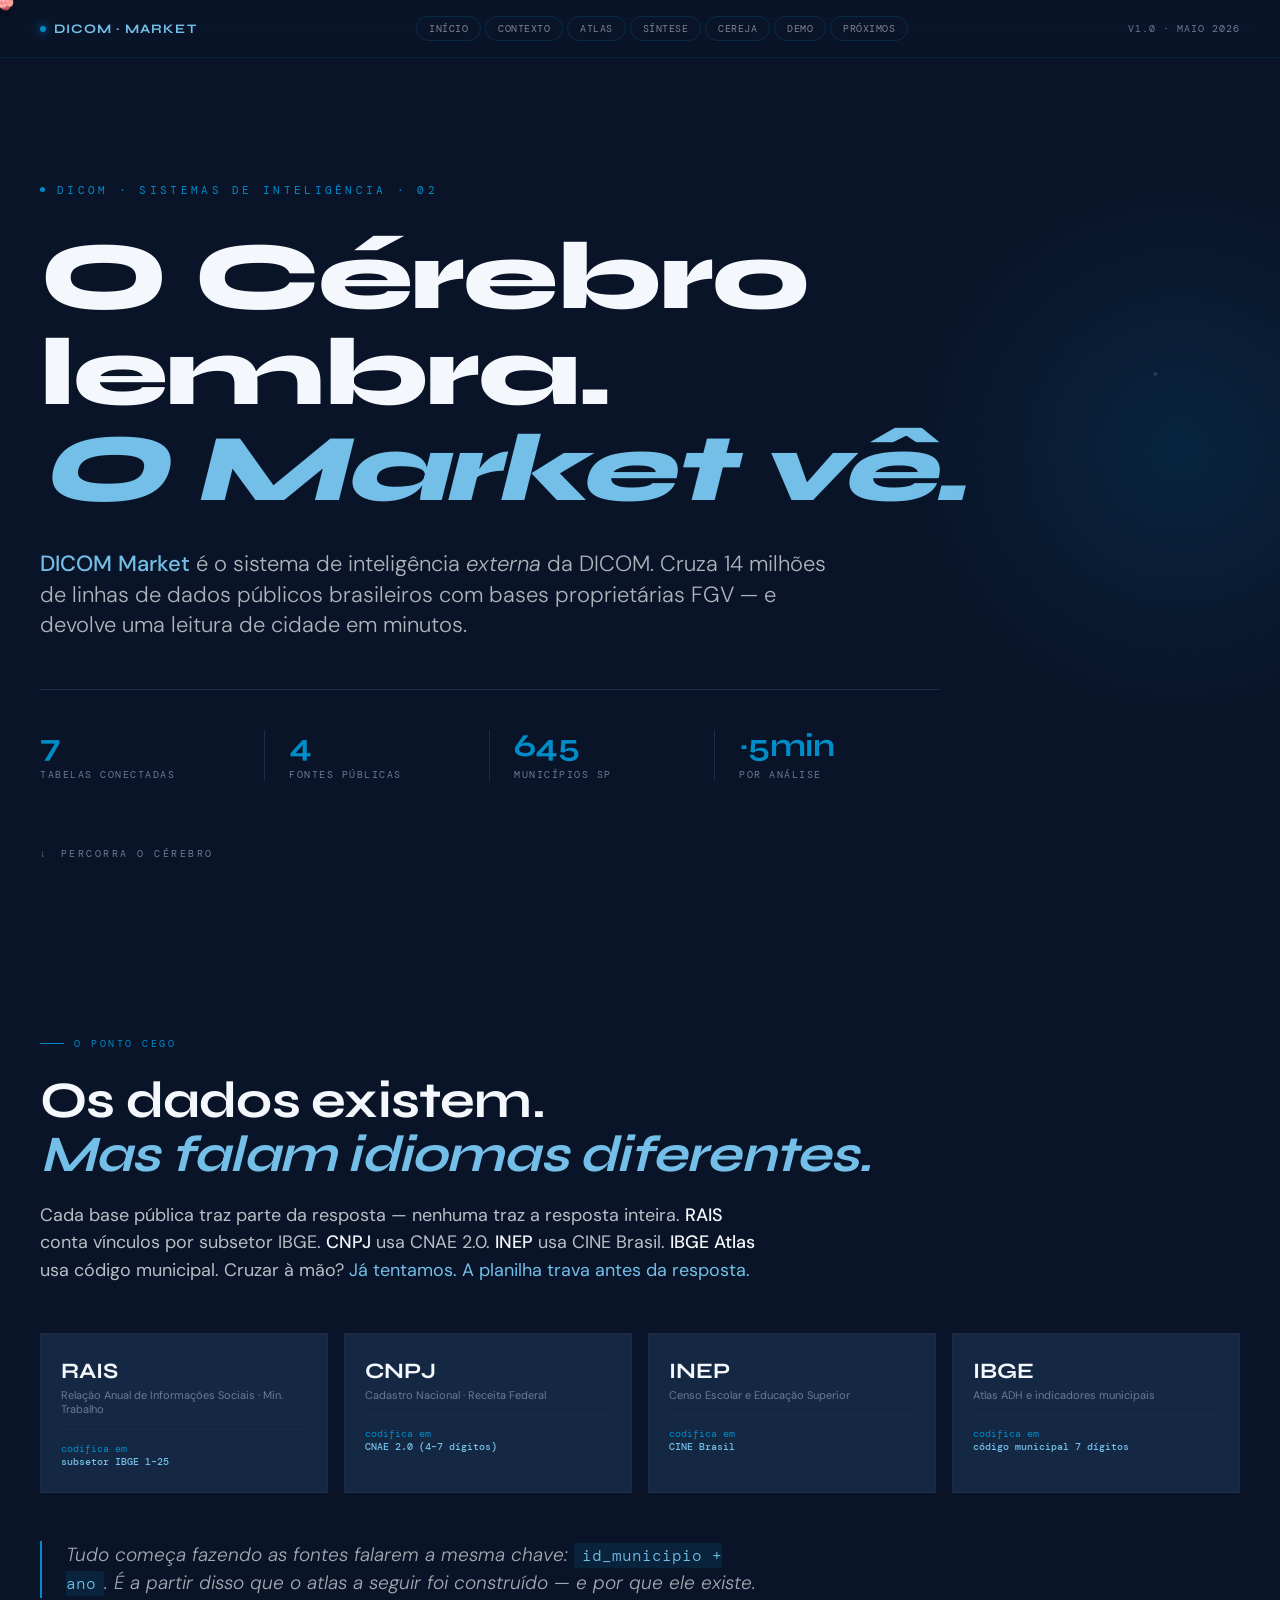
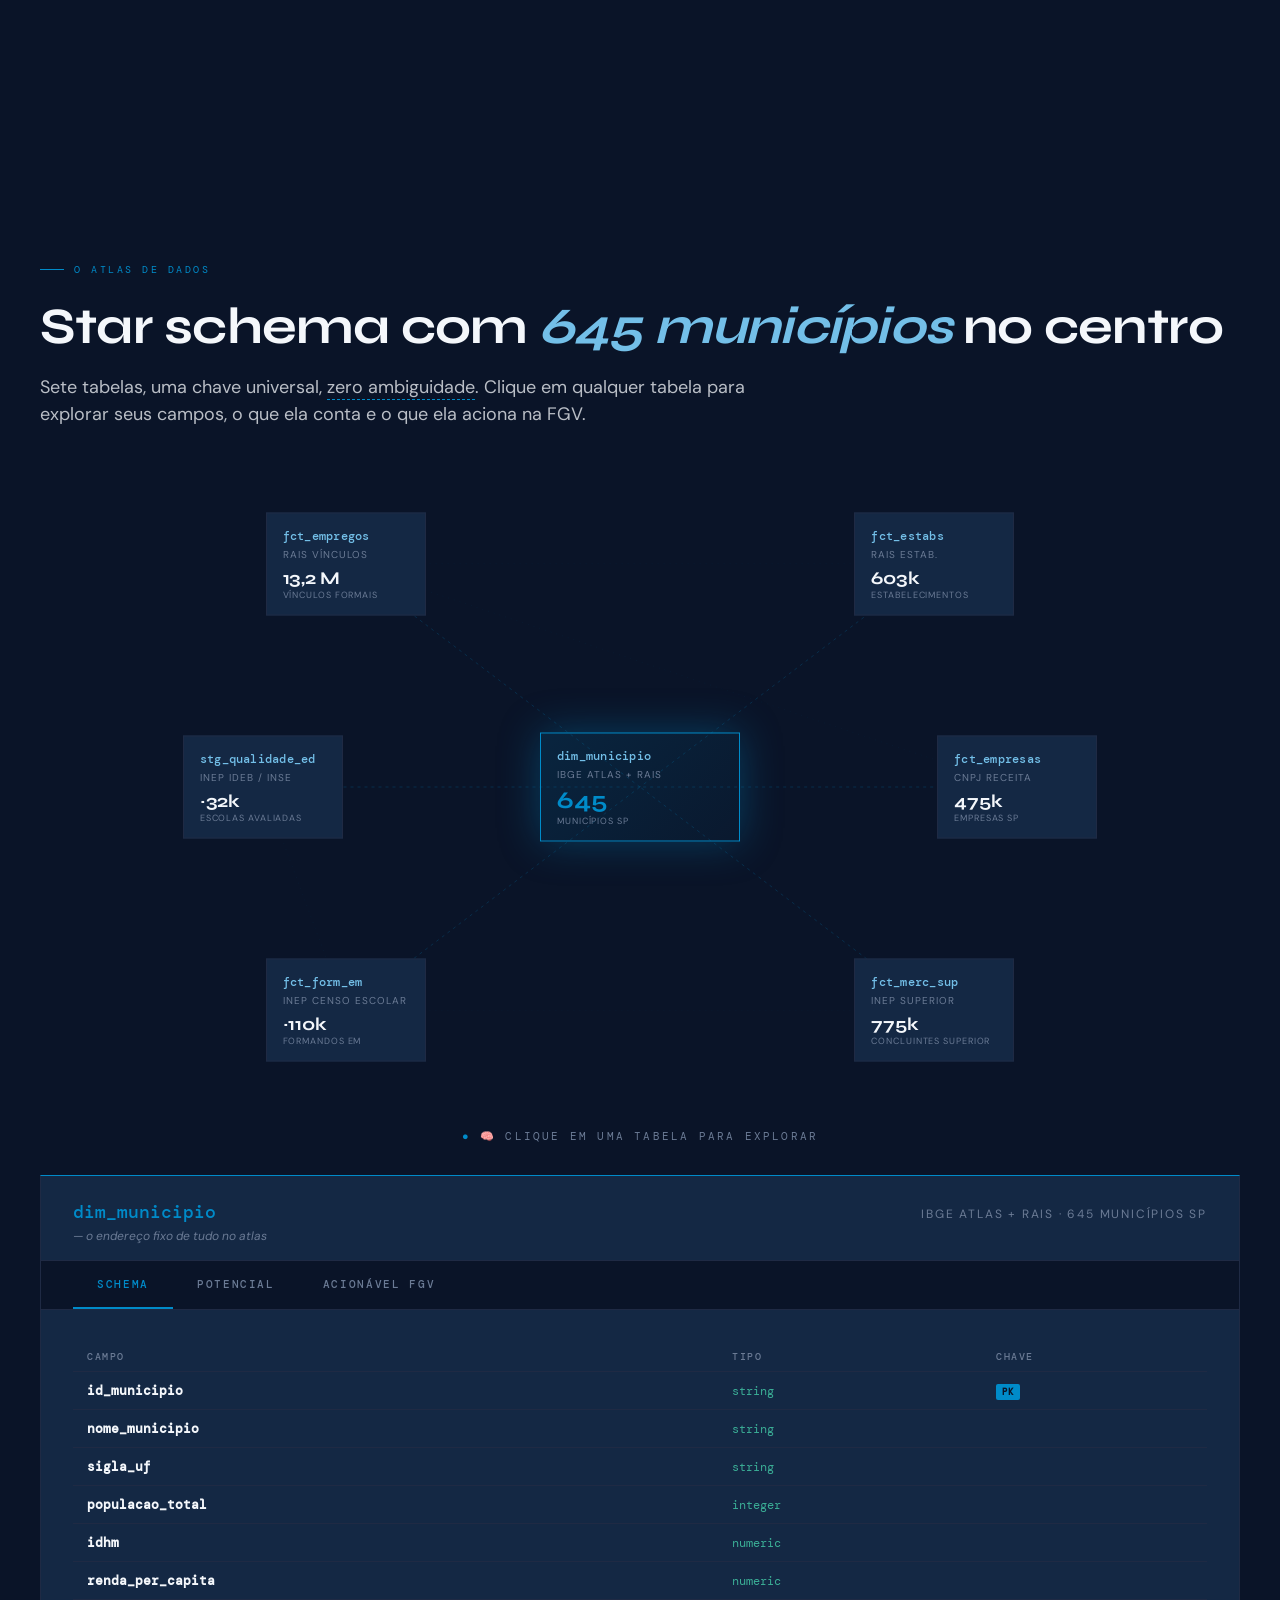
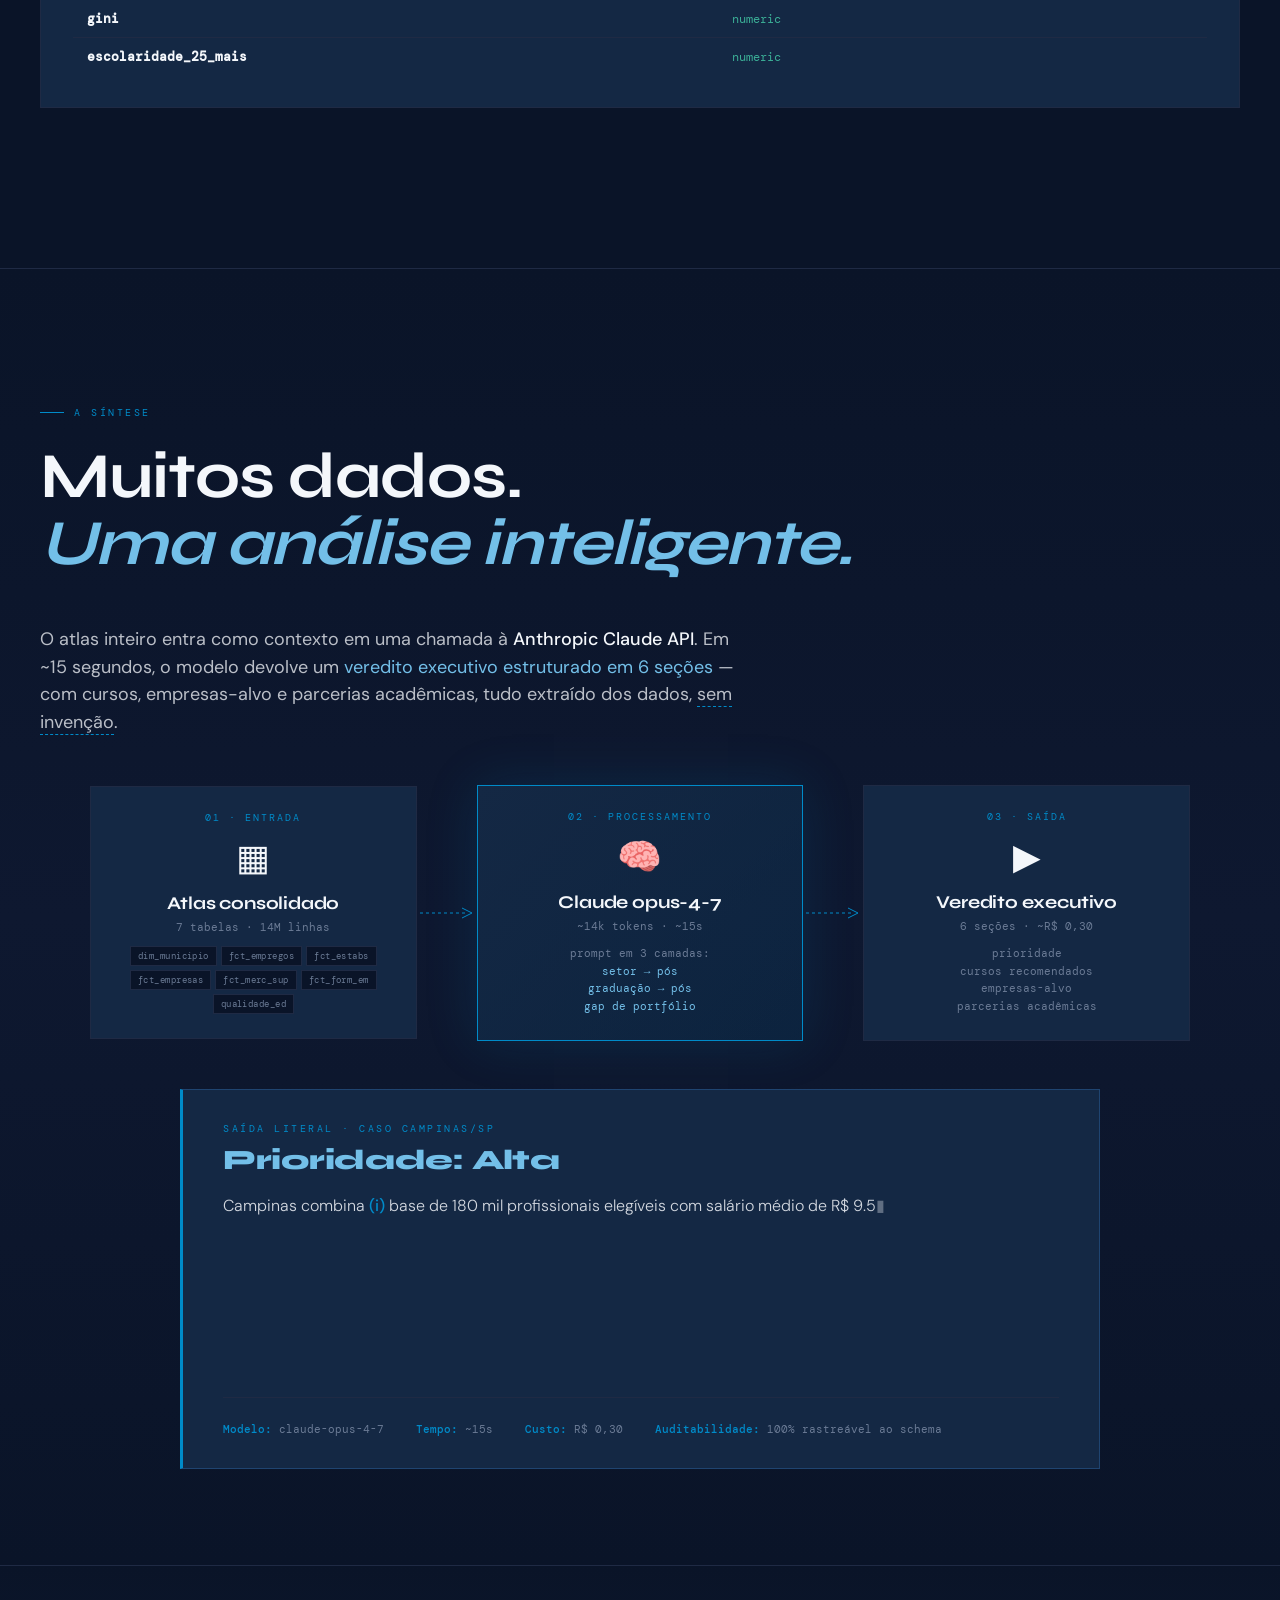
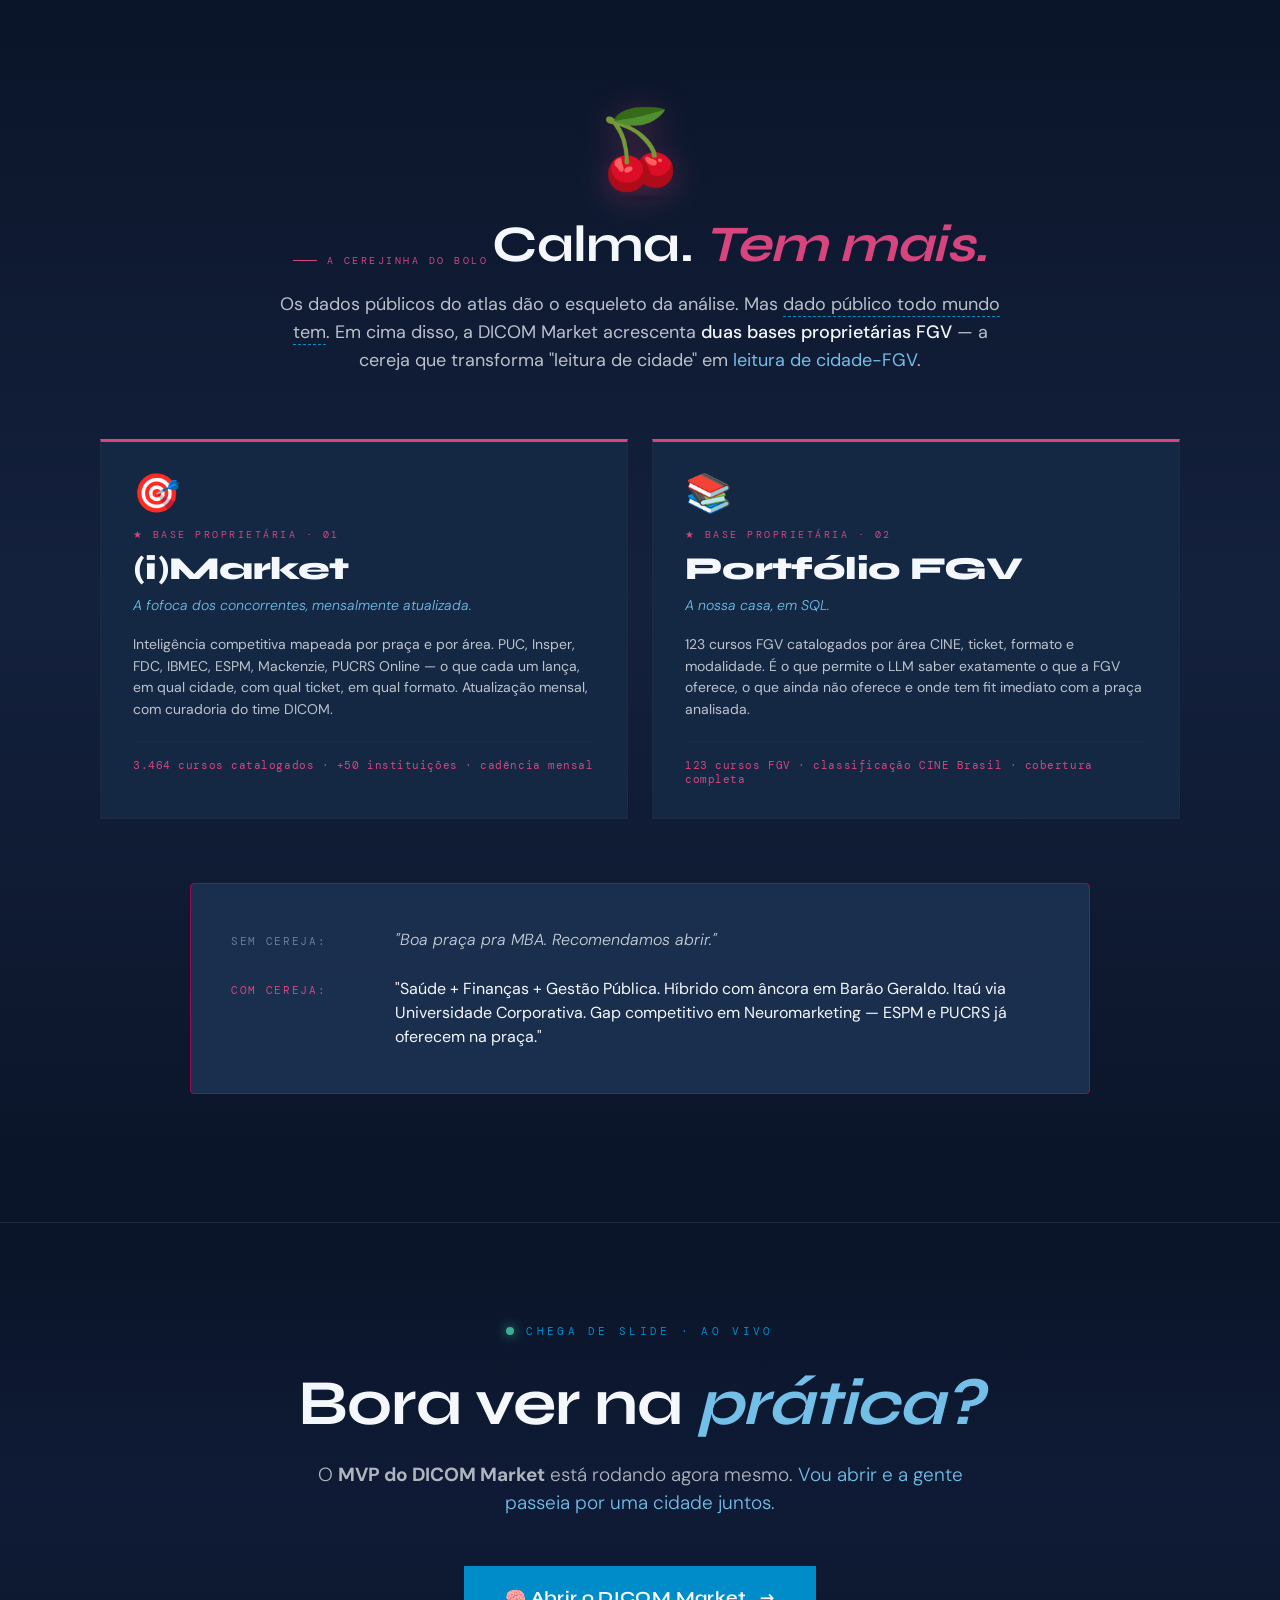
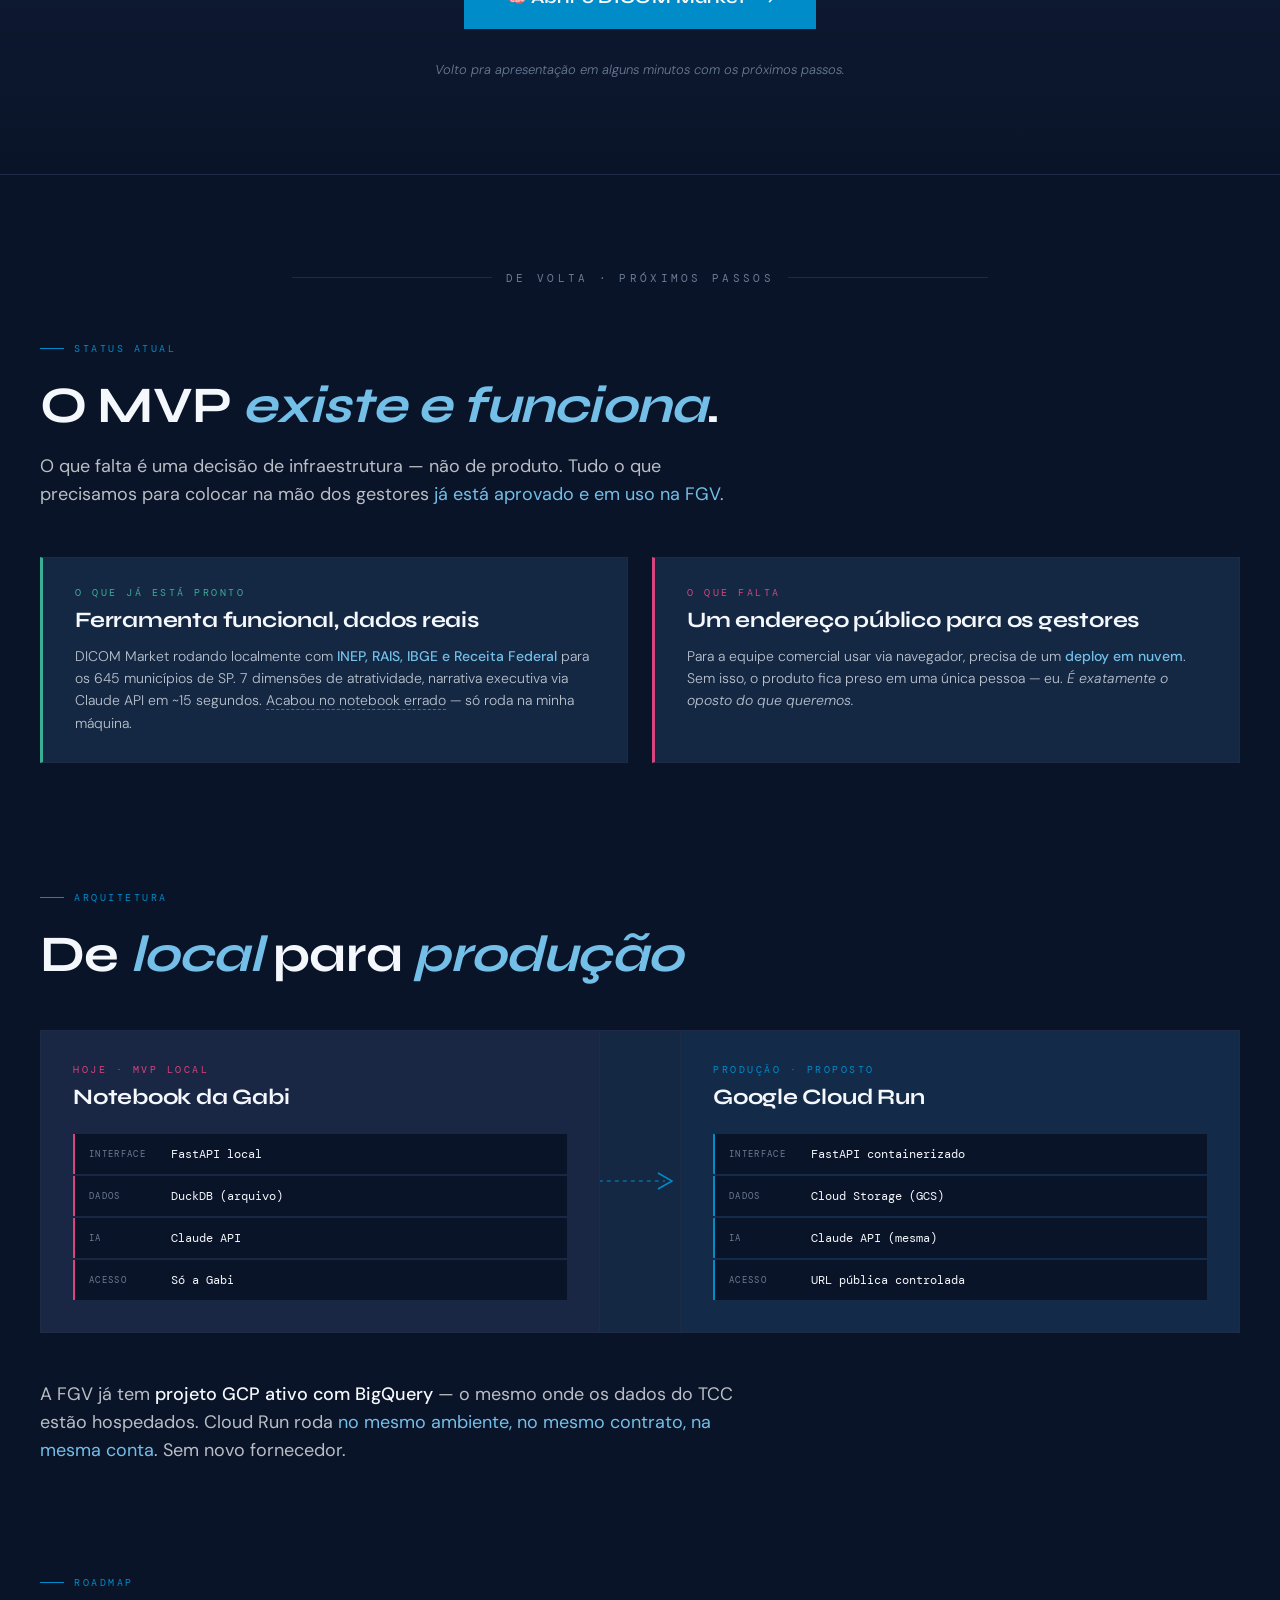
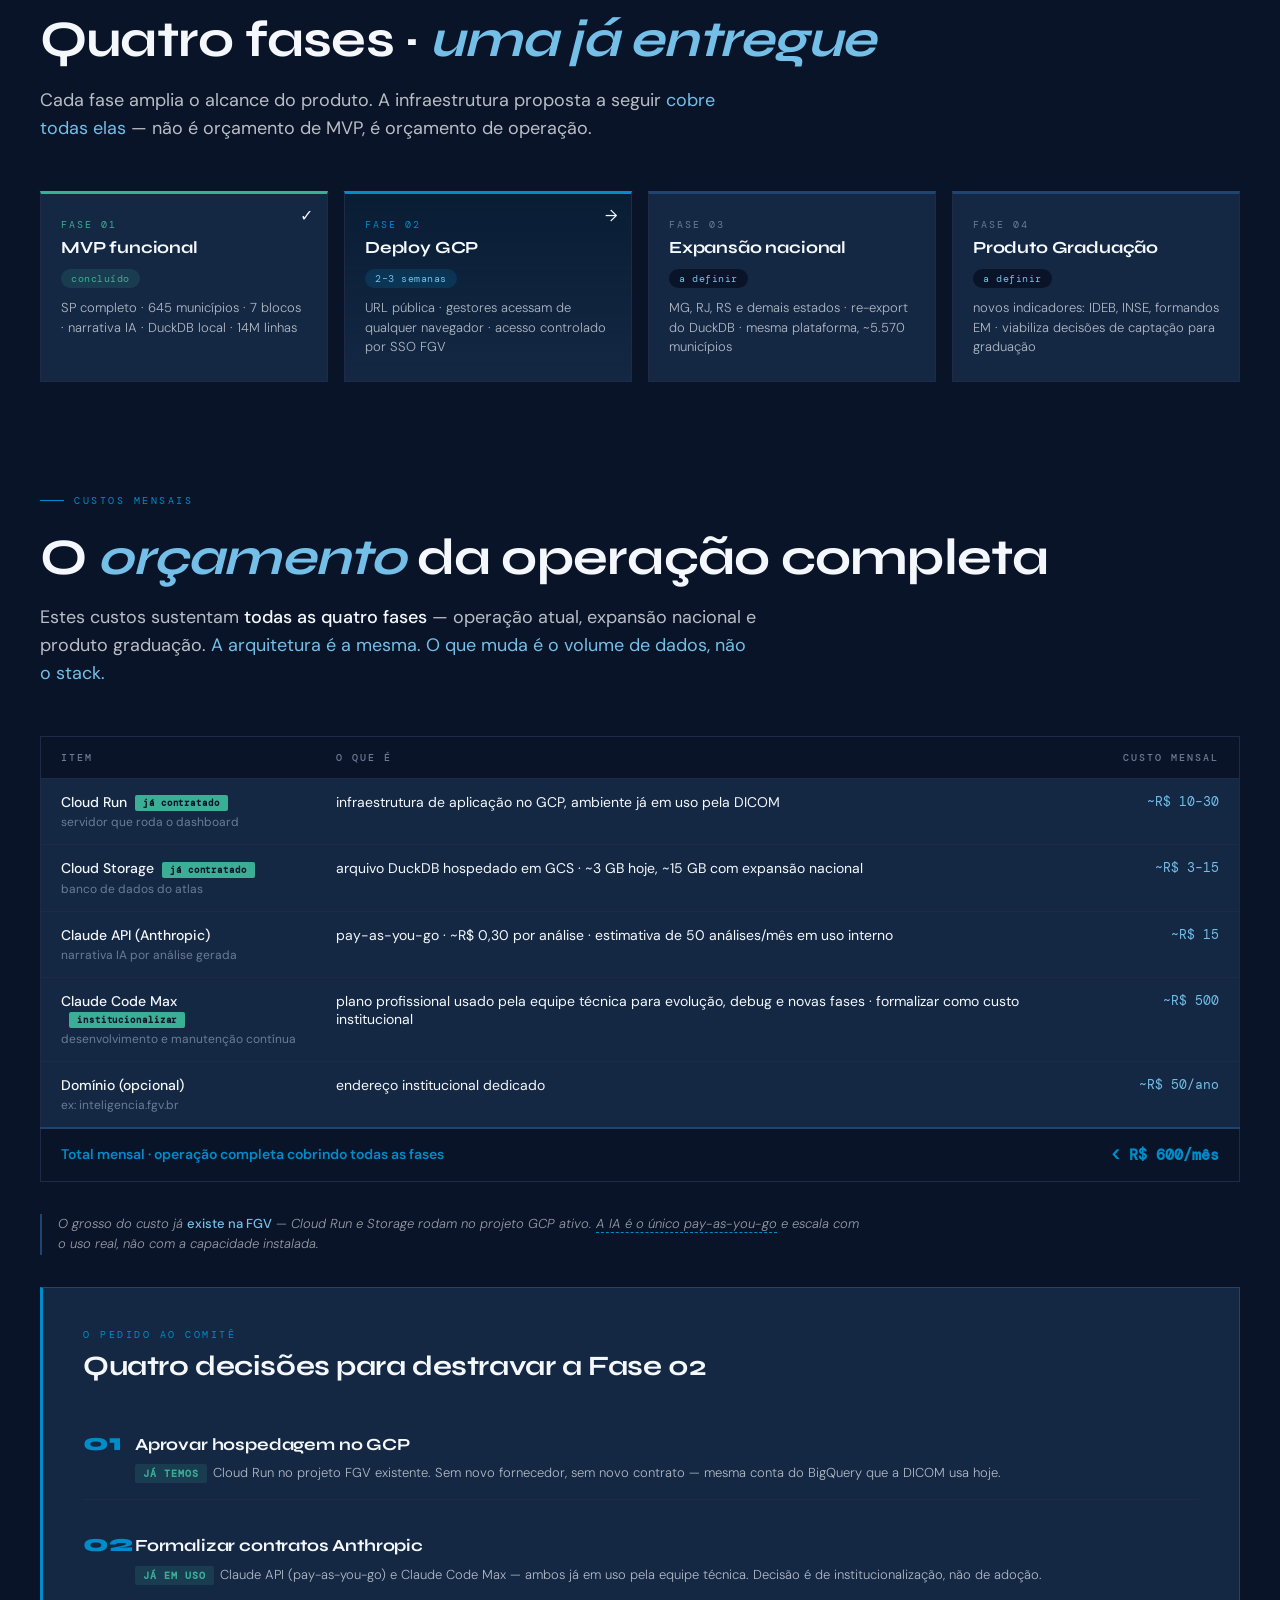
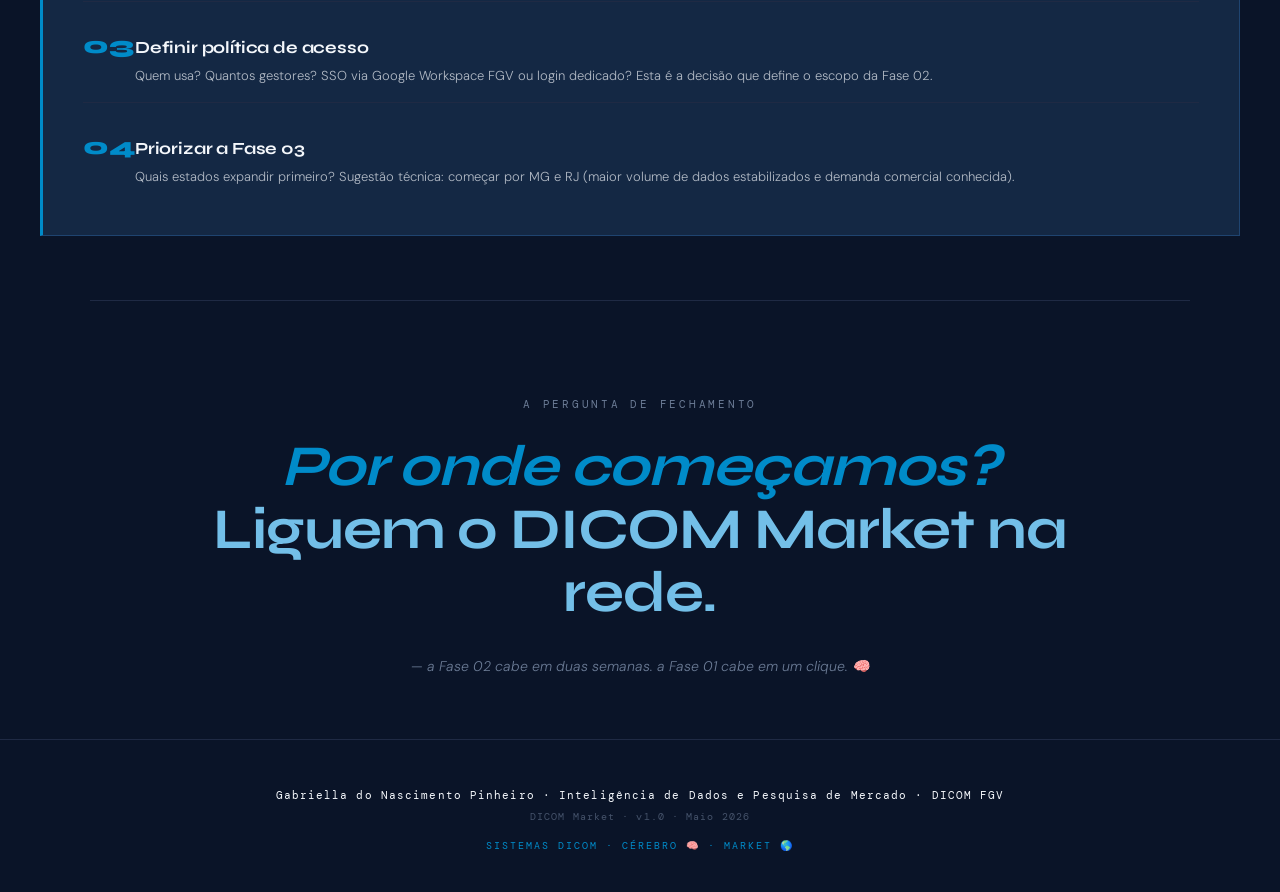
<file: dicom_market.html>
<!DOCTYPE html>
<html lang="pt-BR">
<head>
<meta charset="UTF-8">
<meta name="viewport" content="width=device-width, initial-scale=1.0">
<title>DICOM Market · Inteligência de Mercado FGV</title>
<link href="https://fonts.googleapis.com/css2?family=Syne:wght@400;600;700;800&family=DM+Sans:wght@300;400;500;600&family=DM+Mono:wght@400;500&display=swap" rel="stylesheet">
<style>
:root {
  --ink:          #0A1428;
  --ink-soft:     #142844;
  --ink-card:     #1A2F4D;
  --paper:        #F4F7FB;
  --azul-escuro:  #003A79;
  --azul-claro:   #008BC9;
  --azul-celeste: #73BFE8;
  --azul-dim:     #1F4470;
  --vinho:        #9B0A51;
  --vinho-light:  #D6457E;
  --turquesa:     #3BAE96;
  --gray:         #6B7B95;
  --gray-line:    #1F2A44;
}

* { box-sizing: border-box; margin: 0; padding: 0; }

html { scroll-behavior: smooth; }

body {
  font-family: 'DM Sans', sans-serif;
  background: var(--ink);
  color: var(--paper);
  overflow-x: hidden;
  font-weight: 400;
  cursor: none;
}

a { color: inherit; text-decoration: none; cursor: none; }
button { cursor: none; font-family: inherit; }

/* ============================================================
   CURSOR — CÉREBRO 🧠
   ============================================================ */
.cursor-brain {
  position: fixed;
  pointer-events: none;
  z-index: 9999;
  font-size: 24px;
  transform: translate(-50%, -50%);
  transition: transform .18s cubic-bezier(.4, 1.4, .5, 1), filter .25s;
  filter: drop-shadow(0 3px 5px rgba(0,0,0,.55));
  user-select: none;
  will-change: transform, left, top;
}
.cursor-brain.active {
  transform: translate(-50%, -50%) scale(1.4) rotate(-8deg);
}
.cursor-trail {
  position: fixed;
  pointer-events: none;
  z-index: 9998;
  width: 38px; height: 38px;
  border: 1px solid var(--azul-claro);
  border-radius: 50%;
  transform: translate(-50%, -50%);
  transition: transform .35s ease, width .25s, height .25s, opacity .25s;
  opacity: .25;
}
.cursor-trail.active {
  width: 60px; height: 60px;
  border-color: var(--azul-celeste);
  opacity: .55;
}

/* ============================================================
   PROGRESS BAR
   ============================================================ */
.progress-bar {
  position: fixed;
  top: 0; left: 0;
  height: 2px;
  background: var(--azul-claro);
  z-index: 1000;
  transition: width .1s;
  width: 0;
}

/* ============================================================
   NAV
   ============================================================ */
nav {
  position: fixed;
  top: 0; left: 0; right: 0;
  z-index: 500;
  display: flex;
  align-items: center;
  justify-content: space-between;
  padding: 1rem 2.5rem;
  background: rgba(10, 20, 40, .85);
  backdrop-filter: blur(12px);
  border-bottom: 1px solid rgba(0, 139, 201, .12);
}
.nav-brand {
  font-family: 'Syne', sans-serif;
  font-weight: 700;
  font-size: 13px;
  letter-spacing: .08em;
  color: var(--azul-celeste);
  text-transform: uppercase;
  display: flex;
  align-items: center;
  gap: 8px;
}
.nav-brand .brand-mark {
  display: inline-block;
  width: 6px; height: 6px;
  background: var(--azul-claro);
  border-radius: 50%;
  box-shadow: 0 0 8px var(--azul-claro);
}
.nav-meta {
  font-family: 'DM Mono', monospace;
  font-size: 10px;
  color: var(--gray);
  letter-spacing: .1em;
  text-transform: uppercase;
}
.nav-pills { display: flex; gap: 4px; }
.nav-pill {
  font-family: 'DM Mono', monospace;
  font-size: 10px;
  padding: 5px 12px;
  border-radius: 16px;
  border: 1px solid rgba(0, 139, 201, .2);
  color: rgba(244, 247, 251, .5);
  text-transform: uppercase;
  letter-spacing: .05em;
  transition: all .2s;
}
.nav-pill:hover {
  color: var(--azul-celeste);
  border-color: var(--azul-claro);
}

/* ============================================================
   ESTRUTURA GLOBAL
   ============================================================ */
section {
  padding: 7rem 2.5rem 5rem;
  max-width: 1280px;
  margin: 0 auto;
  position: relative;
}

.section-tag {
  font-family: 'DM Mono', monospace;
  font-size: 10px;
  letter-spacing: .25em;
  color: var(--azul-claro);
  text-transform: uppercase;
  margin-bottom: 1.5rem;
  display: inline-flex;
  align-items: center;
  gap: 10px;
}
.section-tag::before {
  content: "";
  width: 24px;
  height: 1px;
  background: var(--azul-claro);
  display: inline-block;
}

h1 {
  font-family: 'Syne', sans-serif;
  font-weight: 800;
  font-size: clamp(2.5rem, 6vw, 5rem);
  line-height: 1;
  letter-spacing: -0.02em;
  margin-bottom: 1.5rem;
}
h1 em {
  color: var(--azul-celeste);
  font-style: italic;
}
h2 {
  font-family: 'Syne', sans-serif;
  font-weight: 700;
  font-size: clamp(2rem, 4vw, 3.5rem);
  line-height: 1.05;
  letter-spacing: -0.015em;
  margin-bottom: 1.25rem;
}
h2 em {
  color: var(--azul-celeste);
  font-style: italic;
}
.lede {
  font-size: 18px;
  line-height: 1.55;
  color: rgba(244, 247, 251, .75);
  max-width: 720px;
  margin-bottom: 3rem;
}
.lede strong { color: var(--paper); font-weight: 500; }
.lede em { color: var(--azul-celeste); font-style: normal; }

.mono { font-family: 'DM Mono', monospace; font-size: .92em; color: var(--azul-celeste); }

/* Tooltip de piada estilo Cérebro DICOM */
.piada {
  position: relative;
  border-bottom: 1px dashed var(--azul-claro);
  cursor: help;
}
.piada::after {
  content: attr(data-piada);
  position: absolute;
  bottom: calc(100% + 12px);
  left: 50%;
  transform: translateX(-50%) translateY(6px);
  background: var(--ink-card);
  color: var(--azul-celeste);
  padding: 8px 14px;
  border-radius: 4px;
  font-family: 'DM Sans', sans-serif;
  font-size: 12px;
  font-weight: 400;
  font-style: normal;
  white-space: nowrap;
  border: 1px solid var(--azul-dim);
  pointer-events: none;
  opacity: 0;
  transition: opacity .25s, transform .25s;
  box-shadow: 0 4px 12px rgba(0,0,0,.4);
  z-index: 50;
}
.piada:hover::after {
  opacity: 1;
  transform: translateX(-50%) translateY(0);
}

/* ============================================================
   HERO
   ============================================================ */
.hero {
  min-height: 100vh;
  display: flex;
  flex-direction: column;
  justify-content: center;
  position: relative;
  padding-top: 9rem;
}

.hero-eyebrow {
  font-family: 'DM Mono', monospace;
  font-size: 11px;
  letter-spacing: .3em;
  color: var(--azul-claro);
  text-transform: uppercase;
  margin-bottom: 2rem;
  display: flex;
  align-items: center;
  gap: 12px;
}
.hero-eyebrow .dot {
  width: 5px; height: 5px;
  background: var(--azul-claro);
  border-radius: 50%;
  animation: pulse-dot 2s ease-in-out infinite;
}
@keyframes pulse-dot {
  0%, 100% { opacity: .3; transform: scale(.8); }
  50% { opacity: 1; transform: scale(1.2); box-shadow: 0 0 12px var(--azul-claro); }
}

.hero h1 {
  font-size: clamp(3rem, 7.5vw, 6.5rem);
  margin-bottom: 2rem;
}

.hero-sub {
  font-size: 22px;
  line-height: 1.4;
  color: rgba(244, 247, 251, .7);
  max-width: 800px;
  margin-bottom: 3rem;
  font-weight: 300;
}
.hero-sub strong { color: var(--azul-celeste); font-weight: 500; }

.hero-stats {
  display: grid;
  grid-template-columns: repeat(4, 1fr);
  gap: 0;
  border-top: 1px solid var(--gray-line);
  padding-top: 2.5rem;
  max-width: 900px;
}
.hero-stat {
  border-right: 1px solid var(--gray-line);
  padding: 0 1.5rem;
}
.hero-stat:last-child { border-right: none; }
.hero-stat:first-child { padding-left: 0; }

.hero-stat-num {
  font-family: 'Syne', sans-serif;
  font-size: 32px;
  font-weight: 700;
  color: var(--azul-claro);
  letter-spacing: -0.02em;
  line-height: 1;
  margin-bottom: 6px;
}
.hero-stat-label {
  font-family: 'DM Mono', monospace;
  font-size: 10px;
  text-transform: uppercase;
  letter-spacing: .15em;
  color: var(--gray);
}

.scroll-hint {
  position: absolute;
  bottom: 2.5rem;
  left: 2.5rem;
  font-family: 'DM Mono', monospace;
  font-size: 10px;
  text-transform: uppercase;
  letter-spacing: .25em;
  color: var(--gray);
  display: flex;
  align-items: center;
  gap: 12px;
  animation: pulse-scroll 2.5s ease-in-out infinite;
}
@keyframes pulse-scroll {
  0%, 100% { opacity: .4; transform: translateY(0); }
  50% { opacity: 1; transform: translateY(4px); }
}

/* Background accent for hero */
.hero-bg {
  position: absolute;
  top: 50%; right: -200px;
  transform: translateY(-50%);
  width: 600px; height: 600px;
  pointer-events: none;
  opacity: .35;
}

/* ============================================================
   PROBLEM SECTION
   ============================================================ */
.problem {
  padding-top: 8rem;
  padding-bottom: 8rem;
}

.sources-flow {
  display: grid;
  grid-template-columns: repeat(4, 1fr);
  gap: 1rem;
  margin: 3rem 0;
}
.source-card {
  border: 1px solid var(--gray-line);
  padding: 1.5rem 1.25rem;
  background: var(--ink-soft);
  position: relative;
  transition: all .3s;
}
.source-card:hover {
  border-color: var(--azul-claro);
  transform: translateY(-3px);
  box-shadow: 0 8px 24px rgba(0, 139, 201, .12);
}
.source-card .src-name {
  font-family: 'Syne', sans-serif;
  font-size: 22px;
  font-weight: 700;
  color: var(--paper);
  margin-bottom: 4px;
}
.source-card .src-full {
  font-size: 11px;
  color: var(--gray);
  margin-bottom: 12px;
  line-height: 1.3;
}
.source-card .src-coding {
  font-family: 'DM Mono', monospace;
  font-size: 10px;
  color: var(--azul-claro);
  padding-top: 12px;
  border-top: 1px solid var(--gray-line);
}
.source-card .src-coding strong { color: var(--azul-celeste); font-weight: 500; }

.bridge-text {
  font-size: 19px;
  line-height: 1.5;
  color: rgba(244, 247, 251, .65);
  max-width: 720px;
  border-left: 2px solid var(--azul-claro);
  padding-left: 1.5rem;
  margin-top: 2rem;
  font-style: italic;
  font-weight: 300;
}
.bridge-text .mono {
  background: rgba(0, 139, 201, .12);
  padding: 2px 8px;
  border-radius: 3px;
  font-style: normal;
  font-size: 16px;
}

/* ============================================================
   EXPLORER SECTION (CENTERPIECE)
   ============================================================ */
.explorer {
  padding-top: 8rem;
  padding-bottom: 6rem;
}

.schema-stage {
  position: relative;
  width: 100%;
  height: 620px;
  margin: 3rem auto 2rem;
  max-width: 920px;
}

.connections {
  position: absolute;
  inset: 0;
  width: 100%;
  height: 100%;
  pointer-events: none;
}

.table-card {
  position: absolute;
  background: var(--ink-soft);
  border: 1px solid var(--gray-line);
  padding: 14px 16px;
  transition: all .3s ease;
  z-index: 2;
  min-width: 160px;
}
.table-card.center {
  border: 1px solid var(--azul-claro);
  background: linear-gradient(135deg, var(--ink-soft), rgba(0, 139, 201, .08));
  min-width: 200px;
  box-shadow: 0 0 40px rgba(0, 139, 201, .18);
}
.table-card:hover {
  border-color: var(--azul-celeste);
  transform: translate(-50%, -50%) scale(1.05) !important;
  z-index: 5;
}
.table-card.selected {
  border-color: var(--azul-claro);
  background: linear-gradient(135deg, rgba(0, 139, 201, .14), rgba(0, 139, 201, .04));
  box-shadow: 0 0 40px rgba(0, 139, 201, .35);
  z-index: 4;
}
.table-card.dimmed { opacity: .35; }

.table-name {
  font-family: 'DM Mono', monospace;
  font-size: 12px;
  font-weight: 500;
  color: var(--azul-celeste);
  margin-bottom: 4px;
  letter-spacing: .02em;
}
.table-source {
  font-size: 10px;
  color: var(--gray);
  text-transform: uppercase;
  letter-spacing: .1em;
  margin-bottom: 8px;
}
.table-rows {
  font-family: 'Syne', sans-serif;
  font-size: 18px;
  font-weight: 700;
  color: var(--paper);
  letter-spacing: -0.01em;
  line-height: 1;
  margin-bottom: 2px;
}
.table-card.center .table-rows {
  font-size: 24px;
  color: var(--azul-claro);
}
.table-rows-label {
  font-size: 9px;
  color: var(--gray);
  text-transform: uppercase;
  letter-spacing: .1em;
}

.click-hint {
  text-align: center;
  font-family: 'DM Mono', monospace;
  font-size: 11px;
  color: var(--gray);
  text-transform: uppercase;
  letter-spacing: .2em;
  margin-bottom: 2rem;
}
.click-hint .blink {
  color: var(--azul-claro);
  animation: blink 1.4s ease-in-out infinite;
}
@keyframes blink {
  0%, 100% { opacity: 1; }
  50% { opacity: .3; }
}

/* Detail panel */
.detail-panel {
  background: var(--ink-soft);
  border: 1px solid var(--gray-line);
  border-top: 1px solid var(--azul-claro);
  margin-top: 2rem;
  overflow: hidden;
}

.detail-header {
  display: flex;
  align-items: baseline;
  justify-content: space-between;
  padding: 1.5rem 2rem 1rem;
  border-bottom: 1px solid var(--gray-line);
  flex-wrap: wrap;
  gap: 1rem;
}
.detail-name {
  font-family: 'DM Mono', monospace;
  font-size: 18px;
  font-weight: 500;
  color: var(--azul-claro);
}
.detail-tagline {
  font-size: 12px;
  color: var(--gray);
  font-style: italic;
  margin-top: 4px;
}
.detail-source {
  font-size: 12px;
  color: var(--gray);
  text-transform: uppercase;
  letter-spacing: .15em;
}

.detail-tabs {
  display: flex;
  border-bottom: 1px solid var(--gray-line);
  padding: 0 2rem;
  gap: 0;
  background: var(--ink);
}
.detail-tab {
  font-family: 'DM Mono', monospace;
  font-size: 11px;
  letter-spacing: .15em;
  text-transform: uppercase;
  padding: 1rem 1.5rem;
  color: var(--gray);
  border-bottom: 2px solid transparent;
  transition: all .2s;
  background: transparent;
  border-top: none;
  border-left: none;
  border-right: none;
  font-weight: 500;
}
.detail-tab:hover { color: var(--paper); }
.detail-tab.active {
  color: var(--azul-claro);
  border-bottom-color: var(--azul-claro);
}

.detail-body {
  padding: 2rem;
  min-height: 280px;
}

.schema-table {
  width: 100%;
  border-collapse: collapse;
  font-family: 'DM Mono', monospace;
  font-size: 13px;
}
.schema-table th {
  text-align: left;
  font-size: 10px;
  text-transform: uppercase;
  letter-spacing: .15em;
  color: var(--gray);
  padding: 8px 14px;
  border-bottom: 1px solid var(--gray-line);
  font-weight: 500;
}
.schema-table td {
  padding: 10px 14px;
  border-bottom: 1px solid var(--gray-line);
  color: var(--paper);
}
.schema-table tr:last-child td { border-bottom: none; }
.schema-table .col-type { color: var(--turquesa); font-size: 12px; }
.schema-table .col-flag {
  font-size: 9px;
  background: var(--azul-claro);
  color: var(--ink);
  padding: 2px 6px;
  border-radius: 2px;
  letter-spacing: .1em;
  font-weight: 600;
}

.potential-content {
  font-size: 18px;
  line-height: 1.55;
  color: var(--paper);
  font-weight: 300;
  max-width: 720px;
}
.potential-content .accent {
  color: var(--azul-celeste);
  font-style: italic;
  font-weight: 400;
}

.actionable-list {
  list-style: none;
  display: grid;
  gap: 1rem;
}
.actionable-list li {
  display: grid;
  grid-template-columns: 32px 1fr;
  gap: 16px;
  padding: 1rem 1.25rem;
  background: var(--ink);
  border-left: 2px solid var(--azul-dim);
  font-size: 14px;
  line-height: 1.5;
  color: rgba(244, 247, 251, .85);
  transition: all .2s;
}
.actionable-list li:hover {
  border-left-color: var(--azul-claro);
  background: rgba(0, 139, 201, .04);
}
.actionable-num {
  font-family: 'DM Mono', monospace;
  color: var(--azul-claro);
  font-size: 12px;
  letter-spacing: .1em;
}

/* ============================================================
   SYNTHESIS SECTION
   ============================================================ */
.synthesis {
  background: linear-gradient(180deg, var(--ink) 0%, #0E1830 50%, var(--ink) 100%);
  padding-top: 8rem;
  padding-bottom: 6rem;
  margin-top: 4rem;
  border-top: 1px solid var(--gray-line);
  border-bottom: 1px solid var(--gray-line);
}

.synthesis h2 {
  font-size: clamp(2.5rem, 5vw, 4.5rem);
  margin-bottom: 3rem;
}

.flow-diagram {
  display: grid;
  grid-template-columns: 1fr 60px 1fr 60px 1fr;
  gap: 0;
  align-items: center;
  margin: 3rem auto;
  max-width: 1100px;
}

.flow-stage {
  background: var(--ink-soft);
  border: 1px solid var(--gray-line);
  padding: 1.5rem;
  text-align: center;
  min-height: 220px;
  display: flex;
  flex-direction: column;
  justify-content: center;
  position: relative;
}
.flow-stage.llm {
  border-color: var(--azul-claro);
  background: linear-gradient(135deg, var(--ink-soft), rgba(0, 139, 201, .1));
  box-shadow: 0 0 50px rgba(0, 139, 201, .15);
}

.flow-stage-tag {
  font-family: 'DM Mono', monospace;
  font-size: 10px;
  letter-spacing: .2em;
  color: var(--azul-claro);
  text-transform: uppercase;
  margin-bottom: 1rem;
}

.flow-stage-icon {
  font-size: 36px;
  line-height: 1;
  margin-bottom: 1rem;
}

.flow-stage-title {
  font-family: 'Syne', sans-serif;
  font-size: 18px;
  font-weight: 700;
  color: var(--paper);
  margin-bottom: 6px;
  letter-spacing: -0.01em;
}
.flow-stage-meta {
  font-family: 'DM Mono', monospace;
  font-size: 11px;
  color: var(--gray);
}

.flow-arrow {
  display: flex;
  align-items: center;
  justify-content: center;
  position: relative;
  height: 60px;
}
.flow-arrow svg { width: 100%; height: 100%; }

.tables-mini {
  display: flex;
  flex-wrap: wrap;
  gap: 4px;
  justify-content: center;
}
.tables-mini .tm {
  font-family: 'DM Mono', monospace;
  font-size: 9px;
  background: var(--ink);
  padding: 3px 7px;
  border: 1px solid var(--gray-line);
  color: var(--gray);
  letter-spacing: .05em;
}

.verdict-card {
  background: var(--ink-soft);
  border: 1px solid var(--azul-dim);
  border-left: 3px solid var(--azul-claro);
  padding: 2rem 2.5rem;
  margin-top: 3rem;
  max-width: 920px;
  margin-left: auto;
  margin-right: auto;
}
.verdict-eyebrow {
  font-family: 'DM Mono', monospace;
  font-size: 10px;
  letter-spacing: .25em;
  color: var(--azul-claro);
  text-transform: uppercase;
  margin-bottom: 8px;
}
.verdict-priority {
  font-family: 'Syne', sans-serif;
  font-size: 28px;
  font-weight: 800;
  color: var(--azul-celeste);
  margin-bottom: 1rem;
  letter-spacing: -0.01em;
}
.verdict-body {
  font-size: 16px;
  line-height: 1.65;
  color: rgba(244, 247, 251, .85);
  font-weight: 300;
  min-height: 180px;
}
.verdict-body strong { color: var(--azul-claro); font-weight: 500; }

.verdict-meta {
  display: flex;
  gap: 2rem;
  margin-top: 1.5rem;
  padding-top: 1.5rem;
  border-top: 1px solid var(--gray-line);
  font-family: 'DM Mono', monospace;
  font-size: 11px;
  color: var(--gray);
  flex-wrap: wrap;
}
.verdict-meta span strong { color: var(--azul-claro); font-weight: 500; }

/* ============================================================
   CEREJA DO BOLO 🍒
   ============================================================ */
.cereja {
  background: linear-gradient(180deg, var(--ink) 0%, #14213D 50%, var(--ink) 100%);
  padding-top: 6rem;
  padding-bottom: 8rem;
  position: relative;
  overflow: hidden;
}

.cereja::before {
  content: "";
  position: absolute;
  top: 0; left: 50%;
  transform: translateX(-50%);
  width: 1px; height: 80px;
  background: linear-gradient(to bottom, transparent, var(--vinho-light));
  opacity: 0;
  transition: opacity .8s;
}
.cereja.cherry-active::before {
  opacity: .4;
  animation: trail-fade 1.2s ease-out forwards;
}
@keyframes trail-fade {
  0%   { opacity: 0; height: 0; }
  60%  { opacity: .6; height: 200px; }
  100% { opacity: 0; height: 200px; }
}

.cherry-stage {
  position: relative;
  height: 140px;
  display: flex;
  flex-direction: column;
  align-items: center;
  justify-content: flex-end;
  margin-bottom: 1rem;
}

.cherry-emoji {
  font-size: 76px;
  line-height: 1;
  filter: drop-shadow(0 6px 16px rgba(214, 69, 126, .35));
  user-select: none;
  opacity: 0;
  position: relative;
}
.cereja.cherry-active .cherry-emoji {
  animation: cherryDrop 1.4s cubic-bezier(.34, 1.6, .54, 1) forwards;
}
@keyframes cherryDrop {
  0%   { transform: translateY(-280px) rotate(-30deg) scale(.5); opacity: 0; }
  35%  { opacity: 1; }
  70%  { transform: translateY(18px) rotate(12deg) scale(1.08); opacity: 1; }
  85%  { transform: translateY(-8px) rotate(-3deg) scale(1); }
  100% { transform: translateY(0) rotate(0) scale(1); opacity: 1; }
}

.cherry-shadow {
  width: 60px;
  height: 8px;
  background: radial-gradient(ellipse, rgba(0,0,0,.5), transparent 70%);
  margin-top: 6px;
  opacity: 0;
  transform-origin: center;
}
.cereja.cherry-active .cherry-shadow {
  animation: shadowPulse 1.4s ease-out forwards;
}
@keyframes shadowPulse {
  0%, 50% { opacity: 0; transform: scaleX(.3); }
  72%     { opacity: .6; transform: scaleX(1.4); }
  88%     { opacity: .3; transform: scaleX(.85); }
  100%    { opacity: .45; transform: scaleX(1); }
}

.cereja .section-tag { color: var(--vinho-light); }
.cereja .section-tag::before { background: var(--vinho-light); }
.cereja h2 em { color: var(--vinho-light); }

.cereja-intro {
  text-align: center;
  margin-bottom: 4rem;
}
.cereja-intro h2 { display: inline-block; }
.cereja-intro .lede { margin-left: auto; margin-right: auto; }

.cherry-cards {
  display: grid;
  grid-template-columns: 1fr 1fr;
  gap: 1.5rem;
  margin-bottom: 4rem;
  max-width: 1080px;
  margin-left: auto;
  margin-right: auto;
}

.proprietary-card {
  background: var(--ink-soft);
  border: 1px solid var(--gray-line);
  border-top: 3px solid var(--vinho-light);
  padding: 2rem;
  position: relative;
  transition: all .3s;
}
.proprietary-card:hover {
  transform: translateY(-4px);
  box-shadow: 0 12px 32px rgba(155, 10, 81, .15);
  border-color: var(--vinho-light);
}

.proprietary-card .card-icon {
  font-size: 38px;
  margin-bottom: 1rem;
  line-height: 1;
}
.proprietary-card .card-tag {
  font-family: 'DM Mono', monospace;
  font-size: 10px;
  letter-spacing: .25em;
  color: var(--vinho-light);
  text-transform: uppercase;
  margin-bottom: 8px;
  display: flex;
  align-items: center;
  gap: 8px;
}
.proprietary-card .card-tag::before {
  content: "★";
  color: var(--vinho-light);
}
.proprietary-card .card-name {
  font-family: 'Syne', sans-serif;
  font-size: 32px;
  font-weight: 800;
  color: var(--paper);
  letter-spacing: -0.02em;
  margin-bottom: 8px;
}
.proprietary-card .card-tagline {
  font-style: italic;
  color: var(--azul-celeste);
  font-size: 14px;
  margin-bottom: 1.25rem;
  font-weight: 300;
}
.proprietary-card .card-detail {
  font-size: 14px;
  color: rgba(244, 247, 251, .75);
  line-height: 1.55;
  margin-bottom: 1.25rem;
}
.proprietary-card .card-stat {
  font-family: 'DM Mono', monospace;
  font-size: 11px;
  color: var(--vinho-light);
  padding-top: 1rem;
  border-top: 1px solid var(--gray-line);
  letter-spacing: .05em;
}

.cereja-conclusion {
  background: var(--ink-card);
  border: 1px solid var(--vinho);
  border-radius: 4px;
  padding: 2rem 2.5rem;
  max-width: 900px;
  margin: 0 auto;
}
.cereja-conclusion .row {
  display: grid;
  grid-template-columns: 140px 1fr;
  gap: 1.5rem;
  align-items: baseline;
  padding: 0.75rem 0;
}
.cereja-conclusion .row + .row {
  border-top: 1px solid var(--gray-line);
}
.cereja-conclusion .row .label {
  font-family: 'DM Mono', monospace;
  font-size: 11px;
  text-transform: uppercase;
  letter-spacing: .15em;
  color: var(--gray);
}
.cereja-conclusion .row .label.highlight { color: var(--vinho-light); }
.cereja-conclusion .row .value {
  font-size: 16px;
  color: rgba(244, 247, 251, .8);
  line-height: 1.5;
  font-style: italic;
  font-weight: 300;
}
.cereja-conclusion .row .value.highlight {
  color: var(--paper);
  font-style: normal;
  font-weight: 400;
}

/* ============================================================
   DEMO CTA — VAMOS VER NA PRÁTICA
   ============================================================ */
.demo-cta {
  padding: 6rem 2.5rem;
  text-align: center;
  background: linear-gradient(180deg, var(--ink) 0%, #0F1B36 50%, var(--ink) 100%);
  border-top: 1px solid var(--gray-line);
  border-bottom: 1px solid var(--gray-line);
}

.demo-cta .demo-eyebrow {
  font-family: 'DM Mono', monospace;
  font-size: 11px;
  letter-spacing: .3em;
  color: var(--azul-claro);
  text-transform: uppercase;
  margin-bottom: 2rem;
  display: inline-flex;
  align-items: center;
  gap: 12px;
}
.demo-cta .demo-eyebrow .live-dot {
  width: 8px; height: 8px;
  background: var(--turquesa);
  border-radius: 50%;
  animation: live-pulse 1.6s ease-in-out infinite;
  box-shadow: 0 0 12px var(--turquesa);
}
@keyframes live-pulse {
  0%, 100% { opacity: .5; transform: scale(.85); }
  50%      { opacity: 1; transform: scale(1.15); }
}

.demo-cta h2 {
  font-size: clamp(2.5rem, 5vw, 4.5rem);
  margin-bottom: 1.5rem;
  text-align: center;
}
.demo-cta .demo-sub {
  font-size: 19px;
  color: rgba(244, 247, 251, .7);
  max-width: 680px;
  margin: 0 auto 3rem;
  line-height: 1.5;
  font-weight: 300;
}
.demo-cta .demo-sub em { color: var(--azul-celeste); font-style: normal; }

.demo-cta .demo-btn {
  display: inline-flex;
  align-items: center;
  gap: 14px;
  padding: 1.25rem 2.5rem;
  background: var(--azul-claro);
  color: var(--paper);
  border: 1px solid var(--azul-claro);
  font-family: 'Syne', sans-serif;
  font-size: 17px;
  font-weight: 700;
  letter-spacing: .02em;
  text-decoration: none;
  text-transform: none;
  transition: all .25s;
  position: relative;
  overflow: hidden;
}
.demo-cta .demo-btn:hover {
  background: var(--azul-celeste);
  border-color: var(--azul-celeste);
  color: var(--ink);
  transform: translateY(-2px);
  box-shadow: 0 12px 28px rgba(0, 139, 201, .35);
}
.demo-cta .demo-btn .arrow {
  display: inline-block;
  transition: transform .25s;
}
.demo-cta .demo-btn:hover .arrow {
  transform: translateX(6px);
}

.demo-cta .demo-aside {
  margin-top: 2rem;
  font-family: 'DM Sans', sans-serif;
  font-size: 13px;
  color: var(--gray);
  font-style: italic;
  font-weight: 300;
}

/* ============================================================
   PRÓXIMOS PASSOS
   ============================================================ */
.next-steps {
  padding-top: 6rem;
  padding-bottom: 4rem;
}

.welcome-back {
  text-align: center;
  font-family: 'DM Mono', monospace;
  font-size: 11px;
  letter-spacing: .3em;
  color: var(--gray);
  text-transform: uppercase;
  margin-bottom: 3rem;
  display: flex;
  align-items: center;
  justify-content: center;
  gap: 14px;
}
.welcome-back::before, .welcome-back::after {
  content: "";
  flex: 1;
  height: 1px;
  background: var(--gray-line);
  max-width: 200px;
}

/* Status atual */
.status-block {
  display: grid;
  grid-template-columns: 1fr 1fr;
  gap: 1.5rem;
  margin-bottom: 4rem;
}
.status-card {
  background: var(--ink-soft);
  border: 1px solid var(--gray-line);
  padding: 1.75rem 2rem;
  border-left: 3px solid var(--turquesa);
}
.status-card.limit {
  border-left-color: var(--vinho-light);
}
.status-card .sc-tag {
  font-family: 'DM Mono', monospace;
  font-size: 10px;
  letter-spacing: .25em;
  text-transform: uppercase;
  color: var(--turquesa);
  margin-bottom: 8px;
}
.status-card.limit .sc-tag { color: var(--vinho-light); }

.status-card .sc-title {
  font-family: 'Syne', sans-serif;
  font-size: 22px;
  font-weight: 700;
  color: var(--paper);
  margin-bottom: 12px;
  letter-spacing: -0.01em;
}
.status-card .sc-body {
  font-size: 14px;
  line-height: 1.6;
  color: rgba(244, 247, 251, .75);
  font-weight: 300;
}
.status-card .sc-body strong { color: var(--azul-celeste); font-weight: 500; }

/* Arquitetura: hoje vs produção */
.arch-comparison {
  display: grid;
  grid-template-columns: 1fr 80px 1fr;
  gap: 0;
  align-items: stretch;
  margin: 3rem 0;
  background: var(--ink-soft);
  border: 1px solid var(--gray-line);
}
.arch-col {
  padding: 2rem;
}
.arch-col.now {
  background: rgba(155, 10, 81, .04);
  border-right: 1px solid var(--gray-line);
}
.arch-col.future {
  background: rgba(0, 139, 201, .04);
  border-left: 1px solid var(--gray-line);
}

.arch-col .arch-tag {
  font-family: 'DM Mono', monospace;
  font-size: 10px;
  letter-spacing: .25em;
  text-transform: uppercase;
  margin-bottom: 8px;
}
.arch-col.now .arch-tag { color: var(--vinho-light); }
.arch-col.future .arch-tag { color: var(--azul-claro); }

.arch-col .arch-heading {
  font-family: 'Syne', sans-serif;
  font-size: 22px;
  font-weight: 700;
  color: var(--paper);
  margin-bottom: 1.5rem;
  letter-spacing: -0.01em;
}

.arch-stack {
  display: flex;
  flex-direction: column;
  gap: 2px;
}
.arch-stack-row {
  display: flex;
  align-items: center;
  gap: 12px;
  padding: 12px 14px;
  background: var(--ink);
  border-left: 2px solid var(--gray-line);
  font-family: 'DM Mono', monospace;
  font-size: 12px;
  color: var(--paper);
  position: relative;
}
.arch-col.future .arch-stack-row {
  border-left-color: var(--azul-claro);
}
.arch-col.now .arch-stack-row {
  border-left-color: var(--vinho-light);
}
.arch-stack-row .layer {
  font-size: 9px;
  text-transform: uppercase;
  letter-spacing: .15em;
  color: var(--gray);
  width: 70px;
  flex-shrink: 0;
}
.arch-stack-row .tech {
  flex: 1;
}

.arch-bridge {
  display: flex;
  align-items: center;
  justify-content: center;
  position: relative;
}
.arch-bridge svg { width: 100%; height: 80px; }

/* Custos */
.cost-table {
  width: 100%;
  border-collapse: collapse;
  margin-bottom: 2rem;
  background: var(--ink-soft);
  border: 1px solid var(--gray-line);
}
.cost-table th {
  text-align: left;
  font-family: 'DM Mono', monospace;
  font-size: 10px;
  letter-spacing: .2em;
  text-transform: uppercase;
  color: var(--gray);
  padding: 14px 20px;
  border-bottom: 1px solid var(--gray-line);
  font-weight: 500;
  background: var(--ink);
}
.cost-table th:last-child { text-align: right; }
.cost-table td {
  padding: 14px 20px;
  border-bottom: 1px solid var(--gray-line);
  color: var(--paper);
  font-size: 14px;
  vertical-align: top;
}
.cost-table tr:last-child td { border-bottom: none; }
.cost-table td:last-child {
  text-align: right;
  font-family: 'DM Mono', monospace;
  font-size: 13px;
  color: var(--azul-celeste);
  white-space: nowrap;
}
.cost-table .item-name { font-weight: 500; }
.cost-table .item-desc {
  display: block;
  font-size: 12px;
  color: var(--gray);
  margin-top: 3px;
  font-weight: 400;
}
.cost-table .already-tag {
  display: inline-block;
  font-family: 'DM Mono', monospace;
  font-size: 9px;
  background: var(--turquesa);
  color: var(--ink);
  padding: 2px 8px;
  border-radius: 2px;
  letter-spacing: .1em;
  font-weight: 600;
  margin-left: 8px;
  vertical-align: middle;
}
.cost-table tr.total-row td {
  background: var(--ink);
  font-weight: 600;
  border-top: 2px solid var(--azul-dim);
  padding-top: 16px;
  padding-bottom: 16px;
}
.cost-table tr.total-row td:first-child { color: var(--azul-claro); }
.cost-table tr.total-row td:last-child {
  color: var(--azul-claro);
  font-size: 15px;
  font-weight: 700;
}

.cost-note {
  font-size: 13px;
  color: rgba(244, 247, 251, .6);
  font-style: italic;
  font-weight: 300;
  margin-top: 1rem;
  padding-left: 1rem;
  border-left: 2px solid var(--azul-dim);
  line-height: 1.55;
  max-width: 820px;
}
.cost-note strong { color: var(--azul-celeste); font-weight: 500; font-style: normal; }

/* Roadmap */
.roadmap-grid {
  display: grid;
  grid-template-columns: repeat(4, 1fr);
  gap: 1rem;
  margin: 2rem 0 3rem;
}
.phase-card {
  background: var(--ink-soft);
  border: 1px solid var(--gray-line);
  padding: 1.5rem 1.25rem;
  position: relative;
  transition: all .3s;
}
.phase-card:hover {
  transform: translateY(-3px);
  border-color: var(--azul-claro);
}
.phase-card.done { border-top: 3px solid var(--turquesa); }
.phase-card.next { border-top: 3px solid var(--azul-claro); background: linear-gradient(180deg, rgba(0,139,201,0.08), var(--ink-soft)); }
.phase-card.future { border-top: 3px solid var(--azul-dim); opacity: .85; }

.phase-card .phase-num {
  font-family: 'DM Mono', monospace;
  font-size: 10px;
  letter-spacing: .2em;
  text-transform: uppercase;
  color: var(--gray);
  margin-bottom: 6px;
}
.phase-card.done .phase-num { color: var(--turquesa); }
.phase-card.next .phase-num { color: var(--azul-claro); }

.phase-card .phase-title {
  font-family: 'Syne', sans-serif;
  font-size: 17px;
  font-weight: 700;
  color: var(--paper);
  margin-bottom: 8px;
  letter-spacing: -0.01em;
}
.phase-card .phase-when {
  display: inline-block;
  font-family: 'DM Mono', monospace;
  font-size: 10px;
  padding: 3px 10px;
  border-radius: 12px;
  background: var(--ink);
  color: var(--azul-celeste);
  margin-bottom: 10px;
  letter-spacing: .05em;
}
.phase-card.done .phase-when { background: rgba(59, 174, 150, .15); color: var(--turquesa); }
.phase-card.next .phase-when { background: rgba(0, 139, 201, .18); color: var(--azul-celeste); }

.phase-card .phase-body {
  font-size: 13px;
  color: rgba(244, 247, 251, .7);
  line-height: 1.5;
  font-weight: 300;
}
.phase-card .phase-status {
  position: absolute;
  top: 14px;
  right: 14px;
  font-size: 16px;
  line-height: 1;
}

/* Decisões */
.decisions-block {
  background: var(--ink-soft);
  border: 1px solid var(--azul-dim);
  border-left: 3px solid var(--azul-claro);
  padding: 2.5rem 2.5rem 2rem;
  margin-top: 2rem;
}
.decisions-block .dec-eyebrow {
  font-family: 'DM Mono', monospace;
  font-size: 10px;
  letter-spacing: .25em;
  color: var(--azul-claro);
  text-transform: uppercase;
  margin-bottom: 8px;
}
.decisions-block h3 {
  font-family: 'Syne', sans-serif;
  font-size: 28px;
  font-weight: 700;
  color: var(--paper);
  margin-bottom: 2rem;
  letter-spacing: -0.015em;
}
.decisions-list {
  list-style: none;
  display: grid;
  gap: 1rem;
}
.decisions-list li {
  display: grid;
  grid-template-columns: 36px 1fr;
  gap: 16px;
  align-items: baseline;
  padding: 1rem 0;
  border-bottom: 1px solid var(--gray-line);
}
.decisions-list li:last-child { border-bottom: none; }
.decisions-list .dec-num {
  font-family: 'Syne', sans-serif;
  font-size: 24px;
  font-weight: 800;
  color: var(--azul-claro);
  letter-spacing: -0.02em;
  line-height: 1;
}
.decisions-list .dec-content { line-height: 1.5; }
.decisions-list .dec-q {
  font-family: 'Syne', sans-serif;
  font-size: 17px;
  font-weight: 700;
  color: var(--paper);
  margin-bottom: 6px;
  letter-spacing: -0.01em;
}
.decisions-list .dec-detail {
  font-size: 13px;
  color: rgba(244, 247, 251, .7);
  font-weight: 300;
}
.decisions-list .dec-detail .ack {
  display: inline-block;
  font-family: 'DM Mono', monospace;
  font-size: 10px;
  background: rgba(59, 174, 150, .15);
  color: var(--turquesa);
  padding: 2px 8px;
  border-radius: 2px;
  letter-spacing: .1em;
  font-weight: 600;
  margin-right: 6px;
  text-transform: uppercase;
}

/* ============================================================
   CLOSING + FOOTER
   ============================================================ */
.closing {
  text-align: center;
  padding: 6rem 2.5rem 4rem;
  border-top: 1px solid var(--gray-line);
  max-width: 1100px;
  margin: 0 auto;
}
.closing .small {
  font-family: 'DM Mono', monospace;
  font-size: 11px;
  letter-spacing: .25em;
  color: var(--gray);
  text-transform: uppercase;
  margin-bottom: 1.5rem;
}
.closing .big {
  font-family: 'Syne', sans-serif;
  font-size: clamp(2rem, 4.5vw, 3.8rem);
  font-weight: 700;
  line-height: 1.1;
  color: var(--paper);
  letter-spacing: -0.02em;
  max-width: 900px;
  margin: 0 auto 1.5rem;
}
.closing .big em { color: var(--azul-claro); font-style: italic; }
.closing .big strong { color: var(--azul-celeste); font-weight: 700; }

.closing .joke {
  margin-top: 2rem;
  font-family: 'DM Sans', sans-serif;
  font-size: 14px;
  color: var(--gray);
  font-style: italic;
  font-weight: 300;
}

footer {
  text-align: center;
  padding: 3rem 2.5rem 2.5rem;
  font-family: 'DM Mono', monospace;
  font-size: 11px;
  color: var(--gray);
  letter-spacing: .1em;
  border-top: 1px solid var(--gray-line);
}
footer .credit { color: var(--paper); margin-bottom: 8px; }
footer .date { font-size: 10px; opacity: .6; }
footer .family {
  margin-top: 1rem;
  font-size: 10px;
  color: var(--azul-claro);
  letter-spacing: .2em;
  text-transform: uppercase;
}

/* ============================================================
   ANIMAÇÕES DE REVEAL
   ============================================================ */
.reveal {
  opacity: 0;
  transform: translateY(20px);
  transition: opacity .8s ease, transform .8s ease;
}
.reveal.visible {
  opacity: 1;
  transform: translateY(0);
}
.reveal-d1 { transition-delay: .1s; }
.reveal-d2 { transition-delay: .2s; }
.reveal-d3 { transition-delay: .3s; }
.reveal-d4 { transition-delay: .4s; }

/* ============================================================
   RESPONSIVE
   ============================================================ */
@media (max-width: 900px) {
  body { cursor: auto; }
  .cursor-brain, .cursor-trail { display: none; }
  a, button, .table-card { cursor: pointer; }
  nav { padding: 1rem 1.25rem; }
  .nav-pills { display: none; }
  section { padding: 5rem 1.25rem 3rem; }
  .hero-stats { grid-template-columns: repeat(2, 1fr); gap: 1.5rem; }
  .hero-stat { border: none; padding: 0; }
  .sources-flow { grid-template-columns: repeat(2, 1fr); }
  .schema-stage { height: auto; min-height: 1100px; }
  .table-card { position: relative !important; left: auto !important; top: auto !important; transform: none !important; margin: 0 auto 1rem; }
  .table-card:hover { transform: scale(1.02) !important; }
  .connections { display: none; }
  .flow-diagram { grid-template-columns: 1fr; gap: 1rem; }
  .flow-arrow { transform: rotate(90deg); height: 40px; }
  .cherry-cards { grid-template-columns: 1fr; }
  .cereja-conclusion .row { grid-template-columns: 1fr; gap: .25rem; }
}
</style>
</head>
<body>

<!-- Cursor Cérebro 🧠 -->
<div class="cursor-brain" id="cursorBrain">🧠</div>
<div class="cursor-trail" id="cursorTrail"></div>
<div class="progress-bar" id="progressBar"></div>

<nav>
  <div class="nav-brand">
    <span class="brand-mark"></span>
    DICOM · Market
  </div>
  <div class="nav-pills">
    <a href="#hero" class="nav-pill">Início</a>
    <a href="#problema" class="nav-pill">Contexto</a>
    <a href="#atlas" class="nav-pill">Atlas</a>
    <a href="#sintese" class="nav-pill">Síntese</a>
    <a href="#cereja" class="nav-pill">Cereja</a>
    <a href="#demo" class="nav-pill">Demo</a>
    <a href="#proximos" class="nav-pill">Próximos</a>
  </div>
  <div class="nav-meta">v1.0 · Maio 2026</div>
</nav>

<!-- ============================================================
     HERO
     ============================================================ -->
<section class="hero" id="hero">
  <svg class="hero-bg" viewBox="0 0 600 600">
    <defs>
      <radialGradient id="hg1">
        <stop offset="0%" stop-color="#008BC9" stop-opacity="0.4"/>
        <stop offset="100%" stop-color="#008BC9" stop-opacity="0"/>
      </radialGradient>
    </defs>
    <circle cx="300" cy="300" r="280" fill="url(#hg1)"/>
    <circle cx="300" cy="300" r="200" fill="none" stroke="#008BC9" stroke-width="0.5" opacity="0.3" stroke-dasharray="2 4"/>
    <circle cx="300" cy="300" r="140" fill="none" stroke="#008BC9" stroke-width="0.5" opacity="0.2" stroke-dasharray="2 4"/>
    <circle cx="300" cy="300" r="80" fill="none" stroke="#008BC9" stroke-width="0.5" opacity="0.15"/>
    <circle cx="500" cy="300" r="3" fill="#008BC9" opacity="0.7">
      <animateTransform attributeName="transform" type="rotate" from="0 300 300" to="360 300 300" dur="20s" repeatCount="indefinite"/>
    </circle>
    <circle cx="300" cy="160" r="2" fill="#73BFE8" opacity="0.5">
      <animateTransform attributeName="transform" type="rotate" from="0 300 300" to="360 300 300" dur="14s" repeatCount="indefinite"/>
    </circle>
    <circle cx="380" cy="300" r="2" fill="#73BFE8" opacity="0.6">
      <animateTransform attributeName="transform" type="rotate" from="0 300 300" to="-360 300 300" dur="9s" repeatCount="indefinite"/>
    </circle>
  </svg>

  <div class="hero-eyebrow">
    <span class="dot"></span>
    DICOM · Sistemas de Inteligência · 02
  </div>

  <h1>O Cérebro lembra.<br><em>O Market vê.</em></h1>

  <p class="hero-sub">
    <strong>DICOM Market</strong> é o sistema de inteligência <em>externa</em> da DICOM. Cruza 14 milhões de linhas de dados públicos brasileiros com bases proprietárias FGV — e devolve uma leitura de cidade em minutos.
  </p>

  <div class="hero-stats">
    <div class="hero-stat">
      <div class="hero-stat-num">7</div>
      <div class="hero-stat-label">Tabelas conectadas</div>
    </div>
    <div class="hero-stat">
      <div class="hero-stat-num">4</div>
      <div class="hero-stat-label">Fontes públicas</div>
    </div>
    <div class="hero-stat">
      <div class="hero-stat-num">645</div>
      <div class="hero-stat-label">Municípios SP</div>
    </div>
    <div class="hero-stat">
      <div class="hero-stat-num">~5min</div>
      <div class="hero-stat-label">Por análise</div>
    </div>
  </div>

  <div class="scroll-hint">
    <span>↓</span> percorra o cérebro
  </div>
</section>

<!-- ============================================================
     CONTEXTO — O PROBLEMA
     ============================================================ -->
<section class="problem" id="problema">
  <div class="section-tag reveal">o ponto cego</div>
  <h2 class="reveal reveal-d1">Os dados existem.<br><em>Mas falam idiomas diferentes.</em></h2>
  <p class="lede reveal reveal-d2">
    Cada base pública traz parte da resposta — nenhuma traz a resposta inteira. <strong>RAIS</strong> conta vínculos por subsetor IBGE. <strong>CNPJ</strong> usa CNAE 2.0. <strong>INEP</strong> usa CINE Brasil. <strong>IBGE Atlas</strong> usa código municipal. Cruzar à mão? <em>Já tentamos. A planilha trava antes da resposta.</em>
  </p>

  <div class="sources-flow">
    <div class="source-card reveal reveal-d1">
      <div class="src-name">RAIS</div>
      <div class="src-full">Relação Anual de Informações Sociais · Min. Trabalho</div>
      <div class="src-coding">codifica em<br><strong>subsetor IBGE 1–25</strong></div>
    </div>
    <div class="source-card reveal reveal-d2">
      <div class="src-name">CNPJ</div>
      <div class="src-full">Cadastro Nacional · Receita Federal</div>
      <div class="src-coding">codifica em<br><strong>CNAE 2.0 (4–7 dígitos)</strong></div>
    </div>
    <div class="source-card reveal reveal-d2">
      <div class="src-name">INEP</div>
      <div class="src-full">Censo Escolar e Educação Superior</div>
      <div class="src-coding">codifica em<br><strong>CINE Brasil</strong></div>
    </div>
    <div class="source-card reveal reveal-d3">
      <div class="src-name">IBGE</div>
      <div class="src-full">Atlas ADH e indicadores municipais</div>
      <div class="src-coding">codifica em<br><strong>código municipal 7 dígitos</strong></div>
    </div>
  </div>

  <div class="bridge-text reveal reveal-d3">
    Tudo começa fazendo as fontes falarem a mesma chave: <span class="mono">id_municipio + ano</span>. É a partir disso que o atlas a seguir foi construído — e por que ele existe.
  </div>
</section>

<!-- ============================================================
     ATLAS — INTERATIVO
     ============================================================ -->
<section class="explorer" id="atlas">
  <div class="section-tag reveal">o atlas de dados</div>
  <h2 class="reveal reveal-d1">Star schema com <em>645 municípios</em> no centro</h2>
  <p class="lede reveal reveal-d2">
    Sete tabelas, uma chave universal, <span class="piada" data-piada="é o que diz pra IA: 'todo mundo se conhece nesta sala'">zero ambiguidade</span>. Clique em qualquer tabela para explorar seus campos, o que ela conta e o que ela aciona na FGV.
  </p>

  <div class="schema-stage" id="schemaStage">
    <svg class="connections" id="connections" viewBox="0 0 920 620" preserveAspectRatio="xMidYMid meet">
      <defs>
        <linearGradient id="lineGrad" x1="0%" y1="0%" x2="100%" y2="0%">
          <stop offset="0%" stop-color="#008BC9" stop-opacity="0.6"/>
          <stop offset="100%" stop-color="#008BC9" stop-opacity="0.15"/>
        </linearGradient>
      </defs>
    </svg>

    <div class="table-card center" data-table="dim_municipio" style="left:50%; top:50%; transform: translate(-50%,-50%);">
      <div class="table-name">dim_municipio</div>
      <div class="table-source">IBGE Atlas + RAIS</div>
      <div class="table-rows">645</div>
      <div class="table-rows-label">municípios SP</div>
    </div>

    <div class="table-card" data-table="fct_empregos" style="left:18%; top:14%; transform: translate(-50%,-50%);">
      <div class="table-name">fct_empregos</div>
      <div class="table-source">RAIS Vínculos</div>
      <div class="table-rows">13,2 M</div>
      <div class="table-rows-label">vínculos formais</div>
    </div>

    <div class="table-card" data-table="fct_estabs" style="left:82%; top:14%; transform: translate(-50%,-50%);">
      <div class="table-name">fct_estabs</div>
      <div class="table-source">RAIS Estab.</div>
      <div class="table-rows">603k</div>
      <div class="table-rows-label">estabelecimentos</div>
    </div>

    <div class="table-card" data-table="fct_empresas" style="left:91%; top:50%; transform: translate(-50%,-50%);">
      <div class="table-name">fct_empresas</div>
      <div class="table-source">CNPJ Receita</div>
      <div class="table-rows">475k</div>
      <div class="table-rows-label">empresas SP</div>
    </div>

    <div class="table-card" data-table="fct_merc_sup" style="left:82%; top:86%; transform: translate(-50%,-50%);">
      <div class="table-name">fct_merc_sup</div>
      <div class="table-source">INEP Superior</div>
      <div class="table-rows">775k</div>
      <div class="table-rows-label">concluintes superior</div>
    </div>

    <div class="table-card" data-table="fct_form_em" style="left:18%; top:86%; transform: translate(-50%,-50%);">
      <div class="table-name">fct_form_em</div>
      <div class="table-source">INEP Censo Escolar</div>
      <div class="table-rows">~110k</div>
      <div class="table-rows-label">formandos EM</div>
    </div>

    <div class="table-card" data-table="stg_qualidade_ed" style="left:9%; top:50%; transform: translate(-50%,-50%);">
      <div class="table-name">stg_qualidade_ed</div>
      <div class="table-source">INEP IDEB / INSE</div>
      <div class="table-rows">~32k</div>
      <div class="table-rows-label">escolas avaliadas</div>
    </div>
  </div>

  <div class="click-hint">
    <span class="blink">●</span> 🧠 clique em uma tabela para explorar
  </div>

  <div class="detail-panel" id="detailPanel">
    <div class="detail-header">
      <div>
        <div class="detail-name" id="detailName">dim_municipio</div>
        <div class="detail-tagline" id="detailTagline"></div>
      </div>
      <div class="detail-source" id="detailSource">IBGE Atlas + RAIS</div>
    </div>
    <div class="detail-tabs">
      <button class="detail-tab active" data-tab="schema">Schema</button>
      <button class="detail-tab" data-tab="potencial">Potencial</button>
      <button class="detail-tab" data-tab="acionavel">Acionável FGV</button>
    </div>
    <div class="detail-body" id="detailBody"></div>
  </div>
</section>

<!-- ============================================================
     SÍNTESE
     ============================================================ -->
<section class="synthesis" id="sintese">
  <div class="section-tag reveal">a síntese</div>
  <h2 class="reveal reveal-d1">Muitos dados.<br><em>Uma análise inteligente.</em></h2>
  <p class="lede reveal reveal-d2">
    O atlas inteiro entra como contexto em uma chamada à <strong>Anthropic Claude API</strong>. Em ~15 segundos, o modelo devolve um <em>veredito executivo estruturado em 6 seções</em> — com cursos, empresas-alvo e parcerias acadêmicas, tudo extraído dos dados, <span class="piada" data-piada="o LLM cita a fonte. se não tem nos dados, ele não inventa">sem invenção</span>.
  </p>

  <div class="flow-diagram reveal reveal-d2">
    <div class="flow-stage">
      <div class="flow-stage-tag">01 · entrada</div>
      <div class="flow-stage-icon">▦</div>
      <div class="flow-stage-title">Atlas consolidado</div>
      <div class="flow-stage-meta">7 tabelas · 14M linhas</div>
      <div class="tables-mini" style="margin-top: 12px;">
        <span class="tm">dim_municipio</span>
        <span class="tm">fct_empregos</span>
        <span class="tm">fct_estabs</span>
        <span class="tm">fct_empresas</span>
        <span class="tm">fct_merc_sup</span>
        <span class="tm">fct_form_em</span>
        <span class="tm">qualidade_ed</span>
      </div>
    </div>

    <div class="flow-arrow">
      <svg viewBox="0 0 60 20" fill="none">
        <line x1="0" y1="10" x2="50" y2="10" stroke="#008BC9" stroke-width="1" stroke-dasharray="3 3">
          <animate attributeName="stroke-dashoffset" from="0" to="-12" dur="1.2s" repeatCount="indefinite"/>
        </line>
        <polyline points="45,5 55,10 45,15" stroke="#008BC9" stroke-width="1" fill="none"/>
      </svg>
    </div>

    <div class="flow-stage llm">
      <div class="flow-stage-tag">02 · processamento</div>
      <div class="flow-stage-icon">🧠</div>
      <div class="flow-stage-title">Claude opus-4-7</div>
      <div class="flow-stage-meta">~14k tokens · ~15s</div>
      <div style="margin-top: 12px; font-size: 11px; color: var(--gray); font-family: 'DM Mono', monospace; line-height: 1.6;">
        prompt em 3 camadas:<br>
        <span style="color: var(--azul-celeste);">setor → pós</span><br>
        <span style="color: var(--azul-celeste);">graduação → pós</span><br>
        <span style="color: var(--azul-celeste);">gap de portfólio</span>
      </div>
    </div>

    <div class="flow-arrow">
      <svg viewBox="0 0 60 20" fill="none">
        <line x1="0" y1="10" x2="50" y2="10" stroke="#008BC9" stroke-width="1" stroke-dasharray="3 3">
          <animate attributeName="stroke-dashoffset" from="0" to="-12" dur="1.2s" repeatCount="indefinite"/>
        </line>
        <polyline points="45,5 55,10 45,15" stroke="#008BC9" stroke-width="1" fill="none"/>
      </svg>
    </div>

    <div class="flow-stage">
      <div class="flow-stage-tag">03 · saída</div>
      <div class="flow-stage-icon">▶</div>
      <div class="flow-stage-title">Veredito executivo</div>
      <div class="flow-stage-meta">6 seções · ~R$ 0,30</div>
      <div style="margin-top: 12px; font-size: 11px; color: var(--gray); font-family: 'DM Mono', monospace; line-height: 1.6;">
        prioridade<br>
        cursos recomendados<br>
        empresas-alvo<br>
        parcerias acadêmicas
      </div>
    </div>
  </div>

  <div class="verdict-card reveal reveal-d3">
    <div class="verdict-eyebrow">Saída literal · caso Campinas/SP</div>
    <div class="verdict-priority">Prioridade: Alta</div>
    <div class="verdict-body" id="verdictText"></div>
    <div class="verdict-meta">
      <span><strong>Modelo:</strong> claude-opus-4-7</span>
      <span><strong>Tempo:</strong> ~15s</span>
      <span><strong>Custo:</strong> R$ 0,30</span>
      <span><strong>Auditabilidade:</strong> 100% rastreável ao schema</span>
    </div>
  </div>
</section>

<!-- ============================================================
     CEREJA DO BOLO 🍒
     ============================================================ -->
<section class="cereja" id="cereja">
  <div class="cherry-stage" id="cherryStage">
    <div class="cherry-emoji">🍒</div>
    <div class="cherry-shadow"></div>
  </div>

  <div class="cereja-intro">
    <div class="section-tag reveal">a cerejinha do bolo</div>
    <h2 class="reveal reveal-d1">Calma. <em>Tem mais.</em></h2>
    <p class="lede reveal reveal-d2">
      Os dados públicos do atlas dão o esqueleto da análise. Mas <span class="piada" data-piada="dado público todo mundo tem. usar é outra história.">dado público todo mundo tem</span>. Em cima disso, a DICOM Market acrescenta <strong>duas bases proprietárias FGV</strong> — a cereja que transforma "leitura de cidade" em <em>leitura de cidade-FGV</em>.
    </p>
  </div>

  <div class="cherry-cards">
    <div class="proprietary-card reveal reveal-d1">
      <div class="card-icon">🎯</div>
      <div class="card-tag">base proprietária · 01</div>
      <div class="card-name">(i)Market</div>
      <div class="card-tagline">A fofoca dos concorrentes, mensalmente atualizada.</div>
      <div class="card-detail">
        Inteligência competitiva mapeada por praça e por área. PUC, Insper, FDC, IBMEC, ESPM, Mackenzie, PUCRS Online — o que cada um lança, em qual cidade, com qual ticket, em qual formato. Atualização mensal, com curadoria do time DICOM.
      </div>
      <div class="card-stat">3.464 cursos catalogados · +50 instituições · cadência mensal</div>
    </div>

    <div class="proprietary-card reveal reveal-d2">
      <div class="card-icon">📚</div>
      <div class="card-tag">base proprietária · 02</div>
      <div class="card-name">Portfólio FGV</div>
      <div class="card-tagline">A nossa casa, em SQL.</div>
      <div class="card-detail">
        123 cursos FGV catalogados por área CINE, ticket, formato e modalidade. É o que permite o LLM saber exatamente o que a FGV oferece, o que ainda não oferece e onde tem fit imediato com a praça analisada.
      </div>
      <div class="card-stat">123 cursos FGV · classificação CINE Brasil · cobertura completa</div>
    </div>
  </div>

  <div class="cereja-conclusion reveal reveal-d3">
    <div class="row">
      <div class="label">Sem cereja:</div>
      <div class="value">"Boa praça pra MBA. Recomendamos abrir."</div>
    </div>
    <div class="row">
      <div class="label highlight">Com cereja:</div>
      <div class="value highlight">"Saúde + Finanças + Gestão Pública. Híbrido com âncora em Barão Geraldo. Itaú via Universidade Corporativa. Gap competitivo em Neuromarketing — ESPM e PUCRS já oferecem na praça."</div>
    </div>
  </div>
</section>

<!-- ============================================================
     DEMO CTA — CHEGA DE FALAR, BORA VER
     ============================================================ -->
<section class="demo-cta" id="demo">
  <div class="demo-eyebrow">
    <span class="live-dot"></span>
    chega de slide · ao vivo
  </div>
  <h2 class="reveal">Bora ver na <em>prática?</em></h2>
  <p class="demo-sub reveal reveal-d1">
    O <strong>MVP do DICOM Market</strong> está rodando agora mesmo. <em>Vou abrir e a gente passeia por uma cidade juntos.</em>
  </p>

  <a href="#" class="demo-btn reveal reveal-d2" id="openDemoBtn" target="_blank" rel="noopener">
    🧠 Abrir o DICOM Market
    <span class="arrow">→</span>
  </a>

  <div class="demo-aside reveal reveal-d3">
    Volto pra apresentação em alguns minutos com os próximos passos.
  </div>
</section>

<!-- ============================================================
     PRÓXIMOS PASSOS — DEPOIS DA DEMO
     ============================================================ -->
<section class="next-steps" id="proximos">
  <div class="welcome-back reveal">de volta · próximos passos</div>

  <div class="section-tag reveal">status atual</div>
  <h2 class="reveal reveal-d1">O MVP <em>existe e funciona</em>.</h2>
  <p class="lede reveal reveal-d2">
    O que falta é uma decisão de infraestrutura — não de produto. Tudo o que precisamos para colocar na mão dos gestores <em>já está aprovado e em uso na FGV</em>.
  </p>

  <div class="status-block">
    <div class="status-card reveal reveal-d1">
      <div class="sc-tag">o que já está pronto</div>
      <div class="sc-title">Ferramenta funcional, dados reais</div>
      <div class="sc-body">
        DICOM Market rodando localmente com <strong>INEP, RAIS, IBGE e Receita Federal</strong> para os 645 municípios de SP. 7 dimensões de atratividade, narrativa executiva via Claude API em ~15 segundos. <span class="piada" data-piada="essa parte é a parte chata: produto bom no notebook errado">Acabou no notebook errado</span> — só roda na minha máquina.
      </div>
    </div>
    <div class="status-card limit reveal reveal-d2">
      <div class="sc-tag">o que falta</div>
      <div class="sc-title">Um endereço público para os gestores</div>
      <div class="sc-body">
        Para a equipe comercial usar via navegador, precisa de um <strong>deploy em nuvem</strong>. Sem isso, o produto fica preso em uma única pessoa — eu. <em>É exatamente o oposto do que queremos.</em>
      </div>
    </div>
  </div>

  <div class="section-tag reveal" style="margin-top: 4rem;">arquitetura</div>
  <h2 class="reveal reveal-d1">De <em>local</em> para <em>produção</em></h2>

  <div class="arch-comparison reveal reveal-d2">
    <div class="arch-col now">
      <div class="arch-tag">hoje · MVP local</div>
      <div class="arch-heading">Notebook da Gabi</div>
      <div class="arch-stack">
        <div class="arch-stack-row"><span class="layer">Interface</span><span class="tech">FastAPI local</span></div>
        <div class="arch-stack-row"><span class="layer">Dados</span><span class="tech">DuckDB (arquivo)</span></div>
        <div class="arch-stack-row"><span class="layer">IA</span><span class="tech">Claude API</span></div>
        <div class="arch-stack-row"><span class="layer">Acesso</span><span class="tech">Só a Gabi</span></div>
      </div>
    </div>

    <div class="arch-bridge">
      <svg viewBox="0 0 80 80" fill="none">
        <line x1="0" y1="40" x2="65" y2="40" stroke="#008BC9" stroke-width="1" stroke-dasharray="4 4">
          <animate attributeName="stroke-dashoffset" from="0" to="-16" dur="1.4s" repeatCount="indefinite"/>
        </line>
        <polyline points="58,32 72,40 58,48" stroke="#008BC9" stroke-width="1.5" fill="none"/>
      </svg>
    </div>

    <div class="arch-col future">
      <div class="arch-tag">produção · proposto</div>
      <div class="arch-heading">Google Cloud Run</div>
      <div class="arch-stack">
        <div class="arch-stack-row"><span class="layer">Interface</span><span class="tech">FastAPI containerizado</span></div>
        <div class="arch-stack-row"><span class="layer">Dados</span><span class="tech">Cloud Storage (GCS)</span></div>
        <div class="arch-stack-row"><span class="layer">IA</span><span class="tech">Claude API (mesma)</span></div>
        <div class="arch-stack-row"><span class="layer">Acesso</span><span class="tech">URL pública controlada</span></div>
      </div>
    </div>
  </div>

  <p class="lede reveal reveal-d3" style="margin-top: 1rem;">
    A FGV já tem <strong>projeto GCP ativo com BigQuery</strong> — o mesmo onde os dados do TCC estão hospedados. Cloud Run roda <em>no mesmo ambiente, no mesmo contrato, na mesma conta</em>. Sem novo fornecedor.
  </p>

  <div class="section-tag reveal" style="margin-top: 4rem;">roadmap</div>
  <h2 class="reveal reveal-d1">Quatro fases · <em>uma já entregue</em></h2>
  <p class="lede reveal reveal-d2">
    Cada fase amplia o alcance do produto. A infraestrutura proposta a seguir <em>cobre todas elas</em> — não é orçamento de MVP, é orçamento de operação.
  </p>

  <div class="roadmap-grid">
    <div class="phase-card done reveal reveal-d1">
      <div class="phase-status">✓</div>
      <div class="phase-num">Fase 01</div>
      <div class="phase-title">MVP funcional</div>
      <div class="phase-when">concluído</div>
      <div class="phase-body">SP completo · 645 municípios · 7 blocos · narrativa IA · DuckDB local · 14M linhas</div>
    </div>
    <div class="phase-card next reveal reveal-d2">
      <div class="phase-status">→</div>
      <div class="phase-num">Fase 02</div>
      <div class="phase-title">Deploy GCP</div>
      <div class="phase-when">2–3 semanas</div>
      <div class="phase-body">URL pública · gestores acessam de qualquer navegador · acesso controlado por SSO FGV</div>
    </div>
    <div class="phase-card future reveal reveal-d3">
      <div class="phase-num">Fase 03</div>
      <div class="phase-title">Expansão nacional</div>
      <div class="phase-when">a definir</div>
      <div class="phase-body">MG, RJ, RS e demais estados · re-export do DuckDB · mesma plataforma, ~5.570 municípios</div>
    </div>
    <div class="phase-card future reveal reveal-d4">
      <div class="phase-num">Fase 04</div>
      <div class="phase-title">Produto Graduação</div>
      <div class="phase-when">a definir</div>
      <div class="phase-body">novos indicadores: IDEB, INSE, formandos EM · viabiliza decisões de captação para graduação</div>
    </div>
  </div>

  <div class="section-tag reveal" style="margin-top: 4rem;">custos mensais</div>
  <h2 class="reveal reveal-d1">O <em>orçamento</em> da operação completa</h2>
  <p class="lede reveal reveal-d2">
    Estes custos sustentam <strong>todas as quatro fases</strong> — operação atual, expansão nacional e produto graduação. <em>A arquitetura é a mesma. O que muda é o volume de dados, não o stack.</em>
  </p>

  <table class="cost-table reveal reveal-d2">
    <thead>
      <tr>
        <th>Item</th>
        <th>O que é</th>
        <th>Custo mensal</th>
      </tr>
    </thead>
    <tbody>
      <tr>
        <td><span class="item-name">Cloud Run</span><span class="already-tag">já contratado</span><span class="item-desc">servidor que roda o dashboard</span></td>
        <td>infraestrutura de aplicação no GCP, ambiente já em uso pela DICOM</td>
        <td>~R$ 10–30</td>
      </tr>
      <tr>
        <td><span class="item-name">Cloud Storage</span><span class="already-tag">já contratado</span><span class="item-desc">banco de dados do atlas</span></td>
        <td>arquivo DuckDB hospedado em GCS · ~3 GB hoje, ~15 GB com expansão nacional</td>
        <td>~R$ 3–15</td>
      </tr>
      <tr>
        <td><span class="item-name">Claude API (Anthropic)</span><span class="item-desc">narrativa IA por análise gerada</span></td>
        <td>pay-as-you-go · ~R$ 0,30 por análise · estimativa de 50 análises/mês em uso interno</td>
        <td>~R$ 15</td>
      </tr>
      <tr>
        <td><span class="item-name">Claude Code Max</span><span class="already-tag">institucionalizar</span><span class="item-desc">desenvolvimento e manutenção contínua</span></td>
        <td>plano profissional usado pela equipe técnica para evolução, debug e novas fases · formalizar como custo institucional</td>
        <td>~R$ 500</td>
      </tr>
      <tr>
        <td><span class="item-name">Domínio (opcional)</span><span class="item-desc">ex: inteligencia.fgv.br</span></td>
        <td>endereço institucional dedicado</td>
        <td>~R$ 50/ano</td>
      </tr>
      <tr class="total-row">
        <td colspan="2">Total mensal · operação completa cobrindo todas as fases</td>
        <td>&lt; R$ 600/mês</td>
      </tr>
    </tbody>
  </table>

  <div class="cost-note reveal reveal-d3">
    O grosso do custo já <strong>existe na FGV</strong> — Cloud Run e Storage rodam no projeto GCP ativo. <span class="piada" data-piada="o pulo do gato: o que custa caro no mercado, a FGV já paga.">A IA é o único pay-as-you-go</span> e escala com o uso real, não com a capacidade instalada.
  </div>

  <div class="decisions-block reveal">
    <div class="dec-eyebrow">o pedido ao comitê</div>
    <h3>Quatro decisões para destravar a Fase 02</h3>
    <ul class="decisions-list">
      <li>
        <span class="dec-num">01</span>
        <div class="dec-content">
          <div class="dec-q">Aprovar hospedagem no GCP</div>
          <div class="dec-detail"><span class="ack">já temos</span>Cloud Run no projeto FGV existente. Sem novo fornecedor, sem novo contrato — mesma conta do BigQuery que a DICOM usa hoje.</div>
        </div>
      </li>
      <li>
        <span class="dec-num">02</span>
        <div class="dec-content">
          <div class="dec-q">Formalizar contratos Anthropic</div>
          <div class="dec-detail"><span class="ack">já em uso</span>Claude API (pay-as-you-go) e Claude Code Max — ambos já em uso pela equipe técnica. Decisão é de institucionalização, não de adoção.</div>
        </div>
      </li>
      <li>
        <span class="dec-num">03</span>
        <div class="dec-content">
          <div class="dec-q">Definir política de acesso</div>
          <div class="dec-detail">Quem usa? Quantos gestores? SSO via Google Workspace FGV ou login dedicado? Esta é a decisão que define o escopo da Fase 02.</div>
        </div>
      </li>
      <li>
        <span class="dec-num">04</span>
        <div class="dec-content">
          <div class="dec-q">Priorizar a Fase 03</div>
          <div class="dec-detail">Quais estados expandir primeiro? Sugestão técnica: começar por MG e RJ (maior volume de dados estabilizados e demanda comercial conhecida).</div>
        </div>
      </li>
    </ul>
  </div>
</section>

<!-- ============================================================
     CLOSING
     ============================================================ -->
<div class="closing">
  <div class="small">a pergunta de fechamento</div>
  <div class="big"><em>Por onde começamos?</em><br><strong>Liguem o DICOM Market na rede.</strong></div>
  <div class="joke">— a Fase 02 cabe em duas semanas. a Fase 01 cabe em um clique. 🧠</div>
</div>

<footer>
  <div class="credit">Gabriella do Nascimento Pinheiro · Inteligência de Dados e Pesquisa de Mercado · DICOM FGV</div>
  <div class="date">DICOM Market · v1.0 · Maio 2026</div>
  <div class="family">sistemas dicom · cérebro 🧠 · market 🌎</div>
</footer>

<script>
// ============================================================
// CURSOR — CÉREBRO 🧠
// ============================================================
const brain = document.getElementById('cursorBrain');
const trail = document.getElementById('cursorTrail');
let mx = -50, my = -50, rx = -50, ry = -50;

document.addEventListener('mousemove', e => {
  mx = e.clientX; my = e.clientY;
  brain.style.left = mx + 'px';
  brain.style.top = my + 'px';
});

function tickCursor() {
  rx += (mx - rx) * 0.18;
  ry += (my - ry) * 0.18;
  trail.style.left = rx + 'px';
  trail.style.top = ry + 'px';
  requestAnimationFrame(tickCursor);
}
tickCursor();

document.querySelectorAll('a, button, .table-card, .source-card, .nav-pill, .detail-tab, .proprietary-card, .piada').forEach(el => {
  el.addEventListener('mouseenter', () => {
    brain.classList.add('active');
    trail.classList.add('active');
  });
  el.addEventListener('mouseleave', () => {
    brain.classList.remove('active');
    trail.classList.remove('active');
  });
});

// ============================================================
// PROGRESS BAR
// ============================================================
const progressBar = document.getElementById('progressBar');
window.addEventListener('scroll', () => {
  const h = document.documentElement;
  const scrolled = h.scrollTop / (h.scrollHeight - h.clientHeight);
  progressBar.style.width = (scrolled * 100) + '%';
});

// ============================================================
// REVEAL ON SCROLL
// ============================================================
const observer = new IntersectionObserver((entries) => {
  entries.forEach(entry => {
    if (entry.isIntersecting) entry.target.classList.add('visible');
  });
}, { threshold: 0.12, rootMargin: '0px 0px -60px 0px' });

document.querySelectorAll('.reveal').forEach(el => observer.observe(el));

// ============================================================
// CHERRY ARRIVAL 🍒
// ============================================================
const cerejaSection = document.getElementById('cereja');
const cherryObserver = new IntersectionObserver((entries) => {
  entries.forEach(entry => {
    if (entry.isIntersecting) {
      cerejaSection.classList.add('cherry-active');
      cherryObserver.unobserve(entry.target);
    }
  });
}, { threshold: 0.25 });
cherryObserver.observe(cerejaSection);

// ============================================================
// DADOS DAS TABELAS
// ============================================================
const tables = {
  dim_municipio: {
    name: 'dim_municipio',
    tagline: 'o endereço fixo de tudo no atlas',
    source: 'IBGE Atlas + RAIS',
    rows: '645 municípios SP',
    fields: [
      { name: 'id_municipio', type: 'string', flag: 'PK' },
      { name: 'nome_municipio', type: 'string' },
      { name: 'sigla_uf', type: 'string' },
      { name: 'populacao_total', type: 'integer' },
      { name: 'idhm', type: 'numeric' },
      { name: 'renda_per_capita', type: 'numeric' },
      { name: 'gini', type: 'numeric' },
      { name: 'escolaridade_25_mais', type: 'numeric' }
    ],
    potential: 'Define <span class="accent">quem mora onde, com que perfil socioeconômico</span>. É a chave universal — toda outra tabela do atlas se conecta aqui via <span class="accent">id_municipio</span>. É a primeira leitura para entender se uma praça tem maturidade educacional e capacidade de pagamento antes mesmo de olhar mercado de trabalho.',
    actions: [
      'Pré-filtro de praças: corta cidades sem maturidade educacional antes de qualquer análise mais profunda.',
      'Benchmark estadual ponderado por população — comparação justa entre municípios de tamanhos diferentes.',
      'Indicador prévio de capacidade de pagamento via renda per capita deflacionada para o ano corrente (BCB série 433).'
    ]
  },

  fct_empregos: {
    name: 'fct_empregos',
    tagline: '13 milhões de brasileiros, com salário e setor',
    source: 'RAIS Vínculos · Min. Trabalho',
    rows: '13.216.062 vínculos formais SP',
    fields: [
      { name: 'id_municipio', type: 'string', flag: 'FK' },
      { name: 'ano', type: 'integer', flag: 'FK' },
      { name: 'descricao_subsetor', type: 'string' },
      { name: 'cbo_2002_grupo', type: 'string' },
      { name: 'salario_medio_reais', type: 'numeric' },
      { name: 'qtd_vinculos', type: 'integer' },
      { name: 'qtd_elegiveis', type: 'integer' }
    ],
    potential: 'Quem trabalha onde, em que setor, ganhando quanto. Cruzamento de <span class="accent">subsetor + faixa salarial</span> revela mercado pagante por vertical e por município. É a única fonte que permite calcular <span class="accent">% elegíveis ao ticket</span> com precisão setorial.',
    actions: [
      'Dimensionamento de elegíveis ao ticket — base direta para definir mensalidade da oferta na praça.',
      'Identificação de setores com maior fit para o portfólio (ex: Adm. Pública: 88,6% elegíveis em Campinas).',
      'Insumo principal para a recomendação de cursos por setor dominante feita pelo LLM no Bloco 7.'
    ]
  },

  fct_estabs: {
    name: 'fct_estabs',
    tagline: 'onde o empresário acordou ano passado',
    source: 'RAIS Estabelecimentos',
    rows: '603.000 estabelecimentos SP',
    fields: [
      { name: 'id_municipio', type: 'string', flag: 'FK' },
      { name: 'ano', type: 'integer', flag: 'FK' },
      { name: 'descricao_subsetor', type: 'string' },
      { name: 'qtd_estabs', type: 'integer' },
      { name: 'porte_estabelecimento', type: 'string' }
    ],
    potential: 'Densidade empresarial por setor e porte. Cruzada com <span class="accent">fct_empregos</span> revela a concentração real do tecido econômico. Setores com muitos vínculos mas poucos estabelecimentos sinalizam grandes empregadores; muitos estabelecimentos com poucos vínculos sinalizam mercado pulverizado.',
    actions: [
      'Identifica setores com massa crítica para programas in-company versus presenciais abertos.',
      'Apoio na decisão entre formato presencial (alta densidade) ou híbrido (média ou baixa).',
      'Insumo para o mapa de empresas-alvo do Bloco 4 (densidade aponta onde concentrar prospecção).'
    ]
  },

  fct_empresas: {
    name: 'fct_empresas',
    tagline: 'todo CNPJ médio e grande de SP, com telefone',
    source: 'CNPJ Receita Federal',
    rows: '475.000 empresas SP médias e grandes',
    fields: [
      { name: 'cnpj', type: 'string', flag: 'PK' },
      { name: 'razao_social', type: 'string' },
      { name: 'id_municipio', type: 'string', flag: 'FK' },
      { name: 'cnae_classe', type: 'string' },
      { name: 'capital_social', type: 'numeric' },
      { name: 'porte_receita', type: 'string' },
      { name: 'telefone', type: 'string' },
      { name: 'email', type: 'string' },
      { name: 'cep', type: 'string' }
    ],
    potential: 'A única tabela com <span class="accent">dado individual e nominal</span> — empresa por empresa, com canal de contato. Filtrada por capital social mínimo, separa SPEs e holdings vazias de operações reais. É o que permite passar de "setor" para "empresa-alvo".',
    actions: [
      'Lista de leads B2B pronta para o time comercial — CNPJ + razão social + telefone + email.',
      'Distância de carro real até a unidade FGV mais próxima via geocoding (BrasilAPI + OSRM).',
      'Modelo de abordagem por empresa via Bloco 7 — Claude propõe ângulo comercial pelo nome real.'
    ]
  },

  fct_merc_sup: {
    name: 'fct_merc_sup',
    tagline: 'nosso aluno de pós em ~2 anos',
    source: 'INEP Censo Educação Superior',
    rows: '775.000 concluintes SP',
    fields: [
      { name: 'id_municipio', type: 'string', flag: 'FK' },
      { name: 'ano', type: 'integer', flag: 'FK' },
      { name: 'area_detalhada_cine', type: 'string' },
      { name: 'qtd_concluintes', type: 'integer' },
      { name: 'nome_ies', type: 'string' },
      { name: 'modalidade_ensino', type: 'string' }
    ],
    potential: 'Quem se forma onde, em que área, em qual instituição. Antecipa demanda de pós em horizonte de <span class="accent">2 a 3 anos</span> pós-formatura. É a fonte que permite identificar IES locais para parcerias acadêmicas e tendências de área para planejamento de portfólio.',
    actions: [
      'Vetor primário de captação de pós — ex: 3.000+ formandos/ano em saúde em Campinas indicam fit para Gestão de Saúde.',
      'Identificação de IES locais para parcerias acadêmicas (Bloco 7 sugere convênios automaticamente).',
      'Detecção de áreas em crescimento como insumo para roadmap de novos produtos.'
    ]
  },

  fct_form_em: {
    name: 'fct_form_em',
    tagline: 'nosso aluno de pós em ~6 anos',
    source: 'INEP Censo Escolar · Ensino Médio',
    rows: '~110.000 cohortes municipais SP',
    fields: [
      { name: 'id_municipio', type: 'string', flag: 'FK' },
      { name: 'ano', type: 'integer', flag: 'FK' },
      { name: 'qtd_formandos_em', type: 'integer' },
      { name: 'dependencia_administrativa', type: 'string' }
    ],
    potential: 'Pipeline de jovens prestes a entrar no ensino superior. Indicador antecipado da próxima onda de concluintes em <span class="accent">4 a 5 anos</span>. Combinado com fct_merc_sup, dá visibilidade de longo prazo para a praça.',
    actions: [
      'Previsão de pipeline universitário em horizonte de 4 a 5 anos para a praça candidata.',
      'Mapeamento de cidades com fluxo previsível de demanda futura por graduação e, depois, pós.',
      'Apoio à estratégia de longo prazo (graduação + pós) em praças de menor maturidade atual.'
    ]
  },

  stg_qualidade_ed: {
    name: 'stg_qualidade_ed',
    tagline: 'a qualidade do que está vindo',
    source: 'INEP IDEB · INSE',
    rows: '~32.000 escolas avaliadas',
    fields: [
      { name: 'id_municipio', type: 'string', flag: 'FK' },
      { name: 'ano', type: 'integer', flag: 'FK' },
      { name: 'inse_classificacao', type: 'string' },
      { name: 'ideb_anos_finais', type: 'numeric' },
      { name: 'idhm_educacao', type: 'numeric' }
    ],
    potential: 'Qualidade da educação básica local. Funciona como <span class="accent">predictor do nível médio</span> dos profissionais que entrarão no mercado nos próximos 10 a 15 anos — sinal estrutural de maturidade da praça.',
    actions: [
      'Sinaliza maturidade educacional como indicador de demanda madura por pós-graduação.',
      'Insumo para a dimensão D3 (Pipeline Acadêmico) do score de atratividade do Bloco 6.',
      'Diferenciador entre praças com perfil socioeconômico parecido na hora de priorizar.'
    ]
  }
};

// ============================================================
// CONEXÕES SVG
// ============================================================
function drawConnections() {
  const svg = document.getElementById('connections');
  const pct = (xp, yp) => ({ x: xp * 920, y: yp * 620 });

  const center = pct(0.50, 0.50);
  const positions = {
    fct_empregos:    pct(0.18, 0.14),
    fct_estabs:      pct(0.82, 0.14),
    fct_empresas:    pct(0.91, 0.50),
    fct_merc_sup:    pct(0.82, 0.86),
    fct_form_em:     pct(0.18, 0.86),
    stg_qualidade_ed: pct(0.09, 0.50),
  };

  while (svg.children.length > 1) svg.removeChild(svg.lastChild);

  Object.entries(positions).forEach(([name, p], i) => {
    const line = document.createElementNS('http://www.w3.org/2000/svg', 'line');
    line.setAttribute('x1', center.x);
    line.setAttribute('y1', center.y);
    line.setAttribute('x2', p.x);
    line.setAttribute('y2', p.y);
    line.setAttribute('stroke', '#008BC9');
    line.setAttribute('stroke-width', '0.6');
    line.setAttribute('opacity', '0.35');
    line.setAttribute('stroke-dasharray', '3 4');
    line.setAttribute('data-target', name);
    line.classList.add('conn-line');

    const anim = document.createElementNS('http://www.w3.org/2000/svg', 'animate');
    anim.setAttribute('attributeName', 'stroke-dashoffset');
    anim.setAttribute('from', '0');
    anim.setAttribute('to', '-14');
    anim.setAttribute('dur', (1.8 + i * 0.2) + 's');
    anim.setAttribute('repeatCount', 'indefinite');
    line.appendChild(anim);

    svg.appendChild(line);
  });

  const cross = [
    ['fct_empregos', 'fct_estabs'],
    ['fct_empregos', 'fct_empresas'],
    ['fct_merc_sup', 'fct_form_em'],
    ['stg_qualidade_ed', 'fct_form_em'],
  ];
  cross.forEach(([a, b]) => {
    const pa = positions[a], pb = positions[b];
    const line = document.createElementNS('http://www.w3.org/2000/svg', 'line');
    line.setAttribute('x1', pa.x);
    line.setAttribute('y1', pa.y);
    line.setAttribute('x2', pb.x);
    line.setAttribute('y2', pb.y);
    line.setAttribute('stroke', '#008BC9');
    line.setAttribute('stroke-width', '0.4');
    line.setAttribute('opacity', '0.12');
    line.setAttribute('stroke-dasharray', '1 5');
    svg.appendChild(line);
  });
}

drawConnections();
window.addEventListener('resize', drawConnections);

// ============================================================
// INTERAÇÃO DAS TABELAS
// ============================================================
let currentTable = 'dim_municipio';
let currentTab = 'schema';

function renderDetail() {
  const t = tables[currentTable];
  if (!t) return;

  document.getElementById('detailName').textContent = t.name;
  document.getElementById('detailTagline').textContent = '— ' + t.tagline;
  document.getElementById('detailSource').textContent = t.source + ' · ' + t.rows;

  const body = document.getElementById('detailBody');

  if (currentTab === 'schema') {
    body.innerHTML = `
      <table class="schema-table">
        <thead>
          <tr>
            <th>Campo</th>
            <th>Tipo</th>
            <th>Chave</th>
          </tr>
        </thead>
        <tbody>
          ${t.fields.map(f => `
            <tr>
              <td><strong>${f.name}</strong></td>
              <td class="col-type">${f.type}</td>
              <td>${f.flag ? `<span class="col-flag">${f.flag}</span>` : ''}</td>
            </tr>
          `).join('')}
        </tbody>
      </table>
    `;
  } else if (currentTab === 'potencial') {
    body.innerHTML = `<div class="potential-content">${t.potential}</div>`;
  } else if (currentTab === 'acionavel') {
    body.innerHTML = `
      <ul class="actionable-list">
        ${t.actions.map((a, i) => `
          <li>
            <span class="actionable-num">${String(i + 1).padStart(2, '0')}</span>
            <span>${a}</span>
          </li>
        `).join('')}
      </ul>
    `;
  }

  // Re-bind brain cursor for new actionable items
  document.querySelectorAll('.actionable-list li').forEach(el => {
    el.addEventListener('mouseenter', () => {
      brain.classList.add('active');
      trail.classList.add('active');
    });
    el.addEventListener('mouseleave', () => {
      brain.classList.remove('active');
      trail.classList.remove('active');
    });
  });
}

document.querySelectorAll('.table-card').forEach(card => {
  card.addEventListener('click', () => {
    const tableName = card.dataset.table;
    if (!tableName) return;

    currentTable = tableName;

    document.querySelectorAll('.table-card').forEach(c => {
      c.classList.remove('selected', 'dimmed');
      if (c === card) c.classList.add('selected');
      else c.classList.add('dimmed');
    });

    document.querySelectorAll('.conn-line').forEach(l => {
      if (l.getAttribute('data-target') === tableName) {
        l.setAttribute('opacity', '0.85');
        l.setAttribute('stroke-width', '1.2');
      } else {
        l.setAttribute('opacity', '0.15');
        l.setAttribute('stroke-width', '0.4');
      }
    });

    renderDetail();

    setTimeout(() => {
      document.getElementById('detailPanel').scrollIntoView({ behavior: 'smooth', block: 'nearest' });
    }, 200);
  });
});

document.querySelectorAll('.detail-tab').forEach(tab => {
  tab.addEventListener('click', () => {
    document.querySelectorAll('.detail-tab').forEach(t => t.classList.remove('active'));
    tab.classList.add('active');
    currentTab = tab.dataset.tab;
    renderDetail();
  });
});

document.querySelector('.table-card.center').classList.add('selected');
renderDetail();

// ============================================================
// DEMO BUTTON — abre o MVP do DICOM Market
// ============================================================
// EDITE AQUI a URL do MVP quando estiver no GCP.
// Por enquanto, na hora da apresentação:
//  - se MVP_URL estiver vazio, o botão abre um prompt pedindo a URL
//  - se preenchido, abre direto em nova aba
const MVP_URL = ""; // ex: "http://localhost:8000" ou "https://dicom-market.fgv.br"

document.getElementById('openDemoBtn').addEventListener('click', (e) => {
  e.preventDefault();
  const url = MVP_URL || prompt('URL do MVP DICOM Market (ex: http://localhost:8000):', 'http://localhost:8000');
  if (url) {
    window.open(url, '_blank', 'noopener,noreferrer');
  }
});

// ============================================================
// VERDICT TYPEWRITER
// ============================================================
const verdictText = `Campinas combina <strong>(i)</strong> base de 180 mil profissionais elegíveis com salário médio de R$ 9.512 — o ticket de R$ 1.200/mês representa apenas 12,6% da renda; <strong>(ii)</strong> pipeline acadêmico de 16.867 concluintes/ano com forte crescimento em saúde; <strong>(iii)</strong> presença ancorada de Itaú e Bradesco viabilizando estratégia B2B de turmas fechadas. <strong>Recomendação:</strong> entrada com portfólio enxuto e curado (Saúde + Finanças + Gestão Pública + Transformação Digital), modelo híbrido com âncora presencial em Barão Geraldo.`;

let typed = false;
const verdictEl = document.getElementById('verdictText');

const verdictObserver = new IntersectionObserver(entries => {
  entries.forEach(entry => {
    if (entry.isIntersecting && !typed) {
      typed = true;
      typeText(verdictEl, verdictText, 12);
    }
  });
}, { threshold: 0.3 });

verdictObserver.observe(document.querySelector('.verdict-card'));

function typeText(el, html, speed) {
  el.innerHTML = '';
  let i = 0, buf = '', inTag = false;
  function step() {
    if (i >= html.length) return;
    const ch = html[i];
    if (ch === '<') inTag = true;
    buf += ch;
    if (ch === '>') inTag = false;
    i++;
    el.innerHTML = buf + (inTag ? '' : '<span style="opacity:.4">▮</span>');
    if (inTag || ch === '<') step();
    else setTimeout(step, speed);
  }
  step();
}
</script>
</body>
</html>
</file>
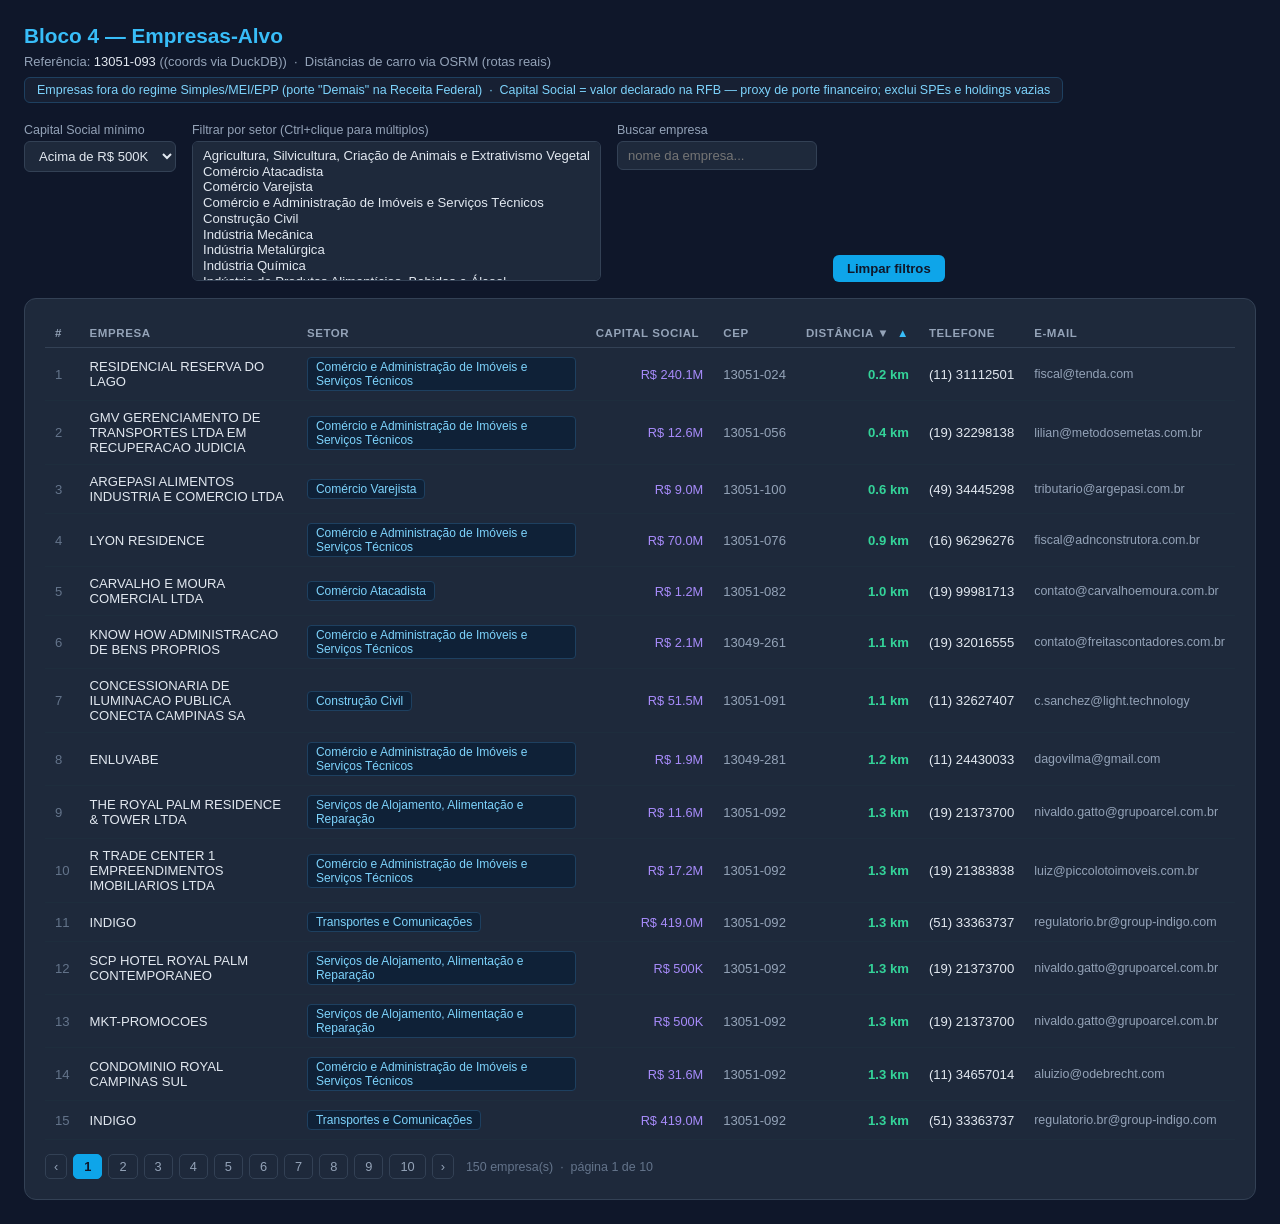
<file: data/preview_b4.html>
<!DOCTYPE html>
<html lang="pt-BR">
<head>
<meta charset="UTF-8">
<title>Bloco 4 — Empresas-Alvo</title>
<style>
  * { box-sizing: border-box; margin: 0; padding: 0; }
  body { background: #0f172a; color: #e2e8f0; font-family: 'Segoe UI', sans-serif; padding: 24px; }
  h2 { color: #38bdf8; margin-bottom: 6px; font-size: 1.3rem; }
  .meta { color: #94a3b8; font-size: 0.81rem; margin-bottom: 8px; }
  .meta span { color: #e2e8f0; }
  .aviso {
    display: inline-block; background: #172033; border: 1px solid #1e4060;
    color: #7dd3fc; border-radius: 6px; padding: 5px 12px;
    font-size: 0.78rem; margin-bottom: 20px;
  }
  .controls { display: flex; gap: 16px; align-items: flex-start; margin-bottom: 16px; flex-wrap: wrap; }
  .controls label { color: #94a3b8; font-size: 0.78rem; display: block; margin-bottom: 4px; }
  select, input[type=text] {
    background: #1e293b; border: 1px solid #334155; color: #e2e8f0;
    border-radius: 6px; padding: 6px 10px; font-size: 0.82rem; outline: none;
  }
  select:focus, input:focus { border-color: #38bdf8; }
  select[multiple] { height: 140px; min-width: 260px; }
  .btn {
    background: #0ea5e9; color: #0f172a; border: none;
    border-radius: 6px; padding: 6px 14px; font-size: 0.82rem;
    cursor: pointer; font-weight: 600; align-self: flex-end;
  }
  .btn:hover { background: #38bdf8; }

  .card { background: #1e293b; border-radius: 12px; padding: 20px; border: 1px solid #334155; }
  table { width: 100%; border-collapse: collapse; font-size: 0.82rem; }
  thead th {
    color: #94a3b8; text-transform: uppercase; letter-spacing: .05em;
    font-size: 0.72rem; padding: 8px 10px; text-align: left;
    border-bottom: 1px solid #334155; white-space: nowrap;
    cursor: pointer; user-select: none;
  }
  thead th:hover { color: #e2e8f0; }
  thead th.active { color: #38bdf8; }
  thead th.right { text-align: right; }
  .sort-arrow { margin-left: 4px; opacity: .5; }
  .sort-arrow.on { opacity: 1; color: #38bdf8; }
  tbody tr { border-bottom: 1px solid #1e2d3d; transition: background .15s; }
  tbody tr:hover { background: #243044; }
  td { padding: 9px 10px; vertical-align: middle; }
  td.right { text-align: right; }
  .dist-verde   { color: #34d399; font-weight: 600; }
  .dist-amarelo { color: #fbbf24; font-weight: 600; }
  .dist-vermelho{ color: #f87171; font-weight: 600; }
  .setor-badge {
    display: inline-block; background: #0f2137; color: #7dd3fc;
    border-radius: 4px; padding: 2px 8px; font-size: 0.75rem;
    border: 1px solid #1e4060;
  }
  .capital { color: #a78bfa; font-weight: 500; font-size: 0.8rem; }
  .email { color: #94a3b8; font-size: 0.78rem; }

  /* Paginação */
  .pag { display: flex; gap: 6px; align-items: center; margin-top: 14px; flex-wrap: wrap; }
  .pag-btn {
    background: #1e293b; border: 1px solid #334155; color: #94a3b8;
    border-radius: 5px; padding: 4px 10px; font-size: 0.8rem; cursor: pointer;
  }
  .pag-btn:hover { border-color: #38bdf8; color: #e2e8f0; }
  .pag-btn.active { background: #0ea5e9; border-color: #0ea5e9; color: #0f172a; font-weight: 700; cursor: default; }
  .pag-btn.nav { padding: 4px 8px; }
  .pag-info { color: #64748b; font-size: 0.78rem; margin-left: 6px; }
</style>
</head>
<body>

<h2>Bloco 4 — Empresas-Alvo</h2>
<p class="meta">
  Referência: <span>13051-093</span> ((coords via DuckDB)) &nbsp;·&nbsp;
  Distâncias de carro via OSRM (rotas reais)
</p>
<div class="aviso">
  Empresas fora do regime Simples/MEI/EPP (porte "Demais" na Receita Federal) &nbsp;·&nbsp;
  Capital Social = valor declarado na RFB — proxy de porte financeiro; exclui SPEs e holdings vazias
</div>

<div class="controls">
  <div>
    <label>Capital Social mínimo</label>
    <select id="cap-min">
      <option value="0">Qualquer valor</option>
      <option value="100000">Acima de R$ 100K</option>
      <option value="500000" selected>Acima de R$ 500K</option>
      <option value="1000000">Acima de R$ 1M</option>
      <option value="2000000">Acima de R$ 2M</option>
      <option value="5000000">Acima de R$ 5M</option>
      <option value="10000000">Acima de R$ 10M</option>
    </select>
  </div>
  <div>
    <label>Filtrar por setor (Ctrl+clique para múltiplos)</label>
    <select id="setor-filter" multiple><option value="Agricultura, Silvicultura, Criação de Animais e Extrativismo Vegetal">Agricultura, Silvicultura, Criação de Animais e Extrativismo Vegetal</option><option value="Comércio Atacadista">Comércio Atacadista</option><option value="Comércio Varejista">Comércio Varejista</option><option value="Comércio e Administração de Imóveis e Serviços Técnicos">Comércio e Administração de Imóveis e Serviços Técnicos</option><option value="Construção Civil">Construção Civil</option><option value="Indústria Mecânica">Indústria Mecânica</option><option value="Indústria Metalúrgica">Indústria Metalúrgica</option><option value="Indústria Química">Indústria Química</option><option value="Indústria de Produtos Alimentícios, Bebidas e Álcool">Indústria de Produtos Alimentícios, Bebidas e Álcool</option><option value="Indústria de Produtos Minerais Não Metálicos">Indústria de Produtos Minerais Não Metálicos</option><option value="Indústria do Material Elétrico e de Comunicações">Indústria do Material Elétrico e de Comunicações</option><option value="Instituições de Crédito, Seguros e Capitalização">Instituições de Crédito, Seguros e Capitalização</option><option value="Serviços Industriais de Utilidade Pública">Serviços Industriais de Utilidade Pública</option><option value="Serviços de Alojamento, Alimentação e Reparação">Serviços de Alojamento, Alimentação e Reparação</option><option value="Transportes e Comunicações">Transportes e Comunicações</option></select>
  </div>
  <div>
    <label>Buscar empresa</label>
    <input type="text" id="search" placeholder="nome da empresa..." style="width:200px">
  </div>
  <button class="btn" onclick="clearFilters()">Limpar filtros</button>
</div>

<div class="card">
  <table>
    <thead id="thead">
      <tr>
        <th style="width:30px">#</th>
        <th onclick="sortBy('nome')"  data-col="nome">Empresa <span class="sort-arrow" id="arr-nome"></span></th>
        <th onclick="sortBy('setor')" data-col="setor">Setor <span class="sort-arrow" id="arr-setor"></span></th>
        <th onclick="sortBy('cap_val')" data-col="cap_val" class="right">Capital Social <span class="sort-arrow" id="arr-cap_val"></span></th>
        <th>CEP</th>
        <th onclick="sortBy('dist')" data-col="dist" class="right">Distância ▼ <span class="sort-arrow on" id="arr-dist">▲</span></th>
        <th>Telefone</th>
        <th>E-mail</th>
      </tr>
    </thead>
    <tbody id="tbody"></tbody>
  </table>
  <div class="pag" id="pagination"></div>
</div>

<script>
const ALL = [{"nome": "RESIDENCIAL RESERVA DO LAGO", "setor": "Comércio e Administração de Imóveis e Serviços Técnicos", "cep": "13051024", "capital": "R$ 240.1M", "cap_val": 240102400.0, "fone": "(11) 31112501", "email": "fiscal@tenda.com", "dist": 0.2}, {"nome": "GMV GERENCIAMENTO DE TRANSPORTES LTDA EM RECUPERACAO JUDICIA", "setor": "Comércio e Administração de Imóveis e Serviços Técnicos", "cep": "13051056", "capital": "R$ 12.6M", "cap_val": 12634392.0, "fone": "(19) 32298138", "email": "lilian@metodosemetas.com.br", "dist": 0.4}, {"nome": "ARGEPASI ALIMENTOS INDUSTRIA E COMERCIO LTDA", "setor": "Comércio Varejista", "cep": "13051100", "capital": "R$ 9.0M", "cap_val": 9000000.0, "fone": "(49) 34445298", "email": "tributario@argepasi.com.br", "dist": 0.6}, {"nome": "LYON RESIDENCE", "setor": "Comércio e Administração de Imóveis e Serviços Técnicos", "cep": "13051076", "capital": "R$ 70.0M", "cap_val": 70000000.0, "fone": "(16) 96296276", "email": "fiscal@adnconstrutora.com.br", "dist": 0.9}, {"nome": "CARVALHO E MOURA COMERCIAL LTDA", "setor": "Comércio Atacadista", "cep": "13051082", "capital": "R$ 1.2M", "cap_val": 1240000.0, "fone": "(19) 99981713", "email": "contato@carvalhoemoura.com.br", "dist": 1.0}, {"nome": "KNOW HOW ADMINISTRACAO DE BENS PROPRIOS", "setor": "Comércio e Administração de Imóveis e Serviços Técnicos", "cep": "13049261", "capital": "R$ 2.1M", "cap_val": 2080000.0, "fone": "(19) 32016555", "email": "contato@freitascontadores.com.br", "dist": 1.1}, {"nome": "CONCESSIONARIA DE ILUMINACAO PUBLICA CONECTA CAMPINAS SA", "setor": "Construção Civil", "cep": "13051091", "capital": "R$ 51.5M", "cap_val": 51480000.0, "fone": "(11) 32627407", "email": "c.sanchez@light.technology", "dist": 1.1}, {"nome": "ENLUVABE", "setor": "Comércio e Administração de Imóveis e Serviços Técnicos", "cep": "13049281", "capital": "R$ 1.9M", "cap_val": 1945000.0, "fone": "(11) 24430033", "email": "dagovilma@gmail.com", "dist": 1.2}, {"nome": "THE ROYAL PALM RESIDENCE & TOWER LTDA", "setor": "Serviços de Alojamento, Alimentação e Reparação", "cep": "13051092", "capital": "R$ 11.6M", "cap_val": 11600000.0, "fone": "(19) 21373700", "email": "nivaldo.gatto@grupoarcel.com.br", "dist": 1.3}, {"nome": "R TRADE CENTER 1 EMPREENDIMENTOS IMOBILIARIOS LTDA", "setor": "Comércio e Administração de Imóveis e Serviços Técnicos", "cep": "13051092", "capital": "R$ 17.2M", "cap_val": 17250000.0, "fone": "(19) 21383838", "email": "luiz@piccolotoimoveis.com.br", "dist": 1.3}, {"nome": "INDIGO", "setor": "Transportes e Comunicações", "cep": "13051092", "capital": "R$ 419.0M", "cap_val": 419039118.0, "fone": "(51) 33363737", "email": "regulatorio.br@group-indigo.com", "dist": 1.3}, {"nome": "SCP HOTEL ROYAL PALM CONTEMPORANEO", "setor": "Serviços de Alojamento, Alimentação e Reparação", "cep": "13051092", "capital": "R$ 500K", "cap_val": 500000.0, "fone": "(19) 21373700", "email": "nivaldo.gatto@grupoarcel.com.br", "dist": 1.3}, {"nome": "MKT-PROMOCOES", "setor": "Serviços de Alojamento, Alimentação e Reparação", "cep": "13051092", "capital": "R$ 500K", "cap_val": 500000.0, "fone": "(19) 21373700", "email": "nivaldo.gatto@grupoarcel.com.br", "dist": 1.3}, {"nome": "CONDOMINIO ROYAL CAMPINAS SUL", "setor": "Comércio e Administração de Imóveis e Serviços Técnicos", "cep": "13051092", "capital": "R$ 31.6M", "cap_val": 31625474.0, "fone": "(11) 34657014", "email": "aluizio@odebrecht.com", "dist": 1.3}, {"nome": "INDIGO", "setor": "Transportes e Comunicações", "cep": "13051092", "capital": "R$ 419.0M", "cap_val": 419039118.0, "fone": "(51) 33363737", "email": "regulatorio.br@group-indigo.com", "dist": 1.3}, {"nome": "SCP HOTEL ROYAL PALM TOWER", "setor": "Serviços de Alojamento, Alimentação e Reparação", "cep": "13051092", "capital": "R$ 500K", "cap_val": 500000.0, "fone": "(19) 21373700", "email": "nivaldo.gatto@grupoarcel.com.br", "dist": 1.3}, {"nome": "MAER GESTAO EMPRESARIAL LTDA", "setor": "Comércio e Administração de Imóveis e Serviços Técnicos", "cep": "13051039", "capital": "R$ 5.0M", "cap_val": 5000000.0, "fone": "(19) 33081473", "email": "contabil@mgfcontabilidade.com.br", "dist": 1.3}, {"nome": "INDIGO", "setor": "Transportes e Comunicações", "cep": "13051092", "capital": "R$ 419.0M", "cap_val": 419039118.0, "fone": "(51) 33363737", "email": "regulatorio.br@group-indigo.com", "dist": 1.3}, {"nome": "CONDOMINIO ROYAL CAMPINAS NORTE", "setor": "Comércio e Administração de Imóveis e Serviços Técnicos", "cep": "13051092", "capital": "R$ 19.3M", "cap_val": 19293387.0, "fone": "(11) 34657014", "email": "aluizio@odebrecht.com", "dist": 1.3}, {"nome": "ROYAL PALM HALL", "setor": "Comércio e Administração de Imóveis e Serviços Técnicos", "cep": "13051092", "capital": "R$ 36.6M", "cap_val": 36591333.0, "fone": "(19) 21178000", "email": "nivaldo.gatto@grupoarcel.com.br", "dist": 1.3}, {"nome": "INDIGO", "setor": "Transportes e Comunicações", "cep": "13051039", "capital": "R$ 419.0M", "cap_val": 419039118.0, "fone": "(51) 33363737", "email": "regulatorio.br@group-indigo.com", "dist": 1.3}, {"nome": "ILUFA GOLD DO BRASIL ADMINISTRACAO DE BENS LTDA.", "setor": "Comércio e Administração de Imóveis e Serviços Técnicos", "cep": "13049294", "capital": "R$ 5.3M", "cap_val": 5285112.86, "fone": "(11) 11929168", "email": "adriburkert@gmail.com", "dist": 1.4}, {"nome": "AEDIFICA OESTE SP SPE S.A.", "setor": "Construção Civil", "cep": "13051079", "capital": "R$ 139.4M", "cap_val": 139411912.0, "fone": "(11) 30307200", "email": "notafiscal.campinas@aedificainfra.com.br", "dist": 1.4}, {"nome": "LEAL ASSESSORIA E SERVICOS COMPLEMENTARES LTDA", "setor": "Comércio e Administração de Imóveis e Serviços Técnicos", "cep": "13051094", "capital": "R$ 6.0M", "cap_val": 6004935.66, "fone": "(19) 33843907", "email": "eduardo@apoioassessoria.com.br", "dist": 1.8}, {"nome": "ROYAL PALM PLAZA", "setor": "Comércio e Administração de Imóveis e Serviços Técnicos", "cep": "13051094", "capital": "R$ 36.6M", "cap_val": 36591333.0, "fone": "(19) 21178000", "email": "nivaldo.gatto@grupoarcel.com.br", "dist": 1.8}, {"nome": "ESTEVAO STOBIENIA PARTICIPACOES LTDA", "setor": "Comércio e Administração de Imóveis e Serviços Técnicos", "cep": "13051094", "capital": "R$ 1.0M", "cap_val": 1000000.0, "fone": "(19) 34664465", "email": "financeiro@enac.com.br", "dist": 1.8}, {"nome": "ENAC EMPREENDIMENTOS CONSTRUCAO E COMERCIO LTDA", "setor": "Construção Civil", "cep": "13051094", "capital": "R$ 6.0M", "cap_val": 6000000.0, "fone": "(19) 32387185", "email": "contabilidade@enac.com.br", "dist": 1.8}, {"nome": "PROTEGE  PROTECAO E TRANSPORTE DE VALORES LTDA", "setor": "Comércio e Administração de Imóveis e Serviços Técnicos", "cep": "13051103", "capital": "R$ 265.0M", "cap_val": 265013286.0, "fone": "(11) 31560800", "email": "fiscal.corp@protege.com.br", "dist": 2.0}, {"nome": "GRANT & GAOTU EIRELI", "setor": "Comércio e Administração de Imóveis e Serviços Técnicos", "cep": "13040009", "capital": "R$ 1.6M", "cap_val": 1560000.0, "fone": "(19) 92197185", "email": "ricardo.schmidt@engetax.com.br", "dist": 2.0}, {"nome": "ENGETAX EQUIPAMENTOS LTDA", "setor": "Construção Civil", "cep": "13040009", "capital": "R$ 1.0M", "cap_val": 1000000.0, "fone": "(19) 37781368", "email": "elevadores@engetax.com.br", "dist": 2.0}, {"nome": "RESIDENCIAL TORRES DA ESPANHA", "setor": "Comércio e Administração de Imóveis e Serviços Técnicos", "cep": "13050020", "capital": "R$ 2.0M", "cap_val": 2000000.0, "fone": "(19) 32375724", "email": "carlos@contabnew.com.br", "dist": 2.2}, {"nome": "FOGAGNOLI", "setor": "Transportes e Comunicações", "cep": "13051116", "capital": "R$ 4.8M", "cap_val": 4803220.0, "fone": "(19) 32255538", "email": "financeiro.fogagnol@terra.com.br", "dist": 2.2}, {"nome": "LW - COMERCIO DE PRODUTOS QUIMICOS LTDA", "setor": "Comércio Atacadista", "cep": "13051030", "capital": "R$ 2.5M", "cap_val": 2500000.0, "fone": "(19) 37278600", "email": "takel@takel.com.br", "dist": 2.4}, {"nome": "CONVERD", "setor": "Construção Civil", "cep": "13061155", "capital": "R$ 30.0M", "cap_val": 30000000.0, "fone": "(19) 37273727", "email": "converd@converd.com.br", "dist": 2.4}, {"nome": "SODEXO DO BRASIL COMERCIAL S.A.", "setor": "Indústria de Produtos Alimentícios, Bebidas e Álcool", "cep": "13061155", "capital": "R$ 547.7M", "cap_val": 547714187.0, "fone": "(51) 35379200", "email": "legalizacoes.fms.br@sodexo.com", "dist": 2.4}, {"nome": "AFRAR PARTICIPACOES", "setor": "Comércio e Administração de Imóveis e Serviços Técnicos", "cep": "13051101", "capital": "R$ 8.7M", "cap_val": 8695454.0, "fone": "(19) 32360674", "email": "cristine20011@live.com", "dist": 2.4}, {"nome": "MEDITERRANEA", "setor": "Indústria de Produtos Minerais Não Metálicos", "cep": "13061155", "capital": "R$ 2.8M", "cap_val": 2784345.0, "fone": "(19) 37053800", "email": "palermo@palermocontabilidade.com.br", "dist": 2.4}, {"nome": "POLIMIX CONCRETO LTDA", "setor": "Construção Civil", "cep": "13061155", "capital": "R$ 1135.6M", "cap_val": 1135600000.0, "fone": "(11) 41680300", "email": "fiscalcdc@polimix.com.br", "dist": 2.4}, {"nome": "LEROY MERLIN", "setor": "Comércio Varejista", "cep": "13061155", "capital": "R$ 1663.8M", "cap_val": 1663819671.71, "fone": "(11) 56708600", "email": "fiscal@leroymerlin.com.br", "dist": 2.4}, {"nome": "VOTORAN", "setor": "Construção Civil", "cep": "13061155", "capital": "R$ 7708.4M", "cap_val": 7708353218.99, "fone": "(41) 33885660", "email": "cadastrodeempresas@votorantim.com", "dist": 2.4}, {"nome": "C. CARVALHO GENEROSO MERCADO LTDA", "setor": "Comércio Varejista", "cep": "13049117", "capital": "R$ 500K", "cap_val": 500000.0, "fone": "(19) 25174001", "email": "mgcontecnica@mgcontecnica.com.br", "dist": 2.4}, {"nome": "ADPART M2 ADMINISTRACAO E PARTICIPACAO LTDA", "setor": "Instituições de Crédito, Seguros e Capitalização", "cep": "13049253", "capital": "R$ 9.7M", "cap_val": 9685000.0, "fone": "(19) 31142402", "email": "gustavopolliantonio@gmail.com", "dist": 2.5}, {"nome": "COVABRA SUPERMERCADOS", "setor": "Comércio Varejista", "cep": "13049253", "capital": "R$ 1.2M", "cap_val": 1209592.0, "fone": "(19) 38030000", "email": "juridico@covabra.com.br", "dist": 2.5}, {"nome": "BRANCO BRANCO SERVICOS PERSONALIZADOS LTDA", "setor": "Comércio e Administração de Imóveis e Serviços Técnicos", "cep": "13049253", "capital": "R$ 5.2M", "cap_val": 5243484.0, "fone": "(19) 37384129", "email": "fiscal@sapore.com.br", "dist": 2.5}, {"nome": "WH ENGENHARIA LTDA", "setor": "Construção Civil", "cep": "13049253", "capital": "R$ 1.3M", "cap_val": 1286878.0, "fone": "(11) 59040522", "email": "campana@whegenharia.com.br", "dist": 2.5}, {"nome": "CONCRETA PARTICIPACOES S.A.", "setor": "Comércio e Administração de Imóveis e Serviços Técnicos", "cep": "13049253", "capital": "R$ 6.4M", "cap_val": 6421751.0, "fone": "(19) 37384000", "email": "fiscal@sapore.com.br", "dist": 2.5}, {"nome": "OCA GLOBAL", "setor": "Comércio e Administração de Imóveis e Serviços Técnicos", "cep": "13049253", "capital": "R$ 1.0M", "cap_val": 1000000.0, "fone": "(19) 38710009", "email": "contador@santoantoniocontabilidade.com.br", "dist": 2.5}, {"nome": "AVANTI QUIMICA", "setor": "Comércio Atacadista", "cep": "13049253", "capital": "R$ 501K", "cap_val": 501000.0, "fone": "(19) 32782458", "email": "contato@avantiquimica.net", "dist": 2.5}, {"nome": "DIMENSIONAL", "setor": "Comércio Varejista", "cep": "13049253", "capital": "R$ 511.6M", "cap_val": 511634752.0, "fone": "(19) 34467548", "email": "juridico.tributario@sonepar.com.br", "dist": 2.5}, {"nome": "SUVIFER INDUSTRIA E COMERCIO DE FERRO E ACO LTDA.", "setor": "Indústria Metalúrgica", "cep": "13040008", "capital": "R$ 1.4M", "cap_val": 1436456.0, "fone": "-", "email": "-", "dist": 2.5}, {"nome": "COBRA ROLAMENTOS E AUTOPECAS S.A.", "setor": "Comércio Varejista", "cep": "13040019", "capital": "R$ 31.2M", "cap_val": 31182605.0, "fone": "(11) 50336513", "email": "fiscal@cobrarolamentos.com.br", "dist": 2.5}, {"nome": "JAS DO BRASIL", "setor": "Transportes e Comunicações", "cep": "13049253", "capital": "R$ 51.9M", "cap_val": 51888612.0, "fone": "(11) 30497630", "email": "thiago.ambrico@jas.com", "dist": 2.5}, {"nome": "SAPORE S.A.", "setor": "Indústria de Produtos Alimentícios, Bebidas e Álcool", "cep": "13049253", "capital": "R$ 274.2M", "cap_val": 274208336.2, "fone": "(19) 37384000", "email": "fiscal@sapore.com.br", "dist": 2.5}, {"nome": "ULTRA HOSPITALAR LTDA", "setor": "Comércio Atacadista", "cep": "13049253", "capital": "R$ 1.0M", "cap_val": 1000000.0, "fone": "(34) 32354763", "email": "financeiromg1@ultrahospitalar.com.br", "dist": 2.5}, {"nome": "SABOR RAIZ ALIMENTACAO S.A.", "setor": "Serviços de Alojamento, Alimentação e Reparação", "cep": "13049253", "capital": "R$ 12.6M", "cap_val": 12590500.0, "fone": "(19) 37384000", "email": "fiscal@sapore.com.br", "dist": 2.5}, {"nome": "SAPORE FACILITIES", "setor": "Serviços de Alojamento, Alimentação e Reparação", "cep": "13049253", "capital": "R$ 29.6M", "cap_val": 29647023.0, "fone": "(19) 37384000", "email": "fiscal@sapore.com.br", "dist": 2.5}, {"nome": "PALMA ASSESSORIA IMPORTACAO E EXPORTACAO LTDA", "setor": "Transportes e Comunicações", "cep": "13049253", "capital": "R$ 2.1M", "cap_val": 2065000.0, "fone": "(19) 37285400", "email": "financeiro@palmassessoria.com.br", "dist": 2.5}, {"nome": "EVO LASER", "setor": "Serviços de Alojamento, Alimentação e Reparação", "cep": "13049253", "capital": "R$ 545K", "cap_val": 545433.0, "fone": "(19) 32090244", "email": "andrepanobianco@gmail.com", "dist": 2.5}, {"nome": "PARTSFY", "setor": "Comércio e Administração de Imóveis e Serviços Técnicos", "cep": "13049253", "capital": "R$ 601K", "cap_val": 601000.0, "fone": "(11) 30902904", "email": "financeiro@partsfy.com.br", "dist": 2.5}, {"nome": "MECTROL", "setor": "Comércio e Administração de Imóveis e Serviços Técnicos", "cep": "13049253", "capital": "R$ 5.8M", "cap_val": 5763000.0, "fone": "(19) 37789616", "email": "vendascampinas@mectrol.com.br", "dist": 2.5}, {"nome": "MD SYSTEMS COMERCIO E INFORMATICA LTDA", "setor": "Comércio Varejista", "cep": "13049253", "capital": "R$ 600K", "cap_val": 600000.0, "fone": "(11) 31299444", "email": "mds_adm@mdsystems.com.br", "dist": 2.5}, {"nome": "TARANIS DO BRASIL TECNOLOGIA LTDA", "setor": "Comércio e Administração de Imóveis e Serviços Técnicos", "cep": "13049253", "capital": "R$ 39.9M", "cap_val": 39906915.0, "fone": "(11) 55041100", "email": "fabio.franco@taranis.com", "dist": 2.5}, {"nome": "MD SYSTEMS", "setor": "Comércio Varejista", "cep": "13049253", "capital": "R$ 1.6M", "cap_val": 1550000.0, "fone": "(11) 31299444", "email": "mds_adm@mdsystems.com.br", "dist": 2.5}, {"nome": "MGS INFORMATICA", "setor": "Comércio Varejista", "cep": "13049253", "capital": "R$ 1.0M", "cap_val": 1000000.0, "fone": "(19) 88377207", "email": "empresas@martagrace.com.br", "dist": 2.5}, {"nome": "DYNAMIC COMERCIO DE HIDRAULICA E PNEUMATICA LTDA", "setor": "Comércio Atacadista", "cep": "13040019", "capital": "R$ 946K", "cap_val": 946403.0, "fone": "(19) 93416662", "email": "contato@dynamichp.com.br", "dist": 2.5}, {"nome": "CONCON SANTANA PARTICIPACOES", "setor": "Comércio e Administração de Imóveis e Serviços Técnicos", "cep": "13040109", "capital": "R$ 1.4M", "cap_val": 1360000.0, "fone": "(19) 32899587", "email": "carlos@wtgrupo.com.br", "dist": 2.5}, {"nome": "COMPANHIA PAULISTA DE FORCA E LUZ", "setor": "Serviços Industriais de Utilidade Pública", "cep": "13040008", "capital": "R$ 1413.2M", "cap_val": 1413222022.99, "fone": "(19) 37566000", "email": "lamartine@cpfl.com.br", "dist": 2.5}, {"nome": "BMB MATERIAL DE CONSTRUCAO S.A.", "setor": "Comércio Varejista", "cep": "13051034", "capital": "R$ 372.3M", "cap_val": 372300000.0, "fone": "(11) 22190619", "email": "conformidadefiscal@obramax.com.br", "dist": 2.6}, {"nome": "USIDUR INDUSTRIA E COMERCIO LTDA", "setor": "Indústria do Material Elétrico e de Comunicações", "cep": "13040065", "capital": "R$ 1.0M", "cap_val": 1000000.0, "fone": "(11) 44256951", "email": "vanessa.frediani@usidur.com.br", "dist": 2.6}, {"nome": "AUTOMOB PARTICIPACOES S.A.", "setor": "Comércio Atacadista", "cep": "13051034", "capital": "R$ 2513.8M", "cap_val": 2513816994.58, "fone": "(11) 23778220", "email": "roberta.tartaglia@automob.com.br", "dist": 2.6}, {"nome": "YESSINERGY DO BRASIL AGROINDUSTRIAL LTDA", "setor": "Comércio e Administração de Imóveis e Serviços Técnicos", "cep": "13049254", "capital": "R$ 118.2M", "cap_val": 118211494.0, "fone": "(18) 35519950", "email": "fiscal@yes.ind.br", "dist": 2.6}, {"nome": "TIETE CAMINHOES E ONIBUS - VW", "setor": "Comércio Varejista", "cep": "13051034", "capital": "R$ 181.6M", "cap_val": 181620177.0, "fone": "(11) 23777000", "email": "societario@grupovamos.com.br", "dist": 2.6}, {"nome": "YESSINERGY HOLDING S.A.", "setor": "Comércio e Administração de Imóveis e Serviços Técnicos", "cep": "13049254", "capital": "R$ 80.1M", "cap_val": 80135636.47, "fone": "(18) 35519950", "email": "fiscal@yes.ind.br", "dist": 2.6}, {"nome": "LAUSANNE SWISS PARK EMPREENDIMENTO IMOBILIARIO SPE LTDA", "setor": "Comércio e Administração de Imóveis e Serviços Técnicos", "cep": "13049254", "capital": "R$ 1.3M", "cap_val": 1329716.25, "fone": "(19) 37789488", "email": "adriana@santoandreempreendimentos.com.br", "dist": 2.6}, {"nome": "SOLARE HOLDING PATRIMONIAL LTDA", "setor": "Comércio e Administração de Imóveis e Serviços Técnicos", "cep": "13049254", "capital": "R$ 1.0M", "cap_val": 1000000.0, "fone": "(19) 89310180", "email": "diegoaguiarpsiquiatra@gmail.com", "dist": 2.6}, {"nome": "AGRO EFFICIENCY", "setor": "Comércio e Administração de Imóveis e Serviços Técnicos", "cep": "13049254", "capital": "R$ 107.0M", "cap_val": 107025476.0, "fone": "(11) 20391600", "email": "mk@aquacapital.com", "dist": 2.6}, {"nome": "YESSINERGY DO BRASIL AGROINDUSTRIAL LTDA", "setor": "Comércio Atacadista", "cep": "13049254", "capital": "R$ 118.2M", "cap_val": 118211494.0, "fone": "(18) 35519950", "email": "fiscal@yes.ind.br", "dist": 2.6}, {"nome": "ZEEKR PATRIMONIAL LTDA", "setor": "Comércio e Administração de Imóveis e Serviços Técnicos", "cep": "13049254", "capital": "R$ 1.4M", "cap_val": 1400000.0, "fone": "(19) 37548010", "email": "katia.ribeiro@damhafilho.adv.br", "dist": 2.6}, {"nome": "LA VIE SWISS PARK", "setor": "Comércio e Administração de Imóveis e Serviços Técnicos", "cep": "13049254", "capital": "R$ 736K", "cap_val": 735807.0, "fone": "(11) 31279200", "email": "area.fiscal@tegraincorporadora.com.br", "dist": 2.6}, {"nome": "SIMCO COMERCIO IMPORTACAO EXPORTACAO DE MAQUINAS LTDA", "setor": "Comércio Atacadista", "cep": "13051145", "capital": "R$ 5.0M", "cap_val": 4960000.0, "fone": "(19) 37272800", "email": "nfe@simcomaq.com.br", "dist": 2.6}, {"nome": "MOVIDA RENT A CAR", "setor": "Comércio e Administração de Imóveis e Serviços Técnicos", "cep": "13051145", "capital": "R$ 20.0M", "cap_val": 19984000.0, "fone": "(11) 41761144", "email": "grupoitavema@itavema.com.br", "dist": 2.6}, {"nome": "STAMPLAS", "setor": "Indústria Química", "cep": "13051145", "capital": "R$ 5.0M", "cap_val": 5000000.0, "fone": "(19) 37277700", "email": "contabilidade@stamplas.com.br", "dist": 2.6}, {"nome": "LACTICINIOS TIROL LTDA", "setor": "Comércio e Administração de Imóveis e Serviços Técnicos", "cep": "13049255", "capital": "R$ 652.5M", "cap_val": 652471514.0, "fone": "(49) 35137000", "email": "contabilidade.tirol@tirol.com.br", "dist": 2.7}, {"nome": "COMPANHIA BRASILEIRA DE DISTRIBUICAO", "setor": "Comércio Varejista", "cep": "13049255", "capital": "R$ 2511.2M", "cap_val": 2511169985.5, "fone": "(11) 30509000", "email": "paralegal@grupopaodeacucar.com.br", "dist": 2.7}, {"nome": "DROGAL CAMPINAS XVIII", "setor": "Comércio Varejista", "cep": "13049255", "capital": "R$ 5.0M", "cap_val": 5000000.0, "fone": "(19) 34291200", "email": "fiscal@drogal.com.br", "dist": 2.7}, {"nome": "RAIA DROGASIL S/A", "setor": "Comércio Varejista", "cep": "13049255", "capital": "R$ 4000.0M", "cap_val": 4000000000.0, "fone": "(11) 37695678", "email": "fiscallegalizacao@rd.com.br", "dist": 2.7}, {"nome": "DIA BRASIL SOCIEDADE LIMITADA EM RECUPERACAO JUDICIAL", "setor": "Comércio Varejista", "cep": "13049255", "capital": "R$ 3958.2M", "cap_val": 3958226493.31, "fone": "(11) 38868706", "email": "diabrasil.fiscal@diagroup.com", "dist": 2.7}, {"nome": "ALMAVITA PHARMA", "setor": "Comércio Varejista", "cep": "13049255", "capital": "R$ 600K", "cap_val": 600000.0, "fone": "(19) 38366040", "email": "atendimento@contabilidademodelo.com.br", "dist": 2.7}, {"nome": "MATRIX HOLDING PARTICIPACOES LTDA", "setor": "Comércio e Administração de Imóveis e Serviços Técnicos", "cep": "13049315", "capital": "R$ 90.1M", "cap_val": 90107429.0, "fone": "(63) 34113528", "email": "traudipatzlaff.74@gmail.com", "dist": 2.7}, {"nome": "BPK PARTICIPACOES LTDA", "setor": "Comércio e Administração de Imóveis e Serviços Técnicos", "cep": "13049315", "capital": "R$ 73.5M", "cap_val": 73549587.0, "fone": "(63) 34113528", "email": "contabilidade@kothe.com.br", "dist": 2.7}, {"nome": "BK INVESTIMENTOS LTDA", "setor": "Comércio e Administração de Imóveis e Serviços Técnicos", "cep": "13049315", "capital": "R$ 3.8M", "cap_val": 3753500.0, "fone": "(15) 97976220", "email": "kothebruna9@gmail.com", "dist": 2.7}, {"nome": "KOPAX INVESTIMENTOS LTDA", "setor": "Comércio e Administração de Imóveis e Serviços Técnicos", "cep": "13049315", "capital": "R$ 82.7M", "cap_val": 82731229.0, "fone": "(11) 81513948", "email": "traudipatzlaff.74@gmail.com", "dist": 2.7}, {"nome": "G&S SIGMA PARTNERS S/A", "setor": "Comércio e Administração de Imóveis e Serviços Técnicos", "cep": "13049334", "capital": "R$ 1.7M", "cap_val": 1692888.0, "fone": "(31) 32222868", "email": "felipe.pereira@w1consultoriapatrimonia.com.br", "dist": 2.8}, {"nome": "ES - URBANISMO", "setor": "Comércio e Administração de Imóveis e Serviços Técnicos", "cep": "13040117", "capital": "R$ 500K", "cap_val": 500000.0, "fone": "(11) 69049697", "email": "contato@contabilidade.ind.br", "dist": 2.8}, {"nome": "LIMA & LIMA HOLDING FAMILIAR LTDA", "setor": "Comércio e Administração de Imóveis e Serviços Técnicos", "cep": "13049319", "capital": "R$ 627K", "cap_val": 626712.0, "fone": "(19) 98381113", "email": "ritamlima@gmail.com", "dist": 2.8}, {"nome": "HEAN PARTICIPACOES LTDA", "setor": "Comércio e Administração de Imóveis e Serviços Técnicos", "cep": "13049334", "capital": "R$ 1.5M", "cap_val": 1510000.0, "fone": "(19) 33957112", "email": "mredelcio@gmail.com", "dist": 2.8}, {"nome": "DYNAMIC", "setor": "Indústria Mecânica", "cep": "13040012", "capital": "R$ 946K", "cap_val": 946403.0, "fone": "(19) 32730007", "email": "contato@dynamichp.com.br", "dist": 2.8}, {"nome": "ANHANGUERA FERRAMENTAS", "setor": "Comércio Atacadista", "cep": "13040020", "capital": "R$ 4.1M", "cap_val": 4072100.0, "fone": "(19) 35163000", "email": "fiscal@anhangueraferramentas.com.br", "dist": 2.9}, {"nome": "MAPEL MANUTENCAO PECAS EMPILHADEIRAS LTDA", "setor": "Comércio Varejista", "cep": "13040020", "capital": "R$ 2.0M", "cap_val": 2010000.0, "fone": "(19) 32781822", "email": "nfe@mapelnet.com.br", "dist": 2.9}, {"nome": "VOLGA", "setor": "Indústria Mecânica", "cep": "13040020", "capital": "R$ 20.0M", "cap_val": 20000000.0, "fone": "(62) 30893576", "email": "contabilidade@volga.com.br", "dist": 2.9}, {"nome": "ELEVADORES VILLARTA LTDA", "setor": "Construção Civil", "cep": "13040020", "capital": "R$ 9.0M", "cap_val": 9000000.0, "fone": "(11) 33468811", "email": "jomar.villarta@villarta.com.br", "dist": 2.9}, {"nome": "BAIKAL", "setor": "Construção Civil", "cep": "13040020", "capital": "R$ 2.2M", "cap_val": 2200000.0, "fone": "(62) 32076161", "email": "controladoria@baikalconstrucoes.com.br", "dist": 2.9}, {"nome": "ACS HOLDING LTDA", "setor": "Comércio e Administração de Imóveis e Serviços Técnicos", "cep": "13049324", "capital": "R$ 700K", "cap_val": 700000.0, "fone": "(19) 37789583", "email": "aleswiss115@gmail.com", "dist": 2.9}, {"nome": "LIFE INDUSTRIA E COMERCIO DE SUCOS LTDA", "setor": "Comércio Varejista", "cep": "13040330", "capital": "R$ 10.0M", "cap_val": 10000000.0, "fone": "(16) 33217602", "email": "atendimento@lifesucos.com.br", "dist": 2.9}, {"nome": "G.A.H. PARTICIPACOES LTDA", "setor": "Comércio e Administração de Imóveis e Serviços Técnicos", "cep": "13040020", "capital": "R$ 10.8M", "cap_val": 10826593.0, "fone": "(19) 31164000", "email": "fiscal@anhangueraferramentas.com.br", "dist": 2.9}, {"nome": "MIKRO-STAMP ESTAMPARIA COMERCIO E INDUSTRIA LTDA", "setor": "Indústria Metalúrgica", "cep": "13051036", "capital": "R$ 500K", "cap_val": 500000.0, "fone": "(19) 37273700", "email": "financeiro@mikrostamp.com.br", "dist": 3.1}, {"nome": "ROSIM EMPREENDIMENTO IMOBILIARIO SPE LTDA", "setor": "Comércio e Administração de Imóveis e Serviços Técnicos", "cep": "13049336", "capital": "R$ 1.8M", "cap_val": 1830000.0, "fone": "(67) 98880639", "email": "rosimjairo@gmail.com", "dist": 3.1}, {"nome": "PROTEGE CARGO TRANSPORTADORA MULTIMODAL LTDA", "setor": "Transportes e Comunicações", "cep": "13051036", "capital": "R$ 844K", "cap_val": 844000.0, "fone": "(11) 71984663", "email": "fiscal.corp@protege.com.br", "dist": 3.1}, {"nome": "RAIA DROGASIL S/A", "setor": "Comércio Varejista", "cep": "13040093", "capital": "R$ 4000.0M", "cap_val": 4000000000.0, "fone": "(11) 37695707", "email": "vsouza@rd.com.br", "dist": 3.2}, {"nome": "SUPERMERCADOS PAGUE MENOS", "setor": "Comércio Varejista", "cep": "13040093", "capital": "R$ 30.0M", "cap_val": 30000000.0, "fone": "(19) 34668100", "email": "fiscal.mail@supermercadospaguemenos.com.br", "dist": 3.2}, {"nome": "NKR TINTAS", "setor": "Comércio Varejista", "cep": "13040093", "capital": "R$ 500K", "cap_val": 500000.0, "fone": "(19) 32732777", "email": "nagib@nkrtintas.com.br", "dist": 3.2}, {"nome": "RAIA DROGASIL S/A", "setor": "Comércio Varejista", "cep": "13040093", "capital": "R$ 4000.0M", "cap_val": 4000000000.0, "fone": "(11) 37695678", "email": "fiscallegalizacao@rd.com.br", "dist": 3.2}, {"nome": "ANJUN EXPRESS LOGISTICA E TRANSPORTES LTDA", "setor": "Transportes e Comunicações", "cep": "13040093", "capital": "R$ 20.0M", "cap_val": 20000000.0, "fone": "(11) 23095904", "email": "tax@iestgroup.com", "dist": 3.2}, {"nome": "CESTA BASICA BRASIL", "setor": "Comércio Varejista", "cep": "13040093", "capital": "R$ 25.0M", "cap_val": 25000000.0, "fone": "(19) 35225310", "email": "contabil@cestabasicabrasil.com.br", "dist": 3.2}, {"nome": "FILIAL 5310", "setor": "Comércio Varejista", "cep": "13040093", "capital": "R$ 39918.3M", "cap_val": 39918282256.89, "fone": "(11) 40334848", "email": "sede@lasa.com.br", "dist": 3.2}, {"nome": "DROGAL CAMPINAS V", "setor": "Comércio Varejista", "cep": "13040093", "capital": "R$ 5.0M", "cap_val": 5000000.0, "fone": "(19) 34291200", "email": "fiscal@drogal.com.br", "dist": 3.2}, {"nome": "PET CAMP", "setor": "Comércio Varejista", "cep": "13040093", "capital": "R$ 83.1M", "cap_val": 83143882.79, "fone": "(19) 32374166", "email": "daniel.praca@petcamp.com.br", "dist": 3.2}, {"nome": "SANTOS E FERRAZ HOLDING FAMILIAR E PARTICIPACOES LTDA", "setor": "Comércio e Administração de Imóveis e Serviços Técnicos", "cep": "13049384", "capital": "R$ 4.7M", "cap_val": 4698447.0, "fone": "(11) 35542960", "email": "assempre@assempre.net.br", "dist": 3.3}, {"nome": "TPMOREIRA PARTICIPACOES SOCIETARIAS LTDA", "setor": "Comércio e Administração de Imóveis e Serviços Técnicos", "cep": "13049346", "capital": "R$ 8.3M", "cap_val": 8256453.0, "fone": "(35) 92269449", "email": "leticia@izanorcontabilidade.com.br", "dist": 3.4}, {"nome": "THOR SECURITY SYSTEMS", "setor": "Comércio e Administração de Imóveis e Serviços Técnicos", "cep": "13049346", "capital": "R$ 6.2M", "cap_val": 6187053.0, "fone": "(35) 34711230", "email": "izanorcontabilidade@yahoo.com.br", "dist": 3.4}, {"nome": "MBMOREIRA PARTICIPACOES SOCIETARIAS LTDA", "setor": "Comércio e Administração de Imóveis e Serviços Técnicos", "cep": "13049346", "capital": "R$ 4.4M", "cap_val": 4438219.0, "fone": "(35) 92269449", "email": "leticia@izanorcontabilidade.com.br", "dist": 3.4}, {"nome": "ROLEMAR", "setor": "Comércio Varejista", "cep": "13050045", "capital": "R$ 2.5M", "cap_val": 2500000.0, "fone": "(43) 33786000", "email": "gilberto@rolemar.com", "dist": 3.4}, {"nome": "PET CAMP", "setor": "Comércio Varejista", "cep": "13050088", "capital": "R$ 83.1M", "cap_val": 83143882.79, "fone": "(19) 32374166", "email": "daniel.praca@petcamp.com.br", "dist": 3.4}, {"nome": "TRANSPORTADORA EMBORCACAO LTDA", "setor": "Transportes e Comunicações", "cep": "13050088", "capital": "R$ 788K", "cap_val": 788023.0, "fone": "(19) 32810150", "email": "ara.contabilidade@emborcacao.com.br", "dist": 3.4}, {"nome": "RESIDENCIAL CAMPO DAS FIGUEIRAS", "setor": "Comércio e Administração de Imóveis e Serviços Técnicos", "cep": "13040085", "capital": "R$ 7.6M", "cap_val": 7561291.0, "fone": "(31) 36158052", "email": "gestao.tributaria@mrv.com.br", "dist": 3.5}, {"nome": "BURALLI E SPEROTTO IMOBILIARIA LTDA", "setor": "Comércio e Administração de Imóveis e Serviços Técnicos", "cep": "13013000", "capital": "R$ 3.3M", "cap_val": 3273340.0, "fone": "(64) 81112337", "email": "zecosperotto@hotmail.com", "dist": 3.5}, {"nome": "ORIZZON INCORPORACAO E EMPREENDIMENTOS LTDA", "setor": "Comércio e Administração de Imóveis e Serviços Técnicos", "cep": "13049396", "capital": "R$ 500K", "cap_val": 500000.0, "fone": "(11) 88662100", "email": "raquelkawatake@gmail.com", "dist": 3.5}, {"nome": "PROSPERA HOLDING EMPRESARIAL LTDA", "setor": "Comércio e Administração de Imóveis e Serviços Técnicos", "cep": "13049396", "capital": "R$ 620K", "cap_val": 620000.0, "fone": "(19) 93319711", "email": "garlucimara@gmail.com", "dist": 3.5}, {"nome": "CAMAJU - ADMINISTRACAO DE BENS  PROPRIOS LTDA", "setor": "Comércio e Administração de Imóveis e Serviços Técnicos", "cep": "13040702", "capital": "R$ 5.2M", "cap_val": 5225000.0, "fone": "(19) 37339544", "email": "emecbtt@gmail.com", "dist": 3.5}, {"nome": "RURAL BURALLI E SPEROTTO PARTICIPACOES LTDA", "setor": "Comércio e Administração de Imóveis e Serviços Técnicos", "cep": "13013000", "capital": "R$ 798K", "cap_val": 798100.0, "fone": "(64) 81112337", "email": "zecosperotto@hotmail.com", "dist": 3.5}, {"nome": "CONDOMINIO SETIN MIDTOWN CAMPINAS -COMERCIAL E HOTEL", "setor": "Comércio e Administração de Imóveis e Serviços Técnicos", "cep": "13013000", "capital": "R$ 16.4M", "cap_val": 16381338.0, "fone": "(11) 30419216", "email": "mcosta.cont@setin.com.br", "dist": 3.5}, {"nome": "BTN INFORMACAO DO TRANSITO E SERVICOS AEREOS ESPECIALIZADOS ", "setor": "Comércio e Administração de Imóveis e Serviços Técnicos", "cep": "13013000", "capital": "R$ 39.2M", "cap_val": 39221097.0, "fone": "(11) 39004156", "email": "juliana.pissolito@trafficnet.com.br", "dist": 3.5}, {"nome": "ALLIS, COMPART, GLOBAL, LUANDRE", "setor": "Comércio e Administração de Imóveis e Serviços Técnicos", "cep": "13013000", "capital": "R$ 457.1M", "cap_val": 457097272.81, "fone": "(11) 21978888", "email": "cnpj.cadastro@gpssa.com.br", "dist": 3.5}, {"nome": "AGROPECUARIA BRANDAO E BURALLI", "setor": "Agricultura, Silvicultura, Criação de Animais e Extrativismo Vegetal", "cep": "13013000", "capital": "R$ 58.6M", "cap_val": 58592931.0, "fone": "(64) 36213034", "email": "agropecuariabrandao@gmail.com", "dist": 3.5}, {"nome": "OTICAS GASSI", "setor": "Comércio Varejista", "cep": "13013000", "capital": "R$ 5.0M", "cap_val": 5000000.0, "fone": "(11) 32373331", "email": "contato@augy.com.br", "dist": 3.5}, {"nome": "IBIS BUDGET CAMPINAS AQUIDABAN", "setor": "Serviços de Alojamento, Alimentação e Reparação", "cep": "13013000", "capital": "R$ 80.0M", "cap_val": 80000000.0, "fone": "(11) 20896447", "email": "leandro.santana@accor.com.br", "dist": 3.5}, {"nome": "TERR SOLAR", "setor": "Transportes e Comunicações", "cep": "13013000", "capital": "R$ 654.8M", "cap_val": 654756686.22, "fone": "(11) 21618000", "email": "paralegal@estapar.com.br", "dist": 3.5}, {"nome": "COPALLIANCE", "setor": "Comércio Atacadista", "cep": "13013000", "capital": "R$ 5.0M", "cap_val": 4980960.0, "fone": "(19) 96815704", "email": "douglas@copalliance.com", "dist": 3.5}, {"nome": "CONDOMINIO SETIN MIDTOWN CAMPINAS", "setor": "Comércio e Administração de Imóveis e Serviços Técnicos", "cep": "13013000", "capital": "R$ 16.4M", "cap_val": 16381338.0, "fone": "(11) 30419216", "email": "mcosta.cont@setin.com.br", "dist": 3.5}, {"nome": "ENXUTO SUPERMERCADOS LTDA", "setor": "Comércio Varejista", "cep": "13040702", "capital": "R$ 24.0M", "cap_val": 23964428.0, "fone": "(19) 37434599", "email": "contabil@enxuto.com.br", "dist": 3.5}, {"nome": "ASPAR EMPREENDIMENTOS IMOBILIARIOS LTDA", "setor": "Comércio e Administração de Imóveis e Serviços Técnicos", "cep": "13013000", "capital": "R$ 1.8M", "cap_val": 1750000.0, "fone": "(19) 32342612", "email": "easfilho@terra.com.br", "dist": 3.5}, {"nome": "KESO DO BRASIL SISTEMAS DE SEGURANCA LTDA", "setor": "Indústria Metalúrgica", "cep": "13040270", "capital": "R$ 1.1M", "cap_val": 1097464.0, "fone": "(19) 32693713", "email": "honorio@keso.com.br", "dist": 3.6}, {"nome": "VOLPER HOLDING LTDA", "setor": "Comércio e Administração de Imóveis e Serviços Técnicos", "cep": "13040270", "capital": "R$ 1.3M", "cap_val": 1299557.0, "fone": "(19) 32693713", "email": "ernst@lexxa.com.br", "dist": 3.6}, {"nome": "SUPERMERCADO SHIMOZONO LTDA", "setor": "Comércio Varejista", "cep": "13040068", "capital": "R$ 4.0M", "cap_val": 4000000.0, "fone": "(19) 32387100", "email": "yutaka@shimozono.com.br", "dist": 3.9}, {"nome": "REC SS CAMPINAS EMPREENDIMENTOS S.A.", "setor": "Comércio e Administração de Imóveis e Serviços Técnicos", "cep": "13050030", "capital": "R$ 2.3M", "cap_val": 2324754.0, "fone": "(11) 37973950", "email": "fiscal@guardeaqui.com", "dist": 3.9}, {"nome": "BRASRIO COMERCIAL E LOGISTICA LTDA", "setor": "Comércio Atacadista", "cep": "13050030", "capital": "R$ 900K", "cap_val": 900000.0, "fone": "(19) 33951330", "email": "financeiro@homeplac.com.br", "dist": 3.9}, {"nome": "Q - DONUTS LTDA", "setor": "Indústria de Produtos Alimentícios, Bebidas e Álcool", "cep": "13050030", "capital": "R$ 650K", "cap_val": 650000.0, "fone": "(19) 91122004", "email": "guilhermemotta-87@hotmail.com", "dist": 3.9}, {"nome": "COMPANHIA PAULISTA DE FORCA E LUZ", "setor": "Serviços Industriais de Utilidade Pública", "cep": "13050030", "capital": "R$ 1413.2M", "cap_val": 1413222022.99, "fone": "(19) 37568059", "email": "bassalo@cpfl.com.br", "dist": 3.9}, {"nome": "DENSIT DO BRASIL LTDA", "setor": "Indústria de Produtos Minerais Não Metálicos", "cep": "13050011", "capital": "R$ 1.0M", "cap_val": 1000000.0, "fone": "(19) 32418031", "email": "joseane@densit.com.br", "dist": 4.9}, {"nome": "LOCALIZA RENT A CAR SA", "setor": "Comércio e Administração de Imóveis e Serviços Técnicos", "cep": "13050011", "capital": "R$ 17908.3M", "cap_val": 17908250234.77, "fone": "(31) 23237160", "email": "tributario@localiza.com", "dist": 4.9}];
const PAGE = 15;
let page = 1, col = 'dist', dir = 1, filtered = [];

function distClass(d) {
  return d <= 5 ? 'dist-verde' : d <= 15 ? 'dist-amarelo' : 'dist-vermelho';
}
function fmtCep(c) {
  return c.length === 8 ? c.slice(0,5)+'-'+c.slice(5) : c;
}

function sortBy(c) {
  if (col === c) { dir *= -1; } else { col = c; dir = 1; }
  page = 1;
  render();
}

function render() {
  const sel = Array.from(document.getElementById('setor-filter').selectedOptions).map(o => o.value);
  const q   = document.getElementById('search').value.toLowerCase().trim();

  const capMin = parseFloat(document.getElementById('cap-min').value) || 0;

  filtered = ALL.filter(r => {
    if (r.cap_val < capMin) return false;
    if (sel.length && !sel.includes(r.setor)) return false;
    if (q && !r.nome.toLowerCase().includes(q)) return false;
    return true;
  });

  filtered.sort((a, b) => {
    const va = a[col], vb = b[col];
    if (typeof va === 'string') return dir * va.localeCompare(vb, 'pt');
    return dir * (va - vb);
  });

  const totalPages = Math.max(1, Math.ceil(filtered.length / PAGE));
  page = Math.min(page, totalPages);
  const slice = filtered.slice((page-1)*PAGE, page*PAGE);
  const offset = (page-1)*PAGE;

  document.getElementById('tbody').innerHTML = slice.map((r, i) => `
    <tr>
      <td style="color:#64748b">${offset+i+1}</td>
      <td style="font-weight:500;max-width:240px">${r.nome}</td>
      <td><span class="setor-badge">${r.setor}</span></td>
      <td class="right capital">${r.capital}</td>
      <td style="color:#94a3b8;white-space:nowrap">${fmtCep(r.cep)}</td>
      <td class="right ${distClass(r.dist)}" style="white-space:nowrap">${r.dist.toFixed(1)} km</td>
      <td style="white-space:nowrap">${r.fone}</td>
      <td class="email">${r.email==='-'?'<span style=color:#475569>—</span>':r.email}</td>
    </tr>`).join('');

  // arrows
  ['nome','setor','cap_val','dist'].forEach(c => {
    const el = document.getElementById('arr-'+c);
    if (!el) return;
    el.className = 'sort-arrow' + (col===c?' on':'');
    el.textContent = col===c ? (dir===1?'▲':'▼') : '';
  });

  // pagination
  const pag = document.getElementById('pagination');
  if (totalPages <= 1) { pag.innerHTML = `<span class="pag-info">${filtered.length} empresa(s)</span>`; return; }

  let html = `<button class="pag-btn nav" onclick="goPage(${page-1})" ${page===1?'disabled':''}>&lsaquo;</button>`;
  for (let p = 1; p <= totalPages; p++) {
    html += `<button class="pag-btn${p===page?' active':''}" onclick="goPage(${p})">${p}</button>`;
  }
  html += `<button class="pag-btn nav" onclick="goPage(${page+1})" ${page===totalPages?'disabled':''}>&rsaquo;</button>`;
  html += `<span class="pag-info">${filtered.length} empresa(s) &nbsp;·&nbsp; página ${page} de ${totalPages}</span>`;
  pag.innerHTML = html;
}

function goPage(p) { page = p; render(); }

function clearFilters() {
  document.getElementById('cap-min').value = '500000';
  Array.from(document.getElementById('setor-filter').options).forEach(o => o.selected = false);
  document.getElementById('search').value = '';
  page = 1;
  render();
}

document.getElementById('cap-min').addEventListener('change', () => { page=1; render(); });
document.getElementById('setor-filter').addEventListener('change', () => { page=1; render(); });
document.getElementById('search').addEventListener('input', () => { page=1; render(); });
render();
</script>
</body>
</html>
</file>
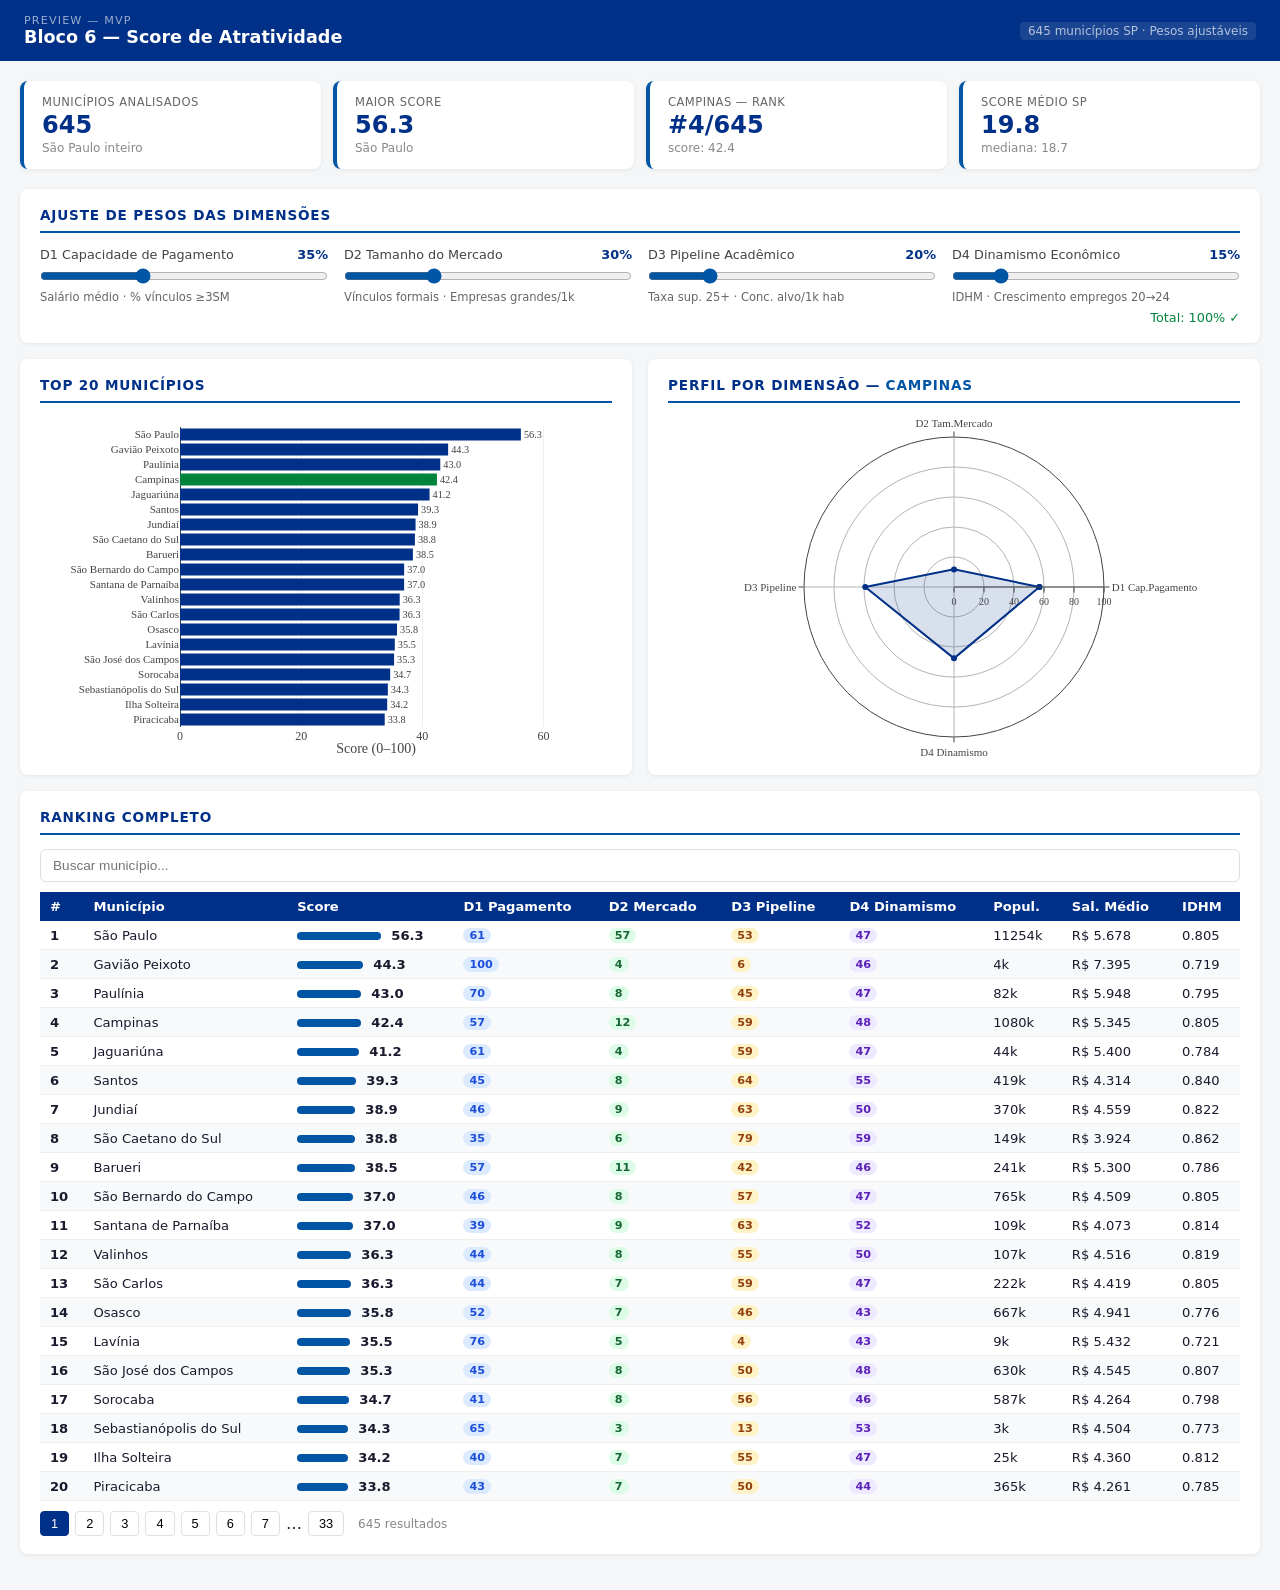
<file: data/preview_b6.html>
<!DOCTYPE html>
<html lang="pt-BR">
<head>
<meta charset="UTF-8">
<meta name="viewport" content="width=device-width, initial-scale=1.0">
<title>Bloco 6 — Score de Atratividade | MVP Preview</title>
<script src="https://cdn.plot.ly/plotly-2.26.0.min.js"></script>
<style>
  :root {
    --azul: #003087; --azul2: #0055A4; --verde: #00843D;
    --cinza-bg: #f5f6f8; --borda: #dde1e7;
  }
  * { box-sizing: border-box; margin: 0; padding: 0; }
  body { font-family: 'Segoe UI', system-ui, sans-serif; background: var(--cinza-bg); color: #1a1a2e; }
  header { background: var(--azul); color: #fff; padding: 14px 24px; display: flex; align-items: center; gap: 16px; }
  header h1 { font-size: 1.1rem; font-weight: 600; }
  header span { font-size: 0.8rem; opacity: 0.7; margin-left: auto; }
  .badge { background: rgba(255,255,255,0.15); border-radius: 4px; padding: 2px 8px; font-size: 0.75rem; }
  .container { max-width: 1300px; margin: 0 auto; padding: 20px; }
  .kpis { display: grid; grid-template-columns: repeat(4,1fr); gap: 12px; margin-bottom: 20px; }
  .kpi { background: #fff; border-radius: 8px; padding: 14px 18px; border-left: 4px solid var(--azul2);
           box-shadow: 0 1px 4px rgba(0,0,0,.07); }
  .kpi-label { font-size: .72rem; color: #666; text-transform: uppercase; letter-spacing: .04em; }
  .kpi-value { font-size: 1.5rem; font-weight: 700; color: var(--azul); margin-top: 2px; }
  .kpi-sub { font-size: .75rem; color: #888; margin-top: 2px; }
  .card { background: #fff; border-radius: 8px; box-shadow: 0 1px 4px rgba(0,0,0,.07);
            padding: 18px 20px; margin-bottom: 16px; }
  .card-title { font-size: .85rem; font-weight: 700; color: var(--azul); text-transform: uppercase;
                  letter-spacing: .06em; border-bottom: 2px solid var(--azul2); padding-bottom: 8px;
                  margin-bottom: 14px; }
  .weights-grid { display: grid; grid-template-columns: repeat(4,1fr); gap: 16px; }
  .witem label { font-size: .8rem; color: #444; display: flex; justify-content: space-between; }
  .witem input[type=range] { width: 100%; margin: 6px 0; accent-color: var(--azul2); }
  .witem .wval { font-weight: 700; color: var(--azul); }
  .w-total { text-align: right; font-size: .8rem; margin-top: 6px; }
  .w-total.ok { color: var(--verde); }
  .w-total.bad { color: #c0392b; }
  .two-col { display: grid; grid-template-columns: 1fr 1fr; gap: 16px; }
  .search-bar { width: 100%; padding: 8px 12px; border: 1px solid var(--borda); border-radius: 6px;
                  font-size: .85rem; margin-bottom: 10px; }
  table { width: 100%; border-collapse: collapse; font-size: .82rem; }
  th { background: var(--azul); color: #fff; padding: 7px 10px; text-align: left; cursor: pointer;
         user-select: none; white-space: nowrap; }
  th:hover { background: var(--azul2); }
  tr:nth-child(even) { background: #f8f9fb; }
  tr:hover { background: #e8edf7; cursor: pointer; }
  td { padding: 6px 10px; border-bottom: 1px solid #eee; }
  .score-bar { display: inline-block; height: 8px; border-radius: 4px; background: var(--azul2);
                vertical-align: middle; margin-right: 6px; }
  .dim-pill { display: inline-block; padding: 1px 6px; border-radius: 10px; font-size: .7rem;
                font-weight: 600; }
  .p1 { background: #dbeafe; color: #1d4ed8; }
  .p2 { background: #dcfce7; color: #166534; }
  .p3 { background: #fef3c7; color: #92400e; }
  .p4 { background: #ede9fe; color: #5b21b6; }
  .pagination { display: flex; gap: 6px; align-items: center; margin-top: 10px; flex-wrap: wrap; }
  .pagination button { padding: 4px 10px; border: 1px solid var(--borda); border-radius: 4px;
                          background: #fff; cursor: pointer; font-size: .8rem; }
  .pagination button.active { background: var(--azul); color: #fff; border-color: var(--azul); }
  .pagination button:hover:not(.active) { background: #e8edf7; }
  #radar-placeholder { color: #aaa; font-size: .85rem; text-align: center; padding: 60px 0; }
  @media(max-width:900px) { .two-col, .weights-grid, .kpis { grid-template-columns: 1fr; } }
</style>
</head>
<body>
<header>
  <div>
    <div style="font-size:.7rem;opacity:.6;letter-spacing:.1em">PREVIEW — MVP</div>
    <h1>Bloco 6 &mdash; Score de Atratividade</h1>
  </div>
  <span class="badge">645 municípios SP · Pesos ajustáveis</span>
</header>

<div class="container">

  <!-- KPIs -->
  <div class="kpis" id="kpis">
    <div class="kpi">
      <div class="kpi-label">Municípios analisados</div>
      <div class="kpi-value">645</div>
      <div class="kpi-sub">São Paulo inteiro</div>
    </div>
    <div class="kpi">
      <div class="kpi-label">Maior score</div>
      <div class="kpi-value" id="kpi-top-score">—</div>
      <div class="kpi-sub" id="kpi-top-nm">—</div>
    </div>
    <div class="kpi">
      <div class="kpi-label">Campinas — rank</div>
      <div class="kpi-value" id="kpi-camp-rank">—</div>
      <div class="kpi-sub" id="kpi-camp-score">score: —</div>
    </div>
    <div class="kpi">
      <div class="kpi-label">Score médio SP</div>
      <div class="kpi-value" id="kpi-avg">—</div>
      <div class="kpi-sub">mediana: <span id="kpi-med">—</span></div>
    </div>
  </div>

  <!-- Pesos -->
  <div class="card">
    <div class="card-title">Ajuste de Pesos das Dimensões</div>
    <div class="weights-grid">
      <div class="witem">
        <label>D1 Capacidade de Pagamento <span class="wval" id="lw1">35%</span></label>
        <input type="range" id="w1" min="0" max="100" value="35" oninput="updateWeights()">
        <div style="font-size:.72rem;color:#666">Salário médio · % vínculos ≥3SM</div>
      </div>
      <div class="witem">
        <label>D2 Tamanho do Mercado <span class="wval" id="lw2">30%</span></label>
        <input type="range" id="w2" min="0" max="100" value="30" oninput="updateWeights()">
        <div style="font-size:.72rem;color:#666">Vínculos formais · Empresas grandes/1k</div>
      </div>
      <div class="witem">
        <label>D3 Pipeline Acadêmico <span class="wval" id="lw3">20%</span></label>
        <input type="range" id="w3" min="0" max="100" value="20" oninput="updateWeights()">
        <div style="font-size:.72rem;color:#666">Taxa sup. 25+ · Conc. alvo/1k hab</div>
      </div>
      <div class="witem">
        <label>D4 Dinamismo Econômico <span class="wval" id="lw4">15%</span></label>
        <input type="range" id="w4" min="0" max="100" value="15" oninput="updateWeights()">
        <div style="font-size:.72rem;color:#666">IDHM · Crescimento empregos 20→24</div>
      </div>
    </div>
    <div class="w-total ok" id="w-total">Total: 100% ✓</div>
  </div>

  <!-- Gráfico top + radar -->
  <div class="two-col">
    <div class="card">
      <div class="card-title">Top 20 Municípios</div>
      <div id="chart-top" style="height:340px"></div>
    </div>
    <div class="card">
      <div class="card-title">Perfil por Dimensão — <span id="radar-title" style="color:var(--azul2)">clique em uma linha</span></div>
      <div id="chart-radar" style="height:340px">
        <div id="radar-placeholder">Selecione um município na tabela abaixo para ver o perfil por dimensão</div>
      </div>
    </div>
  </div>

  <!-- Tabela -->
  <div class="card">
    <div class="card-title">Ranking Completo</div>
    <input class="search-bar" id="search" placeholder="Buscar município..." oninput="renderTable()">
    <div style="overflow-x:auto">
      <table>
        <thead>
          <tr>
            <th onclick="sortBy('rank')">#</th>
            <th onclick="sortBy('nm')">Município</th>
            <th onclick="sortBy('score')">Score</th>
            <th onclick="sortBy('D1')">D1 Pagamento</th>
            <th onclick="sortBy('D2')">D2 Mercado</th>
            <th onclick="sortBy('D3')">D3 Pipeline</th>
            <th onclick="sortBy('D4')">D4 Dinamismo</th>
            <th onclick="sortBy('pop')">Popul.</th>
            <th onclick="sortBy('sal')">Sal. Médio</th>
            <th onclick="sortBy('idhm')">IDHM</th>
          </tr>
        </thead>
        <tbody id="tbody"></tbody>
      </table>
    </div>
    <div class="pagination" id="pagination"></div>
  </div>

</div>

<script>
const RAW = [{"id": "3543006", "nm": "Ribeirão Branco", "pop": 18269, "D1": 0.0699, "D2": 0.0248, "D3": 0.046, "D4": 0.0155, "sal": 2270.0, "vinc": 3727, "tsup": 3.5, "idhm": 0.639, "cresc": -83.1}, {"id": "3505401", "nm": "Barra do Turvo", "pop": 7729, "D1": 0.253, "D2": 0.0279, "D3": 0.0735, "D4": 0.1529, "sal": 3141.0, "vinc": 797, "tsup": 5.4, "idhm": 0.641, "cresc": -37.5}, {"id": "3532827", "nm": "Nova Campina", "pop": 8515, "D1": 0.3494, "D2": 0.0646, "D3": 0.0187, "D4": 0.1108, "sal": 3758.0, "vinc": 2600, "tsup": 2.4, "idhm": 0.651, "cresc": -59.6}, {"id": "3532306", "nm": "Natividade da Serra", "pop": 6678, "D1": 0.1506, "D2": 0.0803, "D3": 0.0521, "D4": 0.1374, "sal": 2672.0, "vinc": 810, "tsup": 4.4, "idhm": 0.655, "cresc": -53.6}, {"id": "3542305", "nm": "Redenção da Serra", "pop": 3873, "D1": 0.1265, "D2": 0.0562, "D3": 0.0379, "D4": 0.1436, "sal": 2682.0, "vinc": 692, "tsup": 3.0, "idhm": 0.657, "cresc": -53.0}, {"id": "3505351", "nm": "Barra do Chapéu", "pop": 5244, "D1": 0.1804, "D2": 0.1481, "D3": 0.0425, "D4": 0.0471, "sal": 2817.0, "vinc": 488, "tsup": 3.4, "idhm": 0.66, "cresc": -88.4}, {"id": "3507159", "nm": "Bom Sucesso de Itararé", "pop": 3571, "D1": 0.1432, "D2": 0.1538, "D3": 0.0523, "D4": 0.0973, "sal": 2775.0, "vinc": 672, "tsup": 4.4, "idhm": 0.66, "cresc": -71.2}, {"id": "3522653", "nm": "Itapirapuã Paulista", "pop": 3880, "D1": 0.1405, "D2": 0.1383, "D3": 0.1207, "D4": 0.0951, "sal": 2628.0, "vinc": 670, "tsup": 4.0, "idhm": 0.661, "cresc": -72.7}, {"id": "3543501", "nm": "Riversul", "pop": 6163, "D1": 0.1892, "D2": 0.0715, "D3": 0.0816, "D4": 0.1751, "sal": 2816.0, "vinc": 625, "tsup": 6.2, "idhm": 0.664, "cresc": -47.6}, {"id": "3508009", "nm": "Buri", "pop": 18563, "D1": 0.1218, "D2": 0.0295, "D3": 0.217, "D4": 0.1278, "sal": 2725.0, "vinc": 5863, "tsup": 6.0, "idhm": 0.667, "cresc": -66.1}, {"id": "3554201", "nm": "Tejupá", "pop": 4809, "D1": 0.1421, "D2": 0.0494, "D3": 0.0331, "D4": 0.089, "sal": 2418.0, "vinc": 778, "tsup": 3.2, "idhm": 0.668, "cresc": -80.2}, {"id": "3504701", "nm": "Balbinos", "pop": 3702, "D1": 0.7294, "D2": 0.0494, "D3": 0.0, "D4": 0.4101, "sal": 5117.0, "vinc": 583, "tsup": 1.3, "idhm": 0.669, "cresc": 29.3}, {"id": "3551801", "nm": "Sete Barras", "pop": 13005, "D1": 0.1058, "D2": 0.0098, "D3": 0.0798, "D4": 0.1016, "sal": 2468.0, "vinc": 2089, "tsup": 5.9, "idhm": 0.673, "cresc": -79.7}, {"id": "3519253", "nm": "Iaras", "pop": 6376, "D1": 0.3864, "D2": 0.0272, "D3": 0.0855, "D4": 0.3098, "sal": 3915.0, "vinc": 2127, "tsup": 4.0, "idhm": 0.674, "cresc": -9.0}, {"id": "3517604", "nm": "Guapiara", "pop": 17998, "D1": 0.1512, "D2": 0.0313, "D3": 0.0369, "D4": 0.1655, "sal": 2713.0, "vinc": 2180, "tsup": 3.5, "idhm": 0.675, "cresc": -59.3}, {"id": "3528700", "nm": "Marabá Paulista", "pop": 4812, "D1": 0.6889, "D2": 0.056, "D3": 0.0608, "D4": 0.2462, "sal": 5221.0, "vinc": 782, "tsup": 4.9, "idhm": 0.677, "cresc": -33.2}, {"id": "3536802", "nm": "Pedra Bela", "pop": 5780, "D1": 0.0428, "D2": 0.029, "D3": 0.0533, "D4": 0.1537, "sal": 2272.0, "vinc": 1081, "tsup": 4.5, "idhm": 0.677, "cresc": -64.9}, {"id": "3523305", "nm": "Itariri", "pop": 15471, "D1": 0.1768, "D2": 0.0204, "D3": 0.0662, "D4": 0.1235, "sal": 2854.0, "vinc": 1643, "tsup": 5.0, "idhm": 0.677, "cresc": -75.3}, {"id": "3552007", "nm": "Silveiras", "pop": 5792, "D1": 0.1647, "D2": 0.0304, "D3": 0.0531, "D4": 0.2013, "sal": 2703.0, "vinc": 891, "tsup": 4.5, "idhm": 0.678, "cresc": -49.3}, {"id": "3541653", "nm": "Quadra", "pop": 3236, "D1": 0.2219, "D2": 0.1244, "D3": 0.0535, "D4": 0.1885, "sal": 3150.0, "vinc": 659, "tsup": 4.5, "idhm": 0.678, "cresc": -53.7}, {"id": "3532405", "nm": "Nazaré Paulista", "pop": 16414, "D1": 0.2792, "D2": 0.0438, "D3": 0.0979, "D4": 0.2307, "sal": 3471.0, "vinc": 3376, "tsup": 4.2, "idhm": 0.678, "cresc": -39.2}, {"id": "3553856", "nm": "Taquarivaí", "pop": 5151, "D1": 0.2094, "D2": 0.0508, "D3": 0.0222, "D4": 0.1628, "sal": 3123.0, "vinc": 2186, "tsup": 2.6, "idhm": 0.679, "cresc": -63.3}, {"id": "3503158", "nm": "Arapeí", "pop": 2493, "D1": 0.1768, "D2": 0.103, "D3": 0.0455, "D4": 0.1908, "sal": 2979.0, "vinc": 345, "tsup": 4.0, "idhm": 0.68, "cresc": -54.5}, {"id": "3510153", "nm": "Canitar", "pop": 4369, "D1": 0.196, "D2": 0.1987, "D3": 0.0388, "D4": 0.215, "sal": 3162.0, "vinc": 472, "tsup": 3.6, "idhm": 0.68, "cresc": -46.2}, {"id": "3522158", "nm": "Itaóca", "pop": 3228, "D1": 0.2429, "D2": 0.0824, "D3": 0.1436, "D4": 0.2103, "sal": 3406.0, "vinc": 365, "tsup": 3.9, "idhm": 0.68, "cresc": -47.8}, {"id": "3506706", "nm": "Boa Esperança do Sul", "pop": 13645, "D1": 0.1286, "D2": 0.0685, "D3": 0.0625, "D4": 0.2769, "sal": 2718.0, "vinc": 3333, "tsup": 5.0, "idhm": 0.681, "cresc": -25.7}, {"id": "3553500", "nm": "Tapiraí", "pop": 8012, "D1": 0.1912, "D2": 0.0426, "D3": 0.0501, "D4": 0.1561, "sal": 2955.0, "vinc": 1111, "tsup": 4.3, "idhm": 0.681, "cresc": -67.2}, {"id": "3513603", "nm": "Cunha", "pop": 21866, "D1": 0.1593, "D2": 0.0172, "D3": 0.1082, "D4": 0.2054, "sal": 2809.0, "vinc": 2828, "tsup": 7.5, "idhm": 0.684, "cresc": -52.5}, {"id": "3549607", "nm": "São José do Barreiro", "pop": 4077, "D1": 0.2112, "D2": 0.0327, "D3": 0.0841, "D4": 0.2405, "sal": 3028.0, "vinc": 557, "tsup": 6.3, "idhm": 0.684, "cresc": -40.5}, {"id": "3503109", "nm": "Arandu", "pop": 6123, "D1": 0.1426, "D2": 0.0837, "D3": 0.052, "D4": 0.214, "sal": 2852.0, "vinc": 1380, "tsup": 4.4, "idhm": 0.685, "cresc": -50.4}, {"id": "3547007", "nm": "Santa Maria da Serra", "pop": 5413, "D1": 0.1634, "D2": 0.0831, "D3": 0.0548, "D4": 0.1269, "sal": 2758.0, "vinc": 1147, "tsup": 4.5, "idhm": 0.686, "cresc": -81.0}, {"id": "3551405", "nm": "Serra Azul", "pop": 11256, "D1": 0.5305, "D2": 0.0786, "D3": 0.0685, "D4": 0.2686, "sal": 4228.0, "vinc": 1336, "tsup": 5.4, "idhm": 0.686, "cresc": -32.4}, {"id": "3518503", "nm": "Guareí", "pop": 14565, "D1": 0.2444, "D2": 0.0394, "D3": 0.0629, "D4": 0.1835, "sal": 3228.0, "vinc": 3346, "tsup": 4.6, "idhm": 0.687, "cresc": -62.4}, {"id": "3500907", "nm": "Altair", "pop": 3815, "D1": 0.2785, "D2": 0.1279, "D3": 0.0648, "D4": 0.3014, "sal": 3426.0, "vinc": 923, "tsup": 5.2, "idhm": 0.687, "cresc": -21.9}, {"id": "3501400", "nm": "Álvaro de Carvalho", "pop": 4650, "D1": 0.5012, "D2": 0.0114, "D3": 0.0267, "D4": 0.6099, "sal": 4264.0, "vinc": 938, "tsup": 2.9, "idhm": 0.688, "cresc": 83.2}, {"id": "3551207", "nm": "Sarutaiá", "pop": 3622, "D1": 0.0953, "D2": 0.0553, "D3": 0.0628, "D4": 0.2549, "sal": 2512.0, "vinc": 703, "tsup": 5.0, "idhm": 0.688, "cresc": -38.7}, {"id": "3537909", "nm": "Pilar do Sul", "pop": 26406, "D1": 0.1863, "D2": 0.044, "D3": 0.116, "D4": 0.179, "sal": 2941.0, "vinc": 6989, "tsup": 6.7, "idhm": 0.69, "cresc": -66.2}, {"id": "3512605", "nm": "Coronel Macedo", "pop": 5001, "D1": 0.1464, "D2": 0.0712, "D3": 0.0428, "D4": 0.2484, "sal": 2654.0, "vinc": 976, "tsup": 3.8, "idhm": 0.69, "cresc": -42.4}, {"id": "3514809", "nm": "Eldorado", "pop": 14641, "D1": 0.0937, "D2": 0.0154, "D3": 0.0968, "D4": 0.1392, "sal": 2436.0, "vinc": 2554, "tsup": 7.1, "idhm": 0.691, "cresc": -80.7}, {"id": "3534807", "nm": "Ouro Verde", "pop": 7800, "D1": 0.1938, "D2": 0.1324, "D3": 0.0643, "D4": 0.2552, "sal": 2832.0, "vinc": 854, "tsup": 5.1, "idhm": 0.692, "cresc": -41.6}, {"id": "3521705", "nm": "Itaberá", "pop": 17858, "D1": 0.216, "D2": 0.0673, "D3": 0.0809, "D4": 0.24, "sal": 3147.0, "vinc": 3909, "tsup": 5.8, "idhm": 0.693, "cresc": -47.6}, {"id": "3549508", "nm": "São José da Bela Vista", "pop": 8406, "D1": 0.1658, "D2": 0.1115, "D3": 0.0526, "D4": 0.2994, "sal": 3095.0, "vinc": 869, "tsup": 4.4, "idhm": 0.693, "cresc": -27.2}, {"id": "3526308", "nm": "Lagoinha", "pop": 4841, "D1": 0.0605, "D2": 0.0185, "D3": 0.0959, "D4": 0.2315, "sal": 2370.0, "vinc": 884, "tsup": 6.1, "idhm": 0.693, "cresc": -50.5}, {"id": "3508306", "nm": "Cabrália Paulista", "pop": 4365, "D1": 0.1682, "D2": 0.0481, "D3": 0.0617, "D4": 0.2029, "sal": 2913.0, "vinc": 1197, "tsup": 5.0, "idhm": 0.694, "cresc": -61.1}, {"id": "3509254", "nm": "Cajati", "pop": 28372, "D1": 0.265, "D2": 0.0369, "D3": 0.1265, "D4": 0.1871, "sal": 3336.0, "vinc": 7156, "tsup": 6.2, "idhm": 0.694, "cresc": -66.5}, {"id": "3503604", "nm": "Areiópolis", "pop": 10579, "D1": 0.2054, "D2": 0.0317, "D3": 0.0475, "D4": 0.23, "sal": 2979.0, "vinc": 1578, "tsup": 4.1, "idhm": 0.695, "cresc": -52.6}, {"id": "3514908", "nm": "Elias Fausto", "pop": 15775, "D1": 0.2818, "D2": 0.0319, "D3": 0.0706, "D4": 0.2389, "sal": 3461.0, "vinc": 6658, "tsup": 4.8, "idhm": 0.695, "cresc": -49.5}, {"id": "3540853", "nm": "Pracinha", "pop": 2858, "D1": 0.4724, "D2": 0.0282, "D3": 0.0139, "D4": 0.5247, "sal": 4250.0, "vinc": 473, "tsup": 2.1, "idhm": 0.696, "cresc": 47.8}, {"id": "3537206", "nm": "Pedro de Toledo", "pop": 10204, "D1": 0.1769, "D2": 0.0343, "D3": 0.0863, "D4": 0.2064, "sal": 2910.0, "vinc": 937, "tsup": 5.8, "idhm": 0.696, "cresc": -61.4}, {"id": "3515194", "nm": "Espírito Santo do Turvo", "pop": 4244, "D1": 0.1665, "D2": 0.0539, "D3": 0.0348, "D4": 0.3245, "sal": 2886.0, "vinc": 809, "tsup": 3.4, "idhm": 0.696, "cresc": -20.9}, {"id": "3550001", "nm": "São Luís do Paraitinga", "pop": 10397, "D1": 0.155, "D2": 0.0654, "D3": 0.1203, "D4": 0.2225, "sal": 2650.0, "vinc": 1886, "tsup": 8.5, "idhm": 0.697, "cresc": -56.7}, {"id": "3503505", "nm": "Areias", "pop": 3696, "D1": 0.0647, "D2": 0.0042, "D3": 0.0872, "D4": 0.3229, "sal": 2201.0, "vinc": 1082, "tsup": 5.3, "idhm": 0.697, "cresc": -22.2}, {"id": "3529906", "nm": "Miracatu", "pop": 20592, "D1": 0.3733, "D2": 0.035, "D3": 0.0841, "D4": 0.2321, "sal": 3572.0, "vinc": 4517, "tsup": 6.0, "idhm": 0.697, "cresc": -53.4}, {"id": "3509106", "nm": "Caiuá", "pop": 5039, "D1": 0.5767, "D2": 0.0209, "D3": 0.0602, "D4": 0.4035, "sal": 4790.0, "vinc": 1005, "tsup": 4.9, "idhm": 0.697, "cresc": 5.5}, {"id": "3518909", "nm": "Guzolândia", "pop": 4754, "D1": 0.1672, "D2": 0.0557, "D3": 0.0695, "D4": 0.2369, "sal": 2795.0, "vinc": 611, "tsup": 5.4, "idhm": 0.697, "cresc": -51.7}, {"id": "3540754", "nm": "Potim", "pop": 19397, "D1": 0.3359, "D2": 0.0114, "D3": 0.0454, "D4": 0.2853, "sal": 3559.0, "vinc": 1892, "tsup": 3.4, "idhm": 0.697, "cresc": -35.1}, {"id": "3542800", "nm": "Ribeira", "pop": 3358, "D1": 0.1647, "D2": 0.086, "D3": 0.1533, "D4": 0.1652, "sal": 2758.0, "vinc": 526, "tsup": 6.0, "idhm": 0.698, "cresc": -77.1}, {"id": "3556354", "nm": "Vargem", "pop": 8801, "D1": 0.1835, "D2": 0.061, "D3": 0.0538, "D4": 0.2538, "sal": 2964.0, "vinc": 1287, "tsup": 4.5, "idhm": 0.699, "cresc": -47.5}, {"id": "3552551", "nm": "Suzanápolis", "pop": 3383, "D1": 0.2021, "D2": 0.0177, "D3": 0.107, "D4": 0.4696, "sal": 3216.0, "vinc": 2300, "tsup": 7.7, "idhm": 0.699, "cresc": 26.6}, {"id": "3510302", "nm": "Capela do Alto", "pop": 17532, "D1": 0.2021, "D2": 0.0306, "D3": 0.0679, "D4": 0.284, "sal": 2932.0, "vinc": 5079, "tsup": 4.8, "idhm": 0.699, "cresc": -37.1}, {"id": "3505104", "nm": "Barbosa", "pop": 6593, "D1": 0.1884, "D2": 0.1979, "D3": 0.0735, "D4": 0.3214, "sal": 2952.0, "vinc": 711, "tsup": 5.7, "idhm": 0.699, "cresc": -24.3}, {"id": "3525508", "nm": "Joanópolis", "pop": 11768, "D1": 0.1075, "D2": 0.0284, "D3": 0.1108, "D4": 0.2201, "sal": 2582.0, "vinc": 2687, "tsup": 7.9, "idhm": 0.699, "cresc": -59.0}, {"id": "3526100", "nm": "Juquiá", "pop": 19246, "D1": 0.1224, "D2": 0.0479, "D3": 0.091, "D4": 0.1921, "sal": 2578.0, "vinc": 2610, "tsup": 5.8, "idhm": 0.7, "cresc": -69.4}, {"id": "3555356", "nm": "Ubarana", "pop": 5289, "D1": 0.399, "D2": 0.0473, "D3": 0.0363, "D4": 0.3146, "sal": 3782.0, "vinc": 1619, "tsup": 3.4, "idhm": 0.7, "cresc": -27.4}, {"id": "3501103", "nm": "Alto Alegre", "pop": 4102, "D1": 0.2765, "D2": 0.0118, "D3": 0.0682, "D4": 0.2883, "sal": 3362.0, "vinc": 611, "tsup": 5.3, "idhm": 0.7, "cresc": -36.4}, {"id": "3541059", "nm": "Pratânia", "pop": 4599, "D1": 0.1779, "D2": 0.072, "D3": 0.0384, "D4": 0.2473, "sal": 3151.0, "vinc": 1450, "tsup": 3.6, "idhm": 0.701, "cresc": -51.3}, {"id": "3553807", "nm": "Taquarituba", "pop": 22291, "D1": 0.2562, "D2": 0.0583, "D3": 0.1495, "D4": 0.2148, "sal": 3216.0, "vinc": 5653, "tsup": 7.5, "idhm": 0.701, "cresc": -62.4}, {"id": "3550803", "nm": "São Sebastião da Grama", "pop": 12099, "D1": 0.1178, "D2": 0.0436, "D3": 0.136, "D4": 0.2093, "sal": 2600.0, "vinc": 2728, "tsup": 9.1, "idhm": 0.701, "cresc": -64.3}, {"id": "3527702", "nm": "Luiziânia", "pop": 5030, "D1": 0.1948, "D2": 0.0397, "D3": 0.0421, "D4": 0.2561, "sal": 3037.0, "vinc": 590, "tsup": 3.8, "idhm": 0.702, "cresc": -49.0}, {"id": "3540259", "nm": "Pontalinda", "pop": 4074, "D1": 0.27, "D2": 0.0336, "D3": 0.0749, "D4": 0.326, "sal": 3672.0, "vinc": 408, "tsup": 5.8, "idhm": 0.702, "cresc": -25.0}, {"id": "3548005", "nm": "Santo Antônio de Posse", "pop": 20650, "D1": 0.337, "D2": 0.0536, "D3": 0.1755, "D4": 0.2185, "sal": 3990.0, "vinc": 8792, "tsup": 5.8, "idhm": 0.702, "cresc": -61.9}, {"id": "3547908", "nm": "Santo Antônio da Alegria", "pop": 6304, "D1": 0.1196, "D2": 0.0638, "D3": 0.1504, "D4": 0.2982, "sal": 2642.0, "vinc": 1234, "tsup": 8.9, "idhm": 0.702, "cresc": -34.5}, {"id": "3540507", "nm": "Porangaba", "pop": 8326, "D1": 0.14, "D2": 0.0598, "D3": 0.0725, "D4": 0.2301, "sal": 2658.0, "vinc": 1557, "tsup": 5.1, "idhm": 0.703, "cresc": -58.7}, {"id": "3550506", "nm": "São Pedro do Turvo", "pop": 7198, "D1": 0.1719, "D2": 0.0753, "D3": 0.076, "D4": 0.3321, "sal": 3019.0, "vinc": 1657, "tsup": 5.8, "idhm": 0.703, "cresc": -23.7}, {"id": "3523206", "nm": "Itararé", "pop": 47934, "D1": 0.2207, "D2": 0.0493, "D3": 0.2028, "D4": 0.2564, "sal": 3020.0, "vinc": 10425, "tsup": 9.8, "idhm": 0.703, "cresc": -49.7}, {"id": "3521200", "nm": "Iporanga", "pop": 4299, "D1": 0.177, "D2": 0.0415, "D3": 0.0791, "D4": 0.2609, "sal": 2758.0, "vinc": 454, "tsup": 5.5, "idhm": 0.703, "cresc": -48.1}, {"id": "3544202", "nm": "Riolândia", "pop": 10575, "D1": 0.3802, "D2": 0.1051, "D3": 0.0835, "D4": 0.3266, "sal": 3876.0, "vinc": 1646, "tsup": 5.9, "idhm": 0.703, "cresc": -25.6}, {"id": "3525409", "nm": "Jeriquara", "pop": 3160, "D1": 0.2291, "D2": 0.0801, "D3": 0.0941, "D4": 0.2642, "sal": 3022.0, "vinc": 812, "tsup": 6.9, "idhm": 0.703, "cresc": -47.0}, {"id": "3516309", "nm": "Francisco Morato", "pop": 154472, "D1": 0.315, "D2": 0.0298, "D3": 0.0958, "D4": 0.235, "sal": 3428.0, "vinc": 9923, "tsup": 2.8, "idhm": 0.703, "cresc": -57.0}, {"id": "3519303", "nm": "Ibaté", "pop": 30734, "D1": 0.2892, "D2": 0.0417, "D3": 0.0796, "D4": 0.2517, "sal": 3410.0, "vinc": 7449, "tsup": 4.1, "idhm": 0.703, "cresc": -51.3}, {"id": "3515657", "nm": "Fernão", "pop": 1563, "D1": 0.1752, "D2": 0.0312, "D3": 0.0411, "D4": 0.3587, "sal": 2987.0, "vinc": 435, "tsup": 3.7, "idhm": 0.703, "cresc": -14.5}, {"id": "3509957", "nm": "Canas", "pop": 4385, "D1": 0.1847, "D2": 0.0264, "D3": 0.0485, "D4": 0.2614, "sal": 2890.0, "vinc": 1170, "tsup": 4.2, "idhm": 0.704, "cresc": -48.7}, {"id": "3515350", "nm": "Euclides da Cunha Paulista", "pop": 9585, "D1": 0.1884, "D2": 0.0915, "D3": 0.1031, "D4": 0.2828, "sal": 2918.0, "vinc": 717, "tsup": 7.0, "idhm": 0.704, "cresc": -41.4}, {"id": "3502754", "nm": "Araçariguama", "pop": 17080, "D1": 0.3649, "D2": 0.0741, "D3": 0.1247, "D4": 0.2401, "sal": 3937.0, "vinc": 10687, "tsup": 7.5, "idhm": 0.704, "cresc": -56.0}, {"id": "3545407", "nm": "Salto Grande", "pop": 8787, "D1": 0.2269, "D2": 0.0531, "D3": 0.1003, "D4": 0.2566, "sal": 3152.0, "vinc": 1734, "tsup": 7.3, "idhm": 0.704, "cresc": -50.4}, {"id": "3552700", "nm": "Tabatinga", "pop": 14686, "D1": 0.1436, "D2": 0.052, "D3": 0.0999, "D4": 0.2337, "sal": 2671.0, "vinc": 2797, "tsup": 6.7, "idhm": 0.704, "cresc": -58.2}, {"id": "3506904", "nm": "Bofete", "pop": 9618, "D1": 0.2119, "D2": 0.1579, "D3": 0.1373, "D4": 0.1753, "sal": 3040.0, "vinc": 1935, "tsup": 8.6, "idhm": 0.705, "cresc": -79.1}, {"id": "3522000", "nm": "Itaju", "pop": 3246, "D1": 0.139, "D2": 0.033, "D3": 0.0707, "D4": 0.3587, "sal": 2756.0, "vinc": 969, "tsup": 5.5, "idhm": 0.705, "cresc": -16.1}, {"id": "3504404", "nm": "Avanhandava", "pop": 11310, "D1": 0.3178, "D2": 0.0539, "D3": 0.0757, "D4": 0.3587, "sal": 3740.0, "vinc": 2435, "tsup": 5.8, "idhm": 0.705, "cresc": -16.1}, {"id": "3543253", "nm": "Ribeirão Grande", "pop": 7422, "D1": 0.1889, "D2": 0.109, "D3": 0.0237, "D4": 0.2597, "sal": 2811.0, "vinc": 654, "tsup": 2.7, "idhm": 0.705, "cresc": -50.1}, {"id": "3507456", "nm": "Borebi", "pop": 2293, "D1": 0.1692, "D2": 0.0591, "D3": 0.0441, "D4": 0.1889, "sal": 2842.0, "vinc": 744, "tsup": 3.9, "idhm": 0.705, "cresc": -74.4}, {"id": "3542701", "nm": "Restinga", "pop": 6587, "D1": 0.2779, "D2": 0.0925, "D3": 0.0814, "D4": 0.3127, "sal": 3317.0, "vinc": 1748, "tsup": 6.1, "idhm": 0.705, "cresc": -31.9}, {"id": "3523503", "nm": "Itatinga", "pop": 18052, "D1": 0.2378, "D2": 0.165, "D3": 0.1163, "D4": 0.2141, "sal": 3102.0, "vinc": 3556, "tsup": 6.7, "idhm": 0.706, "cresc": -66.5}, {"id": "3511607", "nm": "Cesário Lange", "pop": 15540, "D1": 0.2198, "D2": 0.0641, "D3": 0.1073, "D4": 0.3732, "sal": 3080.0, "vinc": 7127, "tsup": 7.0, "idhm": 0.706, "cresc": -11.9}, {"id": "3509809", "nm": "Campos Novos Paulista", "pop": 4539, "D1": 0.2355, "D2": 0.0335, "D3": 0.1078, "D4": 0.3145, "sal": 3258.0, "vinc": 957, "tsup": 7.7, "idhm": 0.706, "cresc": -32.0}, {"id": "3548203", "nm": "Santo Antônio do Pinhal", "pop": 6486, "D1": 0.1507, "D2": 0.0371, "D3": 0.0881, "D4": 0.2388, "sal": 2597.0, "vinc": 1254, "tsup": 6.5, "idhm": 0.706, "cresc": -58.0}, {"id": "3551108", "nm": "Sarapuí", "pop": 9027, "D1": 0.1083, "D2": 0.043, "D3": 0.2409, "D4": 0.2897, "sal": 2573.0, "vinc": 2762, "tsup": 6.4, "idhm": 0.707, "cresc": -41.3}, {"id": "3523701", "nm": "Itirapuã", "pop": 5914, "D1": 0.1442, "D2": 0.0624, "D3": 0.0787, "D4": 0.3093, "sal": 2926.0, "vinc": 787, "tsup": 6.0, "idhm": 0.707, "cresc": -34.6}, {"id": "3519501", "nm": "Ibirarema", "pop": 6725, "D1": 0.246, "D2": 0.057, "D3": 0.1088, "D4": 0.2806, "sal": 3326.0, "vinc": 1111, "tsup": 7.8, "idhm": 0.708, "cresc": -45.2}, {"id": "3512209", "nm": "Conchal", "pop": 25229, "D1": 0.1992, "D2": 0.0385, "D3": 0.0999, "D4": 0.2735, "sal": 3017.0, "vinc": 6756, "tsup": 5.9, "idhm": 0.708, "cresc": -47.6}, {"id": "3526209", "nm": "Juquitiba", "pop": 28737, "D1": 0.1607, "D2": 0.0319, "D3": 0.0967, "D4": 0.2221, "sal": 2761.0, "vinc": 3587, "tsup": 5.9, "idhm": 0.709, "cresc": -66.1}, {"id": "3553005", "nm": "Taguaí", "pop": 10828, "D1": 0.0475, "D2": 0.0088, "D3": 0.1061, "D4": 0.2391, "sal": 2055.0, "vinc": 4537, "tsup": 7.6, "idhm": 0.709, "cresc": -60.2}, {"id": "3516606", "nm": "Gália", "pop": 7011, "D1": 0.1115, "D2": 0.0439, "D3": 0.0869, "D4": 0.2824, "sal": 2690.0, "vinc": 1514, "tsup": 6.5, "idhm": 0.709, "cresc": -45.4}, {"id": "3545506", "nm": "Sandovalina", "pop": 3699, "D1": 0.3936, "D2": 0.0379, "D3": 0.0724, "D4": 0.3936, "sal": 3865.0, "vinc": 1970, "tsup": 5.6, "idhm": 0.709, "cresc": -7.2}, {"id": "3553104", "nm": "Taiaçu", "pop": 5894, "D1": 0.2398, "D2": 0.1424, "D3": 0.1153, "D4": 0.2508, "sal": 3083.0, "vinc": 724, "tsup": 8.2, "idhm": 0.71, "cresc": -57.0}, {"id": "3550209", "nm": "São Miguel Arcanjo", "pop": 31450, "D1": 0.1168, "D2": 0.0705, "D3": 0.1023, "D4": 0.228, "sal": 2597.0, "vinc": 5524, "tsup": 6.5, "idhm": 0.71, "cresc": -64.8}, {"id": "3507753", "nm": "Brejo Alegre", "pop": 2573, "D1": 0.2851, "D2": 0.0491, "D3": 0.0712, "D4": 0.3144, "sal": 3525.0, "vinc": 391, "tsup": 5.5, "idhm": 0.71, "cresc": -35.2}, {"id": "3519709", "nm": "Ibiúna", "pop": 71217, "D1": 0.1515, "D2": 0.0247, "D3": 0.1135, "D4": 0.2443, "sal": 2892.0, "vinc": 18374, "tsup": 6.4, "idhm": 0.71, "cresc": -59.2}, {"id": "3531704", "nm": "Monteiro Lobato", "pop": 4120, "D1": 0.1609, "D2": 0.0668, "D3": 0.1527, "D4": 0.2736, "sal": 2806.0, "vinc": 739, "tsup": 10.4, "idhm": 0.71, "cresc": -49.1}, {"id": "3554607", "nm": "Timburi", "pop": 2646, "D1": 0.2819, "D2": 0.0853, "D3": 0.0785, "D4": 0.2532, "sal": 3122.0, "vinc": 412, "tsup": 6.0, "idhm": 0.71, "cresc": -56.2}, {"id": "3502705", "nm": "Apiaí", "pop": 25191, "D1": 0.3018, "D2": 0.0281, "D3": 0.1247, "D4": 0.2067, "sal": 3425.0, "vinc": 6617, "tsup": 6.4, "idhm": 0.71, "cresc": -72.1}, {"id": "3512100", "nm": "Colômbia", "pop": 5994, "D1": 0.2516, "D2": 0.0686, "D3": 0.051, "D4": 0.3399, "sal": 3391.0, "vinc": 3691, "tsup": 4.3, "idhm": 0.71, "cresc": -26.4}, {"id": "3543105", "nm": "Ribeirão Corrente", "pop": 4273, "D1": 0.1626, "D2": 0.0652, "D3": 0.0448, "D4": 0.3417, "sal": 2929.0, "vinc": 756, "tsup": 4.0, "idhm": 0.711, "cresc": -26.5}, {"id": "3538303", "nm": "Piquerobi", "pop": 3537, "D1": 0.1857, "D2": 0.0756, "D3": 0.0697, "D4": 0.2972, "sal": 3008.0, "vinc": 659, "tsup": 5.4, "idhm": 0.711, "cresc": -41.8}, {"id": "3536406", "nm": "Paulicéia", "pop": 6339, "D1": 0.2794, "D2": 0.0402, "D3": 0.0846, "D4": 0.2973, "sal": 3448.0, "vinc": 2225, "tsup": 5.7, "idhm": 0.711, "cresc": -41.8}, {"id": "3505005", "nm": "Barão de Antonina", "pop": 3116, "D1": 0.1025, "D2": 0.0412, "D3": 0.0727, "D4": 0.2557, "sal": 2586.0, "vinc": 571, "tsup": 5.6, "idhm": 0.711, "cresc": -56.1}, {"id": "3520202", "nm": "Igaratá", "pop": 8831, "D1": 0.1785, "D2": 0.0411, "D3": 0.0994, "D4": 0.2574, "sal": 2847.0, "vinc": 1719, "tsup": 5.0, "idhm": 0.711, "cresc": -55.5}, {"id": "3524204", "nm": "Jaborandi", "pop": 6592, "D1": 0.2541, "D2": 0.2624, "D3": 0.0835, "D4": 0.2733, "sal": 3158.0, "vinc": 860, "tsup": 5.9, "idhm": 0.711, "cresc": -50.0}, {"id": "3500758", "nm": "Alambari", "pop": 4884, "D1": 0.1181, "D2": 0.0433, "D3": 0.0516, "D4": 0.2544, "sal": 2714.0, "vinc": 1095, "tsup": 4.4, "idhm": 0.712, "cresc": -57.3}, {"id": "3542909", "nm": "Ribeirão Bonito", "pop": 12135, "D1": 0.2212, "D2": 0.0891, "D3": 0.1509, "D4": 0.2889, "sal": 3046.0, "vinc": 2038, "tsup": 9.4, "idhm": 0.712, "cresc": -45.4}, {"id": "3531902", "nm": "Morro Agudo", "pop": 29116, "D1": 0.3211, "D2": 0.08, "D3": 0.1313, "D4": 0.3496, "sal": 3708.0, "vinc": 8839, "tsup": 6.0, "idhm": 0.712, "cresc": -24.6}, {"id": "3521606", "nm": "Irapuru", "pop": 7789, "D1": 0.5153, "D2": 0.0416, "D3": 0.1095, "D4": 0.3848, "sal": 4318.0, "vinc": 1019, "tsup": 7.8, "idhm": 0.712, "cresc": -12.5}, {"id": "3555901", "nm": "Uru", "pop": 1251, "D1": 0.2378, "D2": 0.1052, "D3": 0.1155, "D4": 0.3646, "sal": 3122.0, "vinc": 290, "tsup": 8.2, "idhm": 0.712, "cresc": -19.4}, {"id": "3506607", "nm": "Biritiba-Mirim", "pop": 28575, "D1": 0.13, "D2": 0.0337, "D3": 0.0791, "D4": 0.2671, "sal": 2675.0, "vinc": 4392, "tsup": 4.9, "idhm": 0.712, "cresc": -52.9}, {"id": "3507100", "nm": "Bom Jesus dos Perdões", "pop": 19708, "D1": 0.2374, "D2": 0.0335, "D3": 0.1181, "D4": 0.3255, "sal": 3247.0, "vinc": 7082, "tsup": 6.6, "idhm": 0.713, "cresc": -33.6}, {"id": "3518107", "nm": "Guarantã", "pop": 6404, "D1": 0.1453, "D2": 0.1094, "D3": 0.0638, "D4": 0.2446, "sal": 2772.0, "vinc": 1118, "tsup": 5.1, "idhm": 0.713, "cresc": -61.4}, {"id": "3516101", "nm": "Florínia", "pop": 2829, "D1": 0.4764, "D2": 0.0654, "D3": 0.2406, "D4": 0.4178, "sal": 4285.0, "vinc": 603, "tsup": 8.1, "idhm": 0.713, "cresc": -2.0}, {"id": "3509403", "nm": "Cajuru", "pop": 23371, "D1": 0.1997, "D2": 0.0577, "D3": 0.1934, "D4": 0.2918, "sal": 3000.0, "vinc": 5969, "tsup": 9.5, "idhm": 0.713, "cresc": -45.2}, {"id": "3521507", "nm": "Irapuã", "pop": 7275, "D1": 0.1247, "D2": 0.079, "D3": 0.0749, "D4": 0.2519, "sal": 2626.0, "vinc": 1076, "tsup": 5.8, "idhm": 0.713, "cresc": -58.9}, {"id": "3521804", "nm": "Itaí", "pop": 24008, "D1": 0.3379, "D2": 0.0575, "D3": 0.1278, "D4": 0.2615, "sal": 3567.0, "vinc": 6160, "tsup": 7.6, "idhm": 0.713, "cresc": -55.6}, {"id": "3532702", "nm": "Nipoã", "pop": 4274, "D1": 0.2161, "D2": 0.1051, "D3": 0.0769, "D4": 0.2672, "sal": 3020.0, "vinc": 532, "tsup": 5.9, "idhm": 0.713, "cresc": -53.7}, {"id": "3554656", "nm": "Torre de Pedra", "pop": 2254, "D1": 0.175, "D2": 0.0527, "D3": 0.0256, "D4": 0.3129, "sal": 3158.0, "vinc": 275, "tsup": 2.8, "idhm": 0.714, "cresc": -38.8}, {"id": "3532157", "nm": "Nantes", "pop": 2707, "D1": 0.2878, "D2": 0.1017, "D3": 0.068, "D4": 0.2724, "sal": 3405.0, "vinc": 449, "tsup": 5.3, "idhm": 0.714, "cresc": -52.6}, {"id": "3523107", "nm": "Itaquaquecetuba", "pop": 321770, "D1": 0.2796, "D2": 0.0431, "D3": 0.1168, "D4": 0.3, "sal": 3349.0, "vinc": 59854, "tsup": 3.7, "idhm": 0.714, "cresc": -43.2}, {"id": "3540408", "nm": "Populina", "pop": 4223, "D1": 0.1946, "D2": 0.093, "D3": 0.1354, "D4": 0.3094, "sal": 3038.0, "vinc": 543, "tsup": 9.4, "idhm": 0.714, "cresc": -39.9}, {"id": "3548104", "nm": "Santo Antônio do Jardim", "pop": 5943, "D1": 0.1038, "D2": 0.0576, "D3": 0.0829, "D4": 0.281, "sal": 2663.0, "vinc": 1270, "tsup": 6.2, "idhm": 0.714, "cresc": -49.7}, {"id": "3504305", "nm": "Avaí", "pop": 4959, "D1": 0.1847, "D2": 0.0808, "D3": 0.1216, "D4": 0.2227, "sal": 3032.0, "vinc": 992, "tsup": 5.1, "idhm": 0.714, "cresc": -69.7}, {"id": "3541802", "nm": "Queiroz", "pop": 2808, "D1": 0.2386, "D2": 0.0003, "D3": 0.0301, "D4": 0.3363, "sal": 3261.0, "vinc": 2767, "tsup": 3.1, "idhm": 0.715, "cresc": -31.5}, {"id": "3516002", "nm": "Flórida Paulista", "pop": 12848, "D1": 0.3196, "D2": 0.0676, "D3": 0.0863, "D4": 0.2801, "sal": 3459.0, "vinc": 1758, "tsup": 5.4, "idhm": 0.715, "cresc": -50.8}, {"id": "3500303", "nm": "Aguaí", "pop": 32148, "D1": 0.2038, "D2": 0.036, "D3": 0.1201, "D4": 0.2872, "sal": 3173.0, "vinc": 8511, "tsup": 7.7, "idhm": 0.715, "cresc": -48.3}, {"id": "3532843", "nm": "Nova Canaã Paulista", "pop": 2114, "D1": 0.3516, "D2": 0.0423, "D3": 0.0291, "D4": 0.3312, "sal": 3718.0, "vinc": 223, "tsup": 3.0, "idhm": 0.715, "cresc": -33.2}, {"id": "3551900", "nm": "Severínia", "pop": 15501, "D1": 0.1517, "D2": 0.0561, "D3": 0.0726, "D4": 0.2796, "sal": 2851.0, "vinc": 2259, "tsup": 5.1, "idhm": 0.715, "cresc": -51.0}, {"id": "3537008", "nm": "Pedregulho", "pop": 15700, "D1": 0.166, "D2": 0.0667, "D3": 0.11, "D4": 0.3299, "sal": 2892.0, "vinc": 3567, "tsup": 7.8, "idhm": 0.715, "cresc": -33.7}, {"id": "3532009", "nm": "Morungaba", "pop": 11769, "D1": 0.1617, "D2": 0.0573, "D3": 0.0976, "D4": 0.2629, "sal": 2848.0, "vinc": 4191, "tsup": 6.0, "idhm": 0.715, "cresc": -56.7}, {"id": "3537800", "nm": "Piedade", "pop": 52143, "D1": 0.1658, "D2": 0.0487, "D3": 0.1246, "D4": 0.2615, "sal": 2893.0, "vinc": 9206, "tsup": 5.8, "idhm": 0.716, "cresc": -57.9}, {"id": "3525805", "nm": "Júlio Mesquita", "pop": 4430, "D1": 0.1273, "D2": 0.0851, "D3": 0.1075, "D4": 0.3603, "sal": 2695.0, "vinc": 472, "tsup": 7.7, "idhm": 0.716, "cresc": -24.0}, {"id": "3533700", "nm": "Ocauçu", "pop": 4163, "D1": 0.1567, "D2": 0.0167, "D3": 0.0635, "D4": 0.3443, "sal": 2887.0, "vinc": 958, "tsup": 5.1, "idhm": 0.717, "cresc": -30.3}, {"id": "3523800", "nm": "Itobi", "pop": 7546, "D1": 0.1394, "D2": 0.0617, "D3": 0.0744, "D4": 0.2537, "sal": 2747.0, "vinc": 1193, "tsup": 5.7, "idhm": 0.717, "cresc": -61.4}, {"id": "3535804", "nm": "Paranapanema", "pop": 17808, "D1": 0.2069, "D2": 0.0865, "D3": 0.1607, "D4": 0.2497, "sal": 3174.0, "vinc": 5672, "tsup": 8.8, "idhm": 0.717, "cresc": -62.7}, {"id": "3524600", "nm": "Jacupiranga", "pop": 17208, "D1": 0.1303, "D2": 0.0219, "D3": 0.1423, "D4": 0.2181, "sal": 2757.0, "vinc": 3918, "tsup": 8.7, "idhm": 0.717, "cresc": -73.6}, {"id": "3517000", "nm": "Getulina", "pop": 10765, "D1": 0.3165, "D2": 0.057, "D3": 0.0849, "D4": 0.3607, "sal": 3576.0, "vinc": 1540, "tsup": 6.3, "idhm": 0.717, "cresc": -24.7}, {"id": "3509452", "nm": "Campina do Monte Alegre", "pop": 5567, "D1": 0.29, "D2": 0.0865, "D3": 0.0729, "D4": 0.2699, "sal": 3473.0, "vinc": 872, "tsup": 5.6, "idhm": 0.717, "cresc": -55.8}, {"id": "3514007", "nm": "Dobrada", "pop": 7939, "D1": 0.2406, "D2": 0.1202, "D3": 0.0896, "D4": 0.3043, "sal": 3334.0, "vinc": 809, "tsup": 6.6, "idhm": 0.718, "cresc": -44.8}, {"id": "3517703", "nm": "Guará", "pop": 19858, "D1": 0.2679, "D2": 0.0689, "D3": 0.1303, "D4": 0.2596, "sal": 3322.0, "vinc": 3242, "tsup": 8.8, "idhm": 0.718, "cresc": -60.1}, {"id": "3536570", "nm": "Paulistânia", "pop": 1779, "D1": 0.1285, "D2": 0.0957, "D3": 0.0229, "D4": 0.3519, "sal": 2866.0, "vinc": 370, "tsup": 2.6, "idhm": 0.718, "cresc": -28.4}, {"id": "3532207", "nm": "Narandiba", "pop": 4288, "D1": 0.2932, "D2": 0.0348, "D3": 0.0561, "D4": 0.6537, "sal": 3590.0, "vinc": 3463, "tsup": 3.1, "idhm": 0.718, "cresc": 75.2}, {"id": "3528908", "nm": "Mariápolis", "pop": 3916, "D1": 0.1888, "D2": 0.0577, "D3": 0.0727, "D4": 0.3264, "sal": 3000.0, "vinc": 338, "tsup": 5.6, "idhm": 0.718, "cresc": -37.2}, {"id": "3502200", "nm": "Angatuba", "pop": 22210, "D1": 0.2954, "D2": 0.0707, "D3": 0.1231, "D4": 0.2544, "sal": 3514.0, "vinc": 5504, "tsup": 8.4, "idhm": 0.719, "cresc": -62.7}, {"id": "3535606", "nm": "Paraibuna", "pop": 17388, "D1": 0.2035, "D2": 0.0208, "D3": 0.1085, "D4": 0.2696, "sal": 2983.0, "vinc": 2855, "tsup": 7.4, "idhm": 0.719, "cresc": -57.5}, {"id": "3545100", "nm": "Salmourão", "pop": 4818, "D1": 0.2661, "D2": 0.0977, "D3": 0.058, "D4": 0.3013, "sal": 3274.0, "vinc": 570, "tsup": 4.7, "idhm": 0.719, "cresc": -46.6}, {"id": "3522802", "nm": "Itaporanga", "pop": 14549, "D1": 0.1587, "D2": 0.0273, "D3": 0.1394, "D4": 0.2602, "sal": 2693.0, "vinc": 2285, "tsup": 7.1, "idhm": 0.719, "cresc": -60.7}, {"id": "3533254", "nm": "Novais", "pop": 4592, "D1": 0.1572, "D2": 0.1174, "D3": 0.0311, "D4": 0.3595, "sal": 2797.0, "vinc": 740, "tsup": 3.1, "idhm": 0.719, "cresc": -26.6}, {"id": "3516853", "nm": "Gavião Peixoto", "pop": 4419, "D1": 1.0, "D2": 0.0383, "D3": 0.0621, "D4": 0.4587, "sal": 7395.0, "vinc": 4420, "tsup": 4.0, "idhm": 0.719, "cresc": 7.5}, {"id": "3517802", "nm": "Guaraçaí", "pop": 8435, "D1": 0.1924, "D2": 0.1151, "D3": 0.1439, "D4": 0.2582, "sal": 2933.0, "vinc": 1110, "tsup": 8.1, "idhm": 0.719, "cresc": -61.4}, {"id": "3530904", "nm": "Mombuca", "pop": 3266, "D1": 0.1795, "D2": 0.0492, "D3": 0.0209, "D4": 0.3611, "sal": 3088.0, "vinc": 878, "tsup": 2.5, "idhm": 0.719, "cresc": -26.0}, {"id": "3521002", "nm": "Iperó", "pop": 28300, "D1": 0.2934, "D2": 0.0365, "D3": 0.0576, "D4": 0.3026, "sal": 3487.0, "vinc": 7612, "tsup": 4.6, "idhm": 0.719, "cresc": -46.1}, {"id": "3518602", "nm": "Guariba", "pop": 35486, "D1": 0.3318, "D2": 0.0357, "D3": 0.1401, "D4": 0.3, "sal": 3527.0, "vinc": 8714, "tsup": 6.8, "idhm": 0.719, "cresc": -47.0}, {"id": "3539608", "nm": "Planalto", "pop": 4463, "D1": 0.3745, "D2": 0.0324, "D3": 0.0597, "D4": 0.4529, "sal": 3909.0, "vinc": 2966, "tsup": 4.8, "idhm": 0.719, "cresc": 5.5}, {"id": "3539707", "nm": "Platina", "pop": 3192, "D1": 0.3693, "D2": 0.0486, "D3": 0.0638, "D4": 0.3656, "sal": 3813.0, "vinc": 690, "tsup": 5.1, "idhm": 0.719, "cresc": -24.5}, {"id": "3512506", "nm": "Coroados", "pop": 5238, "D1": 0.2833, "D2": 0.0496, "D3": 0.1176, "D4": 0.3068, "sal": 3495.0, "vinc": 1359, "tsup": 8.3, "idhm": 0.719, "cresc": -44.7}, {"id": "3527900", "nm": "Lutécia", "pop": 2714, "D1": 0.1529, "D2": 0.1149, "D3": 0.0784, "D4": 0.3651, "sal": 2783.0, "vinc": 489, "tsup": 6.0, "idhm": 0.72, "cresc": -25.5}, {"id": "3548609", "nm": "São Bento do Sapucaí", "pop": 10468, "D1": 0.1154, "D2": 0.0261, "D3": 0.1552, "D4": 0.2717, "sal": 2632.0, "vinc": 1861, "tsup": 9.5, "idhm": 0.72, "cresc": -57.5}, {"id": "3519808", "nm": "Icém", "pop": 7462, "D1": 0.3945, "D2": 0.1336, "D3": 0.1283, "D4": 0.2893, "sal": 3757.0, "vinc": 1386, "tsup": 8.9, "idhm": 0.72, "cresc": -51.5}, {"id": "3508702", "nm": "Caconde", "pop": 18538, "D1": 0.1481, "D2": 0.038, "D3": 0.1243, "D4": 0.3144, "sal": 2679.0, "vinc": 2340, "tsup": 8.7, "idhm": 0.72, "cresc": -42.8}, {"id": "3549201", "nm": "São João das Duas Pontes", "pop": 2566, "D1": 0.2406, "D2": 0.0788, "D3": 0.0937, "D4": 0.3415, "sal": 3233.0, "vinc": 317, "tsup": 6.9, "idhm": 0.72, "cresc": -33.5}, {"id": "3523008", "nm": "Itapura", "pop": 4357, "D1": 0.2979, "D2": 0.1995, "D3": 0.0657, "D4": 0.3145, "sal": 3391.0, "vinc": 601, "tsup": 5.2, "idhm": 0.72, "cresc": -42.8}, {"id": "3509908", "nm": "Cananéia", "pop": 12226, "D1": 0.2883, "D2": 0.0204, "D3": 0.0752, "D4": 0.2856, "sal": 3211.0, "vinc": 1647, "tsup": 5.8, "idhm": 0.72, "cresc": -52.7}, {"id": "3529203", "nm": "Martinópolis", "pop": 24219, "D1": 0.1563, "D2": 0.0723, "D3": 0.1592, "D4": 0.2824, "sal": 2708.0, "vinc": 3310, "tsup": 7.9, "idhm": 0.721, "cresc": -54.6}, {"id": "3526506", "nm": "Lavínia", "pop": 8779, "D1": 0.7637, "D2": 0.0496, "D3": 0.0418, "D4": 0.4274, "sal": 5432.0, "vinc": 1358, "tsup": 3.8, "idhm": 0.721, "cresc": -4.8}, {"id": "3510203", "nm": "Capão Bonito", "pop": 46178, "D1": 0.1617, "D2": 0.0546, "D3": 0.1723, "D4": 0.2535, "sal": 2810.0, "vinc": 9748, "tsup": 7.7, "idhm": 0.721, "cresc": -64.5}, {"id": "3543238", "nm": "Ribeirão dos Índios", "pop": 2187, "D1": 0.1213, "D2": 0.0386, "D3": 0.054, "D4": 0.4092, "sal": 2731.0, "vinc": 362, "tsup": 4.5, "idhm": 0.721, "cresc": -11.1}, {"id": "3502309", "nm": "Anhembi", "pop": 5653, "D1": 0.1715, "D2": 0.2473, "D3": 0.0922, "D4": 0.2533, "sal": 2840.0, "vinc": 1081, "tsup": 6.8, "idhm": 0.721, "cresc": -64.6}, {"id": "3544400", "nm": "Rubiácea", "pop": 2729, "D1": 0.1795, "D2": 0.1098, "D3": 0.0132, "D4": 0.2573, "sal": 3161.0, "vinc": 464, "tsup": 2.1, "idhm": 0.721, "cresc": -63.2}, {"id": "3502606", "nm": "Aparecida d'Oeste", "pop": 4450, "D1": 0.1894, "D2": 0.0197, "D3": 0.1058, "D4": 0.2739, "sal": 2903.0, "vinc": 843, "tsup": 7.6, "idhm": 0.721, "cresc": -57.5}, {"id": "3555604", "nm": "Uchoa", "pop": 9471, "D1": 0.2135, "D2": 0.3204, "D3": 0.1743, "D4": 0.2999, "sal": 3124.0, "vinc": 1431, "tsup": 9.7, "idhm": 0.721, "cresc": -48.6}, {"id": "3536257", "nm": "Parisi", "pop": 2032, "D1": 0.1616, "D2": 0.0199, "D3": 0.045, "D4": 0.4401, "sal": 2853.0, "vinc": 418, "tsup": 4.0, "idhm": 0.721, "cresc": -0.5}, {"id": "3554755", "nm": "Trabiju", "pop": 1544, "D1": 0.1396, "D2": 0.0577, "D3": 0.0625, "D4": 0.2857, "sal": 2729.0, "vinc": 591, "tsup": 5.0, "idhm": 0.722, "cresc": -54.2}, {"id": "3501509", "nm": "Alvinlândia", "pop": 3000, "D1": 0.2791, "D2": 0.0255, "D3": 0.0892, "D4": 0.3654, "sal": 3296.0, "vinc": 343, "tsup": 6.6, "idhm": 0.722, "cresc": -26.9}, {"id": "3510708", "nm": "Cardoso", "pop": 11805, "D1": 0.2406, "D2": 0.0745, "D3": 0.1176, "D4": 0.3134, "sal": 3265.0, "vinc": 1539, "tsup": 8.3, "idhm": 0.722, "cresc": -44.7}, {"id": "3535408", "nm": "Panorama", "pop": 14583, "D1": 0.1245, "D2": 0.0228, "D3": 0.1282, "D4": 0.2721, "sal": 2708.0, "vinc": 2839, "tsup": 8.5, "idhm": 0.722, "cresc": -58.9}, {"id": "3541901", "nm": "Queluz", "pop": 11309, "D1": 0.163, "D2": 0.0596, "D3": 0.0953, "D4": 0.2735, "sal": 2789.0, "vinc": 1972, "tsup": 7.0, "idhm": 0.722, "cresc": -58.4}, {"id": "3535101", "nm": "Palmares Paulista", "pop": 10934, "D1": 0.152, "D2": 0.0846, "D3": 0.0572, "D4": 0.3417, "sal": 2579.0, "vinc": 1009, "tsup": 4.7, "idhm": 0.722, "cresc": -35.0}, {"id": "3512902", "nm": "Cosmorama", "pop": 7214, "D1": 0.2329, "D2": 0.0497, "D3": 0.0993, "D4": 0.2888, "sal": 3337.0, "vinc": 3013, "tsup": 7.2, "idhm": 0.722, "cresc": -53.2}, {"id": "3503356", "nm": "Arco-Íris", "pop": 1925, "D1": 0.1893, "D2": 0.0095, "D3": 0.0608, "D4": 0.3306, "sal": 2867.0, "vinc": 350, "tsup": 4.9, "idhm": 0.722, "cresc": -38.8}, {"id": "3516804", "nm": "Gastão Vidigal", "pop": 4193, "D1": 0.304, "D2": 0.1325, "D3": 0.1237, "D4": 0.3087, "sal": 3359.0, "vinc": 349, "tsup": 8.7, "idhm": 0.723, "cresc": -47.1}, {"id": "3549003", "nm": "São Francisco", "pop": 2793, "D1": 0.3288, "D2": 0.041, "D3": 0.1044, "D4": 0.3712, "sal": 3624.0, "vinc": 229, "tsup": 7.5, "idhm": 0.723, "cresc": -25.6}, {"id": "3524501", "nm": "Jaci", "pop": 5657, "D1": 0.2195, "D2": 0.0218, "D3": 0.0714, "D4": 0.3685, "sal": 3243.0, "vinc": 3537, "tsup": 5.5, "idhm": 0.723, "cresc": -26.6}, {"id": "3543808", "nm": "Rinópolis", "pop": 9935, "D1": 0.2073, "D2": 0.0464, "D3": 0.1582, "D4": 0.2538, "sal": 3193.0, "vinc": 2166, "tsup": 8.1, "idhm": 0.723, "cresc": -66.0}, {"id": "3539509", "nm": "Pitangueiras", "pop": 35307, "D1": 0.4159, "D2": 0.0612, "D3": 0.1111, "D4": 0.3577, "sal": 3743.0, "vinc": 8753, "tsup": 6.2, "idhm": 0.723, "cresc": -30.3}, {"id": "3552908", "nm": "Taciba", "pop": 5714, "D1": 0.2796, "D2": 0.0626, "D3": 0.0894, "D4": 0.3616, "sal": 3447.0, "vinc": 942, "tsup": 6.6, "idhm": 0.723, "cresc": -29.0}, {"id": "3527801", "nm": "Lupércio", "pop": 4353, "D1": 0.1673, "D2": 0.0188, "D3": 0.1121, "D4": 0.287, "sal": 2916.0, "vinc": 655, "tsup": 8.0, "idhm": 0.724, "cresc": -55.3}, {"id": "3523602", "nm": "Itirapina", "pop": 15524, "D1": 0.5239, "D2": 0.0672, "D3": 0.0897, "D4": 0.2353, "sal": 4499.0, "vinc": 6144, "tsup": 6.6, "idhm": 0.724, "cresc": -73.1}, {"id": "3530201", "nm": "Mirante do Paranapanema", "pop": 17059, "D1": 0.4336, "D2": 0.0201, "D3": 0.1345, "D4": 0.4485, "sal": 3962.0, "vinc": 4846, "tsup": 6.8, "idhm": 0.724, "cresc": 0.1}, {"id": "3529658", "nm": "Mesópolis", "pop": 1886, "D1": 0.3037, "D2": 0.099, "D3": 0.0623, "D4": 0.3319, "sal": 3357.0, "vinc": 307, "tsup": 5.0, "idhm": 0.724, "cresc": -39.9}, {"id": "3514106", "nm": "Dois Córregos", "pop": 24761, "D1": 0.168, "D2": 0.0529, "D3": 0.1403, "D4": 0.2949, "sal": 2874.0, "vinc": 5906, "tsup": 8.0, "idhm": 0.725, "cresc": -53.4}, {"id": "3517505", "nm": "Guapiaçu", "pop": 17869, "D1": 0.2532, "D2": 0.0402, "D3": 0.1207, "D4": 0.2923, "sal": 3547.0, "vinc": 6143, "tsup": 7.8, "idhm": 0.725, "cresc": -54.3}, {"id": "3534906", "nm": "Pacaembu", "pop": 13226, "D1": 0.5717, "D2": 0.017, "D3": 0.1044, "D4": 0.3324, "sal": 4413.0, "vinc": 2133, "tsup": 7.5, "idhm": 0.725, "cresc": -40.5}, {"id": "3556958", "nm": "Vitória Brasil", "pop": 1737, "D1": 0.4263, "D2": 0.0944, "D3": 0.0752, "D4": 0.3362, "sal": 3768.0, "vinc": 214, "tsup": 5.8, "idhm": 0.725, "cresc": -39.2}, {"id": "3538204", "nm": "Pinhalzinho", "pop": 13105, "D1": 0.1336, "D2": 0.0418, "D3": 0.101, "D4": 0.2799, "sal": 2637.0, "vinc": 2378, "tsup": 7.2, "idhm": 0.725, "cresc": -58.5}, {"id": "3540200", "nm": "Pontal", "pop": 40244, "D1": 0.5285, "D2": 0.0395, "D3": 0.0574, "D4": 0.3409, "sal": 3930.0, "vinc": 11169, "tsup": 4.5, "idhm": 0.725, "cresc": -37.6}, {"id": "3511904", "nm": "Clementina", "pop": 7065, "D1": 0.3921, "D2": 0.0495, "D3": 0.1065, "D4": 0.4089, "sal": 4265.0, "vinc": 1264, "tsup": 7.6, "idhm": 0.725, "cresc": -14.2}, {"id": "3505609", "nm": "Barrinha", "pop": 28496, "D1": 0.3062, "D2": 0.0362, "D3": 0.0843, "D4": 0.2935, "sal": 3303.0, "vinc": 5435, "tsup": 6.2, "idhm": 0.725, "cresc": -53.9}, {"id": "3522901", "nm": "Itapuí", "pop": 12173, "D1": 0.1494, "D2": 0.0445, "D3": 0.0892, "D4": 0.2776, "sal": 2825.0, "vinc": 5491, "tsup": 6.6, "idhm": 0.725, "cresc": -59.3}, {"id": "3536604", "nm": "Paulo de Faria", "pop": 8589, "D1": 0.3569, "D2": 0.2002, "D3": 0.1557, "D4": 0.3199, "sal": 3754.0, "vinc": 1198, "tsup": 8.6, "idhm": 0.725, "cresc": -44.8}, {"id": "3520426", "nm": "Ilha Comprida", "pop": 9025, "D1": 0.2699, "D2": 0.0177, "D3": 0.1222, "D4": 0.3463, "sal": 3354.0, "vinc": 2066, "tsup": 6.7, "idhm": 0.725, "cresc": -35.7}, {"id": "3556305", "nm": "Valparaíso", "pop": 22576, "D1": 0.3856, "D2": 0.0299, "D3": 0.1415, "D4": 0.3719, "sal": 3950.0, "vinc": 6738, "tsup": 7.3, "idhm": 0.725, "cresc": -27.0}, {"id": "3553906", "nm": "Tarabai", "pop": 6607, "D1": 0.1704, "D2": 0.0865, "D3": 0.0746, "D4": 0.3135, "sal": 2797.0, "vinc": 1163, "tsup": 5.4, "idhm": 0.726, "cresc": -47.8}, {"id": "3520301", "nm": "Iguape", "pop": 28841, "D1": 0.2853, "D2": 0.0375, "D3": 0.1712, "D4": 0.3085, "sal": 3282.0, "vinc": 3370, "tsup": 9.1, "idhm": 0.726, "cresc": -49.5}, {"id": "3533106", "nm": "Nova Guataporanga", "pop": 2177, "D1": 0.1829, "D2": 0.1824, "D3": 0.1205, "D4": 0.3756, "sal": 2981.0, "vinc": 228, "tsup": 8.5, "idhm": 0.726, "cresc": -26.5}, {"id": "3532108", "nm": "Murutinga do Sul", "pop": 4186, "D1": 0.2575, "D2": 0.0665, "D3": 0.1422, "D4": 0.3088, "sal": 3140.0, "vinc": 445, "tsup": 9.8, "idhm": 0.726, "cresc": -49.4}, {"id": "3515129", "nm": "Emilianópolis", "pop": 3020, "D1": 0.2514, "D2": 0.0517, "D3": 0.0695, "D4": 0.3686, "sal": 3155.0, "vinc": 373, "tsup": 5.4, "idhm": 0.727, "cresc": -29.6}, {"id": "3539103", "nm": "Pirapora do Bom Jesus", "pop": 15733, "D1": 0.2046, "D2": 0.0487, "D3": 0.0792, "D4": 0.3502, "sal": 3117.0, "vinc": 3064, "tsup": 5.5, "idhm": 0.727, "cresc": -35.9}, {"id": "3515806", "nm": "Flora Rica", "pop": 1752, "D1": 0.2121, "D2": 0.1785, "D3": 0.1738, "D4": 0.4058, "sal": 3081.0, "vinc": 291, "tsup": 9.2, "idhm": 0.727, "cresc": -16.9}, {"id": "3555505", "nm": "Ubirajara", "pop": 4427, "D1": 0.1376, "D2": 0.0445, "D3": 0.0869, "D4": 0.3177, "sal": 2778.0, "vinc": 1068, "tsup": 6.5, "idhm": 0.727, "cresc": -47.1}, {"id": "3519006", "nm": "Herculândia", "pop": 8696, "D1": 0.1721, "D2": 0.0363, "D3": 0.1112, "D4": 0.3286, "sal": 3024.0, "vinc": 1791, "tsup": 6.9, "idhm": 0.727, "cresc": -43.3}, {"id": "3520004", "nm": "Igaraçu do Tietê", "pop": 23362, "D1": 0.1832, "D2": 0.0485, "D3": 0.0837, "D4": 0.3214, "sal": 2937.0, "vinc": 2679, "tsup": 5.5, "idhm": 0.727, "cresc": -45.8}, {"id": "3520905", "nm": "Ipaussu", "pop": 13663, "D1": 0.2717, "D2": 0.0422, "D3": 0.1639, "D4": 0.3076, "sal": 3305.0, "vinc": 3261, "tsup": 6.8, "idhm": 0.727, "cresc": -50.6}, {"id": "3536109", "nm": "Pardinho", "pop": 5582, "D1": 0.1711, "D2": 0.06, "D3": 0.1203, "D4": 0.2917, "sal": 2896.0, "vinc": 2536, "tsup": 8.5, "idhm": 0.727, "cresc": -56.0}, {"id": "3544608", "nm": "Sabino", "pop": 5217, "D1": 0.2611, "D2": 0.0657, "D3": 0.107, "D4": 0.3621, "sal": 3251.0, "vinc": 675, "tsup": 7.7, "idhm": 0.728, "cresc": -32.6}, {"id": "3554953", "nm": "Tuiuti", "pop": 5930, "D1": 0.1819, "D2": 0.0315, "D3": 0.0765, "D4": 0.3221, "sal": 2828.0, "vinc": 719, "tsup": 5.8, "idhm": 0.728, "cresc": -46.3}, {"id": "3545704", "nm": "Santa Albertina", "pop": 5723, "D1": 0.3078, "D2": 0.0182, "D3": 0.0954, "D4": 0.3945, "sal": 3544.0, "vinc": 2254, "tsup": 7.0, "idhm": 0.728, "cresc": -21.5}, {"id": "3549953", "nm": "São Lourenço da Serra", "pop": 13973, "D1": 0.1134, "D2": 0.018, "D3": 0.1026, "D4": 0.296, "sal": 2476.0, "vinc": 4355, "tsup": 7.1, "idhm": 0.728, "cresc": -55.3}, {"id": "3509205", "nm": "Cajamar", "pop": 64114, "D1": 0.3526, "D2": 0.0743, "D3": 0.2838, "D4": 0.2929, "sal": 4038.0, "vinc": 55794, "tsup": 6.5, "idhm": 0.728, "cresc": -56.4}, {"id": "3501202", "nm": "Álvares Florence", "pop": 3897, "D1": 0.217, "D2": 0.0825, "D3": 0.0949, "D4": 0.3477, "sal": 3138.0, "vinc": 547, "tsup": 7.0, "idhm": 0.728, "cresc": -37.6}, {"id": "3546306", "nm": "Santa Cruz das Palmeiras", "pop": 29932, "D1": 0.2102, "D2": 0.0485, "D3": 0.1478, "D4": 0.278, "sal": 3042.0, "vinc": 4985, "tsup": 8.2, "idhm": 0.728, "cresc": -61.5}, {"id": "3542503", "nm": "Reginópolis", "pop": 7323, "D1": 0.2858, "D2": 0.0524, "D3": 0.1021, "D4": 0.3166, "sal": 3454.0, "vinc": 2217, "tsup": 7.4, "idhm": 0.728, "cresc": -48.2}, {"id": "3517307", "nm": "Guaimbê", "pop": 5425, "D1": 0.166, "D2": 0.1153, "D3": 0.0779, "D4": 0.3269, "sal": 2907.0, "vinc": 709, "tsup": 5.9, "idhm": 0.728, "cresc": -44.7}, {"id": "3511409", "nm": "Cerqueira César", "pop": 17532, "D1": 0.2903, "D2": 0.0345, "D3": 0.1913, "D4": 0.3464, "sal": 3464.0, "vinc": 5525, "tsup": 9.5, "idhm": 0.729, "cresc": -38.8}, {"id": "3551504", "nm": "Serrana", "pop": 38878, "D1": 0.4163, "D2": 0.0285, "D3": 0.0883, "D4": 0.3444, "sal": 3942.0, "vinc": 8983, "tsup": 4.9, "idhm": 0.729, "cresc": -39.5}, {"id": "3557154", "nm": "Zacarias", "pop": 2335, "D1": 0.2302, "D2": 0.0757, "D3": 0.1029, "D4": 0.3588, "sal": 3190.0, "vinc": 724, "tsup": 7.4, "idhm": 0.729, "cresc": -34.5}, {"id": "3552106", "nm": "Socorro", "pop": 36686, "D1": 0.1545, "D2": 0.0428, "D3": 0.1781, "D4": 0.3102, "sal": 2845.0, "vinc": 9559, "tsup": 9.1, "idhm": 0.729, "cresc": -51.2}, {"id": "3557204", "nm": "Chavantes", "pop": 12114, "D1": 0.216, "D2": 0.0668, "D3": 0.1358, "D4": 0.3196, "sal": 3264.0, "vinc": 2445, "tsup": 8.0, "idhm": 0.729, "cresc": -48.0}, {"id": "3526407", "nm": "Laranjal Paulista", "pop": 25251, "D1": 0.1902, "D2": 0.0562, "D3": 0.1676, "D4": 0.2757, "sal": 3003.0, "vinc": 9758, "tsup": 9.8, "idhm": 0.729, "cresc": -63.1}, {"id": "3545308", "nm": "Salto de Pirapora", "pop": 40132, "D1": 0.3363, "D2": 0.0456, "D3": 0.1251, "D4": 0.3129, "sal": 3679.0, "vinc": 7623, "tsup": 5.8, "idhm": 0.729, "cresc": -50.3}, {"id": "3526605", "nm": "Lavrinhas", "pop": 6590, "D1": 0.1196, "D2": 0.0728, "D3": 0.0886, "D4": 0.3459, "sal": 2739.0, "vinc": 888, "tsup": 6.6, "idhm": 0.729, "cresc": -39.0}, {"id": "3508900", "nm": "Caiabu", "pop": 4072, "D1": 0.1396, "D2": 0.108, "D3": 0.0221, "D4": 0.3969, "sal": 2650.0, "vinc": 377, "tsup": 2.6, "idhm": 0.729, "cresc": -21.5}, {"id": "3536307", "nm": "Patrocínio Paulista", "pop": 13000, "D1": 0.2551, "D2": 0.0739, "D3": 0.1424, "D4": 0.4146, "sal": 3356.0, "vinc": 5554, "tsup": 9.1, "idhm": 0.73, "cresc": -16.2}, {"id": "3500204", "nm": "Adolfo", "pop": 3557, "D1": 0.1024, "D2": 0.069, "D3": 0.0927, "D4": 0.3336, "sal": 2609.0, "vinc": 1005, "tsup": 6.8, "idhm": 0.73, "cresc": -43.9}, {"id": "3521150", "nm": "Ipiguá", "pop": 4463, "D1": 0.1611, "D2": 0.0745, "D3": 0.0376, "D4": 0.3385, "sal": 2889.0, "vinc": 1337, "tsup": 3.5, "idhm": 0.73, "cresc": -42.3}, {"id": "3544707", "nm": "Sagres", "pop": 2395, "D1": 0.1912, "D2": 0.0327, "D3": 0.0697, "D4": 0.3817, "sal": 2960.0, "vinc": 418, "tsup": 5.4, "idhm": 0.73, "cresc": -27.4}, {"id": "3514957", "nm": "Embaúba", "pop": 2423, "D1": 0.2229, "D2": 0.1261, "D3": 0.0306, "D4": 0.3129, "sal": 3081.0, "vinc": 366, "tsup": 3.1, "idhm": 0.73, "cresc": -51.1}, {"id": "3533809", "nm": "Óleo", "pop": 2673, "D1": 0.2004, "D2": 0.0755, "D3": 0.1487, "D4": 0.33, "sal": 3008.0, "vinc": 330, "tsup": 10.2, "idhm": 0.73, "cresc": -45.2}, {"id": "3510807", "nm": "Casa Branca", "pop": 28307, "D1": 0.2653, "D2": 0.0583, "D3": 0.1775, "D4": 0.3144, "sal": 3447.0, "vinc": 8385, "tsup": 11.5, "idhm": 0.73, "cresc": -50.5}, {"id": "3529807", "nm": "Mineiros do Tietê", "pop": 12038, "D1": 0.1424, "D2": 0.0361, "D3": 0.0989, "D4": 0.3593, "sal": 2709.0, "vinc": 1928, "tsup": 7.2, "idhm": 0.73, "cresc": -35.1}, {"id": "3501004", "nm": "Altinópolis", "pop": 15607, "D1": 0.1479, "D2": 0.1023, "D3": 0.1627, "D4": 0.3104, "sal": 2869.0, "vinc": 3532, "tsup": 10.9, "idhm": 0.73, "cresc": -51.9}, {"id": "3507407", "nm": "Borborema", "pop": 14529, "D1": 0.1394, "D2": 0.0543, "D3": 0.0901, "D4": 0.3078, "sal": 2762.0, "vinc": 3047, "tsup": 6.7, "idhm": 0.73, "cresc": -52.8}, {"id": "3521903", "nm": "Itajobi", "pop": 14556, "D1": 0.2005, "D2": 0.1071, "D3": 0.1417, "D4": 0.3208, "sal": 2973.0, "vinc": 4624, "tsup": 9.6, "idhm": 0.73, "cresc": -48.4}, {"id": "3506359", "nm": "Bertioga", "pop": 47645, "D1": 0.3395, "D2": 0.0722, "D3": 0.1801, "D4": 0.3184, "sal": 3989.0, "vinc": 16017, "tsup": 8.3, "idhm": 0.73, "cresc": -49.2}, {"id": "3527603", "nm": "Luís Antônio", "pop": 11286, "D1": 0.3824, "D2": 0.0336, "D3": 0.1436, "D4": 0.3699, "sal": 3948.0, "vinc": 6354, "tsup": 8.7, "idhm": 0.731, "cresc": -32.3}, {"id": "3518305", "nm": "Guararema", "pop": 25844, "D1": 0.3287, "D2": 0.0632, "D3": 0.2205, "D4": 0.2971, "sal": 3995.0, "vinc": 8891, "tsup": 10.2, "idhm": 0.731, "cresc": -57.2}, {"id": "3529104", "nm": "Marinópolis", "pop": 2113, "D1": 0.2311, "D2": 0.0265, "D3": 0.0897, "D4": 0.4361, "sal": 3193.0, "vinc": 332, "tsup": 6.6, "idhm": 0.731, "cresc": -9.5}, {"id": "3529609", "nm": "Meridiano", "pop": 3855, "D1": 0.5571, "D2": 0.019, "D3": 0.109, "D4": 0.4219, "sal": 4437.0, "vinc": 2177, "tsup": 7.8, "idhm": 0.731, "cresc": -14.4}, {"id": "3516408", "nm": "Franco da Rocha", "pop": 131604, "D1": 0.3706, "D2": 0.0386, "D3": 0.1771, "D4": 0.3212, "sal": 3847.0, "vinc": 21194, "tsup": 5.8, "idhm": 0.731, "cresc": -49.0}, {"id": "3553302", "nm": "Tambaú", "pop": 22406, "D1": 0.1932, "D2": 0.0626, "D3": 0.1618, "D4": 0.3099, "sal": 3051.0, "vinc": 6089, "tsup": 10.2, "idhm": 0.731, "cresc": -52.8}, {"id": "3511003", "nm": "Castilho", "pop": 18003, "D1": 0.3928, "D2": 0.0834, "D3": 0.1407, "D4": 0.3897, "sal": 3670.0, "vinc": 3743, "tsup": 9.7, "idhm": 0.731, "cresc": -25.5}, {"id": "3515400", "nm": "Fartura", "pop": 15320, "D1": 0.1161, "D2": 0.0285, "D3": 0.1489, "D4": 0.2877, "sal": 2587.0, "vinc": 3794, "tsup": 8.3, "idhm": 0.732, "cresc": -61.2}, {"id": "3522406", "nm": "Itapeva", "pop": 87753, "D1": 0.2396, "D2": 0.0531, "D3": 0.3252, "D4": 0.2796, "sal": 3143.0, "vinc": 23847, "tsup": 10.6, "idhm": 0.732, "cresc": -64.0}, {"id": "3540309", "nm": "Pontes Gestal", "pop": 2518, "D1": 0.3194, "D2": 0.0507, "D3": 0.1004, "D4": 0.639, "sal": 3861.0, "vinc": 1235, "tsup": 7.3, "idhm": 0.732, "cresc": 59.4}, {"id": "3548302", "nm": "Santo Expedito", "pop": 2803, "D1": 0.1593, "D2": 0.0902, "D3": 0.0348, "D4": 0.4156, "sal": 2723.0, "vinc": 391, "tsup": 3.4, "idhm": 0.732, "cresc": -17.3}, {"id": "3518008", "nm": "Guarani d'Oeste", "pop": 1970, "D1": 0.2061, "D2": 0.0439, "D3": 0.1019, "D4": 0.38, "sal": 3025.0, "vinc": 324, "tsup": 7.4, "idhm": 0.732, "cresc": -29.6}, {"id": "3535002", "nm": "Palestina", "pop": 11051, "D1": 0.3209, "D2": 0.0451, "D3": 0.0809, "D4": 0.372, "sal": 3565.0, "vinc": 3182, "tsup": 6.1, "idhm": 0.732, "cresc": -32.3}, {"id": "3545001", "nm": "Salesópolis", "pop": 15635, "D1": 0.114, "D2": 0.0405, "D3": 0.1264, "D4": 0.2876, "sal": 2507.0, "vinc": 2445, "tsup": 7.9, "idhm": 0.732, "cresc": -61.3}, {"id": "3537701", "nm": "Piacatu", "pop": 5287, "D1": 0.0792, "D2": 0.075, "D3": 0.3045, "D4": 0.3557, "sal": 2493.0, "vinc": 1130, "tsup": 8.9, "idhm": 0.732, "cresc": -37.9}, {"id": "3542008", "nm": "Quintana", "pop": 6004, "D1": 0.2297, "D2": 0.0407, "D3": 0.0842, "D4": 0.3533, "sal": 3218.0, "vinc": 1618, "tsup": 6.3, "idhm": 0.732, "cresc": -38.7}, {"id": "3515152", "nm": "Engenheiro Coelho", "pop": 15721, "D1": 0.3448, "D2": 0.0312, "D3": 0.5273, "D4": 0.3348, "sal": 3753.0, "vinc": 4543, "tsup": 10.8, "idhm": 0.732, "cresc": -45.1}, {"id": "3535903", "nm": "Paranapuã", "pop": 3815, "D1": 0.1781, "D2": 0.0816, "D3": 0.0705, "D4": 0.2329, "sal": 3166.0, "vinc": 798, "tsup": 5.5, "idhm": 0.732, "cresc": -80.0}, {"id": "3546108", "nm": "Santa Clara d'Oeste", "pop": 2084, "D1": 0.2467, "D2": 0.0762, "D3": 0.1118, "D4": 0.3296, "sal": 3283.0, "vinc": 785, "tsup": 8.0, "idhm": 0.733, "cresc": -47.6}, {"id": "3519204", "nm": "Iacri", "pop": 6419, "D1": 0.1337, "D2": 0.0925, "D3": 0.0871, "D4": 0.2697, "sal": 2787.0, "vinc": 1092, "tsup": 6.5, "idhm": 0.733, "cresc": -68.2}, {"id": "3531803", "nm": "Monte Mor", "pop": 48949, "D1": 0.3735, "D2": 0.0442, "D3": 0.2092, "D4": 0.3155, "sal": 4121.0, "vinc": 17108, "tsup": 7.3, "idhm": 0.733, "cresc": -52.5}, {"id": "3504909", "nm": "Bananal", "pop": 10223, "D1": 0.1391, "D2": 0.0527, "D3": 0.1411, "D4": 0.2854, "sal": 2538.0, "vinc": 1931, "tsup": 9.1, "idhm": 0.733, "cresc": -62.8}, {"id": "3540903", "nm": "Pradópolis", "pop": 17377, "D1": 0.529, "D2": 0.0117, "D3": 0.0851, "D4": 0.3836, "sal": 4256.0, "vinc": 8688, "tsup": 6.2, "idhm": 0.733, "cresc": -29.1}, {"id": "3527504", "nm": "Lucianópolis", "pop": 2249, "D1": 0.1095, "D2": 0.025, "D3": 0.0598, "D4": 0.4379, "sal": 2701.0, "vinc": 1046, "tsup": 4.8, "idhm": 0.733, "cresc": -10.4}, {"id": "3503703", "nm": "Ariranha", "pop": 8547, "D1": 0.3225, "D2": 0.051, "D3": 0.0929, "D4": 0.3474, "sal": 3776.0, "vinc": 2654, "tsup": 6.8, "idhm": 0.733, "cresc": -41.5}, {"id": "3525201", "nm": "Jarinu", "pop": 23847, "D1": 0.3865, "D2": 0.0549, "D3": 0.1874, "D4": 0.3056, "sal": 4209.0, "vinc": 10879, "tsup": 7.4, "idhm": 0.733, "cresc": -55.9}, {"id": "3543709", "nm": "Rincão", "pop": 10414, "D1": 0.1727, "D2": 0.1036, "D3": 0.078, "D4": 0.297, "sal": 2929.0, "vinc": 1570, "tsup": 5.9, "idhm": 0.734, "cresc": -59.6}, {"id": "3513207", "nm": "Cristais Paulista", "pop": 7588, "D1": 0.1588, "D2": 0.0502, "D3": 0.1224, "D4": 0.3859, "sal": 2800.0, "vinc": 2114, "tsup": 8.3, "idhm": 0.734, "cresc": -29.1}, {"id": "3509304", "nm": "Cajobi", "pop": 9768, "D1": 0.1147, "D2": 0.1125, "D3": 0.1297, "D4": 0.3599, "sal": 2730.0, "vinc": 1725, "tsup": 8.6, "idhm": 0.734, "cresc": -38.0}, {"id": "3510906", "nm": "Cássia dos Coqueiros", "pop": 2634, "D1": 0.1321, "D2": 0.0924, "D3": 0.1009, "D4": 0.3636, "sal": 2691.0, "vinc": 546, "tsup": 7.3, "idhm": 0.734, "cresc": -36.7}, {"id": "3506300", "nm": "Bernardino de Campos", "pop": 10775, "D1": 0.2663, "D2": 0.0194, "D3": 0.1517, "D4": 0.3516, "sal": 3281.0, "vinc": 3016, "tsup": 9.8, "idhm": 0.734, "cresc": -40.9}, {"id": "3513900", "nm": "Divinolândia", "pop": 11208, "D1": 0.1697, "D2": 0.0614, "D3": 0.1175, "D4": 0.3272, "sal": 2914.0, "vinc": 2966, "tsup": 8.3, "idhm": 0.734, "cresc": -49.2}, {"id": "3552601", "nm": "Tabapuã", "pop": 11363, "D1": 0.1634, "D2": 0.4622, "D3": 0.1056, "D4": 0.2828, "sal": 2814.0, "vinc": 2098, "tsup": 7.6, "idhm": 0.735, "cresc": -65.2}, {"id": "3525102", "nm": "Jardinópolis", "pop": 37661, "D1": 0.32, "D2": 0.0793, "D3": 0.1936, "D4": 0.326, "sal": 3550.0, "vinc": 10395, "tsup": 8.4, "idhm": 0.735, "cresc": -50.4}, {"id": "3508207", "nm": "Buritizal", "pop": 4053, "D1": 0.5548, "D2": 0.0614, "D3": 0.1634, "D4": 0.4335, "sal": 4244.0, "vinc": 1840, "tsup": 11.1, "idhm": 0.735, "cresc": -13.5}, {"id": "3533205", "nm": "Nova Independência", "pop": 3068, "D1": 0.567, "D2": 0.0316, "D3": 0.045, "D4": 0.5082, "sal": 4360.0, "vinc": 2309, "tsup": 4.0, "idhm": 0.735, "cresc": 12.1}, {"id": "3517109", "nm": "Glicério", "pop": 4565, "D1": 0.1658, "D2": 0.1349, "D3": 0.0712, "D4": 0.2902, "sal": 2913.0, "vinc": 839, "tsup": 5.5, "idhm": 0.735, "cresc": -62.7}, {"id": "3556107", "nm": "Valentim Gentil", "pop": 11036, "D1": 0.1236, "D2": 0.0255, "D3": 0.0979, "D4": 0.3935, "sal": 2732.0, "vinc": 4160, "tsup": 7.1, "idhm": 0.735, "cresc": -27.2}, {"id": "3515004", "nm": "Embu das Artes", "pop": 240230, "D1": 0.3284, "D2": 0.0556, "D3": 0.102, "D4": 0.2999, "sal": 3699.0, "vinc": 47561, "tsup": 5.6, "idhm": 0.735, "cresc": -59.4}, {"id": "3522505", "nm": "Itapevi", "pop": 200769, "D1": 0.4671, "D2": 0.0631, "D3": 0.1513, "D4": 0.3064, "sal": 4363.0, "vinc": 42468, "tsup": 4.8, "idhm": 0.735, "cresc": -57.1}, {"id": "3546009", "nm": "Santa Branca", "pop": 13763, "D1": 0.185, "D2": 0.0531, "D3": 0.1169, "D4": 0.3267, "sal": 2826.0, "vinc": 2376, "tsup": 7.5, "idhm": 0.735, "cresc": -50.2}, {"id": "3541109", "nm": "Presidente Alves", "pop": 4123, "D1": 0.1186, "D2": 0.1511, "D3": 0.0839, "D4": 0.3572, "sal": 2670.0, "vinc": 547, "tsup": 6.3, "idhm": 0.735, "cresc": -39.7}, {"id": "3503950", "nm": "Aspásia", "pop": 1809, "D1": 0.2717, "D2": 0.1083, "D3": 0.0787, "D4": 0.409, "sal": 3405.0, "vinc": 235, "tsup": 6.0, "idhm": 0.735, "cresc": -21.9}, {"id": "3519907", "nm": "Iepê", "pop": 7628, "D1": 0.2118, "D2": 0.0659, "D3": 0.1553, "D4": 0.343, "sal": 3140.0, "vinc": 1274, "tsup": 8.3, "idhm": 0.736, "cresc": -45.3}, {"id": "3512308", "nm": "Conchas", "pop": 16288, "D1": 0.1568, "D2": 0.0501, "D3": 0.1836, "D4": 0.2815, "sal": 2707.0, "vinc": 3087, "tsup": 10.1, "idhm": 0.736, "cresc": -66.4}, {"id": "3537503", "nm": "Pereiras", "pop": 7454, "D1": 0.1679, "D2": 0.0383, "D3": 0.0852, "D4": 0.2783, "sal": 2858.0, "vinc": 2567, "tsup": 6.4, "idhm": 0.736, "cresc": -67.5}, {"id": "3536208", "nm": "Pariquera-Açu", "pop": 18446, "D1": 0.2001, "D2": 0.0183, "D3": 0.1613, "D4": 0.305, "sal": 3155.0, "vinc": 4984, "tsup": 8.5, "idhm": 0.736, "cresc": -58.4}, {"id": "3511706", "nm": "Charqueada", "pop": 15085, "D1": 0.2831, "D2": 0.0728, "D3": 0.1216, "D4": 0.3395, "sal": 3364.0, "vinc": 2945, "tsup": 6.7, "idhm": 0.736, "cresc": -46.5}, {"id": "3555307", "nm": "Turmalina", "pop": 1978, "D1": 0.2953, "D2": 0.109, "D3": 0.1805, "D4": 0.3936, "sal": 3529.0, "vinc": 327, "tsup": 12.1, "idhm": 0.736, "cresc": -28.0}, {"id": "3546900", "nm": "Santa Lúcia", "pop": 8248, "D1": 0.1774, "D2": 0.1559, "D3": 0.0426, "D4": 0.389, "sal": 3060.0, "vinc": 763, "tsup": 3.8, "idhm": 0.737, "cresc": -30.3}, {"id": "3544301", "nm": "Roseira", "pop": 9599, "D1": 0.2068, "D2": 0.0635, "D3": 0.5484, "D4": 0.284, "sal": 3012.0, "vinc": 2561, "tsup": 9.6, "idhm": 0.737, "cresc": -66.4}, {"id": "3538105", "nm": "Pindorama", "pop": 15039, "D1": 0.3625, "D2": 0.0846, "D3": 0.1041, "D4": 0.347, "sal": 3822.0, "vinc": 3093, "tsup": 7.5, "idhm": 0.737, "cresc": -44.7}, {"id": "3517901", "nm": "Guaraci", "pop": 9976, "D1": 0.4123, "D2": 0.0376, "D3": 0.1649, "D4": 0.3856, "sal": 3812.0, "vinc": 2737, "tsup": 10.5, "idhm": 0.737, "cresc": -31.5}, {"id": "3536000", "nm": "Parapuã", "pop": 10844, "D1": 0.2225, "D2": 0.0326, "D3": 0.1315, "D4": 0.3424, "sal": 3210.0, "vinc": 3236, "tsup": 9.1, "idhm": 0.737, "cresc": -46.3}, {"id": "3556404", "nm": "Vargem Grande do Sul", "pop": 39266, "D1": 0.2474, "D2": 0.0568, "D3": 0.1412, "D4": 0.3144, "sal": 3116.0, "vinc": 8338, "tsup": 8.3, "idhm": 0.737, "cresc": -55.9}, {"id": "3507704", "nm": "Braúna", "pop": 5021, "D1": 0.264, "D2": 0.0729, "D3": 0.1625, "D4": 0.3427, "sal": 3159.0, "vinc": 545, "tsup": 8.4, "idhm": 0.737, "cresc": -46.2}, {"id": "3513504", "nm": "Cubatão", "pop": 118720, "D1": 0.6046, "D2": 0.0739, "D3": 0.1607, "D4": 0.299, "sal": 5598.0, "vinc": 30003, "tsup": 6.7, "idhm": 0.737, "cresc": -61.2}, {"id": "3546702", "nm": "Santa Gertrudes", "pop": 21634, "D1": 0.5158, "D2": 0.0312, "D3": 0.0893, "D4": 0.3453, "sal": 4557.0, "vinc": 10289, "tsup": 5.4, "idhm": 0.737, "cresc": -45.3}, {"id": "3534005", "nm": "Onda Verde", "pop": 3884, "D1": 0.2976, "D2": 0.028, "D3": 0.0867, "D4": 0.4214, "sal": 3433.0, "vinc": 2715, "tsup": 6.5, "idhm": 0.738, "cresc": -20.0}, {"id": "3546801", "nm": "Santa Isabel", "pop": 50453, "D1": 0.2443, "D2": 0.0391, "D3": 0.1809, "D4": 0.3175, "sal": 3206.0, "vinc": 12153, "tsup": 6.8, "idhm": 0.738, "cresc": -55.6}, {"id": "3530409", "nm": "Mirassolândia", "pop": 4295, "D1": 0.1918, "D2": 0.032, "D3": 0.0715, "D4": 0.3638, "sal": 2997.0, "vinc": 1138, "tsup": 5.5, "idhm": 0.738, "cresc": -39.7}, {"id": "3514304", "nm": "Dourado", "pop": 8609, "D1": 0.3005, "D2": 0.0449, "D3": 0.1103, "D4": 0.3378, "sal": 3739.0, "vinc": 3511, "tsup": 6.9, "idhm": 0.738, "cresc": -48.7}, {"id": "3546504", "nm": "Santa Ernestina", "pop": 5568, "D1": 0.249, "D2": 0.1302, "D3": 0.1058, "D4": 0.3865, "sal": 3126.0, "vinc": 552, "tsup": 6.0, "idhm": 0.738, "cresc": -31.9}, {"id": "3532801", "nm": "Nova Aliança", "pop": 5891, "D1": 0.1626, "D2": 0.0309, "D3": 0.1197, "D4": 0.3167, "sal": 2923.0, "vinc": 1906, "tsup": 8.4, "idhm": 0.738, "cresc": -55.9}, {"id": "3541703", "nm": "Quatá", "pop": 12799, "D1": 0.2872, "D2": 0.0247, "D3": 0.1484, "D4": 0.3451, "sal": 3510.0, "vinc": 3916, "tsup": 8.3, "idhm": 0.738, "cresc": -46.2}, {"id": "3515707", "nm": "Ferraz de Vasconcelos", "pop": 168306, "D1": 0.2806, "D2": 0.0228, "D3": 0.1333, "D4": 0.3374, "sal": 3456.0, "vinc": 23507, "tsup": 5.2, "idhm": 0.738, "cresc": -48.8}, {"id": "3508405", "nm": "Cabreúva", "pop": 41604, "D1": 0.3405, "D2": 0.0573, "D3": 0.1645, "D4": 0.3526, "sal": 3826.0, "vinc": 19849, "tsup": 5.6, "idhm": 0.738, "cresc": -43.6}, {"id": "3517208", "nm": "Guaiçara", "pop": 10670, "D1": 0.228, "D2": 0.0572, "D3": 0.1536, "D4": 0.3219, "sal": 3324.0, "vinc": 2219, "tsup": 6.6, "idhm": 0.739, "cresc": -54.9}, {"id": "3547106", "nm": "Santa Mercedes", "pop": 2831, "D1": 0.1965, "D2": 0.1014, "D3": 0.0685, "D4": 0.5156, "sal": 3185.0, "vinc": 751, "tsup": 5.4, "idhm": 0.739, "cresc": 11.6}, {"id": "3528601", "nm": "Manduri", "pop": 8992, "D1": 0.1146, "D2": 0.0167, "D3": 0.0772, "D4": 0.347, "sal": 2711.0, "vinc": 2164, "tsup": 5.7, "idhm": 0.739, "cresc": -46.3}, {"id": "3556800", "nm": "Viradouro", "pop": 17297, "D1": 0.126, "D2": 0.0797, "D3": 0.1868, "D4": 0.3347, "sal": 2637.0, "vinc": 3275, "tsup": 9.2, "idhm": 0.739, "cresc": -50.5}, {"id": "3536703", "nm": "Pederneiras", "pop": 41497, "D1": 0.2421, "D2": 0.0447, "D3": 0.1663, "D4": 0.3205, "sal": 3357.0, "vinc": 13754, "tsup": 8.0, "idhm": 0.739, "cresc": -55.4}, {"id": "3533007", "nm": "Nova Granada", "pop": 19180, "D1": 0.185, "D2": 0.0667, "D3": 0.2322, "D4": 0.3171, "sal": 3020.0, "vinc": 3420, "tsup": 7.3, "idhm": 0.739, "cresc": -56.5}, {"id": "3538600", "nm": "Piracaia", "pop": 25116, "D1": 0.2075, "D2": 0.0467, "D3": 0.1362, "D4": 0.3358, "sal": 3009.0, "vinc": 5568, "tsup": 9.0, "idhm": 0.739, "cresc": -50.1}, {"id": "3519402", "nm": "Ibirá", "pop": 10896, "D1": 0.1802, "D2": 0.1459, "D3": 0.1139, "D4": 0.3414, "sal": 2860.0, "vinc": 2692, "tsup": 7.7, "idhm": 0.74, "cresc": -49.0}, {"id": "3503000", "nm": "Aramina", "pop": 5152, "D1": 0.2002, "D2": 0.0901, "D3": 0.1138, "D4": 0.3422, "sal": 3009.0, "vinc": 783, "tsup": 8.1, "idhm": 0.74, "cresc": -48.7}, {"id": "3507902", "nm": "Brotas", "pop": 21580, "D1": 0.2796, "D2": 0.0841, "D3": 0.1237, "D4": 0.3215, "sal": 3385.0, "vinc": 7580, "tsup": 8.4, "idhm": 0.74, "cresc": -55.8}, {"id": "3528205", "nm": "Macedônia", "pop": 3664, "D1": 0.152, "D2": 0.0914, "D3": 0.119, "D4": 0.3559, "sal": 2849.0, "vinc": 607, "tsup": 8.4, "idhm": 0.74, "cresc": -44.0}, {"id": "3557303", "nm": "Estiva Gerbi", "pop": 10044, "D1": 0.2905, "D2": 0.0626, "D3": 0.1276, "D4": 0.3808, "sal": 3493.0, "vinc": 2201, "tsup": 7.6, "idhm": 0.74, "cresc": -35.5}, {"id": "3515301", "nm": "Estrela do Norte", "pop": 2658, "D1": 0.1428, "D2": 0.1062, "D3": 0.0535, "D4": 0.437, "sal": 2692.0, "vinc": 431, "tsup": 4.5, "idhm": 0.74, "cresc": -16.1}, {"id": "3548401", "nm": "Santópolis do Aguapeí", "pop": 4277, "D1": 0.1843, "D2": 0.0307, "D3": 0.068, "D4": 0.3427, "sal": 2812.0, "vinc": 588, "tsup": 5.3, "idhm": 0.74, "cresc": -48.5}, {"id": "3543600", "nm": "Rifaina", "pop": 3436, "D1": 0.1646, "D2": 0.0947, "D3": 0.1671, "D4": 0.3321, "sal": 2956.0, "vinc": 1335, "tsup": 11.3, "idhm": 0.74, "cresc": -52.2}, {"id": "3531605", "nm": "Monte Castelo", "pop": 4063, "D1": 0.1902, "D2": 0.125, "D3": 0.0993, "D4": 0.3093, "sal": 2852.0, "vinc": 533, "tsup": 7.2, "idhm": 0.741, "cresc": -60.8}, {"id": "3525607", "nm": "João Ramalho", "pop": 4150, "D1": 0.2079, "D2": 0.0989, "D3": 0.0827, "D4": 0.2963, "sal": 2902.0, "vinc": 461, "tsup": 6.2, "idhm": 0.741, "cresc": -65.2}, {"id": "3513850", "nm": "Dirce Reis", "pop": 1689, "D1": 0.3853, "D2": 0.071, "D3": 0.1023, "D4": 0.513, "sal": 3715.0, "vinc": 489, "tsup": 7.4, "idhm": 0.741, "cresc": 9.2}, {"id": "3502408", "nm": "Anhumas", "pop": 3738, "D1": 0.1741, "D2": 0.1229, "D3": 0.0988, "D4": 0.3392, "sal": 2823.0, "vinc": 542, "tsup": 7.2, "idhm": 0.741, "cresc": -50.5}, {"id": "3500808", "nm": "Alfredo Marcondes", "pop": 3891, "D1": 0.1253, "D2": 0.022, "D3": 0.0949, "D4": 0.3975, "sal": 2846.0, "vinc": 1551, "tsup": 7.0, "idhm": 0.741, "cresc": -30.5}, {"id": "3554300", "nm": "Teodoro Sampaio", "pop": 21386, "D1": 0.186, "D2": 0.0573, "D3": 0.139, "D4": 0.3745, "sal": 2969.0, "vinc": 3675, "tsup": 7.0, "idhm": 0.741, "cresc": -38.4}, {"id": "3532058", "nm": "Motuca", "pop": 4290, "D1": 0.2469, "D2": 0.1014, "D3": 0.0652, "D4": 0.329, "sal": 3136.0, "vinc": 751, "tsup": 5.2, "idhm": 0.741, "cresc": -54.0}, {"id": "3529708", "nm": "Miguelópolis", "pop": 20451, "D1": 0.1619, "D2": 0.0454, "D3": 0.1538, "D4": 0.3722, "sal": 2919.0, "vinc": 3374, "tsup": 10.4, "idhm": 0.741, "cresc": -39.2}, {"id": "3525854", "nm": "Jumirim", "pop": 2798, "D1": 0.2169, "D2": 0.0494, "D3": 0.1232, "D4": 0.296, "sal": 3205.0, "vinc": 1559, "tsup": 8.6, "idhm": 0.741, "cresc": -65.3}, {"id": "3527256", "nm": "Lourdes", "pop": 2128, "D1": 0.2665, "D2": 0.1006, "D3": 0.0926, "D4": 0.3652, "sal": 3578.0, "vinc": 252, "tsup": 6.8, "idhm": 0.742, "cresc": -42.3}, {"id": "3522208", "nm": "Itapecerica da Serra", "pop": 152614, "D1": 0.3409, "D2": 0.0383, "D3": 0.2073, "D4": 0.3411, "sal": 3598.0, "vinc": 30455, "tsup": 6.2, "idhm": 0.742, "cresc": -50.6}, {"id": "3514205", "nm": "Dolcinópolis", "pop": 2096, "D1": 0.2246, "D2": 0.1661, "D3": 0.1262, "D4": 0.4646, "sal": 3256.0, "vinc": 312, "tsup": 8.8, "idhm": 0.742, "cresc": -8.2}, {"id": "3536901", "nm": "Pedranópolis", "pop": 2558, "D1": 0.2688, "D2": 0.1011, "D3": 0.0724, "D4": 0.3558, "sal": 3460.0, "vinc": 502, "tsup": 5.6, "idhm": 0.742, "cresc": -45.6}, {"id": "3506805", "nm": "Bocaina", "pop": 10859, "D1": 0.2718, "D2": 0.0977, "D3": 0.1484, "D4": 0.4093, "sal": 3231.0, "vinc": 3587, "tsup": 10.2, "idhm": 0.742, "cresc": -27.2}, {"id": "3527009", "nm": "Lindóia", "pop": 6712, "D1": 0.2815, "D2": 0.0252, "D3": 0.1598, "D4": 0.5276, "sal": 3423.0, "vinc": 3679, "tsup": 10.8, "idhm": 0.742, "cresc": 13.4}, {"id": "3508801", "nm": "Cafelândia", "pop": 16607, "D1": 0.2174, "D2": 0.0634, "D3": 0.144, "D4": 0.3855, "sal": 3051.0, "vinc": 4682, "tsup": 9.1, "idhm": 0.742, "cresc": -35.4}, {"id": "3528106", "nm": "Macaubal", "pop": 7663, "D1": 0.3738, "D2": 0.0397, "D3": 0.1061, "D4": 0.4127, "sal": 3978.0, "vinc": 1891, "tsup": 7.6, "idhm": 0.743, "cresc": -26.8}, {"id": "3528403", "nm": "Mairinque", "pop": 43223, "D1": 0.3175, "D2": 0.0495, "D3": 0.2254, "D4": 0.3698, "sal": 3448.0, "vinc": 9877, "tsup": 7.0, "idhm": 0.743, "cresc": -41.5}, {"id": "3546256", "nm": "Santa Cruz da Esperança", "pop": 1953, "D1": 0.236, "D2": 0.0518, "D3": 0.0704, "D4": 0.4191, "sal": 3029.0, "vinc": 466, "tsup": 5.5, "idhm": 0.743, "cresc": -24.6}, {"id": "3533304", "nm": "Nova Luzitânia", "pop": 3441, "D1": 0.2939, "D2": 0.0298, "D3": 0.0565, "D4": 0.4058, "sal": 3362.0, "vinc": 301, "tsup": 4.7, "idhm": 0.743, "cresc": -29.2}, {"id": "3518859", "nm": "Guatapará", "pop": 6966, "D1": 0.1162, "D2": 0.0745, "D3": 0.0717, "D4": 0.3372, "sal": 2604.0, "vinc": 1806, "tsup": 5.6, "idhm": 0.743, "cresc": -52.7}, {"id": "3541604", "nm": "Promissão", "pop": 35674, "D1": 0.2473, "D2": 0.0355, "D3": 0.1909, "D4": 0.3158, "sal": 3254.0, "vinc": 9834, "tsup": 9.6, "idhm": 0.743, "cresc": -60.1}, {"id": "3530003", "nm": "Mira Estrela", "pop": 2820, "D1": 0.1959, "D2": 0.0978, "D3": 0.1557, "D4": 0.3483, "sal": 2949.0, "vinc": 466, "tsup": 10.6, "idhm": 0.743, "cresc": -48.9}, {"id": "3514601", "nm": "Dumont", "pop": 8143, "D1": 0.3058, "D2": 0.0872, "D3": 0.1019, "D4": 0.3472, "sal": 3519.0, "vinc": 2138, "tsup": 7.1, "idhm": 0.744, "cresc": -50.0}, {"id": "3556909", "nm": "Vista Alegre do Alto", "pop": 6886, "D1": 0.3994, "D2": 0.0228, "D3": 0.0785, "D4": 0.3302, "sal": 4094.0, "vinc": 3990, "tsup": 6.0, "idhm": 0.744, "cresc": -55.9}, {"id": "3503406", "nm": "Arealva", "pop": 7841, "D1": 0.1153, "D2": 0.0642, "D3": 0.1101, "D4": 0.312, "sal": 2613.0, "vinc": 1534, "tsup": 7.3, "idhm": 0.744, "cresc": -62.1}, {"id": "3529500", "nm": "Mendonça", "pop": 4640, "D1": 0.3442, "D2": 0.0255, "D3": 0.1024, "D4": 0.4513, "sal": 3639.0, "vinc": 2938, "tsup": 7.4, "idhm": 0.744, "cresc": -14.3}, {"id": "3550100", "nm": "São Manuel", "pop": 38342, "D1": 0.2356, "D2": 0.0547, "D3": 0.2541, "D4": 0.3423, "sal": 3235.0, "vinc": 9176, "tsup": 11.2, "idhm": 0.744, "cresc": -51.8}, {"id": "3554706", "nm": "Torrinha", "pop": 9330, "D1": 0.1234, "D2": 0.0698, "D3": 0.1329, "D4": 0.3118, "sal": 2694.0, "vinc": 2275, "tsup": 8.1, "idhm": 0.744, "cresc": -62.2}, {"id": "3522703", "nm": "Itápolis", "pop": 40051, "D1": 0.2142, "D2": 0.0554, "D3": 0.1655, "D4": 0.3251, "sal": 3119.0, "vinc": 10793, "tsup": 10.2, "idhm": 0.744, "cresc": -57.7}, {"id": "3526704", "nm": "Leme", "pop": 91756, "D1": 0.2487, "D2": 0.0571, "D3": 0.2342, "D4": 0.33, "sal": 3330.0, "vinc": 26468, "tsup": 9.1, "idhm": 0.744, "cresc": -55.9}, {"id": "3506201", "nm": "Bento de Abreu", "pop": 2674, "D1": 0.4242, "D2": 0.1182, "D3": 0.0774, "D4": 0.4716, "sal": 4104.0, "vinc": 995, "tsup": 5.9, "idhm": 0.744, "cresc": -7.4}, {"id": "3500709", "nm": "Agudos", "pop": 34524, "D1": 0.364, "D2": 0.0373, "D3": 0.2214, "D4": 0.3687, "sal": 3705.0, "vinc": 12415, "tsup": 8.1, "idhm": 0.745, "cresc": -43.4}, {"id": "3514700", "nm": "Echaporã", "pop": 6318, "D1": 0.1345, "D2": 0.0261, "D3": 0.1436, "D4": 0.3427, "sal": 2736.0, "vinc": 1181, "tsup": 9.5, "idhm": 0.745, "cresc": -52.4}, {"id": "3500501", "nm": "Águas de Lindóia", "pop": 17266, "D1": 0.1721, "D2": 0.032, "D3": 0.1687, "D4": 0.3543, "sal": 2867.0, "vinc": 5914, "tsup": 10.7, "idhm": 0.745, "cresc": -48.4}, {"id": "3522109", "nm": "Itanhaém", "pop": 87057, "D1": 0.2427, "D2": 0.0358, "D3": 0.1782, "D4": 0.3495, "sal": 3299.0, "vinc": 15383, "tsup": 9.5, "idhm": 0.745, "cresc": -50.1}, {"id": "3519105", "nm": "Iacanga", "pop": 10013, "D1": 0.2041, "D2": 0.0615, "D3": 0.1313, "D4": 0.3814, "sal": 3217.0, "vinc": 3119, "tsup": 8.9, "idhm": 0.745, "cresc": -39.1}, {"id": "3556008", "nm": "Urupês", "pop": 12714, "D1": 0.2626, "D2": 0.1048, "D3": 0.0986, "D4": 0.3145, "sal": 2985.0, "vinc": 3355, "tsup": 6.8, "idhm": 0.745, "cresc": -62.0}, {"id": "3526001", "nm": "Junqueirópolis", "pop": 18726, "D1": 0.3375, "D2": 0.0393, "D3": 0.164, "D4": 0.3886, "sal": 3768.0, "vinc": 6140, "tsup": 9.7, "idhm": 0.745, "cresc": -36.6}, {"id": "3501806", "nm": "Américo de Campos", "pop": 5706, "D1": 0.2723, "D2": 0.0691, "D3": 0.1039, "D4": 0.3786, "sal": 3270.0, "vinc": 573, "tsup": 7.5, "idhm": 0.745, "cresc": -40.1}, {"id": "3542107", "nm": "Rafard", "pop": 8612, "D1": 0.3316, "D2": 0.0298, "D3": 0.1108, "D4": 0.3605, "sal": 3762.0, "vinc": 2885, "tsup": 7.9, "idhm": 0.745, "cresc": -46.2}, {"id": "3555802", "nm": "Urânia", "pop": 8836, "D1": 0.1818, "D2": 0.0243, "D3": 0.1472, "D4": 0.3529, "sal": 3011.0, "vinc": 1432, "tsup": 10.1, "idhm": 0.746, "cresc": -49.6}, {"id": "3535309", "nm": "Palmital", "pop": 21186, "D1": 0.2806, "D2": 0.0425, "D3": 0.1871, "D4": 0.3135, "sal": 3458.0, "vinc": 4593, "tsup": 11.0, "idhm": 0.746, "cresc": -63.2}, {"id": "3533601", "nm": "Nuporanga", "pop": 6817, "D1": 0.1578, "D2": 0.0354, "D3": 0.149, "D4": 0.3265, "sal": 2902.0, "vinc": 4074, "tsup": 8.9, "idhm": 0.746, "cresc": -58.7}, {"id": "3504602", "nm": "Bady Bassitt", "pop": 14603, "D1": 0.2023, "D2": 0.0291, "D3": 0.1447, "D4": 0.3725, "sal": 2943.0, "vinc": 5780, "tsup": 9.9, "idhm": 0.746, "cresc": -42.9}, {"id": "3507209", "nm": "Borá", "pop": 805, "D1": 0.2734, "D2": 0.0186, "D3": 0.0585, "D4": 0.5718, "sal": 3711.0, "vinc": 1103, "tsup": 4.8, "idhm": 0.746, "cresc": 25.5}, {"id": "3516903", "nm": "General Salgado", "pop": 10669, "D1": 0.2146, "D2": 0.0116, "D3": 0.1978, "D4": 0.434, "sal": 3120.0, "vinc": 2497, "tsup": 12.7, "idhm": 0.747, "cresc": -22.6}, {"id": "3519600", "nm": "Ibitinga", "pop": 53158, "D1": 0.1189, "D2": 0.0289, "D3": 0.1639, "D4": 0.3753, "sal": 2600.0, "vinc": 17405, "tsup": 9.0, "idhm": 0.747, "cresc": -42.7}, {"id": "3552304", "nm": "Sud Mennucci", "pop": 7435, "D1": 0.2079, "D2": 0.0693, "D3": 0.1634, "D4": 0.3758, "sal": 3155.0, "vinc": 1359, "tsup": 11.1, "idhm": 0.747, "cresc": -42.5}, {"id": "3510005", "nm": "Cândido Mota", "pop": 29884, "D1": 0.343, "D2": 0.0251, "D3": 0.1605, "D4": 0.4226, "sal": 3965.0, "vinc": 9474, "tsup": 7.3, "idhm": 0.747, "cresc": -26.5}, {"id": "3540804", "nm": "Potirendaba", "pop": 15449, "D1": 0.3594, "D2": 0.0488, "D3": 0.125, "D4": 0.3439, "sal": 3615.0, "vinc": 5859, "tsup": 8.1, "idhm": 0.747, "cresc": -53.5}, {"id": "3543204", "nm": "Ribeirão do Sul", "pop": 4446, "D1": 0.2385, "D2": 0.0637, "D3": 0.166, "D4": 0.3949, "sal": 3314.0, "vinc": 695, "tsup": 9.8, "idhm": 0.747, "cresc": -36.0}, {"id": "3514924", "nm": "Elisiário", "pop": 3120, "D1": 0.355, "D2": 0.1531, "D3": 0.0297, "D4": 0.336, "sal": 3550.0, "vinc": 540, "tsup": 3.0, "idhm": 0.747, "cresc": -56.2}, {"id": "3515905", "nm": "Floreal", "pop": 3003, "D1": 0.0, "D2": 0.189, "D3": 0.1564, "D4": 0.3544, "sal": 1856.0, "vinc": 413, "tsup": 10.6, "idhm": 0.747, "cresc": -49.9}, {"id": "3553401", "nm": "Tanabi", "pop": 24055, "D1": 0.2457, "D2": 0.0472, "D3": 0.1586, "D4": 0.3768, "sal": 3346.0, "vinc": 6137, "tsup": 9.1, "idhm": 0.748, "cresc": -43.0}, {"id": "3553708", "nm": "Taquaritinga", "pop": 53988, "D1": 0.2727, "D2": 0.0504, "D3": 0.3086, "D4": 0.3536, "sal": 3269.0, "vinc": 13583, "tsup": 10.9, "idhm": 0.748, "cresc": -50.9}, {"id": "3514502", "nm": "Duartina", "pop": 12251, "D1": 0.1976, "D2": 0.0708, "D3": 0.1669, "D4": 0.352, "sal": 2954.0, "vinc": 2527, "tsup": 9.8, "idhm": 0.748, "cresc": -51.5}, {"id": "3549250", "nm": "São João de Iracema", "pop": 1780, "D1": 0.2119, "D2": 0.0347, "D3": 0.0979, "D4": 0.4096, "sal": 3129.0, "vinc": 265, "tsup": 7.1, "idhm": 0.748, "cresc": -31.7}, {"id": "3555703", "nm": "União Paulista", "pop": 1599, "D1": 0.2956, "D2": 0.1147, "D3": 0.0339, "D4": 0.4113, "sal": 3313.0, "vinc": 267, "tsup": 3.3, "idhm": 0.749, "cresc": -31.9}, {"id": "3534500", "nm": "Oscar Bressane", "pop": 2537, "D1": 0.2088, "D2": 0.0153, "D3": 0.0996, "D4": 0.4191, "sal": 2907.0, "vinc": 509, "tsup": 7.2, "idhm": 0.749, "cresc": -29.2}, {"id": "3503802", "nm": "Artur Nogueira", "pop": 44177, "D1": 0.2474, "D2": 0.0449, "D3": 0.1818, "D4": 0.3699, "sal": 3293.0, "vinc": 11574, "tsup": 8.0, "idhm": 0.749, "cresc": -46.1}, {"id": "3521309", "nm": "Ipuã", "pop": 14148, "D1": 0.1775, "D2": 0.0673, "D3": 0.1107, "D4": 0.3553, "sal": 2931.0, "vinc": 2650, "tsup": 7.6, "idhm": 0.749, "cresc": -51.1}, {"id": "3535705", "nm": "Paraíso", "pop": 5898, "D1": 0.4279, "D2": 0.0598, "D3": 0.1278, "D4": 0.4347, "sal": 4111.0, "vinc": 2213, "tsup": 8.9, "idhm": 0.749, "cresc": -23.9}, {"id": "3544103", "nm": "Rio Grande da Serra", "pop": 43974, "D1": 0.257, "D2": 0.0239, "D3": 0.0719, "D4": 0.3668, "sal": 3436.0, "vinc": 3647, "tsup": 4.2, "idhm": 0.749, "cresc": -47.2}, {"id": "3554409", "nm": "Terra Roxa", "pop": 8505, "D1": 0.1946, "D2": 0.1113, "D3": 0.1534, "D4": 0.3077, "sal": 2883.0, "vinc": 1100, "tsup": 8.9, "idhm": 0.749, "cresc": -67.5}, {"id": "3510609", "nm": "Carapicuíba", "pop": 369584, "D1": 0.2906, "D2": 0.0365, "D3": 0.2362, "D4": 0.3633, "sal": 3352.0, "vinc": 44566, "tsup": 7.2, "idhm": 0.749, "cresc": -48.4}, {"id": "3515103", "nm": "Embu-Guaçu", "pop": 62769, "D1": 0.2998, "D2": 0.032, "D3": 0.1416, "D4": 0.3508, "sal": 3542.0, "vinc": 9450, "tsup": 7.5, "idhm": 0.749, "cresc": -52.7}, {"id": "3538907", "nm": "Pirajuí", "pop": 22704, "D1": 0.3225, "D2": 0.0523, "D3": 0.1718, "D4": 0.3547, "sal": 3600.0, "vinc": 4654, "tsup": 8.3, "idhm": 0.749, "cresc": -51.3}, {"id": "3509700", "nm": "Campos do Jordão", "pop": 47789, "D1": 0.1749, "D2": 0.0428, "D3": 0.1783, "D4": 0.3429, "sal": 2934.0, "vinc": 15136, "tsup": 8.6, "idhm": 0.749, "cresc": -55.4}, {"id": "3537602", "nm": "Peruíbe", "pop": 59773, "D1": 0.2672, "D2": 0.0423, "D3": 0.2544, "D4": 0.341, "sal": 3307.0, "vinc": 10598, "tsup": 10.3, "idhm": 0.749, "cresc": -56.0}, {"id": "3510401", "nm": "Capivari", "pop": 48576, "D1": 0.3468, "D2": 0.038, "D3": 0.2737, "D4": 0.3702, "sal": 3608.0, "vinc": 19101, "tsup": 10.2, "idhm": 0.75, "cresc": -46.8}, {"id": "3549300", "nm": "São João do Pau d'Alho", "pop": 2103, "D1": 0.2563, "D2": 0.4081, "D3": 0.142, "D4": 0.443, "sal": 3289.0, "vinc": 298, "tsup": 9.8, "idhm": 0.75, "cresc": -21.8}, {"id": "3541307", "nm": "Presidente Epitácio", "pop": 41318, "D1": 0.1964, "D2": 0.0503, "D3": 0.2267, "D4": 0.3313, "sal": 3095.0, "vinc": 6383, "tsup": 9.2, "idhm": 0.75, "cresc": -60.1}, {"id": "3505203", "nm": "Bariri", "pop": 31593, "D1": 0.1826, "D2": 0.059, "D3": 0.2054, "D4": 0.3612, "sal": 3014.0, "vinc": 9488, "tsup": 9.7, "idhm": 0.75, "cresc": -49.9}, {"id": "3544806", "nm": "Sales", "pop": 5451, "D1": 0.1411, "D2": 0.1064, "D3": 0.0924, "D4": 0.3558, "sal": 2820.0, "vinc": 1052, "tsup": 6.8, "idhm": 0.751, "cresc": -52.5}, {"id": "3555208", "nm": "Turiúba", "pop": 1930, "D1": 0.1212, "D2": 0.1076, "D3": 0.1499, "D4": 0.4341, "sal": 3045.0, "vinc": 331, "tsup": 10.2, "idhm": 0.751, "cresc": -25.6}, {"id": "3532603", "nm": "Nhandeara", "pop": 10725, "D1": 0.2416, "D2": 0.0823, "D3": 0.2126, "D4": 0.3442, "sal": 3260.0, "vinc": 1891, "tsup": 13.4, "idhm": 0.751, "cresc": -56.5}, {"id": "3540705", "nm": "Porto Ferreira", "pop": 51400, "D1": 0.2305, "D2": 0.0436, "D3": 0.2081, "D4": 0.3501, "sal": 3226.0, "vinc": 16639, "tsup": 10.2, "idhm": 0.751, "cresc": -54.4}, {"id": "3511201", "nm": "Catiguá", "pop": 7127, "D1": 0.1832, "D2": 0.5001, "D3": 0.0448, "D4": 0.3488, "sal": 3200.0, "vinc": 721, "tsup": 4.0, "idhm": 0.751, "cresc": -54.9}, {"id": "3553609", "nm": "Tapiratiba", "pop": 12737, "D1": 0.181, "D2": 0.0331, "D3": 0.1885, "D4": 0.3754, "sal": 2951.0, "vinc": 2776, "tsup": 9.8, "idhm": 0.751, "cresc": -45.8}, {"id": "3505807", "nm": "Bastos", "pop": 20445, "D1": 0.1357, "D2": 0.0222, "D3": 0.1436, "D4": 0.2996, "sal": 2782.0, "vinc": 6868, "tsup": 9.0, "idhm": 0.751, "cresc": -71.8}, {"id": "3530102", "nm": "Mirandópolis", "pop": 27483, "D1": 0.3399, "D2": 0.0487, "D3": 0.2124, "D4": 0.3562, "sal": 3706.0, "vinc": 4761, "tsup": 10.4, "idhm": 0.751, "cresc": -52.4}, {"id": "3542206", "nm": "Rancharia", "pop": 28804, "D1": 0.155, "D2": 0.0524, "D3": 0.2007, "D4": 0.3286, "sal": 2874.0, "vinc": 7561, "tsup": 9.2, "idhm": 0.751, "cresc": -61.8}, {"id": "3501707", "nm": "Américo Brasiliense", "pop": 34478, "D1": 0.3376, "D2": 0.0207, "D3": 0.0559, "D4": 0.3719, "sal": 3812.0, "vinc": 10973, "tsup": 4.2, "idhm": 0.751, "cresc": -47.0}, {"id": "3518701", "nm": "Guarujá", "pop": 290752, "D1": 0.4227, "D2": 0.055, "D3": 0.1777, "D4": 0.3582, "sal": 4349.0, "vinc": 51376, "tsup": 8.7, "idhm": 0.751, "cresc": -51.7}, {"id": "3555406", "nm": "Ubatuba", "pop": 78801, "D1": 0.1814, "D2": 0.042, "D3": 0.2084, "D4": 0.3432, "sal": 2952.0, "vinc": 22624, "tsup": 10.5, "idhm": 0.751, "cresc": -56.8}, {"id": "3520707", "nm": "Indiaporã", "pop": 3903, "D1": 0.2934, "D2": 0.0777, "D3": 0.1275, "D4": 0.3917, "sal": 3264.0, "vinc": 578, "tsup": 8.9, "idhm": 0.751, "cresc": -40.2}, {"id": "3527405", "nm": "Lucélia", "pop": 19882, "D1": 0.2456, "D2": 0.0527, "D3": 0.2572, "D4": 0.3054, "sal": 3261.0, "vinc": 4057, "tsup": 10.4, "idhm": 0.752, "cresc": -70.6}, {"id": "3528858", "nm": "Marapoama", "pop": 2633, "D1": 0.3392, "D2": 0.0449, "D3": 0.0373, "D4": 0.3752, "sal": 3534.0, "vinc": 2228, "tsup": 3.5, "idhm": 0.752, "cresc": -46.6}, {"id": "3554003", "nm": "Tatuí", "pop": 107326, "D1": 0.2551, "D2": 0.0508, "D3": 0.2946, "D4": 0.3482, "sal": 3341.0, "vinc": 33722, "tsup": 10.2, "idhm": 0.752, "cresc": -55.9}, {"id": "3553955", "nm": "Tarumã", "pop": 12885, "D1": 0.2384, "D2": 0.0198, "D3": 0.0803, "D4": 0.3789, "sal": 3383.0, "vinc": 5777, "tsup": 5.2, "idhm": 0.753, "cresc": -46.1}, {"id": "3531506", "nm": "Monte Azul Paulista", "pop": 18931, "D1": 0.2451, "D2": 0.0621, "D3": 0.156, "D4": 0.3311, "sal": 3252.0, "vinc": 5088, "tsup": 9.9, "idhm": 0.753, "cresc": -62.5}, {"id": "3521101", "nm": "Ipeúna", "pop": 6016, "D1": 0.2213, "D2": 0.0468, "D3": 0.123, "D4": 0.3251, "sal": 3242.0, "vinc": 2047, "tsup": 8.3, "idhm": 0.753, "cresc": -64.6}, {"id": "3517406", "nm": "Guaíra", "pop": 37404, "D1": 0.4133, "D2": 0.0425, "D3": 0.1762, "D4": 0.4272, "sal": 3793.0, "vinc": 16555, "tsup": 9.3, "idhm": 0.753, "cresc": -29.5}, {"id": "3554904", "nm": "Três Fronteiras", "pop": 5427, "D1": 0.2269, "D2": 0.0658, "D3": 0.0968, "D4": 0.35, "sal": 3094.0, "vinc": 824, "tsup": 7.1, "idhm": 0.753, "cresc": -56.0}, {"id": "3533502", "nm": "Novo Horizonte", "pop": 36593, "D1": 0.2904, "D2": 0.0508, "D3": 0.16, "D4": 0.3797, "sal": 3448.0, "vinc": 10328, "tsup": 9.4, "idhm": 0.753, "cresc": -45.8}, {"id": "3547700", "nm": "Santo Anastácio", "pop": 20475, "D1": 0.3506, "D2": 0.033, "D3": 0.1791, "D4": 0.3733, "sal": 3626.0, "vinc": 4467, "tsup": 8.2, "idhm": 0.753, "cresc": -48.0}, {"id": "3528304", "nm": "Magda", "pop": 3200, "D1": 0.2585, "D2": 0.1151, "D3": 0.1355, "D4": 0.3799, "sal": 3165.0, "vinc": 621, "tsup": 9.4, "idhm": 0.753, "cresc": -45.8}, {"id": "3535200", "nm": "Palmeira d'Oeste", "pop": 9584, "D1": 0.1755, "D2": 0.0231, "D3": 0.138, "D4": 0.315, "sal": 2884.0, "vinc": 1116, "tsup": 9.5, "idhm": 0.753, "cresc": -68.1}, {"id": "3532504", "nm": "Neves Paulista", "pop": 8772, "D1": 0.1205, "D2": 0.0842, "D3": 0.1424, "D4": 0.3821, "sal": 2737.0, "vinc": 1791, "tsup": 9.8, "idhm": 0.754, "cresc": -45.8}, {"id": "3541000", "nm": "Praia Grande", "pop": 262051, "D1": 0.2477, "D2": 0.0636, "D3": 0.2482, "D4": 0.3847, "sal": 3370.0, "vinc": 64142, "tsup": 10.1, "idhm": 0.754, "cresc": -44.9}, {"id": "3512704", "nm": "Corumbataí", "pop": 3874, "D1": 0.4107, "D2": 0.1013, "D3": 0.0821, "D4": 0.3325, "sal": 3941.0, "vinc": 1253, "tsup": 6.2, "idhm": 0.754, "cresc": -62.8}, {"id": "3556602", "nm": "Vera Cruz", "pop": 10769, "D1": 0.2099, "D2": 0.0525, "D3": 0.1444, "D4": 0.3819, "sal": 3110.0, "vinc": 1474, "tsup": 9.7, "idhm": 0.754, "cresc": -45.8}, {"id": "3531100", "nm": "Mongaguá", "pop": 46293, "D1": 0.2045, "D2": 0.0412, "D3": 0.1575, "D4": 0.4006, "sal": 3010.0, "vinc": 9080, "tsup": 8.9, "idhm": 0.754, "cresc": -39.4}, {"id": "3502002", "nm": "Analândia", "pop": 4293, "D1": 0.2589, "D2": 0.1076, "D3": 0.1546, "D4": 0.332, "sal": 3320.0, "vinc": 1278, "tsup": 10.5, "idhm": 0.754, "cresc": -63.0}, {"id": "3542602", "nm": "Registro", "pop": 54261, "D1": 0.2737, "D2": 0.0402, "D3": 0.3698, "D4": 0.3532, "sal": 3353.0, "vinc": 17716, "tsup": 13.3, "idhm": 0.754, "cresc": -55.7}, {"id": "3507308", "nm": "Boracéia", "pop": 4268, "D1": 0.2999, "D2": 0.0531, "D3": 0.0797, "D4": 0.4428, "sal": 3433.0, "vinc": 2009, "tsup": 6.0, "idhm": 0.754, "cresc": -24.9}, {"id": "3507803", "nm": "Brodowski", "pop": 21107, "D1": 0.1593, "D2": 0.0431, "D3": 0.2201, "D4": 0.3652, "sal": 2866.0, "vinc": 6106, "tsup": 10.6, "idhm": 0.755, "cresc": -52.3}, {"id": "3550407", "nm": "São Pedro", "pop": 31662, "D1": 0.1769, "D2": 0.0542, "D3": 0.2039, "D4": 0.3707, "sal": 2916.0, "vinc": 7701, "tsup": 11.1, "idhm": 0.755, "cresc": -50.5}, {"id": "3540101", "nm": "Pongaí", "pop": 3481, "D1": 0.2215, "D2": 0.1074, "D3": 0.1397, "D4": 0.359, "sal": 3006.0, "vinc": 521, "tsup": 9.6, "idhm": 0.755, "cresc": -54.5}, {"id": "3502507", "nm": "Aparecida", "pop": 35007, "D1": 0.1682, "D2": 0.0202, "D3": 0.2321, "D4": 0.3572, "sal": 2809.0, "vinc": 11421, "tsup": 12.8, "idhm": 0.755, "cresc": -55.1}, {"id": "3513108", "nm": "Cravinhos", "pop": 31691, "D1": 0.3745, "D2": 0.0686, "D3": 0.1427, "D4": 0.4038, "sal": 4027.0, "vinc": 13442, "tsup": 7.7, "idhm": 0.756, "cresc": -39.9}, {"id": "3539004", "nm": "Pirangi", "pop": 10623, "D1": 0.1612, "D2": 0.0808, "D3": 0.0961, "D4": 0.3343, "sal": 2935.0, "vinc": 2607, "tsup": 7.0, "idhm": 0.756, "cresc": -63.7}, {"id": "3504800", "nm": "Bálsamo", "pop": 8160, "D1": 0.2298, "D2": 0.0494, "D3": 0.1272, "D4": 0.4429, "sal": 3192.0, "vinc": 2438, "tsup": 8.9, "idhm": 0.756, "cresc": -26.4}, {"id": "3519071", "nm": "Hortolândia", "pop": 192692, "D1": 0.5625, "D2": 0.044, "D3": 0.2205, "D4": 0.363, "sal": 5318.0, "vinc": 58271, "tsup": 5.8, "idhm": 0.756, "cresc": -53.9}, {"id": "3520400", "nm": "Ilhabela", "pop": 28196, "D1": 0.3739, "D2": 0.0442, "D3": 0.201, "D4": 0.3683, "sal": 4014.0, "vinc": 10175, "tsup": 10.8, "idhm": 0.756, "cresc": -52.1}, {"id": "3524907", "nm": "Jambeiro", "pop": 5349, "D1": 0.2973, "D2": 0.0446, "D3": 0.1357, "D4": 0.3713, "sal": 3598.0, "vinc": 2997, "tsup": 8.2, "idhm": 0.756, "cresc": -51.0}, {"id": "3532868", "nm": "Nova Castilho", "pop": 1125, "D1": 0.5057, "D2": 0.0081, "D3": 0.0429, "D4": 0.6022, "sal": 4105.0, "vinc": 386, "tsup": 3.8, "idhm": 0.756, "cresc": 28.2}, {"id": "3548054", "nm": "Santo Antônio do Aracanguá", "pop": 7626, "D1": 0.1636, "D2": 0.1154, "D3": 0.0812, "D4": 0.4285, "sal": 3049.0, "vinc": 2038, "tsup": 6.1, "idhm": 0.757, "cresc": -32.2}, {"id": "3538501", "nm": "Piquete", "pop": 14107, "D1": 0.2518, "D2": 0.0165, "D3": 0.1704, "D4": 0.3517, "sal": 3391.0, "vinc": 1452, "tsup": 9.9, "idhm": 0.757, "cresc": -58.5}, {"id": "3513801", "nm": "Diadema", "pop": 386089, "D1": 0.4139, "D2": 0.049, "D3": 0.1742, "D4": 0.3685, "sal": 4142.0, "vinc": 98314, "tsup": 7.1, "idhm": 0.757, "cresc": -52.7}, {"id": "3500550", "nm": "Águas de Santa Bárbara", "pop": 5601, "D1": 0.194, "D2": 0.0715, "D3": 0.1877, "D4": 0.3915, "sal": 3013.0, "vinc": 2016, "tsup": 12.5, "idhm": 0.757, "cresc": -44.9}, {"id": "3512001", "nm": "Colina", "pop": 17371, "D1": 0.2542, "D2": 0.0484, "D3": 0.1548, "D4": 0.4476, "sal": 3260.0, "vinc": 7420, "tsup": 10.2, "idhm": 0.757, "cresc": -25.6}, {"id": "3541208", "nm": "Presidente Bernardes", "pop": 13570, "D1": 0.3486, "D2": 0.0441, "D3": 0.1629, "D4": 0.3347, "sal": 3759.0, "vinc": 2481, "tsup": 10.9, "idhm": 0.757, "cresc": -64.3}, {"id": "3538808", "nm": "Piraju", "pop": 28475, "D1": 0.2386, "D2": 0.0496, "D3": 0.2317, "D4": 0.3574, "sal": 3113.0, "vinc": 7362, "tsup": 12.4, "idhm": 0.758, "cresc": -57.3}, {"id": "3512407", "nm": "Cordeirópolis", "pop": 21080, "D1": 0.404, "D2": 0.0485, "D3": 0.2384, "D4": 0.3651, "sal": 4139.0, "vinc": 11298, "tsup": 10.3, "idhm": 0.758, "cresc": -54.7}, {"id": "3501301", "nm": "Álvares Machado", "pop": 23513, "D1": 0.2683, "D2": 0.0403, "D3": 0.1436, "D4": 0.3815, "sal": 3495.0, "vinc": 3637, "tsup": 9.1, "idhm": 0.758, "cresc": -49.1}, {"id": "3515608", "nm": "Fernando Prestes", "pop": 5534, "D1": 0.1088, "D2": 0.0482, "D3": 0.1053, "D4": 0.3386, "sal": 2677.0, "vinc": 1693, "tsup": 7.6, "idhm": 0.758, "cresc": -63.8}, {"id": "3540606", "nm": "Porto Feliz", "pop": 48893, "D1": 0.3675, "D2": 0.0587, "D3": 0.1821, "D4": 0.3725, "sal": 3975.0, "vinc": 18946, "tsup": 9.6, "idhm": 0.758, "cresc": -52.1}, {"id": "3553658", "nm": "Taquaral", "pop": 2726, "D1": 0.1398, "D2": 0.0843, "D3": 0.0741, "D4": 0.4202, "sal": 2871.0, "vinc": 655, "tsup": 4.1, "idhm": 0.759, "cresc": -36.5}, {"id": "3510500", "nm": "Caraguatatuba", "pop": 100840, "D1": 0.3217, "D2": 0.052, "D3": 0.3672, "D4": 0.3796, "sal": 3615.0, "vinc": 32391, "tsup": 11.3, "idhm": 0.759, "cresc": -50.5}, {"id": "3556503", "nm": "Várzea Paulista", "pop": 107089, "D1": 0.3847, "D2": 0.0274, "D3": 0.0961, "D4": 0.359, "sal": 3836.0, "vinc": 19967, "tsup": 5.0, "idhm": 0.759, "cresc": -57.5}, {"id": "3537305", "nm": "Penápolis", "pop": 58510, "D1": 0.2306, "D2": 0.0519, "D3": 0.2908, "D4": 0.3757, "sal": 3147.0, "vinc": 16757, "tsup": 12.9, "idhm": 0.759, "cresc": -51.8}, {"id": "3544004", "nm": "Rio das Pedras", "pop": 29501, "D1": 0.4104, "D2": 0.0488, "D3": 0.1695, "D4": 0.3661, "sal": 3964.0, "vinc": 8987, "tsup": 7.3, "idhm": 0.759, "cresc": -55.1}, {"id": "3520806", "nm": "Inúbia Paulista", "pop": 3630, "D1": 0.2007, "D2": 0.0362, "D3": 0.0926, "D4": 0.3635, "sal": 3126.0, "vinc": 896, "tsup": 6.8, "idhm": 0.759, "cresc": -56.0}, {"id": "3544509", "nm": "Rubinéia", "pop": 2862, "D1": 0.181, "D2": 0.0617, "D3": 0.1507, "D4": 0.3543, "sal": 2975.0, "vinc": 716, "tsup": 10.3, "idhm": 0.759, "cresc": -59.2}, {"id": "3531209", "nm": "Monte Alegre do Sul", "pop": 7152, "D1": 0.1787, "D2": 0.042, "D3": 0.1429, "D4": 0.3768, "sal": 2923.0, "vinc": 1462, "tsup": 9.8, "idhm": 0.759, "cresc": -51.4}, {"id": "3515202", "nm": "Estrela d'Oeste", "pop": 8208, "D1": 0.2664, "D2": 0.0355, "D3": 0.1499, "D4": 0.3318, "sal": 3297.0, "vinc": 3934, "tsup": 10.2, "idhm": 0.76, "cresc": -67.7}, {"id": "3525003", "nm": "Jandira", "pop": 108344, "D1": 0.372, "D2": 0.0535, "D3": 0.2502, "D4": 0.3853, "sal": 3960.0, "vinc": 22675, "tsup": 8.7, "idhm": 0.76, "cresc": -49.3}, {"id": "3513702", "nm": "Descalvado", "pop": 31056, "D1": 0.2559, "D2": 0.0518, "D3": 0.267, "D4": 0.3702, "sal": 3515.0, "vinc": 11779, "tsup": 12.0, "idhm": 0.76, "cresc": -54.5}, {"id": "3553203", "nm": "Taiúva", "pop": 5447, "D1": 0.3232, "D2": 0.0973, "D3": 0.1457, "D4": 0.4332, "sal": 3493.0, "vinc": 989, "tsup": 10.0, "idhm": 0.76, "cresc": -32.9}, {"id": "3545605", "nm": "Santa Adélia", "pop": 14333, "D1": 0.2746, "D2": 0.0572, "D3": 0.1431, "D4": 0.4397, "sal": 3383.0, "vinc": 4799, "tsup": 8.0, "idhm": 0.76, "cresc": -30.6}, {"id": "3520608", "nm": "Indiana", "pop": 4825, "D1": 0.1333, "D2": 0.046, "D3": 0.0889, "D4": 0.3986, "sal": 2758.0, "vinc": 725, "tsup": 6.6, "idhm": 0.761, "cresc": -45.5}, {"id": "3547403", "nm": "Santa Rita d'Oeste", "pop": 2543, "D1": 0.2713, "D2": 0.0415, "D3": 0.1623, "D4": 0.4167, "sal": 3262.0, "vinc": 340, "tsup": 11.0, "idhm": 0.761, "cresc": -39.3}, {"id": "3505906", "nm": "Batatais", "pop": 56476, "D1": 0.3477, "D2": 0.0545, "D3": 0.3011, "D4": 0.395, "sal": 3591.0, "vinc": 17501, "tsup": 13.4, "idhm": 0.761, "cresc": -46.7}, {"id": "3551702", "nm": "Sertãozinho", "pop": 110074, "D1": 0.4278, "D2": 0.0501, "D3": 0.3101, "D4": 0.3772, "sal": 4016.0, "vinc": 52384, "tsup": 10.8, "idhm": 0.761, "cresc": -52.8}, {"id": "3552403", "nm": "Sumaré", "pop": 241311, "D1": 0.486, "D2": 0.0558, "D3": 0.2614, "D4": 0.3739, "sal": 4587.0, "vinc": 68042, "tsup": 8.0, "idhm": 0.762, "cresc": -54.7}, {"id": "3530300", "nm": "Mirassol", "pop": 53792, "D1": 0.222, "D2": 0.0565, "D3": 0.1897, "D4": 0.3984, "sal": 3260.0, "vinc": 17442, "tsup": 12.0, "idhm": 0.762, "cresc": -46.3}, {"id": "3534609", "nm": "Osvaldo Cruz", "pop": 30917, "D1": 0.1565, "D2": 0.0451, "D3": 0.4287, "D4": 0.368, "sal": 2830.0, "vinc": 8685, "tsup": 12.6, "idhm": 0.762, "cresc": -56.8}, {"id": "3524006", "nm": "Itupeva", "pop": 44859, "D1": 0.4481, "D2": 0.0746, "D3": 0.2621, "D4": 0.3767, "sal": 4279.0, "vinc": 33595, "tsup": 9.2, "idhm": 0.762, "cresc": -53.8}, {"id": "3535507", "nm": "Paraguaçu Paulista", "pop": 42278, "D1": 0.2844, "D2": 0.0494, "D3": 0.2015, "D4": 0.3743, "sal": 3498.0, "vinc": 10100, "tsup": 10.3, "idhm": 0.762, "cresc": -54.6}, {"id": "3522604", "nm": "Itapira", "pop": 68537, "D1": 0.3332, "D2": 0.0426, "D3": 0.2513, "D4": 0.3709, "sal": 3748.0, "vinc": 25378, "tsup": 11.8, "idhm": 0.762, "cresc": -55.8}, {"id": "3549409", "nm": "São Joaquim da Barra", "pop": 46512, "D1": 0.3931, "D2": 0.0413, "D3": 0.2701, "D4": 0.4161, "sal": 3855.0, "vinc": 15189, "tsup": 11.6, "idhm": 0.762, "cresc": -40.3}, {"id": "3546405", "nm": "Santa Cruz do Rio Pardo", "pop": 43921, "D1": 0.2893, "D2": 0.0578, "D3": 0.2885, "D4": 0.3718, "sal": 3518.0, "vinc": 16106, "tsup": 12.9, "idhm": 0.762, "cresc": -55.5}, {"id": "3530508", "nm": "Mococa", "pop": 66290, "D1": 0.2351, "D2": 0.0512, "D3": 0.2323, "D4": 0.3691, "sal": 3369.0, "vinc": 19998, "tsup": 11.7, "idhm": 0.762, "cresc": -56.4}, {"id": "3522307", "nm": "Itapetininga", "pop": 144377, "D1": 0.2813, "D2": 0.0493, "D3": 0.3641, "D4": 0.3549, "sal": 3383.0, "vinc": 46199, "tsup": 13.2, "idhm": 0.763, "cresc": -62.0}, {"id": "3516507", "nm": "Gabriel Monteiro", "pop": 2708, "D1": 0.1436, "D2": 0.0575, "D3": 0.1359, "D4": 0.3749, "sal": 2531.0, "vinc": 848, "tsup": 9.4, "idhm": 0.763, "cresc": -55.2}, {"id": "3518206", "nm": "Guararapes", "pop": 30597, "D1": 0.2491, "D2": 0.076, "D3": 0.1817, "D4": 0.3664, "sal": 3240.0, "vinc": 6545, "tsup": 10.6, "idhm": 0.763, "cresc": -58.1}, {"id": "3508108", "nm": "Buritama", "pop": 15418, "D1": 0.2252, "D2": 0.0484, "D3": 0.1597, "D4": 0.3686, "sal": 3174.0, "vinc": 2981, "tsup": 10.0, "idhm": 0.763, "cresc": -57.3}, {"id": "3541505", "nm": "Presidente Venceslau", "pop": 37910, "D1": 0.2197, "D2": 0.0517, "D3": 0.213, "D4": 0.3953, "sal": 3082.0, "vinc": 7372, "tsup": 12.7, "idhm": 0.763, "cresc": -48.2}, {"id": "3518800", "nm": "Guarulhos", "pop": 1221979, "D1": 0.3695, "D2": 0.087, "D3": 0.3307, "D4": 0.3865, "sal": 4036.0, "vinc": 401578, "tsup": 11.2, "idhm": 0.763, "cresc": -51.2}, {"id": "3544251", "nm": "Rosana", "pop": 19691, "D1": 0.3484, "D2": 0.0531, "D3": 0.2348, "D4": 0.3783, "sal": 3800.0, "vinc": 2559, "tsup": 10.7, "idhm": 0.764, "cresc": -54.8}, {"id": "3526803", "nm": "Lençóis Paulista", "pop": 61428, "D1": 0.4843, "D2": 0.0414, "D3": 0.2457, "D4": 0.3788, "sal": 4329.0, "vinc": 32380, "tsup": 10.5, "idhm": 0.764, "cresc": -54.6}, {"id": "3508603", "nm": "Cachoeira Paulista", "pop": 30091, "D1": 0.2466, "D2": 0.0445, "D3": 0.2362, "D4": 0.3875, "sal": 3236.0, "vinc": 5172, "tsup": 13.0, "idhm": 0.764, "cresc": -51.6}, {"id": "3532900", "nm": "Nova Europa", "pop": 9300, "D1": 0.2855, "D2": 0.022, "D3": 0.1151, "D4": 0.5051, "sal": 3662.0, "vinc": 3509, "tsup": 8.2, "idhm": 0.765, "cresc": -12.0}, {"id": "3524105", "nm": "Ituverava", "pop": 38695, "D1": 0.2169, "D2": 0.077, "D3": 0.3406, "D4": 0.3858, "sal": 3108.0, "vinc": 8238, "tsup": 13.5, "idhm": 0.765, "cresc": -53.0}, {"id": "3552502", "nm": "Suzano", "pop": 262480, "D1": 0.3704, "D2": 0.0401, "D3": 0.2793, "D4": 0.3922, "sal": 3798.0, "vinc": 68417, "tsup": 8.4, "idhm": 0.765, "cresc": -50.8}, {"id": "3504107", "nm": "Atibaia", "pop": 126603, "D1": 0.2948, "D2": 0.0786, "D3": 0.4239, "D4": 0.3842, "sal": 3637.0, "vinc": 49851, "tsup": 14.2, "idhm": 0.765, "cresc": -53.5}, {"id": "3529401", "nm": "Mauá", "pop": 417064, "D1": 0.3685, "D2": 0.0441, "D3": 0.239, "D4": 0.401, "sal": 3894.0, "vinc": 83330, "tsup": 7.2, "idhm": 0.766, "cresc": -48.5}, {"id": "3539905", "nm": "Poloni", "pop": 5395, "D1": 0.1546, "D2": 0.0462, "D3": 0.14, "D4": 0.3447, "sal": 2760.0, "vinc": 1137, "tsup": 9.7, "idhm": 0.766, "cresc": -67.9}, {"id": "3527207", "nm": "Lorena", "pop": 82537, "D1": 0.3318, "D2": 0.0496, "D3": 0.5353, "D4": 0.3946, "sal": 3687.0, "vinc": 19572, "tsup": 13.7, "idhm": 0.766, "cresc": -50.7}, {"id": "3501152", "nm": "Alumínio", "pop": 16839, "D1": 0.5281, "D2": 0.0161, "D3": 0.0914, "D4": 0.3971, "sal": 4848.0, "vinc": 7600, "tsup": 6.0, "idhm": 0.766, "cresc": -49.8}, {"id": "3511300", "nm": "Cedral", "pop": 7972, "D1": 0.2462, "D2": 0.0925, "D3": 0.1653, "D4": 0.3123, "sal": 3277.0, "vinc": 3777, "tsup": 11.2, "idhm": 0.766, "cresc": -79.0}, {"id": "3550902", "nm": "São Simão", "pop": 14346, "D1": 0.2305, "D2": 0.0405, "D3": 0.1794, "D4": 0.3702, "sal": 3160.0, "vinc": 4084, "tsup": 9.2, "idhm": 0.766, "cresc": -59.1}, {"id": "3537404", "nm": "Pereira Barreto", "pop": 24962, "D1": 0.285, "D2": 0.0692, "D3": 0.2295, "D4": 0.3931, "sal": 3419.0, "vinc": 5543, "tsup": 12.8, "idhm": 0.766, "cresc": -51.2}, {"id": "3534203", "nm": "Orindiúva", "pop": 5675, "D1": 0.4071, "D2": 0.0902, "D3": 0.1369, "D4": 0.4435, "sal": 4322.0, "vinc": 2913, "tsup": 9.5, "idhm": 0.767, "cresc": -34.7}, {"id": "3504503", "nm": "Avaré", "pop": 82934, "D1": 0.2448, "D2": 0.0576, "D3": 0.3364, "D4": 0.3863, "sal": 3225.0, "vinc": 25960, "tsup": 14.2, "idhm": 0.767, "cresc": -54.3}, {"id": "3551603", "nm": "Serra Negra", "pop": 26387, "D1": 0.1068, "D2": 0.0416, "D3": 0.2364, "D4": 0.3887, "sal": 2625.0, "vinc": 6893, "tsup": 11.8, "idhm": 0.767, "cresc": -53.5}, {"id": "3557006", "nm": "Votorantim", "pop": 108809, "D1": 0.362, "D2": 0.0761, "D3": 0.2183, "D4": 0.4086, "sal": 3858.0, "vinc": 24313, "tsup": 8.4, "idhm": 0.767, "cresc": -46.7}, {"id": "3520103", "nm": "Igarapava", "pop": 27952, "D1": 0.2848, "D2": 0.0562, "D3": 0.2256, "D4": 0.3953, "sal": 3454.0, "vinc": 6028, "tsup": 10.7, "idhm": 0.768, "cresc": -52.0}, {"id": "3531308", "nm": "Monte Alto", "pop": 46642, "D1": 0.2673, "D2": 0.0538, "D3": 0.2034, "D4": 0.3829, "sal": 3495.0, "vinc": 14658, "tsup": 10.9, "idhm": 0.768, "cresc": -56.3}, {"id": "3542404", "nm": "Regente Feijó", "pop": 18494, "D1": 0.205, "D2": 0.0539, "D3": 0.1817, "D4": 0.3654, "sal": 3114.0, "vinc": 5441, "tsup": 10.9, "idhm": 0.768, "cresc": -62.3}, {"id": "3551009", "nm": "São Vicente", "pop": 332445, "D1": 0.3421, "D2": 0.043, "D3": 0.2007, "D4": 0.3995, "sal": 3544.0, "vinc": 41800, "tsup": 9.8, "idhm": 0.768, "cresc": -50.6}, {"id": "3550605", "nm": "São Roque", "pop": 78821, "D1": 0.3096, "D2": 0.0818, "D3": 0.3698, "D4": 0.4076, "sal": 3431.0, "vinc": 26862, "tsup": 13.4, "idhm": 0.768, "cresc": -47.8}, {"id": "3506409", "nm": "Bilac", "pop": 7048, "D1": 0.2085, "D2": 0.035, "D3": 0.1783, "D4": 0.3715, "sal": 3026.0, "vinc": 1846, "tsup": 11.9, "idhm": 0.768, "cresc": -60.2}, {"id": "3512803", "nm": "Cosmópolis", "pop": 58827, "D1": 0.3683, "D2": 0.051, "D3": 0.1501, "D4": 0.4025, "sal": 3825.0, "vinc": 10969, "tsup": 7.2, "idhm": 0.769, "cresc": -50.3}, {"id": "3516705", "nm": "Garça", "pop": 43115, "D1": 0.2057, "D2": 0.0403, "D3": 0.322, "D4": 0.4004, "sal": 3054.0, "vinc": 11830, "tsup": 12.6, "idhm": 0.769, "cresc": -51.0}, {"id": "3509601", "nm": "Campo Limpo Paulista", "pop": 74074, "D1": 0.454, "D2": 0.0326, "D3": 0.296, "D4": 0.4168, "sal": 4152.0, "vinc": 12849, "tsup": 8.1, "idhm": 0.769, "cresc": -45.4}, {"id": "3537107", "nm": "Pedreira", "pop": 41558, "D1": 0.1875, "D2": 0.042, "D3": 0.1845, "D4": 0.3685, "sal": 3058.0, "vinc": 14218, "tsup": 10.0, "idhm": 0.769, "cresc": -62.0}, {"id": "3552809", "nm": "Taboão da Serra", "pop": 244528, "D1": 0.3259, "D2": 0.0402, "D3": 0.6656, "D4": 0.3925, "sal": 3665.0, "vinc": 67786, "tsup": 11.2, "idhm": 0.769, "cresc": -53.8}, {"id": "3555109", "nm": "Tupi Paulista", "pop": 14269, "D1": 0.2612, "D2": 0.0465, "D3": 0.2039, "D4": 0.421, "sal": 3297.0, "vinc": 3196, "tsup": 13.5, "idhm": 0.769, "cresc": -44.0}, {"id": "3534104", "nm": "Oriente", "pop": 6097, "D1": 0.287, "D2": 0.0496, "D3": 0.1355, "D4": 0.4136, "sal": 3576.0, "vinc": 970, "tsup": 9.4, "idhm": 0.77, "cresc": -47.3}, {"id": "3528007", "nm": "Macatuba", "pop": 16259, "D1": 0.3081, "D2": 0.0352, "D3": 0.1673, "D4": 0.422, "sal": 3605.0, "vinc": 4229, "tsup": 8.2, "idhm": 0.77, "cresc": -44.4}, {"id": "3556453", "nm": "Vargem Grande Paulista", "pop": 42997, "D1": 0.2908, "D2": 0.0559, "D3": 0.2435, "D4": 0.4464, "sal": 3734.0, "vinc": 16530, "tsup": 11.4, "idhm": 0.77, "cresc": -36.0}, {"id": "3547601", "nm": "Santa Rosa de Viterbo", "pop": 23862, "D1": 0.2843, "D2": 0.0446, "D3": 0.3089, "D4": 0.4046, "sal": 3314.0, "vinc": 4944, "tsup": 9.8, "idhm": 0.77, "cresc": -50.4}, {"id": "3534757", "nm": "Ouroeste", "pop": 8405, "D1": 0.334, "D2": 0.052, "D3": 0.1997, "D4": 0.3757, "sal": 3857.0, "vinc": 2795, "tsup": 13.2, "idhm": 0.77, "cresc": -60.3}, {"id": "3539806", "nm": "Poá", "pop": 106013, "D1": 0.201, "D2": 0.0303, "D3": 0.1958, "D4": 0.4315, "sal": 2930.0, "vinc": 26696, "tsup": 9.0, "idhm": 0.771, "cresc": -41.9}, {"id": "3528809", "nm": "Maracaí", "pop": 13332, "D1": 0.2925, "D2": 0.0377, "D3": 0.1015, "D4": 0.5001, "sal": 3533.0, "vinc": 3850, "tsup": 6.9, "idhm": 0.771, "cresc": -18.4}, {"id": "3555000", "nm": "Tupã", "pop": 63476, "D1": 0.2443, "D2": 0.044, "D3": 0.4314, "D4": 0.3748, "sal": 3227.0, "vinc": 18215, "tsup": 16.7, "idhm": 0.771, "cresc": -61.4}, {"id": "3547650", "nm": "Santa Salete", "pop": 1447, "D1": 0.2018, "D2": 0.0519, "D3": 0.0956, "D4": 0.5028, "sal": 3023.0, "vinc": 279, "tsup": 7.0, "idhm": 0.772, "cresc": -18.2}, {"id": "3531001", "nm": "Monções", "pop": 2132, "D1": 0.3105, "D2": 0.1924, "D3": 0.1171, "D4": 0.3877, "sal": 3524.0, "vinc": 406, "tsup": 8.3, "idhm": 0.772, "cresc": -57.7}, {"id": "3550704", "nm": "São Sebastião", "pop": 73942, "D1": 0.3918, "D2": 0.0549, "D3": 0.2579, "D4": 0.4084, "sal": 4164.0, "vinc": 23078, "tsup": 10.8, "idhm": 0.772, "cresc": -50.6}, {"id": "3544905", "nm": "Sales Oliveira", "pop": 10568, "D1": 0.2443, "D2": 0.0587, "D3": 0.2417, "D4": 0.4354, "sal": 3175.0, "vinc": 2920, "tsup": 10.8, "idhm": 0.772, "cresc": -41.3}, {"id": "3533908", "nm": "Olímpia", "pop": 50024, "D1": 0.302, "D2": 0.0509, "D3": 0.2565, "D4": 0.4182, "sal": 3603.0, "vinc": 19083, "tsup": 13.2, "idhm": 0.773, "cresc": -48.0}, {"id": "3551306", "nm": "Sebastianópolis do Sul", "pop": 3031, "D1": 0.6514, "D2": 0.0303, "D3": 0.1319, "D4": 0.5313, "sal": 4504.0, "vinc": 2392, "tsup": 9.2, "idhm": 0.773, "cresc": -9.2}, {"id": "3504206", "nm": "Auriflama", "pop": 14202, "D1": 0.1149, "D2": 0.0424, "D3": 0.1641, "D4": 0.4022, "sal": 2602.0, "vinc": 2798, "tsup": 11.1, "idhm": 0.773, "cresc": -53.5}, {"id": "3538006", "nm": "Pindamonhangaba", "pop": 146995, "D1": 0.4132, "D2": 0.0492, "D3": 0.3866, "D4": 0.412, "sal": 4084.0, "vinc": 38915, "tsup": 12.0, "idhm": 0.773, "cresc": -50.1}, {"id": "3547205", "nm": "Santana da Ponte Pensa", "pop": 1641, "D1": 0.2862, "D2": 0.1574, "D3": 0.0949, "D4": 0.4679, "sal": 3194.0, "vinc": 230, "tsup": 7.0, "idhm": 0.773, "cresc": -30.9}, {"id": "3523909", "nm": "Itu", "pop": 154147, "D1": 0.3741, "D2": 0.069, "D3": 0.3697, "D4": 0.407, "sal": 3902.0, "vinc": 65174, "tsup": 14.4, "idhm": 0.773, "cresc": -51.9}, {"id": "3529302", "nm": "Matão", "pop": 76786, "D1": 0.3776, "D2": 0.0524, "D3": 0.3186, "D4": 0.3747, "sal": 3931.0, "vinc": 30458, "tsup": 10.6, "idhm": 0.773, "cresc": -62.9}, {"id": "3549706", "nm": "São José do Rio Pardo", "pop": 51900, "D1": 0.1926, "D2": 0.0602, "D3": 0.2932, "D4": 0.384, "sal": 3061.0, "vinc": 15809, "tsup": 12.7, "idhm": 0.774, "cresc": -60.5}, {"id": "3513306", "nm": "Cruzália", "pop": 2274, "D1": 0.186, "D2": 0.0755, "D3": 0.0799, "D4": 0.522, "sal": 3080.0, "vinc": 462, "tsup": 6.0, "idhm": 0.774, "cresc": -13.2}, {"id": "3530706", "nm": "Mogi Guaçu", "pop": 137245, "D1": 0.3009, "D2": 0.0525, "D3": 0.3035, "D4": 0.4013, "sal": 3642.0, "vinc": 43520, "tsup": 10.5, "idhm": 0.774, "cresc": -54.6}, {"id": "3537156", "nm": "Pedrinhas Paulista", "pop": 2940, "D1": 0.2334, "D2": 0.0166, "D3": 0.3598, "D4": 0.5132, "sal": 3293.0, "vinc": 720, "tsup": 11.1, "idhm": 0.774, "cresc": -16.2}, {"id": "3547502", "nm": "Santa Rita do Passa Quatro", "pop": 26478, "D1": 0.0835, "D2": 0.0332, "D3": 0.2182, "D4": 0.5548, "sal": 2228.0, "vinc": 12504, "tsup": 12.6, "idhm": 0.775, "cresc": -2.7}, {"id": "3526902", "nm": "Limeira", "pop": 276022, "D1": 0.3968, "D2": 0.0587, "D3": 0.333, "D4": 0.4121, "sal": 4019.0, "vinc": 97545, "tsup": 11.8, "idhm": 0.775, "cresc": -51.6}, {"id": "3539202", "nm": "Pirapozinho", "pop": 24694, "D1": 0.1613, "D2": 0.042, "D3": 0.1797, "D4": 0.3958, "sal": 2861.0, "vinc": 6024, "tsup": 9.5, "idhm": 0.776, "cresc": -58.0}, {"id": "3502903", "nm": "Araçoiaba da Serra", "pop": 27299, "D1": 0.2541, "D2": 0.0578, "D3": 0.2134, "D4": 0.4104, "sal": 3302.0, "vinc": 7503, "tsup": 10.2, "idhm": 0.776, "cresc": -53.0}, {"id": "3534401", "nm": "Osasco", "pop": 666740, "D1": 0.5191, "D2": 0.0679, "D3": 0.4595, "D4": 0.429, "sal": 4941.0, "vinc": 216608, "tsup": 14.2, "idhm": 0.776, "cresc": -46.6}, {"id": "3524808", "nm": "Jales", "pop": 47012, "D1": 0.3113, "D2": 0.0454, "D3": 0.3939, "D4": 0.3977, "sal": 3586.0, "vinc": 14340, "tsup": 17.4, "idhm": 0.776, "cresc": -57.3}, {"id": "3514403", "nm": "Dracena", "pop": 43258, "D1": 0.2072, "D2": 0.0702, "D3": 0.5219, "D4": 0.3816, "sal": 3082.0, "vinc": 12127, "tsup": 15.6, "idhm": 0.776, "cresc": -62.9}, {"id": "3507605", "nm": "Bragança Paulista", "pop": 146744, "D1": 0.3205, "D2": 0.0529, "D3": 0.4995, "D4": 0.4059, "sal": 3682.0, "vinc": 53893, "tsup": 14.9, "idhm": 0.776, "cresc": -54.5}, {"id": "3521408", "nm": "Iracemápolis", "pop": 20029, "D1": 0.3332, "D2": 0.03, "D3": 0.1342, "D4": 0.404, "sal": 3872.0, "vinc": 7797, "tsup": 8.6, "idhm": 0.776, "cresc": -55.2}, {"id": "3524402", "nm": "Jacareí", "pop": 211214, "D1": 0.444, "D2": 0.0529, "D3": 0.3972, "D4": 0.4266, "sal": 4343.0, "vinc": 62030, "tsup": 12.3, "idhm": 0.777, "cresc": -48.2}, {"id": "3525706", "nm": "José Bonifácio", "pop": 32763, "D1": 0.2357, "D2": 0.0328, "D3": 0.177, "D4": 0.4245, "sal": 3170.0, "vinc": 12635, "tsup": 9.9, "idhm": 0.777, "cresc": -48.9}, {"id": "3527306", "nm": "Louveira", "pop": 37125, "D1": 0.4515, "D2": 0.0629, "D3": 0.1981, "D4": 0.389, "sal": 4599.0, "vinc": 19434, "tsup": 11.2, "idhm": 0.777, "cresc": -61.1}, {"id": "3523404", "nm": "Itatiba", "pop": 101471, "D1": 0.3516, "D2": 0.0524, "D3": 0.4086, "D4": 0.4305, "sal": 3942.0, "vinc": 39905, "tsup": 13.1, "idhm": 0.778, "cresc": -47.6}, {"id": "3525300", "nm": "Jaú", "pop": 131040, "D1": 0.2643, "D2": 0.0598, "D3": 0.3714, "D4": 0.4256, "sal": 3348.0, "vinc": 43602, "tsup": 13.0, "idhm": 0.778, "cresc": -49.3}, {"id": "3524303", "nm": "Jaboticabal", "pop": 71662, "D1": 0.355, "D2": 0.0819, "D3": 0.4229, "D4": 0.4044, "sal": 3822.0, "vinc": 25338, "tsup": 16.8, "idhm": 0.778, "cresc": -56.6}, {"id": "3554508", "nm": "Tietê", "pop": 36835, "D1": 0.2272, "D2": 0.0516, "D3": 0.2256, "D4": 0.4183, "sal": 3162.0, "vinc": 16557, "tsup": 12.4, "idhm": 0.778, "cresc": -51.8}, {"id": "3534708", "nm": "Ourinhos", "pop": 103035, "D1": 0.2886, "D2": 0.0548, "D3": 0.4073, "D4": 0.4183, "sal": 3434.0, "vinc": 32271, "tsup": 14.4, "idhm": 0.778, "cresc": -51.8}, {"id": "3502101", "nm": "Andradina", "pop": 55334, "D1": 0.2705, "D2": 0.0376, "D3": 0.3684, "D4": 0.4216, "sal": 3377.0, "vinc": 19416, "tsup": 12.2, "idhm": 0.779, "cresc": -51.5}, {"id": "3539400", "nm": "Piratininga", "pop": 12072, "D1": 0.1825, "D2": 0.0584, "D3": 0.209, "D4": 0.4442, "sal": 2878.0, "vinc": 2601, "tsup": 13.1, "idhm": 0.779, "cresc": -43.7}, {"id": "3513009", "nm": "Cotia", "pop": 201150, "D1": 0.3847, "D2": 0.0711, "D3": 0.4062, "D4": 0.4108, "sal": 4192.0, "vinc": 84637, "tsup": 15.6, "idhm": 0.78, "cresc": -55.9}, {"id": "3545209", "nm": "Salto", "pop": 105516, "D1": 0.3162, "D2": 0.0494, "D3": 0.4498, "D4": 0.4069, "sal": 3738.0, "vinc": 34778, "tsup": 10.9, "idhm": 0.78, "cresc": -57.3}, {"id": "3506102", "nm": "Bebedouro", "pop": 75035, "D1": 0.2718, "D2": 0.0552, "D3": 0.4114, "D4": 0.4001, "sal": 3475.0, "vinc": 27938, "tsup": 13.2, "idhm": 0.78, "cresc": -59.6}, {"id": "3507001", "nm": "Boituva", "pop": 48314, "D1": 0.43, "D2": 0.0413, "D3": 0.3277, "D4": 0.4385, "sal": 4317.0, "vinc": 30758, "tsup": 12.1, "idhm": 0.78, "cresc": -46.4}, {"id": "3506508", "nm": "Birigui", "pop": 108728, "D1": 0.1952, "D2": 0.0453, "D3": 0.2054, "D4": 0.4424, "sal": 2968.0, "vinc": 34950, "tsup": 11.5, "idhm": 0.78, "cresc": -45.1}, {"id": "3516200", "nm": "Franca", "pop": 318640, "D1": 0.2159, "D2": 0.0633, "D3": 0.3933, "D4": 0.4198, "sal": 3114.0, "vinc": 98965, "tsup": 13.2, "idhm": 0.78, "cresc": -52.9}, {"id": "3534302", "nm": "Orlândia", "pop": 39781, "D1": 0.3858, "D2": 0.0651, "D3": 0.2059, "D4": 0.4231, "sal": 3871.0, "vinc": 13818, "tsup": 11.3, "idhm": 0.78, "cresc": -51.7}, {"id": "3503307", "nm": "Araras", "pop": 118843, "D1": 0.3124, "D2": 0.0586, "D3": 0.3581, "D4": 0.4298, "sal": 3706.0, "vinc": 39471, "tsup": 13.7, "idhm": 0.781, "cresc": -50.2}, {"id": "3509007", "nm": "Caieiras", "pop": 86529, "D1": 0.3982, "D2": 0.0389, "D3": 0.2238, "D4": 0.3805, "sal": 3874.0, "vinc": 27222, "tsup": 11.1, "idhm": 0.781, "cresc": -67.1}, {"id": "3500402", "nm": "Águas da Prata", "pop": 7584, "D1": 0.2101, "D2": 0.0954, "D3": 0.1984, "D4": 0.5274, "sal": 3112.0, "vinc": 1645, "tsup": 13.1, "idhm": 0.781, "cresc": -16.7}, {"id": "3545803", "nm": "Santa Bárbara d'Oeste", "pop": 180009, "D1": 0.2561, "D2": 0.0431, "D3": 0.2409, "D4": 0.4046, "sal": 3346.0, "vinc": 51441, "tsup": 8.0, "idhm": 0.781, "cresc": -58.8}, {"id": "3511508", "nm": "Cerquilho", "pop": 39617, "D1": 0.2433, "D2": 0.0534, "D3": 0.1782, "D4": 0.4394, "sal": 3320.0, "vinc": 13819, "tsup": 9.9, "idhm": 0.782, "cresc": -47.6}, {"id": "3530607", "nm": "Mogi das Cruzes", "pop": 387779, "D1": 0.2701, "D2": 0.0632, "D3": 0.5283, "D4": 0.4323, "sal": 3405.0, "vinc": 122654, "tsup": 16.3, "idhm": 0.783, "cresc": -50.9}, {"id": "3543303", "nm": "Ribeirão Pires", "pop": 113068, "D1": 0.3037, "D2": 0.0379, "D3": 0.2586, "D4": 0.428, "sal": 3497.0, "vinc": 23616, "tsup": 10.7, "idhm": 0.784, "cresc": -53.1}, {"id": "3503901", "nm": "Arujá", "pop": 74905, "D1": 0.3266, "D2": 0.0595, "D3": 0.2902, "D4": 0.44, "sal": 3679.0, "vinc": 32370, "tsup": 11.4, "idhm": 0.784, "cresc": -49.0}, {"id": "3546603", "nm": "Santa Fé do Sul", "pop": 29239, "D1": 0.2431, "D2": 0.0379, "D3": 0.3951, "D4": 0.4283, "sal": 3203.0, "vinc": 9912, "tsup": 16.5, "idhm": 0.784, "cresc": -53.0}, {"id": "3530805", "nm": "Mogi Mirim", "pop": 86505, "D1": 0.3885, "D2": 0.0654, "D3": 0.3413, "D4": 0.435, "sal": 3962.0, "vinc": 36205, "tsup": 14.1, "idhm": 0.784, "cresc": -50.7}, {"id": "3524709", "nm": "Jaguariúna", "pop": 44311, "D1": 0.6089, "D2": 0.0359, "D3": 0.5895, "D4": 0.4683, "sal": 5400.0, "vinc": 45288, "tsup": 13.1, "idhm": 0.784, "cresc": -39.3}, {"id": "3501905", "nm": "Amparo", "pop": 65829, "D1": 0.2902, "D2": 0.0398, "D3": 0.3238, "D4": 0.424, "sal": 3540.0, "vinc": 26089, "tsup": 13.2, "idhm": 0.785, "cresc": -55.3}, {"id": "3554805", "nm": "Tremembé", "pop": 40984, "D1": 0.3907, "D2": 0.0268, "D3": 0.2454, "D4": 0.4955, "sal": 3746.0, "vinc": 8437, "tsup": 14.4, "idhm": 0.785, "cresc": -30.7}, {"id": "3511102", "nm": "Catanduva", "pop": 112820, "D1": 0.3386, "D2": 0.0639, "D3": 0.4742, "D4": 0.4191, "sal": 3621.0, "vinc": 41380, "tsup": 14.9, "idhm": 0.785, "cresc": -56.9}, {"id": "3531407", "nm": "Monte Aprazível", "pop": 21746, "D1": 0.3124, "D2": 0.0446, "D3": 0.3255, "D4": 0.4678, "sal": 3410.0, "vinc": 5485, "tsup": 13.8, "idhm": 0.785, "cresc": -40.2}, {"id": "3538709", "nm": "Piracicaba", "pop": 364571, "D1": 0.4311, "D2": 0.0714, "D3": 0.4971, "D4": 0.4416, "sal": 4261.0, "vinc": 149773, "tsup": 15.7, "idhm": 0.785, "cresc": -49.2}, {"id": "3527108", "nm": "Lins", "pop": 71432, "D1": 0.3591, "D2": 0.0393, "D3": 0.4499, "D4": 0.4464, "sal": 3627.0, "vinc": 30113, "tsup": 17.3, "idhm": 0.786, "cresc": -48.3}, {"id": "3505708", "nm": "Barueri", "pop": 240749, "D1": 0.5687, "D2": 0.1055, "D3": 0.4208, "D4": 0.4644, "sal": 5300.0, "vinc": 368047, "tsup": 12.2, "idhm": 0.786, "cresc": -42.1}, {"id": "3540002", "nm": "Pompéia", "pop": 19964, "D1": 0.5835, "D2": 0.0417, "D3": 0.2493, "D4": 0.4511, "sal": 5193.0, "vinc": 9200, "tsup": 13.8, "idhm": 0.786, "cresc": -46.7}, {"id": "3515186", "nm": "Espírito Santo do Pinhal", "pop": 41907, "D1": 0.1978, "D2": 0.0481, "D3": 0.3126, "D4": 0.4686, "sal": 3019.0, "vinc": 15376, "tsup": 14.1, "idhm": 0.787, "cresc": -41.5}, {"id": "3505302", "nm": "Barra Bonita", "pop": 35246, "D1": 0.299, "D2": 0.0357, "D3": 0.3163, "D4": 0.4709, "sal": 3438.0, "vinc": 13090, "tsup": 12.4, "idhm": 0.788, "cresc": -41.5}, {"id": "3502804", "nm": "Araçatuba", "pop": 181579, "D1": 0.2883, "D2": 0.0738, "D3": 0.4414, "D4": 0.4267, "sal": 3446.0, "vinc": 59143, "tsup": 15.9, "idhm": 0.788, "cresc": -56.6}, {"id": "3520509", "nm": "Indaiatuba", "pop": 201619, "D1": 0.4325, "D2": 0.0837, "D3": 0.4406, "D4": 0.4476, "sal": 4416.0, "vinc": 92457, "tsup": 15.0, "idhm": 0.788, "cresc": -49.4}, {"id": "3513405", "nm": "Cruzeiro", "pop": 77039, "D1": 0.411, "D2": 0.0293, "D3": 0.3865, "D4": 0.4364, "sal": 4008.0, "vinc": 19251, "tsup": 12.6, "idhm": 0.788, "cresc": -53.3}, {"id": "3528502", "nm": "Mairiporã", "pop": 80956, "D1": 0.2238, "D2": 0.0392, "D3": 0.2412, "D4": 0.4341, "sal": 3160.0, "vinc": 16711, "tsup": 13.0, "idhm": 0.788, "cresc": -54.1}, {"id": "3508504", "nm": "Caçapava", "pop": 84752, "D1": 0.3487, "D2": 0.057, "D3": 0.2799, "D4": 0.4111, "sal": 3829.0, "vinc": 21144, "tsup": 12.4, "idhm": 0.788, "cresc": -62.0}, {"id": "3510104", "nm": "Cândido Rodrigues", "pop": 2668, "D1": 0.1632, "D2": 0.0916, "D3": 0.0779, "D4": 0.397, "sal": 2752.0, "vinc": 771, "tsup": 5.9, "idhm": 0.789, "cresc": -67.6}, {"id": "3505500", "nm": "Barretos", "pop": 112101, "D1": 0.3457, "D2": 0.0652, "D3": 0.34, "D4": 0.4374, "sal": 3845.0, "vinc": 37341, "tsup": 13.2, "idhm": 0.789, "cresc": -53.7}, {"id": "3557105", "nm": "Votuporanga", "pop": 84692, "D1": 0.2599, "D2": 0.057, "D3": 0.4377, "D4": 0.4301, "sal": 3367.0, "vinc": 29057, "tsup": 15.7, "idhm": 0.79, "cresc": -57.0}, {"id": "3546207", "nm": "Santa Cruz da Conceição", "pop": 4002, "D1": 0.1536, "D2": 0.1039, "D3": 0.1631, "D4": 0.4338, "sal": 2864.0, "vinc": 1174, "tsup": 11.0, "idhm": 0.79, "cresc": -55.7}, {"id": "3500105", "nm": "Adamantina", "pop": 33797, "D1": 0.3381, "D2": 0.0405, "D3": 0.4164, "D4": 0.4633, "sal": 3631.0, "vinc": 12864, "tsup": 16.5, "idhm": 0.79, "cresc": -45.6}, {"id": "3545159", "nm": "Saltinho", "pop": 7059, "D1": 0.3263, "D2": 0.1008, "D3": 0.1206, "D4": 0.4293, "sal": 3822.0, "vinc": 2117, "tsup": 8.2, "idhm": 0.791, "cresc": -58.1}, {"id": "3533403", "nm": "Nova Odessa", "pop": 51242, "D1": 0.3274, "D2": 0.0465, "D3": 0.2152, "D4": 0.4958, "sal": 3672.0, "vinc": 25922, "tsup": 9.6, "idhm": 0.791, "cresc": -35.2}, {"id": "3519055", "nm": "Holambra", "pop": 11299, "D1": 0.2209, "D2": 0.0324, "D3": 0.3203, "D4": 0.4519, "sal": 3174.0, "vinc": 12343, "tsup": 17.0, "idhm": 0.793, "cresc": -51.8}, {"id": "3536505", "nm": "Paulínia", "pop": 82146, "D1": 0.6991, "D2": 0.0785, "D3": 0.4537, "D4": 0.4714, "sal": 5948.0, "vinc": 55365, "tsup": 16.8, "idhm": 0.795, "cresc": -46.7}, {"id": "3549805", "nm": "São José do Rio Preto", "pop": 408258, "D1": 0.3195, "D2": 0.0916, "D3": 0.4281, "D4": 0.4442, "sal": 3712.0, "vinc": 157632, "tsup": 18.9, "idhm": 0.797, "cresc": -57.6}, {"id": "3515509", "nm": "Fernandópolis", "pop": 64696, "D1": 0.2829, "D2": 0.0527, "D3": 0.3562, "D4": 0.4483, "sal": 3377.0, "vinc": 18753, "tsup": 16.4, "idhm": 0.797, "cresc": -56.1}, {"id": "3549102", "nm": "São João da Boa Vista", "pop": 83639, "D1": 0.3233, "D2": 0.0502, "D3": 0.5484, "D4": 0.4474, "sal": 3583.0, "vinc": 28792, "tsup": 17.0, "idhm": 0.797, "cresc": -56.4}, {"id": "3518404", "nm": "Guaratinguetá", "pop": 112072, "D1": 0.3829, "D2": 0.042, "D3": 0.444, "D4": 0.4491, "sal": 4089.0, "vinc": 30610, "tsup": 16.0, "idhm": 0.798, "cresc": -56.6}, {"id": "3529005", "nm": "Marília", "pop": 216745, "D1": 0.3123, "D2": 0.0603, "D3": 0.5409, "D4": 0.4466, "sal": 3616.0, "vinc": 76634, "tsup": 17.1, "idhm": 0.798, "cresc": -57.5}, {"id": "3552205", "nm": "Sorocaba", "pop": 586625, "D1": 0.4088, "D2": 0.0781, "D3": 0.5603, "D4": 0.4561, "sal": 4264.0, "vinc": 231399, "tsup": 17.0, "idhm": 0.798, "cresc": -54.2}, {"id": "3543402", "nm": "Ribeirão Preto", "pop": 604682, "D1": 0.3353, "D2": 0.1033, "D3": 0.5434, "D4": 0.4517, "sal": 3819.0, "vinc": 257482, "tsup": 20.9, "idhm": 0.8, "cresc": -57.3}, {"id": "3554102", "nm": "Taubaté", "pop": 278686, "D1": 0.3397, "D2": 0.0534, "D3": 0.5383, "D4": 0.4433, "sal": 3789.0, "vinc": 89731, "tsup": 16.8, "idhm": 0.8, "cresc": -60.2}, {"id": "3507506", "nm": "Botucatu", "pop": 127328, "D1": 0.3659, "D2": 0.0536, "D3": 0.474, "D4": 0.4669, "sal": 3988.0, "vinc": 50679, "tsup": 18.8, "idhm": 0.8, "cresc": -52.1}, {"id": "3539301", "nm": "Pirassununga", "pop": 70081, "D1": 0.3607, "D2": 0.0432, "D3": 0.4682, "D4": 0.4571, "sal": 3832.0, "vinc": 23726, "tsup": 16.5, "idhm": 0.801, "cresc": -56.2}, {"id": "3506003", "nm": "Bauru", "pop": 343937, "D1": 0.3125, "D2": 0.0619, "D3": 0.5227, "D4": 0.4595, "sal": 3563.0, "vinc": 143938, "tsup": 17.7, "idhm": 0.801, "cresc": -55.4}, {"id": "3543907", "nm": "Rio Claro", "pop": 186253, "D1": 0.339, "D2": 0.0552, "D3": 0.4049, "D4": 0.4654, "sal": 3853.0, "vinc": 69999, "tsup": 16.2, "idhm": 0.803, "cresc": -54.9}, {"id": "3504008", "nm": "Assis", "pop": 95144, "D1": 0.3289, "D2": 0.0747, "D3": 0.5183, "D4": 0.4714, "sal": 3624.0, "vinc": 28179, "tsup": 17.7, "idhm": 0.805, "cresc": -54.4}, {"id": "3548906", "nm": "São Carlos", "pop": 221950, "D1": 0.4412, "D2": 0.0653, "D3": 0.5898, "D4": 0.4703, "sal": 4419.0, "vinc": 88279, "tsup": 17.8, "idhm": 0.805, "cresc": -54.7}, {"id": "3550308", "nm": "São Paulo", "pop": 11253503, "D1": 0.6118, "D2": 0.5734, "D3": 0.5327, "D4": 0.4672, "sal": 5678.0, "vinc": 4855401, "tsup": 20.6, "idhm": 0.805, "cresc": -55.8}, {"id": "3548708", "nm": "São Bernardo do Campo", "pop": 765463, "D1": 0.4639, "D2": 0.0755, "D3": 0.5736, "D4": 0.469, "sal": 4509.0, "vinc": 278764, "tsup": 19.2, "idhm": 0.805, "cresc": -55.2}, {"id": "3509502", "nm": "Campinas", "pop": 1080113, "D1": 0.5695, "D2": 0.1175, "D3": 0.5916, "D4": 0.4756, "sal": 5345.0, "vinc": 451234, "tsup": 21.3, "idhm": 0.805, "cresc": -52.9}, {"id": "3541406", "nm": "Presidente Prudente", "pop": 207610, "D1": 0.2651, "D2": 0.0688, "D3": 0.5304, "D4": 0.4616, "sal": 3433.0, "vinc": 71968, "tsup": 19.0, "idhm": 0.806, "cresc": -58.5}, {"id": "3549904", "nm": "São José dos Campos", "pop": 629921, "D1": 0.4482, "D2": 0.0828, "D3": 0.4996, "D4": 0.4787, "sal": 4545.0, "vinc": 209172, "tsup": 18.0, "idhm": 0.807, "cresc": -53.4}, {"id": "3501608", "nm": "Americana", "pop": 210638, "D1": 0.3465, "D2": 0.0768, "D3": 0.4969, "D4": 0.4798, "sal": 3787.0, "vinc": 80547, "tsup": 15.4, "idhm": 0.811, "cresc": -56.1}, {"id": "3520442", "nm": "Ilha Solteira", "pop": 25064, "D1": 0.403, "D2": 0.0653, "D3": 0.5543, "D4": 0.4704, "sal": 4360.0, "vinc": 4782, "tsup": 18.9, "idhm": 0.812, "cresc": -60.1}, {"id": "3547304", "nm": "Santana de Parnaíba", "pop": 108813, "D1": 0.3933, "D2": 0.0925, "D3": 0.6294, "D4": 0.5249, "sal": 4073.0, "vinc": 65969, "tsup": 23.5, "idhm": 0.814, "cresc": -42.9}, {"id": "3547809", "nm": "Santo André", "pop": 676407, "D1": 0.3043, "D2": 0.0671, "D3": 0.5443, "D4": 0.4877, "sal": 3547.0, "vinc": 224179, "tsup": 20.1, "idhm": 0.815, "cresc": -56.5}, {"id": "3503208", "nm": "Araraquara", "pop": 208662, "D1": 0.3547, "D2": 0.0625, "D3": 0.4696, "D4": 0.505, "sal": 3810.0, "vinc": 84207, "tsup": 17.5, "idhm": 0.815, "cresc": -50.5}, {"id": "3556701", "nm": "Vinhedo", "pop": 63611, "D1": 0.4418, "D2": 0.0792, "D3": 0.4048, "D4": 0.5157, "sal": 4461.0, "vinc": 42146, "tsup": 20.6, "idhm": 0.817, "cresc": -48.4}, {"id": "3556206", "nm": "Valinhos", "pop": 106793, "D1": 0.4407, "D2": 0.0814, "D3": 0.5471, "D4": 0.4976, "sal": 4516.0, "vinc": 47881, "tsup": 21.2, "idhm": 0.819, "cresc": -56.2}, {"id": "3525904", "nm": "Jundiaí", "pop": 370126, "D1": 0.4606, "D2": 0.086, "D3": 0.6324, "D4": 0.5028, "sal": 4559.0, "vinc": 190797, "tsup": 20.6, "idhm": 0.822, "cresc": -56.7}, {"id": "3548500", "nm": "Santos", "pop": 419400, "D1": 0.4525, "D2": 0.0783, "D3": 0.6444, "D4": 0.5486, "sal": 4314.0, "vinc": 188247, "tsup": 27.8, "idhm": 0.84, "cresc": -54.8}, {"id": "3500600", "nm": "Águas de São Pedro", "pop": 2707, "D1": 0.249, "D2": 0.0346, "D3": 0.5264, "D4": 0.5487, "sal": 3347.0, "vinc": 1330, "tsup": 30.4, "idhm": 0.854, "cresc": -65.6}, {"id": "3548807", "nm": "São Caetano do Sul", "pop": 149263, "D1": 0.3516, "D2": 0.0621, "D3": 0.785, "D4": 0.5944, "sal": 3924.0, "vinc": 113694, "tsup": 31.2, "idhm": 0.862, "cresc": -56.0}];

const PAGE = 20;
let page = 1, sortCol = 'rank', sortDir = 1;
let computed = [];

function getWeights() {
  const w1 = +document.getElementById('w1').value;
  const w2 = +document.getElementById('w2').value;
  const w3 = +document.getElementById('w3').value;
  const w4 = +document.getElementById('w4').value;
  const tot = w1 + w2 + w3 + w4;
  return { w1, w2, w3, w4, tot };
}

function recompute() {
  const {w1,w2,w3,w4,tot} = getWeights();
  const div = tot > 0 ? tot : 100;
  computed = RAW.map(r => ({
    ...r,
    score: ((w1*r.D1 + w2*r.D2 + w3*r.D3 + w4*r.D4) / div * 100)
  }));
  computed.sort((a,b) => b.score - a.score);
  computed.forEach((r,i) => r.rank = i+1);
}

function updateWeights() {
  const {w1,w2,w3,w4,tot} = getWeights();
  document.getElementById('lw1').textContent = w1 + '%';
  document.getElementById('lw2').textContent = w2 + '%';
  document.getElementById('lw3').textContent = w3 + '%';
  document.getElementById('lw4').textContent = w4 + '%';
  const el = document.getElementById('w-total');
  el.textContent = `Total: ${tot}% ${tot===100?'✓':'⚠ (normalizado automaticamente)'}`;
  el.className = 'w-total ' + (tot===100 ? 'ok' : 'bad');
  recompute();
  renderAll();
}

function renderAll() {
  updateKPIs();
  renderTopChart();
  renderTable();
}

function updateKPIs() {
  const avg = computed.reduce((s,r)=>s+r.score,0)/computed.length;
  const sorted = [...computed].sort((a,b)=>a.score-b.score);
  const med = sorted[Math.floor(sorted.length/2)].score;
  const top = computed[0];
  const camp = computed.find(r=>r.id==='3509502');
  document.getElementById('kpi-top-score').textContent = top.score.toFixed(1);
  document.getElementById('kpi-top-nm').textContent = top.nm;
  document.getElementById('kpi-camp-rank').textContent = '#' + camp.rank + '/645';
  document.getElementById('kpi-camp-score').textContent = 'score: ' + camp.score.toFixed(1);
  document.getElementById('kpi-avg').textContent = avg.toFixed(1);
  document.getElementById('kpi-med').textContent = med.toFixed(1);
}

function renderTopChart() {
  const top20 = computed.slice(0,20);
  const colors = top20.map(r => r.id === '3509502' ? '#00843D' : '#003087');
  Plotly.react('chart-top', [{
    type: 'bar', orientation: 'h',
    x: top20.map(r=>r.score).reverse(),
    y: top20.map(r=>r.nm).reverse(),
    marker: { color: [...colors].reverse() },
    text: top20.map(r=>r.score.toFixed(1)).reverse(),
    textposition: 'outside',
    hovertemplate: '%{y}<br>Score: %{x:.1f}<extra></extra>'
  }], {
    margin: {l:140, r:40, t:10, b:30},
    xaxis: {range:[0, computed[0].score*1.15], title:'Score (0–100)'},
    yaxis: {tickfont:{size:11}},
    paper_bgcolor:'white', plot_bgcolor:'white',
    height: 340, font: {family:'Segoe UI'}
  }, {displayModeBar:false});
}

function renderRadar(row) {
  document.getElementById('radar-placeholder').style.display = 'none';
  document.getElementById('radar-title').textContent = row.nm;
  const dims = ['D1 Cap.Pagamento','D2 Tam.Mercado','D3 Pipeline','D4 Dinamismo'];
  const vals = [row.D1*100, row.D2*100, row.D3*100, row.D4*100];
  vals.push(vals[0]);
  const lbls = [...dims, dims[0]];
  Plotly.react('chart-radar', [{
    type: 'scatterpolar', fill: 'toself',
    r: vals, theta: lbls,
    line: {color:'#003087'},
    fillcolor: 'rgba(0,48,135,0.15)',
    name: row.nm
  }], {
    polar: {
      radialaxis: { visible: true, range: [0,100], tickfont:{size:10} },
      angularaxis: { tickfont:{size:11} }
    },
    margin: {l:50,r:50,t:20,b:20},
    paper_bgcolor:'white', height:340, font:{family:'Segoe UI'},
    showlegend: false
  }, {displayModeBar:false});
}

function dimPill(val, cls) {
  const pct = (val*100).toFixed(0);
  return `<span class="dim-pill ${cls}">${pct}</span>`;
}

function renderTable() {
  const q = document.getElementById('search').value.toLowerCase();
  let filtered = computed.filter(r => r.nm.toLowerCase().includes(q));
  filtered.sort((a,b) => {
    const av = a[sortCol], bv = b[sortCol];
    if (typeof av === 'string') return sortDir * av.localeCompare(bv, 'pt');
    return sortDir * (av - bv);
  });
  const total = filtered.length;
  const totalPages = Math.ceil(total / PAGE);
  if (page > totalPages) page = 1;
  const slice = filtered.slice((page-1)*PAGE, page*PAGE);

  const tbody = document.getElementById('tbody');
  tbody.innerHTML = slice.map(r => `
    <tr onclick="renderRadar(RAW.find(x=>x.id===\'${r.id}\'))">
      <td><b>${r.rank}</b></td>
      <td>${r.nm}</td>
      <td>
        <span class="score-bar" style="width:${Math.round(r.score*1.5)}px"></span>
        <b>${r.score.toFixed(1)}</b>
      </td>
      <td>${dimPill(r.D1,'p1')}</td>
      <td>${dimPill(r.D2,'p2')}</td>
      <td>${dimPill(r.D3,'p3')}</td>
      <td>${dimPill(r.D4,'p4')}</td>
      <td>${r.pop > 0 ? (r.pop/1000).toFixed(0)+'k' : '-'}</td>
      <td>R$ ${r.sal > 0 ? r.sal.toLocaleString('pt-BR',{maximumFractionDigits:0}) : '-'}</td>
      <td>${r.idhm > 0 ? r.idhm.toFixed(3) : '-'}</td>
    </tr>`).join('');

  // pagination
  const pag = document.getElementById('pagination');
  let html = '';
  const maxBtns = 7;
  let start = Math.max(1, page - Math.floor(maxBtns/2));
  let end = Math.min(totalPages, start + maxBtns - 1);
  if (end - start < maxBtns - 1) start = Math.max(1, end - maxBtns + 1);
  if (start > 1) html += `<button onclick="goPage(1)">1</button><span>…</span>`;
  for (let p = start; p <= end; p++)
    html += `<button class="${p===page?'active':''}" onclick="goPage(${p})">${p}</button>`;
  if (end < totalPages) html += `<span>…</span><button onclick="goPage(${totalPages})">${totalPages}</button>`;
  html += `<span style="margin-left:8px;font-size:.75rem;color:#888">${total} resultados</span>`;
  pag.innerHTML = html;
}

function goPage(p) { page = p; renderTable(); }
function sortBy(col) {
  if (sortCol === col) sortDir *= -1; else { sortCol = col; sortDir = col==='nm' ? 1 : -1; }
  renderTable();
}

// Init
recompute();
renderAll();
// Pre-select Campinas
const camp = RAW.find(r=>r.id==='3509502');
if (camp) renderRadar(camp);
</script>
</body>
</html>
</file>
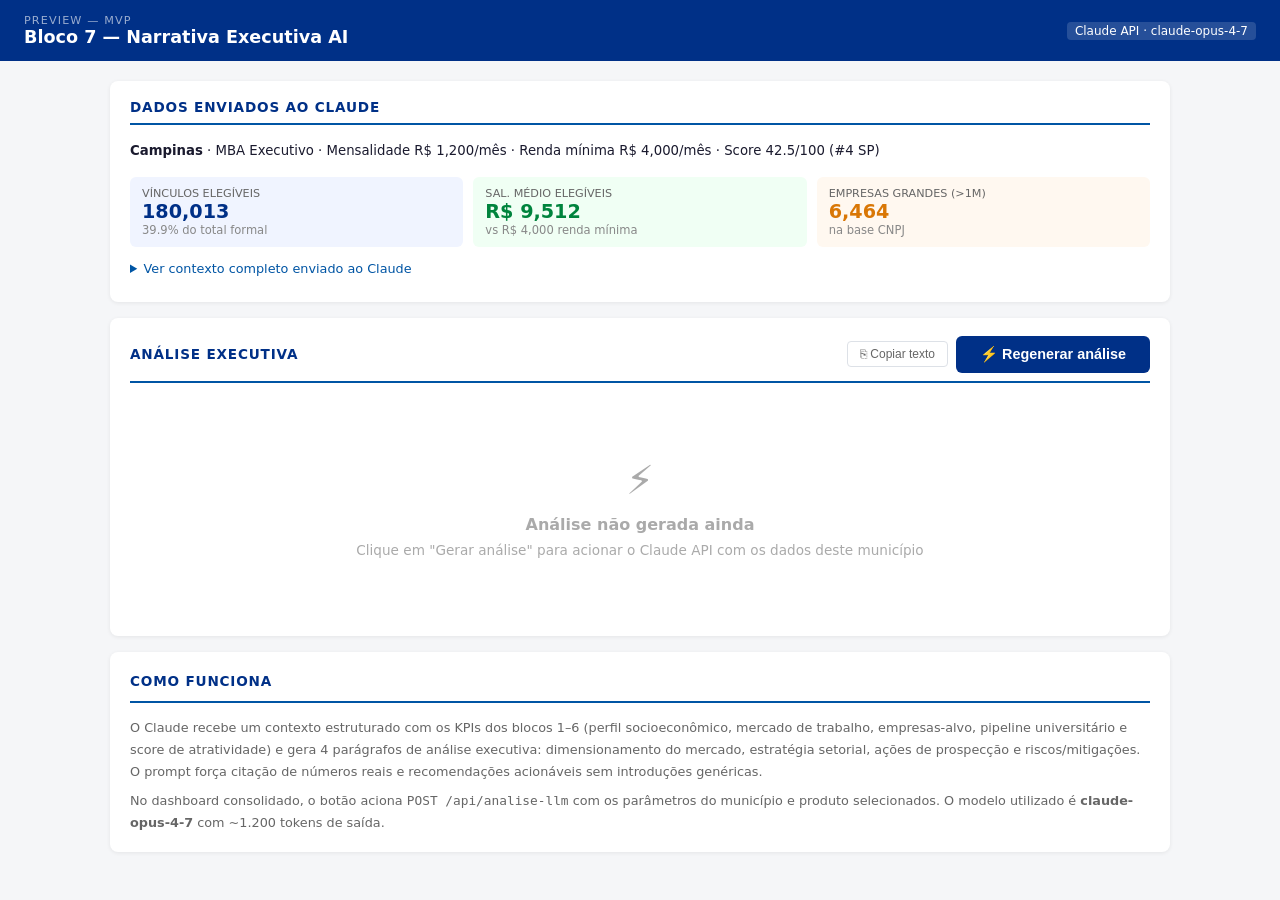
<file: data/preview_b7.html>
<!DOCTYPE html>
<html lang="pt-BR">
<head>
<meta charset="UTF-8">
<meta name="viewport" content="width=device-width,initial-scale=1">
<title>Bloco 7 — Narrativa AI | MVP Preview</title>
<style>
  :root {
    --azul: #003087; --azul2: #0055A4; --verde: #00843D;
    --cinza-bg: #f5f6f8; --borda: #dde1e7;
  }
  * { box-sizing:border-box; margin:0; padding:0; }
  body { font-family:'Segoe UI',system-ui,sans-serif; background:var(--cinza-bg); color:#1a1a2e; }
  header { background:var(--azul); color:#fff; padding:14px 24px; display:flex; align-items:center; gap:16px; }
  header h1 { font-size:1.1rem; font-weight:600; }
  .badge { background:rgba(255,255,255,.15); border-radius:4px; padding:2px 8px; font-size:.75rem; margin-left:auto; }
  .container { max-width:1100px; margin:0 auto; padding:20px; }
  .card { background:#fff; border-radius:8px; box-shadow:0 1px 4px rgba(0,0,0,.07); padding:18px 20px; margin-bottom:16px; }
  .card-title { font-size:.85rem; font-weight:700; color:var(--azul); text-transform:uppercase;
                  letter-spacing:.06em; border-bottom:2px solid var(--azul2); padding-bottom:8px; margin-bottom:14px; }
  .context-grid { display:grid; grid-template-columns:1fr 1fr; gap:12px; font-size:.83rem; line-height:1.7; }
  .context-item strong { color:var(--azul); }
  .btn-gerar { display:inline-flex; align-items:center; gap:8px; background:var(--azul);
                color:#fff; border:none; padding:10px 24px; border-radius:6px; font-size:.9rem;
                font-weight:600; cursor:pointer; transition:.15s; }
  .btn-gerar:hover { background:var(--azul2); }
  .btn-gerar:disabled { background:#aaa; cursor:not-allowed; }
  .btn-copy { float:right; background:none; border:1px solid var(--borda); color:#666;
               padding:5px 12px; border-radius:4px; font-size:.75rem; cursor:pointer; }
  .btn-copy:hover { background:#f0f0f0; }
  .narrativa-card { border-left:4px solid var(--azul); padding:14px 18px; margin-bottom:14px;
                      background:#fafbfe; border-radius:0 6px 6px 0; }
  .narrativa-titulo { font-size:.9rem; font-weight:700; margin-bottom:8px; }
  .narrativa-corpo { font-size:.88rem; line-height:1.75; color:#2c2c3e; }
  .loading { display:none; text-align:center; padding:40px; color:#888; }
  .spinner { display:inline-block; width:24px; height:24px; border:3px solid #ddd;
               border-top-color:var(--azul); border-radius:50%; animation:spin .7s linear infinite; }
  @keyframes spin { to { transform:rotate(360deg); } }
  .tokens-info { font-size:.72rem; color:#aaa; text-align:right; margin-top:8px; }
  .context-raw { font-family:monospace; font-size:.78rem; background:#f8f9fb;
                   border:1px solid var(--borda); border-radius:4px; padding:12px;
                   white-space:pre-wrap; line-height:1.6; color:#444; }
  details summary { cursor:pointer; font-size:.8rem; color:var(--azul2); margin-bottom:8px; }
  @media(max-width:700px) { .context-grid { grid-template-columns:1fr; } }
</style>
</head>
<body>
<header>
  <div>
    <div style="font-size:.7rem;opacity:.6;letter-spacing:.1em">PREVIEW — MVP</div>
    <h1>Bloco 7 &mdash; Narrativa Executiva AI</h1>
  </div>
  <span class="badge">Claude API · claude-opus-4-7</span>
</header>

<div class="container">

  <!-- Contexto enviado -->
  <div class="card">
    <div class="card-title">Dados Enviados ao Claude</div>
    <div style="font-size:.83rem;line-height:1.8;margin-bottom:14px">
      <strong>Campinas</strong> &middot; MBA Executivo &middot; Mensalidade R$ 1,200/mês
      &middot; Renda mínima R$ 4,000/mês &middot; Score 42.5/100 (#4 SP)
    </div>
    <div style="display:grid;grid-template-columns:repeat(3,1fr);gap:10px;margin-bottom:14px">
      <div style="background:#f0f4ff;border-radius:6px;padding:10px 12px">
        <div style="font-size:.7rem;color:#666;text-transform:uppercase">Vínculos elegíveis</div>
        <div style="font-size:1.2rem;font-weight:700;color:var(--azul)">180,013</div>
        <div style="font-size:.72rem;color:#888">39.9% do total formal</div>
      </div>
      <div style="background:#f0fff4;border-radius:6px;padding:10px 12px">
        <div style="font-size:.7rem;color:#666;text-transform:uppercase">Sal. médio elegíveis</div>
        <div style="font-size:1.2rem;font-weight:700;color:var(--verde)">R$ 9,512</div>
        <div style="font-size:.72rem;color:#888">vs R$ 4,000 renda mínima</div>
      </div>
      <div style="background:#fff8f0;border-radius:6px;padding:10px 12px">
        <div style="font-size:.7rem;color:#666;text-transform:uppercase">Empresas grandes (&gt;1M)</div>
        <div style="font-size:1.2rem;font-weight:700;color:#d97706">6,464</div>
        <div style="font-size:.72rem;color:#888">na base CNPJ</div>
      </div>
    </div>
    <details>
      <summary>Ver contexto completo enviado ao Claude</summary>
      <div class="context-raw" id="ctx-raw">Município: Campinas · Produto: MBA Executivo · Mensalidade: R$ 1,200/mês

Perfil: Pop. 1,080,113 · IDHM 0.805 · Renda p.c. R$ 1,391 · Superior 25+: 21.3%

Mercado (2024): 451,234 vínculos formais · 180,013 elegíveis (39.9%) · Sal. médio eleg. R$ 9,512

Empresas-alvo: 6,464 empresas grandes (capital > R$1M)

Pipeline: 16,867 concluintes 2024 · 96 IES · vs 2023: -0.8%

Score: 42.5/100 (#4 SP) · D1 Pagamento: 57 · D2 Mercado: 12 · D3 Pipeline: 59 · D4 Dinamismo: 48</div>
    </details>
  </div>

  <!-- Botão + narrativa -->
  <div class="card">
    <div class="card-title" style="display:flex;align-items:center;justify-content:space-between">
      <span>Análise Executiva</span>
      <div style="display:flex;gap:8px;align-items:center">
        <button class="btn-copy" onclick="copiarNarrativa()">⎘ Copiar texto</button>
        <button class="btn-gerar" id="btn-gerar" onclick="gerarAnalise()">
          ⚡ Regenerar análise
        </button>
      </div>
    </div>

    <div class="loading" id="loading">
      <div class="spinner"></div>
      <div style="margin-top:12px;font-size:.85rem">Aguardando resposta do Claude...</div>
    </div>

    <div id="narrativa-area">
      
        <div id="placeholder-msg" style="text-align:center;padding:60px 20px;color:#aaa">
          <div style="font-size:2.5rem;margin-bottom:12px">⚡</div>
          <div style="font-size:1rem;font-weight:600;margin-bottom:8px">Análise não gerada ainda</div>
          <div style="font-size:.85rem">Clique em "Gerar análise" para acionar o Claude API com os dados deste município</div>
        </div>
    </div>

    
  </div>

  <!-- Nota metodológica -->
  <div class="card" style="font-size:.8rem;color:#666;line-height:1.7">
    <div class="card-title">Como funciona</div>
    <p>O Claude recebe um contexto estruturado com os KPIs dos blocos 1–6 (perfil socioeconômico,
    mercado de trabalho, empresas-alvo, pipeline universitário e score de atratividade) e gera
    4 parágrafos de análise executiva: dimensionamento do mercado, estratégia setorial,
    ações de prospecção e riscos/mitigações. O prompt força citação de números reais e
    recomendações acionáveis sem introduções genéricas.</p>
    <p style="margin-top:8px">No dashboard consolidado, o botão aciona <code>POST /api/analise-llm</code>
    com os parâmetros do município e produto selecionados. O modelo utilizado é
    <strong>claude-opus-4-7</strong> com ~1.200 tokens de saída.</p>
  </div>

</div>

<script>
const CONTEXTO = "**Município:** Campinas · **Produto:** MBA Executivo · Mensalidade: R$ 1,200/mês\n\n**Perfil:** Pop. 1,080,113 · IDHM 0.805 · Renda p.c. R$ 1,391 · Superior 25+: 21.3%\n\n**Mercado (2024):** 451,234 vínculos formais · 180,013 elegíveis (39.9%) · Sal. médio eleg. R$ 9,512\n\n**Empresas-alvo:** 6,464 empresas grandes (capital > R$1M)\n\n**Pipeline:** 16,867 concluintes 2024 · 96 IES · vs 2023: -0.8%\n\n**Score:** 42.5/100 (#4 SP) · D1 Pagamento: 57 · D2 Mercado: 12 · D3 Pipeline: 59 · D4 Dinamismo: 48";

async function gerarAnalise() {
  const btn = document.getElementById('btn-gerar');
  const loading = document.getElementById('loading');
  const area = document.getElementById('narrativa-area');
  btn.disabled = true;
  btn.textContent = '⏳ Gerando...';
  loading.style.display = 'block';
  area.innerHTML = '';
  try {
    const resp = await fetch('/api/analise-llm', {
      method: 'POST',
      headers: {'Content-Type': 'application/json'},
      body: JSON.stringify({
        id_municipio: '3509502',
        produto: 'MBA Executivo',
        mensalidade: 1200,
        renda_min: 4000
      })
    });
    const data = await resp.json();
    renderNarrativa(data.narrativa);
    const ti = document.getElementById('tokens-info');
    if (ti && data.tokens) ti.textContent = `tokens: entrada ${data.tokens.input} · saída ${data.tokens.output}`;
  } catch(e) {
    area.innerHTML = `<div style="color:#c0392b;padding:20px">Erro: ${e.message}<br><small>Verifique se o servidor FastAPI está rodando e a chave ANTHROPIC_API_KEY está configurada.</small></div>`;
  } finally {
    loading.style.display = 'none';
    btn.disabled = false;
    btn.innerHTML = '⚡ Regenerar análise';
  }
}

const CORES = ['#003087','#0055A4','#00843D','#6B3FA0'];
function renderNarrativa(texto) {
  const partes = texto.split(/\*\*(\d+\.\s+[^\*]+)\*\*/);
  const area = document.getElementById('narrativa-area');
  let html = '', idx = 0;
  for (let i = 1; i < partes.length - 1; i += 2) {
    const cor = CORES[idx++ % CORES.length];
    html += `<div class="narrativa-card" style="border-left-color:${cor}">
      <div class="narrativa-titulo" style="color:${cor}">${partes[i].trim()}</div>
      <div class="narrativa-corpo">${partes[i+1].trim()}</div>
    </div>`;
  }
  area.innerHTML = html || `<pre style="white-space:pre-wrap;font-size:.85rem">${texto}</pre>`;
}

function copiarNarrativa() {
  const texto = Array.from(document.querySelectorAll('.narrativa-titulo,.narrativa-corpo'))
    .map(el => el.textContent).join('\n\n');
  navigator.clipboard.writeText(texto);
  const btn = document.querySelector('.btn-copy');
  btn.textContent = '✓ Copiado!';
  setTimeout(() => btn.textContent = '⎘ Copiar texto', 2000);
}
</script>
</body>
</html>
</file>
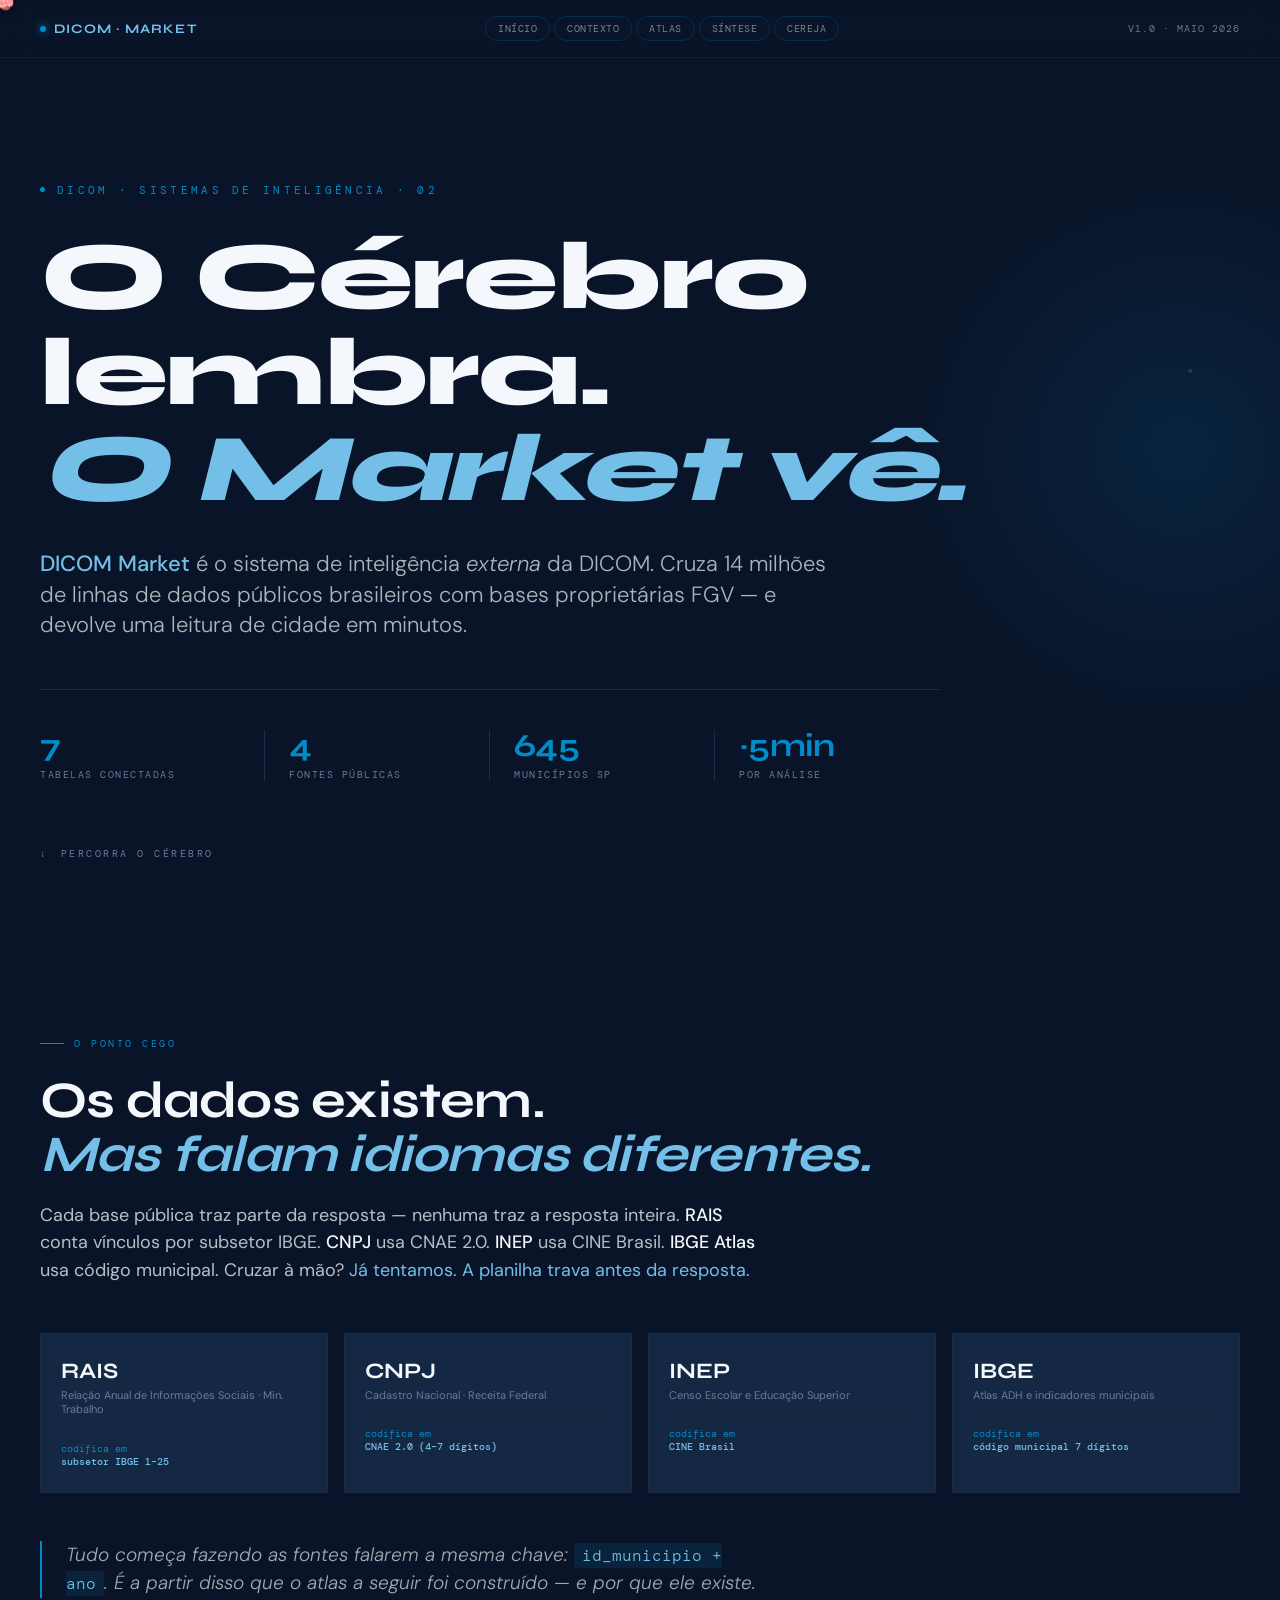
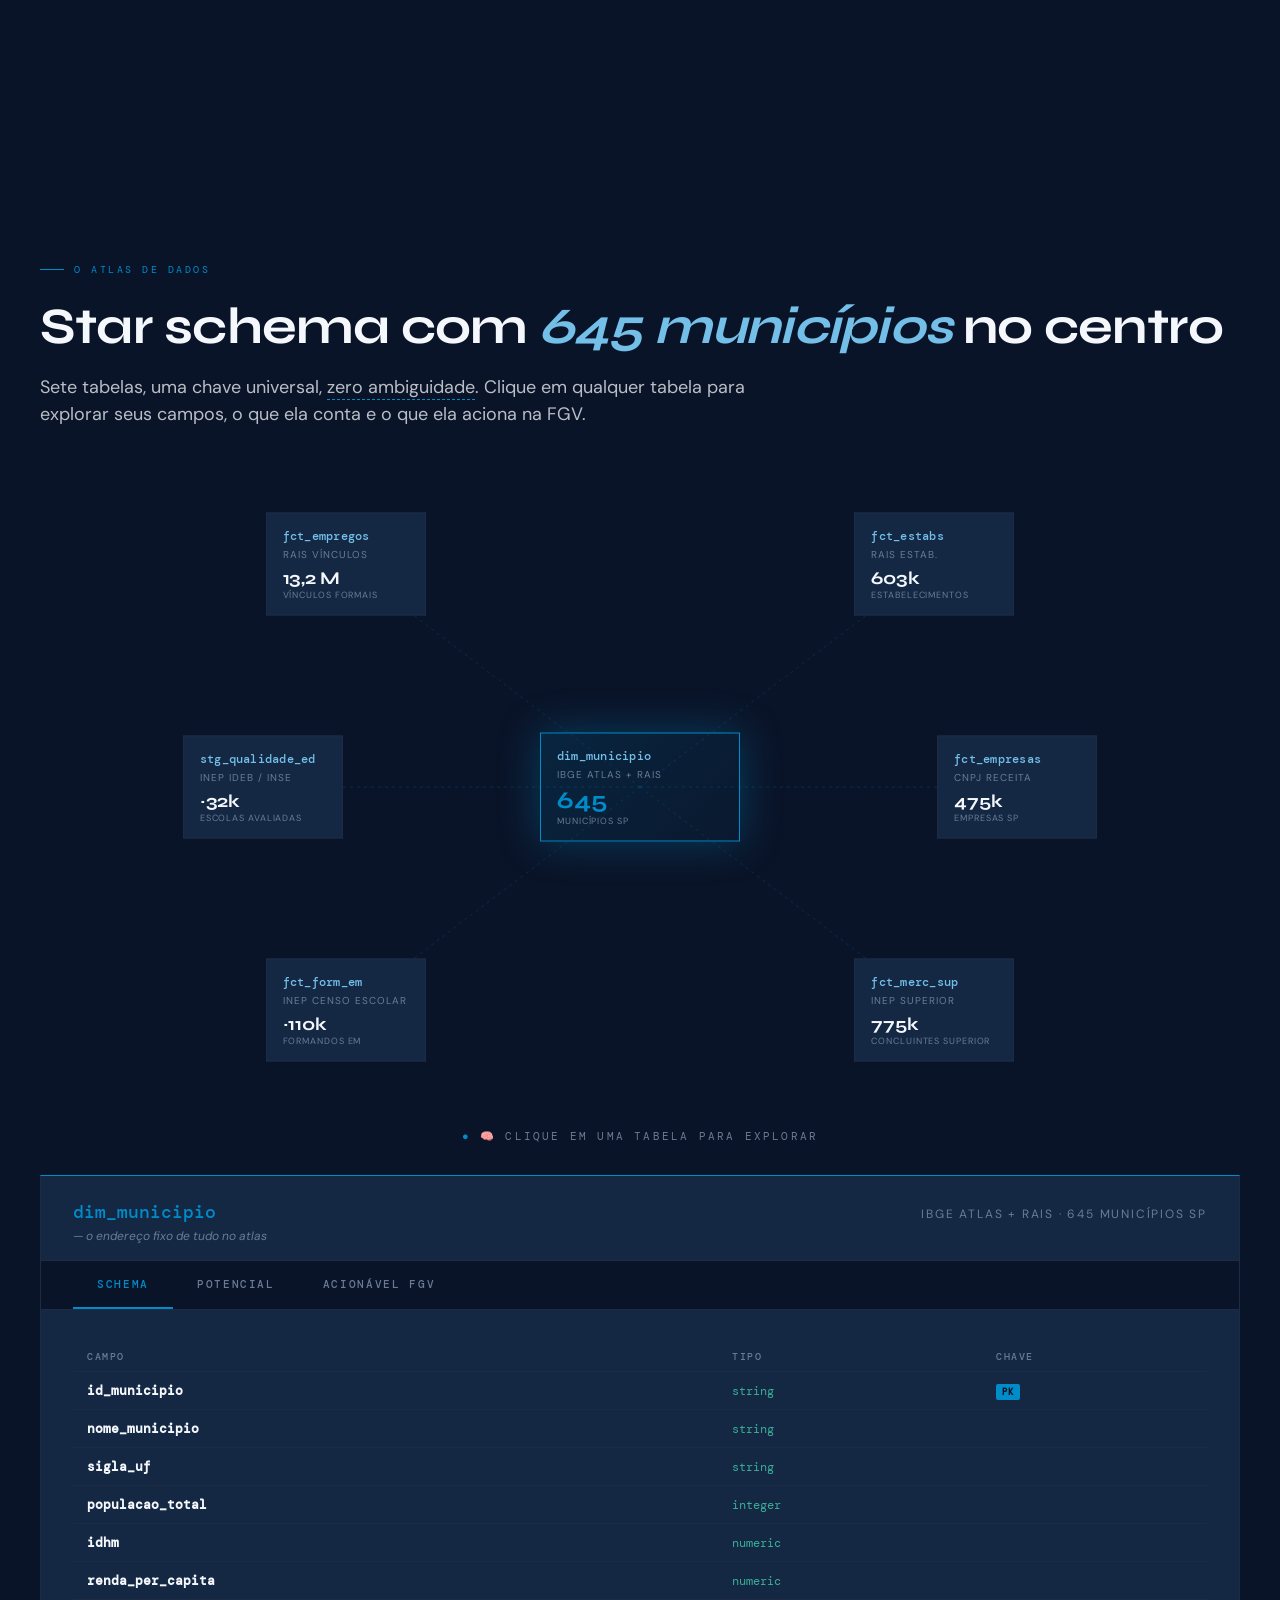
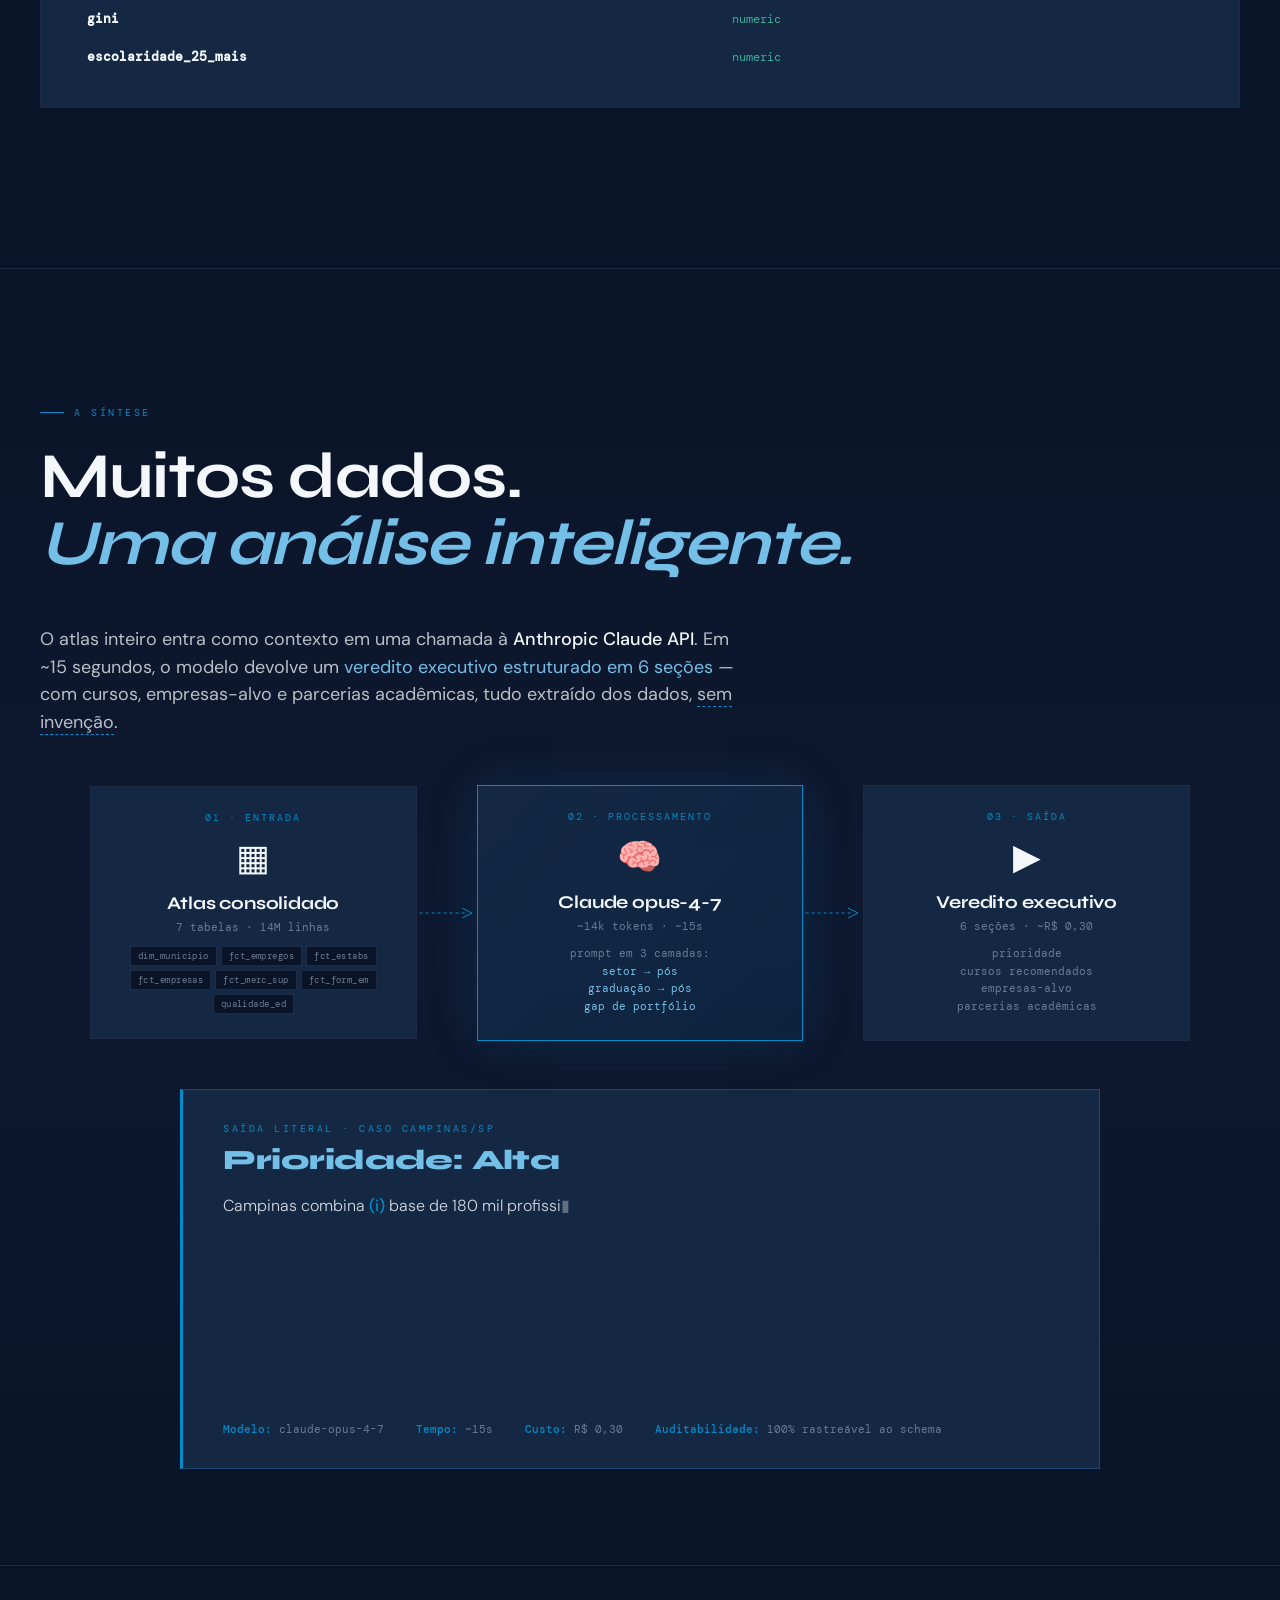
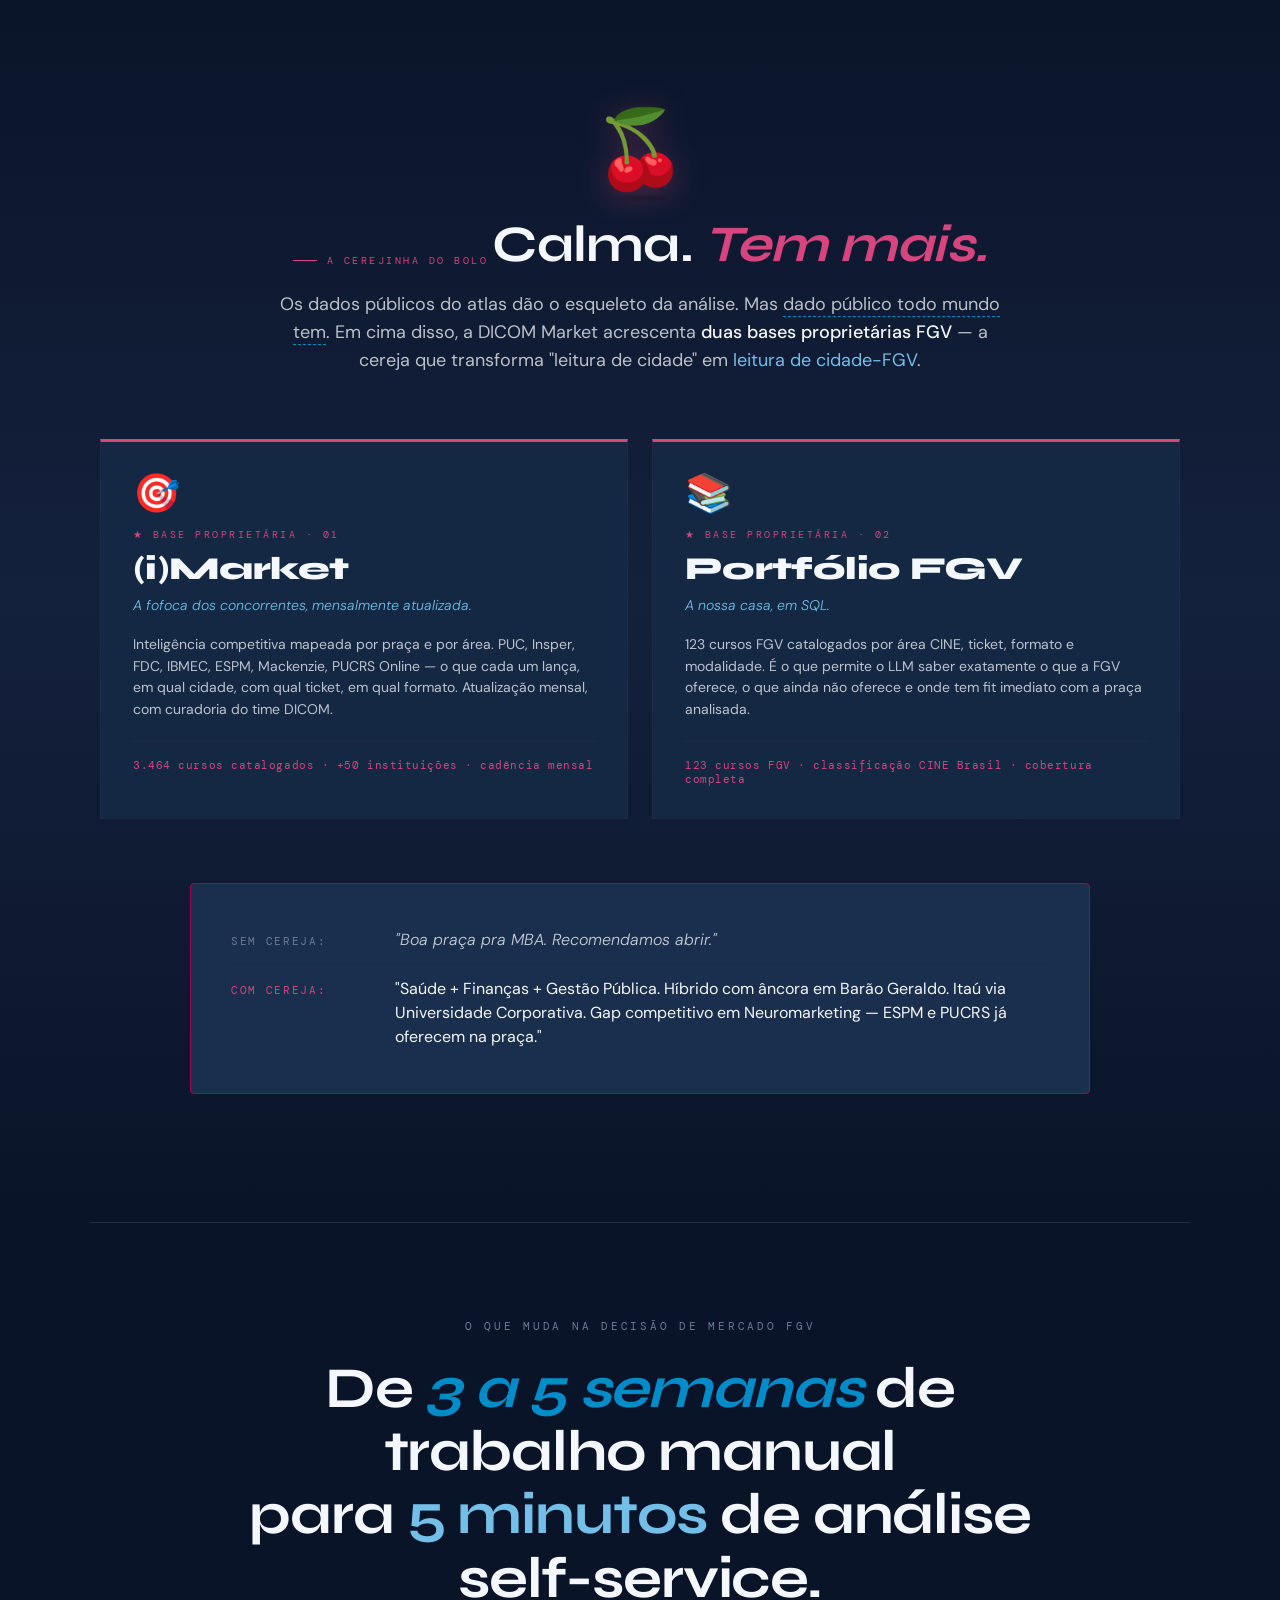
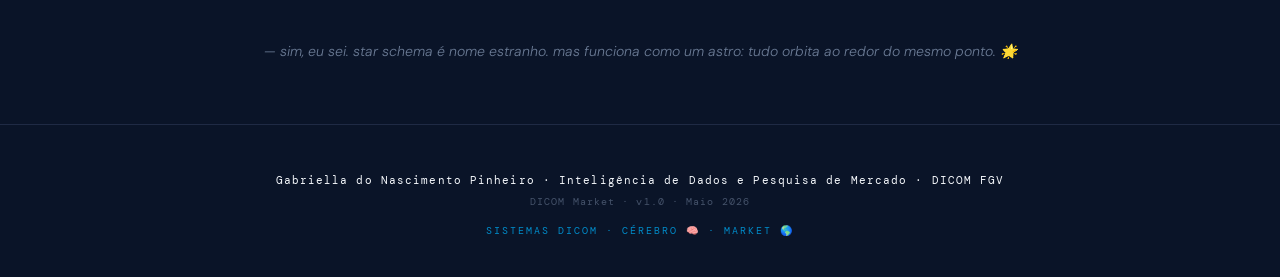
<file: docs/dicom_market.html>
<!DOCTYPE html>
<html lang="pt-BR">
<head>
<meta charset="UTF-8">
<meta name="viewport" content="width=device-width, initial-scale=1.0">
<title>DICOM Market · Inteligência de Mercado FGV</title>
<link href="https://fonts.googleapis.com/css2?family=Syne:wght@400;600;700;800&family=DM+Sans:wght@300;400;500;600&family=DM+Mono:wght@400;500&display=swap" rel="stylesheet">
<style>
:root {
  --ink:          #0A1428;
  --ink-soft:     #142844;
  --ink-card:     #1A2F4D;
  --paper:        #F4F7FB;
  --azul-escuro:  #003A79;
  --azul-claro:   #008BC9;
  --azul-celeste: #73BFE8;
  --azul-dim:     #1F4470;
  --vinho:        #9B0A51;
  --vinho-light:  #D6457E;
  --turquesa:     #3BAE96;
  --gray:         #6B7B95;
  --gray-line:    #1F2A44;
}

* { box-sizing: border-box; margin: 0; padding: 0; }

html { scroll-behavior: smooth; }

body {
  font-family: 'DM Sans', sans-serif;
  background: var(--ink);
  color: var(--paper);
  overflow-x: hidden;
  font-weight: 400;
  cursor: none;
}

a { color: inherit; text-decoration: none; cursor: none; }
button { cursor: none; font-family: inherit; }

/* ============================================================
   CURSOR — CÉREBRO 🧠
   ============================================================ */
.cursor-brain {
  position: fixed;
  pointer-events: none;
  z-index: 9999;
  font-size: 24px;
  transform: translate(-50%, -50%);
  transition: transform .18s cubic-bezier(.4, 1.4, .5, 1), filter .25s;
  filter: drop-shadow(0 3px 5px rgba(0,0,0,.55));
  user-select: none;
  will-change: transform, left, top;
}
.cursor-brain.active {
  transform: translate(-50%, -50%) scale(1.4) rotate(-8deg);
}
.cursor-trail {
  position: fixed;
  pointer-events: none;
  z-index: 9998;
  width: 38px; height: 38px;
  border: 1px solid var(--azul-claro);
  border-radius: 50%;
  transform: translate(-50%, -50%);
  transition: transform .35s ease, width .25s, height .25s, opacity .25s;
  opacity: .25;
}
.cursor-trail.active {
  width: 60px; height: 60px;
  border-color: var(--azul-celeste);
  opacity: .55;
}

/* ============================================================
   PROGRESS BAR
   ============================================================ */
.progress-bar {
  position: fixed;
  top: 0; left: 0;
  height: 2px;
  background: var(--azul-claro);
  z-index: 1000;
  transition: width .1s;
  width: 0;
}

/* ============================================================
   NAV
   ============================================================ */
nav {
  position: fixed;
  top: 0; left: 0; right: 0;
  z-index: 500;
  display: flex;
  align-items: center;
  justify-content: space-between;
  padding: 1rem 2.5rem;
  background: rgba(10, 20, 40, .85);
  backdrop-filter: blur(12px);
  border-bottom: 1px solid rgba(0, 139, 201, .12);
}
.nav-brand {
  font-family: 'Syne', sans-serif;
  font-weight: 700;
  font-size: 13px;
  letter-spacing: .08em;
  color: var(--azul-celeste);
  text-transform: uppercase;
  display: flex;
  align-items: center;
  gap: 8px;
}
.nav-brand .brand-mark {
  display: inline-block;
  width: 6px; height: 6px;
  background: var(--azul-claro);
  border-radius: 50%;
  box-shadow: 0 0 8px var(--azul-claro);
}
.nav-meta {
  font-family: 'DM Mono', monospace;
  font-size: 10px;
  color: var(--gray);
  letter-spacing: .1em;
  text-transform: uppercase;
}
.nav-pills { display: flex; gap: 4px; }
.nav-pill {
  font-family: 'DM Mono', monospace;
  font-size: 10px;
  padding: 5px 12px;
  border-radius: 16px;
  border: 1px solid rgba(0, 139, 201, .2);
  color: rgba(244, 247, 251, .5);
  text-transform: uppercase;
  letter-spacing: .05em;
  transition: all .2s;
}
.nav-pill:hover {
  color: var(--azul-celeste);
  border-color: var(--azul-claro);
}

/* ============================================================
   ESTRUTURA GLOBAL
   ============================================================ */
section {
  padding: 7rem 2.5rem 5rem;
  max-width: 1280px;
  margin: 0 auto;
  position: relative;
}

.section-tag {
  font-family: 'DM Mono', monospace;
  font-size: 10px;
  letter-spacing: .25em;
  color: var(--azul-claro);
  text-transform: uppercase;
  margin-bottom: 1.5rem;
  display: inline-flex;
  align-items: center;
  gap: 10px;
}
.section-tag::before {
  content: "";
  width: 24px;
  height: 1px;
  background: var(--azul-claro);
  display: inline-block;
}

h1 {
  font-family: 'Syne', sans-serif;
  font-weight: 800;
  font-size: clamp(2.5rem, 6vw, 5rem);
  line-height: 1;
  letter-spacing: -0.02em;
  margin-bottom: 1.5rem;
}
h1 em {
  color: var(--azul-celeste);
  font-style: italic;
}
h2 {
  font-family: 'Syne', sans-serif;
  font-weight: 700;
  font-size: clamp(2rem, 4vw, 3.5rem);
  line-height: 1.05;
  letter-spacing: -0.015em;
  margin-bottom: 1.25rem;
}
h2 em {
  color: var(--azul-celeste);
  font-style: italic;
}
.lede {
  font-size: 18px;
  line-height: 1.55;
  color: rgba(244, 247, 251, .75);
  max-width: 720px;
  margin-bottom: 3rem;
}
.lede strong { color: var(--paper); font-weight: 500; }
.lede em { color: var(--azul-celeste); font-style: normal; }

.mono { font-family: 'DM Mono', monospace; font-size: .92em; color: var(--azul-celeste); }

/* Tooltip de piada estilo Cérebro DICOM */
.piada {
  position: relative;
  border-bottom: 1px dashed var(--azul-claro);
  cursor: help;
}
.piada::after {
  content: attr(data-piada);
  position: absolute;
  bottom: calc(100% + 12px);
  left: 50%;
  transform: translateX(-50%) translateY(6px);
  background: var(--ink-card);
  color: var(--azul-celeste);
  padding: 8px 14px;
  border-radius: 4px;
  font-family: 'DM Sans', sans-serif;
  font-size: 12px;
  font-weight: 400;
  font-style: normal;
  white-space: nowrap;
  border: 1px solid var(--azul-dim);
  pointer-events: none;
  opacity: 0;
  transition: opacity .25s, transform .25s;
  box-shadow: 0 4px 12px rgba(0,0,0,.4);
  z-index: 50;
}
.piada:hover::after {
  opacity: 1;
  transform: translateX(-50%) translateY(0);
}

/* ============================================================
   HERO
   ============================================================ */
.hero {
  min-height: 100vh;
  display: flex;
  flex-direction: column;
  justify-content: center;
  position: relative;
  padding-top: 9rem;
}

.hero-eyebrow {
  font-family: 'DM Mono', monospace;
  font-size: 11px;
  letter-spacing: .3em;
  color: var(--azul-claro);
  text-transform: uppercase;
  margin-bottom: 2rem;
  display: flex;
  align-items: center;
  gap: 12px;
}
.hero-eyebrow .dot {
  width: 5px; height: 5px;
  background: var(--azul-claro);
  border-radius: 50%;
  animation: pulse-dot 2s ease-in-out infinite;
}
@keyframes pulse-dot {
  0%, 100% { opacity: .3; transform: scale(.8); }
  50% { opacity: 1; transform: scale(1.2); box-shadow: 0 0 12px var(--azul-claro); }
}

.hero h1 {
  font-size: clamp(3rem, 7.5vw, 6.5rem);
  margin-bottom: 2rem;
}

.hero-sub {
  font-size: 22px;
  line-height: 1.4;
  color: rgba(244, 247, 251, .7);
  max-width: 800px;
  margin-bottom: 3rem;
  font-weight: 300;
}
.hero-sub strong { color: var(--azul-celeste); font-weight: 500; }

.hero-stats {
  display: grid;
  grid-template-columns: repeat(4, 1fr);
  gap: 0;
  border-top: 1px solid var(--gray-line);
  padding-top: 2.5rem;
  max-width: 900px;
}
.hero-stat {
  border-right: 1px solid var(--gray-line);
  padding: 0 1.5rem;
}
.hero-stat:last-child { border-right: none; }
.hero-stat:first-child { padding-left: 0; }

.hero-stat-num {
  font-family: 'Syne', sans-serif;
  font-size: 32px;
  font-weight: 700;
  color: var(--azul-claro);
  letter-spacing: -0.02em;
  line-height: 1;
  margin-bottom: 6px;
}
.hero-stat-label {
  font-family: 'DM Mono', monospace;
  font-size: 10px;
  text-transform: uppercase;
  letter-spacing: .15em;
  color: var(--gray);
}

.scroll-hint {
  position: absolute;
  bottom: 2.5rem;
  left: 2.5rem;
  font-family: 'DM Mono', monospace;
  font-size: 10px;
  text-transform: uppercase;
  letter-spacing: .25em;
  color: var(--gray);
  display: flex;
  align-items: center;
  gap: 12px;
  animation: pulse-scroll 2.5s ease-in-out infinite;
}
@keyframes pulse-scroll {
  0%, 100% { opacity: .4; transform: translateY(0); }
  50% { opacity: 1; transform: translateY(4px); }
}

/* Background accent for hero */
.hero-bg {
  position: absolute;
  top: 50%; right: -200px;
  transform: translateY(-50%);
  width: 600px; height: 600px;
  pointer-events: none;
  opacity: .35;
}

/* ============================================================
   PROBLEM SECTION
   ============================================================ */
.problem {
  padding-top: 8rem;
  padding-bottom: 8rem;
}

.sources-flow {
  display: grid;
  grid-template-columns: repeat(4, 1fr);
  gap: 1rem;
  margin: 3rem 0;
}
.source-card {
  border: 1px solid var(--gray-line);
  padding: 1.5rem 1.25rem;
  background: var(--ink-soft);
  position: relative;
  transition: all .3s;
}
.source-card:hover {
  border-color: var(--azul-claro);
  transform: translateY(-3px);
  box-shadow: 0 8px 24px rgba(0, 139, 201, .12);
}
.source-card .src-name {
  font-family: 'Syne', sans-serif;
  font-size: 22px;
  font-weight: 700;
  color: var(--paper);
  margin-bottom: 4px;
}
.source-card .src-full {
  font-size: 11px;
  color: var(--gray);
  margin-bottom: 12px;
  line-height: 1.3;
}
.source-card .src-coding {
  font-family: 'DM Mono', monospace;
  font-size: 10px;
  color: var(--azul-claro);
  padding-top: 12px;
  border-top: 1px solid var(--gray-line);
}
.source-card .src-coding strong { color: var(--azul-celeste); font-weight: 500; }

.bridge-text {
  font-size: 19px;
  line-height: 1.5;
  color: rgba(244, 247, 251, .65);
  max-width: 720px;
  border-left: 2px solid var(--azul-claro);
  padding-left: 1.5rem;
  margin-top: 2rem;
  font-style: italic;
  font-weight: 300;
}
.bridge-text .mono {
  background: rgba(0, 139, 201, .12);
  padding: 2px 8px;
  border-radius: 3px;
  font-style: normal;
  font-size: 16px;
}

/* ============================================================
   EXPLORER SECTION (CENTERPIECE)
   ============================================================ */
.explorer {
  padding-top: 8rem;
  padding-bottom: 6rem;
}

.schema-stage {
  position: relative;
  width: 100%;
  height: 620px;
  margin: 3rem auto 2rem;
  max-width: 920px;
}

.connections {
  position: absolute;
  inset: 0;
  width: 100%;
  height: 100%;
  pointer-events: none;
}

.table-card {
  position: absolute;
  background: var(--ink-soft);
  border: 1px solid var(--gray-line);
  padding: 14px 16px;
  transition: all .3s ease;
  z-index: 2;
  min-width: 160px;
}
.table-card.center {
  border: 1px solid var(--azul-claro);
  background: linear-gradient(135deg, var(--ink-soft), rgba(0, 139, 201, .08));
  min-width: 200px;
  box-shadow: 0 0 40px rgba(0, 139, 201, .18);
}
.table-card:hover {
  border-color: var(--azul-celeste);
  transform: translate(-50%, -50%) scale(1.05) !important;
  z-index: 5;
}
.table-card.selected {
  border-color: var(--azul-claro);
  background: linear-gradient(135deg, rgba(0, 139, 201, .14), rgba(0, 139, 201, .04));
  box-shadow: 0 0 40px rgba(0, 139, 201, .35);
  z-index: 4;
}
.table-card.dimmed { opacity: .35; }

.table-name {
  font-family: 'DM Mono', monospace;
  font-size: 12px;
  font-weight: 500;
  color: var(--azul-celeste);
  margin-bottom: 4px;
  letter-spacing: .02em;
}
.table-source {
  font-size: 10px;
  color: var(--gray);
  text-transform: uppercase;
  letter-spacing: .1em;
  margin-bottom: 8px;
}
.table-rows {
  font-family: 'Syne', sans-serif;
  font-size: 18px;
  font-weight: 700;
  color: var(--paper);
  letter-spacing: -0.01em;
  line-height: 1;
  margin-bottom: 2px;
}
.table-card.center .table-rows {
  font-size: 24px;
  color: var(--azul-claro);
}
.table-rows-label {
  font-size: 9px;
  color: var(--gray);
  text-transform: uppercase;
  letter-spacing: .1em;
}

.click-hint {
  text-align: center;
  font-family: 'DM Mono', monospace;
  font-size: 11px;
  color: var(--gray);
  text-transform: uppercase;
  letter-spacing: .2em;
  margin-bottom: 2rem;
}
.click-hint .blink {
  color: var(--azul-claro);
  animation: blink 1.4s ease-in-out infinite;
}
@keyframes blink {
  0%, 100% { opacity: 1; }
  50% { opacity: .3; }
}

/* Detail panel */
.detail-panel {
  background: var(--ink-soft);
  border: 1px solid var(--gray-line);
  border-top: 1px solid var(--azul-claro);
  margin-top: 2rem;
  overflow: hidden;
}

.detail-header {
  display: flex;
  align-items: baseline;
  justify-content: space-between;
  padding: 1.5rem 2rem 1rem;
  border-bottom: 1px solid var(--gray-line);
  flex-wrap: wrap;
  gap: 1rem;
}
.detail-name {
  font-family: 'DM Mono', monospace;
  font-size: 18px;
  font-weight: 500;
  color: var(--azul-claro);
}
.detail-tagline {
  font-size: 12px;
  color: var(--gray);
  font-style: italic;
  margin-top: 4px;
}
.detail-source {
  font-size: 12px;
  color: var(--gray);
  text-transform: uppercase;
  letter-spacing: .15em;
}

.detail-tabs {
  display: flex;
  border-bottom: 1px solid var(--gray-line);
  padding: 0 2rem;
  gap: 0;
  background: var(--ink);
}
.detail-tab {
  font-family: 'DM Mono', monospace;
  font-size: 11px;
  letter-spacing: .15em;
  text-transform: uppercase;
  padding: 1rem 1.5rem;
  color: var(--gray);
  border-bottom: 2px solid transparent;
  transition: all .2s;
  background: transparent;
  border-top: none;
  border-left: none;
  border-right: none;
  font-weight: 500;
}
.detail-tab:hover { color: var(--paper); }
.detail-tab.active {
  color: var(--azul-claro);
  border-bottom-color: var(--azul-claro);
}

.detail-body {
  padding: 2rem;
  min-height: 280px;
}

.schema-table {
  width: 100%;
  border-collapse: collapse;
  font-family: 'DM Mono', monospace;
  font-size: 13px;
}
.schema-table th {
  text-align: left;
  font-size: 10px;
  text-transform: uppercase;
  letter-spacing: .15em;
  color: var(--gray);
  padding: 8px 14px;
  border-bottom: 1px solid var(--gray-line);
  font-weight: 500;
}
.schema-table td {
  padding: 10px 14px;
  border-bottom: 1px solid var(--gray-line);
  color: var(--paper);
}
.schema-table tr:last-child td { border-bottom: none; }
.schema-table .col-type { color: var(--turquesa); font-size: 12px; }
.schema-table .col-flag {
  font-size: 9px;
  background: var(--azul-claro);
  color: var(--ink);
  padding: 2px 6px;
  border-radius: 2px;
  letter-spacing: .1em;
  font-weight: 600;
}

.potential-content {
  font-size: 18px;
  line-height: 1.55;
  color: var(--paper);
  font-weight: 300;
  max-width: 720px;
}
.potential-content .accent {
  color: var(--azul-celeste);
  font-style: italic;
  font-weight: 400;
}

.actionable-list {
  list-style: none;
  display: grid;
  gap: 1rem;
}
.actionable-list li {
  display: grid;
  grid-template-columns: 32px 1fr;
  gap: 16px;
  padding: 1rem 1.25rem;
  background: var(--ink);
  border-left: 2px solid var(--azul-dim);
  font-size: 14px;
  line-height: 1.5;
  color: rgba(244, 247, 251, .85);
  transition: all .2s;
}
.actionable-list li:hover {
  border-left-color: var(--azul-claro);
  background: rgba(0, 139, 201, .04);
}
.actionable-num {
  font-family: 'DM Mono', monospace;
  color: var(--azul-claro);
  font-size: 12px;
  letter-spacing: .1em;
}

/* ============================================================
   SYNTHESIS SECTION
   ============================================================ */
.synthesis {
  background: linear-gradient(180deg, var(--ink) 0%, #0E1830 50%, var(--ink) 100%);
  padding-top: 8rem;
  padding-bottom: 6rem;
  margin-top: 4rem;
  border-top: 1px solid var(--gray-line);
  border-bottom: 1px solid var(--gray-line);
}

.synthesis h2 {
  font-size: clamp(2.5rem, 5vw, 4.5rem);
  margin-bottom: 3rem;
}

.flow-diagram {
  display: grid;
  grid-template-columns: 1fr 60px 1fr 60px 1fr;
  gap: 0;
  align-items: center;
  margin: 3rem auto;
  max-width: 1100px;
}

.flow-stage {
  background: var(--ink-soft);
  border: 1px solid var(--gray-line);
  padding: 1.5rem;
  text-align: center;
  min-height: 220px;
  display: flex;
  flex-direction: column;
  justify-content: center;
  position: relative;
}
.flow-stage.llm {
  border-color: var(--azul-claro);
  background: linear-gradient(135deg, var(--ink-soft), rgba(0, 139, 201, .1));
  box-shadow: 0 0 50px rgba(0, 139, 201, .15);
}

.flow-stage-tag {
  font-family: 'DM Mono', monospace;
  font-size: 10px;
  letter-spacing: .2em;
  color: var(--azul-claro);
  text-transform: uppercase;
  margin-bottom: 1rem;
}

.flow-stage-icon {
  font-size: 36px;
  line-height: 1;
  margin-bottom: 1rem;
}

.flow-stage-title {
  font-family: 'Syne', sans-serif;
  font-size: 18px;
  font-weight: 700;
  color: var(--paper);
  margin-bottom: 6px;
  letter-spacing: -0.01em;
}
.flow-stage-meta {
  font-family: 'DM Mono', monospace;
  font-size: 11px;
  color: var(--gray);
}

.flow-arrow {
  display: flex;
  align-items: center;
  justify-content: center;
  position: relative;
  height: 60px;
}
.flow-arrow svg { width: 100%; height: 100%; }

.tables-mini {
  display: flex;
  flex-wrap: wrap;
  gap: 4px;
  justify-content: center;
}
.tables-mini .tm {
  font-family: 'DM Mono', monospace;
  font-size: 9px;
  background: var(--ink);
  padding: 3px 7px;
  border: 1px solid var(--gray-line);
  color: var(--gray);
  letter-spacing: .05em;
}

.verdict-card {
  background: var(--ink-soft);
  border: 1px solid var(--azul-dim);
  border-left: 3px solid var(--azul-claro);
  padding: 2rem 2.5rem;
  margin-top: 3rem;
  max-width: 920px;
  margin-left: auto;
  margin-right: auto;
}
.verdict-eyebrow {
  font-family: 'DM Mono', monospace;
  font-size: 10px;
  letter-spacing: .25em;
  color: var(--azul-claro);
  text-transform: uppercase;
  margin-bottom: 8px;
}
.verdict-priority {
  font-family: 'Syne', sans-serif;
  font-size: 28px;
  font-weight: 800;
  color: var(--azul-celeste);
  margin-bottom: 1rem;
  letter-spacing: -0.01em;
}
.verdict-body {
  font-size: 16px;
  line-height: 1.65;
  color: rgba(244, 247, 251, .85);
  font-weight: 300;
  min-height: 180px;
}
.verdict-body strong { color: var(--azul-claro); font-weight: 500; }

.verdict-meta {
  display: flex;
  gap: 2rem;
  margin-top: 1.5rem;
  padding-top: 1.5rem;
  border-top: 1px solid var(--gray-line);
  font-family: 'DM Mono', monospace;
  font-size: 11px;
  color: var(--gray);
  flex-wrap: wrap;
}
.verdict-meta span strong { color: var(--azul-claro); font-weight: 500; }

/* ============================================================
   CEREJA DO BOLO 🍒
   ============================================================ */
.cereja {
  background: linear-gradient(180deg, var(--ink) 0%, #14213D 50%, var(--ink) 100%);
  padding-top: 6rem;
  padding-bottom: 8rem;
  position: relative;
  overflow: hidden;
}

.cereja::before {
  content: "";
  position: absolute;
  top: 0; left: 50%;
  transform: translateX(-50%);
  width: 1px; height: 80px;
  background: linear-gradient(to bottom, transparent, var(--vinho-light));
  opacity: 0;
  transition: opacity .8s;
}
.cereja.cherry-active::before {
  opacity: .4;
  animation: trail-fade 1.2s ease-out forwards;
}
@keyframes trail-fade {
  0%   { opacity: 0; height: 0; }
  60%  { opacity: .6; height: 200px; }
  100% { opacity: 0; height: 200px; }
}

.cherry-stage {
  position: relative;
  height: 140px;
  display: flex;
  flex-direction: column;
  align-items: center;
  justify-content: flex-end;
  margin-bottom: 1rem;
}

.cherry-emoji {
  font-size: 76px;
  line-height: 1;
  filter: drop-shadow(0 6px 16px rgba(214, 69, 126, .35));
  user-select: none;
  opacity: 0;
  position: relative;
}
.cereja.cherry-active .cherry-emoji {
  animation: cherryDrop 1.4s cubic-bezier(.34, 1.6, .54, 1) forwards;
}
@keyframes cherryDrop {
  0%   { transform: translateY(-280px) rotate(-30deg) scale(.5); opacity: 0; }
  35%  { opacity: 1; }
  70%  { transform: translateY(18px) rotate(12deg) scale(1.08); opacity: 1; }
  85%  { transform: translateY(-8px) rotate(-3deg) scale(1); }
  100% { transform: translateY(0) rotate(0) scale(1); opacity: 1; }
}

.cherry-shadow {
  width: 60px;
  height: 8px;
  background: radial-gradient(ellipse, rgba(0,0,0,.5), transparent 70%);
  margin-top: 6px;
  opacity: 0;
  transform-origin: center;
}
.cereja.cherry-active .cherry-shadow {
  animation: shadowPulse 1.4s ease-out forwards;
}
@keyframes shadowPulse {
  0%, 50% { opacity: 0; transform: scaleX(.3); }
  72%     { opacity: .6; transform: scaleX(1.4); }
  88%     { opacity: .3; transform: scaleX(.85); }
  100%    { opacity: .45; transform: scaleX(1); }
}

.cereja .section-tag { color: var(--vinho-light); }
.cereja .section-tag::before { background: var(--vinho-light); }
.cereja h2 em { color: var(--vinho-light); }

.cereja-intro {
  text-align: center;
  margin-bottom: 4rem;
}
.cereja-intro h2 { display: inline-block; }
.cereja-intro .lede { margin-left: auto; margin-right: auto; }

.cherry-cards {
  display: grid;
  grid-template-columns: 1fr 1fr;
  gap: 1.5rem;
  margin-bottom: 4rem;
  max-width: 1080px;
  margin-left: auto;
  margin-right: auto;
}

.proprietary-card {
  background: var(--ink-soft);
  border: 1px solid var(--gray-line);
  border-top: 3px solid var(--vinho-light);
  padding: 2rem;
  position: relative;
  transition: all .3s;
}
.proprietary-card:hover {
  transform: translateY(-4px);
  box-shadow: 0 12px 32px rgba(155, 10, 81, .15);
  border-color: var(--vinho-light);
}

.proprietary-card .card-icon {
  font-size: 38px;
  margin-bottom: 1rem;
  line-height: 1;
}
.proprietary-card .card-tag {
  font-family: 'DM Mono', monospace;
  font-size: 10px;
  letter-spacing: .25em;
  color: var(--vinho-light);
  text-transform: uppercase;
  margin-bottom: 8px;
  display: flex;
  align-items: center;
  gap: 8px;
}
.proprietary-card .card-tag::before {
  content: "★";
  color: var(--vinho-light);
}
.proprietary-card .card-name {
  font-family: 'Syne', sans-serif;
  font-size: 32px;
  font-weight: 800;
  color: var(--paper);
  letter-spacing: -0.02em;
  margin-bottom: 8px;
}
.proprietary-card .card-tagline {
  font-style: italic;
  color: var(--azul-celeste);
  font-size: 14px;
  margin-bottom: 1.25rem;
  font-weight: 300;
}
.proprietary-card .card-detail {
  font-size: 14px;
  color: rgba(244, 247, 251, .75);
  line-height: 1.55;
  margin-bottom: 1.25rem;
}
.proprietary-card .card-stat {
  font-family: 'DM Mono', monospace;
  font-size: 11px;
  color: var(--vinho-light);
  padding-top: 1rem;
  border-top: 1px solid var(--gray-line);
  letter-spacing: .05em;
}

.cereja-conclusion {
  background: var(--ink-card);
  border: 1px solid var(--vinho);
  border-radius: 4px;
  padding: 2rem 2.5rem;
  max-width: 900px;
  margin: 0 auto;
}
.cereja-conclusion .row {
  display: grid;
  grid-template-columns: 140px 1fr;
  gap: 1.5rem;
  align-items: baseline;
  padding: 0.75rem 0;
}
.cereja-conclusion .row + .row {
  border-top: 1px solid var(--gray-line);
}
.cereja-conclusion .row .label {
  font-family: 'DM Mono', monospace;
  font-size: 11px;
  text-transform: uppercase;
  letter-spacing: .15em;
  color: var(--gray);
}
.cereja-conclusion .row .label.highlight { color: var(--vinho-light); }
.cereja-conclusion .row .value {
  font-size: 16px;
  color: rgba(244, 247, 251, .8);
  line-height: 1.5;
  font-style: italic;
  font-weight: 300;
}
.cereja-conclusion .row .value.highlight {
  color: var(--paper);
  font-style: normal;
  font-weight: 400;
}

/* ============================================================
   CLOSING + FOOTER
   ============================================================ */
.closing {
  text-align: center;
  padding: 6rem 2.5rem 4rem;
  border-top: 1px solid var(--gray-line);
  max-width: 1100px;
  margin: 0 auto;
}
.closing .small {
  font-family: 'DM Mono', monospace;
  font-size: 11px;
  letter-spacing: .25em;
  color: var(--gray);
  text-transform: uppercase;
  margin-bottom: 1.5rem;
}
.closing .big {
  font-family: 'Syne', sans-serif;
  font-size: clamp(2rem, 4.5vw, 3.8rem);
  font-weight: 700;
  line-height: 1.1;
  color: var(--paper);
  letter-spacing: -0.02em;
  max-width: 900px;
  margin: 0 auto 1.5rem;
}
.closing .big em { color: var(--azul-claro); font-style: italic; }
.closing .big strong { color: var(--azul-celeste); font-weight: 700; }

.closing .joke {
  margin-top: 2rem;
  font-family: 'DM Sans', sans-serif;
  font-size: 14px;
  color: var(--gray);
  font-style: italic;
  font-weight: 300;
}

footer {
  text-align: center;
  padding: 3rem 2.5rem 2.5rem;
  font-family: 'DM Mono', monospace;
  font-size: 11px;
  color: var(--gray);
  letter-spacing: .1em;
  border-top: 1px solid var(--gray-line);
}
footer .credit { color: var(--paper); margin-bottom: 8px; }
footer .date { font-size: 10px; opacity: .6; }
footer .family {
  margin-top: 1rem;
  font-size: 10px;
  color: var(--azul-claro);
  letter-spacing: .2em;
  text-transform: uppercase;
}

/* ============================================================
   ANIMAÇÕES DE REVEAL
   ============================================================ */
.reveal {
  opacity: 0;
  transform: translateY(20px);
  transition: opacity .8s ease, transform .8s ease;
}
.reveal.visible {
  opacity: 1;
  transform: translateY(0);
}
.reveal-d1 { transition-delay: .1s; }
.reveal-d2 { transition-delay: .2s; }
.reveal-d3 { transition-delay: .3s; }
.reveal-d4 { transition-delay: .4s; }

/* ============================================================
   RESPONSIVE
   ============================================================ */
@media (max-width: 900px) {
  body { cursor: auto; }
  .cursor-brain, .cursor-trail { display: none; }
  a, button, .table-card { cursor: pointer; }
  nav { padding: 1rem 1.25rem; }
  .nav-pills { display: none; }
  section { padding: 5rem 1.25rem 3rem; }
  .hero-stats { grid-template-columns: repeat(2, 1fr); gap: 1.5rem; }
  .hero-stat { border: none; padding: 0; }
  .sources-flow { grid-template-columns: repeat(2, 1fr); }
  .schema-stage { height: auto; min-height: 1100px; }
  .table-card { position: relative !important; left: auto !important; top: auto !important; transform: none !important; margin: 0 auto 1rem; }
  .table-card:hover { transform: scale(1.02) !important; }
  .connections { display: none; }
  .flow-diagram { grid-template-columns: 1fr; gap: 1rem; }
  .flow-arrow { transform: rotate(90deg); height: 40px; }
  .cherry-cards { grid-template-columns: 1fr; }
  .cereja-conclusion .row { grid-template-columns: 1fr; gap: .25rem; }
}
</style>
</head>
<body>

<!-- Cursor Cérebro 🧠 -->
<div class="cursor-brain" id="cursorBrain">🧠</div>
<div class="cursor-trail" id="cursorTrail"></div>
<div class="progress-bar" id="progressBar"></div>

<nav>
  <div class="nav-brand">
    <span class="brand-mark"></span>
    DICOM · Market
  </div>
  <div class="nav-pills">
    <a href="#hero" class="nav-pill">Início</a>
    <a href="#problema" class="nav-pill">Contexto</a>
    <a href="#atlas" class="nav-pill">Atlas</a>
    <a href="#sintese" class="nav-pill">Síntese</a>
    <a href="#cereja" class="nav-pill">Cereja</a>
  </div>
  <div class="nav-meta">v1.0 · Maio 2026</div>
</nav>

<!-- ============================================================
     HERO
     ============================================================ -->
<section class="hero" id="hero">
  <svg class="hero-bg" viewBox="0 0 600 600">
    <defs>
      <radialGradient id="hg1">
        <stop offset="0%" stop-color="#008BC9" stop-opacity="0.4"/>
        <stop offset="100%" stop-color="#008BC9" stop-opacity="0"/>
      </radialGradient>
    </defs>
    <circle cx="300" cy="300" r="280" fill="url(#hg1)"/>
    <circle cx="300" cy="300" r="200" fill="none" stroke="#008BC9" stroke-width="0.5" opacity="0.3" stroke-dasharray="2 4"/>
    <circle cx="300" cy="300" r="140" fill="none" stroke="#008BC9" stroke-width="0.5" opacity="0.2" stroke-dasharray="2 4"/>
    <circle cx="300" cy="300" r="80" fill="none" stroke="#008BC9" stroke-width="0.5" opacity="0.15"/>
    <circle cx="500" cy="300" r="3" fill="#008BC9" opacity="0.7">
      <animateTransform attributeName="transform" type="rotate" from="0 300 300" to="360 300 300" dur="20s" repeatCount="indefinite"/>
    </circle>
    <circle cx="300" cy="160" r="2" fill="#73BFE8" opacity="0.5">
      <animateTransform attributeName="transform" type="rotate" from="0 300 300" to="360 300 300" dur="14s" repeatCount="indefinite"/>
    </circle>
    <circle cx="380" cy="300" r="2" fill="#73BFE8" opacity="0.6">
      <animateTransform attributeName="transform" type="rotate" from="0 300 300" to="-360 300 300" dur="9s" repeatCount="indefinite"/>
    </circle>
  </svg>

  <div class="hero-eyebrow">
    <span class="dot"></span>
    DICOM · Sistemas de Inteligência · 02
  </div>

  <h1>O Cérebro lembra.<br><em>O Market vê.</em></h1>

  <p class="hero-sub">
    <strong>DICOM Market</strong> é o sistema de inteligência <em>externa</em> da DICOM. Cruza 14 milhões de linhas de dados públicos brasileiros com bases proprietárias FGV — e devolve uma leitura de cidade em minutos.
  </p>

  <div class="hero-stats">
    <div class="hero-stat">
      <div class="hero-stat-num">7</div>
      <div class="hero-stat-label">Tabelas conectadas</div>
    </div>
    <div class="hero-stat">
      <div class="hero-stat-num">4</div>
      <div class="hero-stat-label">Fontes públicas</div>
    </div>
    <div class="hero-stat">
      <div class="hero-stat-num">645</div>
      <div class="hero-stat-label">Municípios SP</div>
    </div>
    <div class="hero-stat">
      <div class="hero-stat-num">~5min</div>
      <div class="hero-stat-label">Por análise</div>
    </div>
  </div>

  <div class="scroll-hint">
    <span>↓</span> percorra o cérebro
  </div>
</section>

<!-- ============================================================
     CONTEXTO — O PROBLEMA
     ============================================================ -->
<section class="problem" id="problema">
  <div class="section-tag reveal">o ponto cego</div>
  <h2 class="reveal reveal-d1">Os dados existem.<br><em>Mas falam idiomas diferentes.</em></h2>
  <p class="lede reveal reveal-d2">
    Cada base pública traz parte da resposta — nenhuma traz a resposta inteira. <strong>RAIS</strong> conta vínculos por subsetor IBGE. <strong>CNPJ</strong> usa CNAE 2.0. <strong>INEP</strong> usa CINE Brasil. <strong>IBGE Atlas</strong> usa código municipal. Cruzar à mão? <em>Já tentamos. A planilha trava antes da resposta.</em>
  </p>

  <div class="sources-flow">
    <div class="source-card reveal reveal-d1">
      <div class="src-name">RAIS</div>
      <div class="src-full">Relação Anual de Informações Sociais · Min. Trabalho</div>
      <div class="src-coding">codifica em<br><strong>subsetor IBGE 1–25</strong></div>
    </div>
    <div class="source-card reveal reveal-d2">
      <div class="src-name">CNPJ</div>
      <div class="src-full">Cadastro Nacional · Receita Federal</div>
      <div class="src-coding">codifica em<br><strong>CNAE 2.0 (4–7 dígitos)</strong></div>
    </div>
    <div class="source-card reveal reveal-d2">
      <div class="src-name">INEP</div>
      <div class="src-full">Censo Escolar e Educação Superior</div>
      <div class="src-coding">codifica em<br><strong>CINE Brasil</strong></div>
    </div>
    <div class="source-card reveal reveal-d3">
      <div class="src-name">IBGE</div>
      <div class="src-full">Atlas ADH e indicadores municipais</div>
      <div class="src-coding">codifica em<br><strong>código municipal 7 dígitos</strong></div>
    </div>
  </div>

  <div class="bridge-text reveal reveal-d3">
    Tudo começa fazendo as fontes falarem a mesma chave: <span class="mono">id_municipio + ano</span>. É a partir disso que o atlas a seguir foi construído — e por que ele existe.
  </div>
</section>

<!-- ============================================================
     ATLAS — INTERATIVO
     ============================================================ -->
<section class="explorer" id="atlas">
  <div class="section-tag reveal">o atlas de dados</div>
  <h2 class="reveal reveal-d1">Star schema com <em>645 municípios</em> no centro</h2>
  <p class="lede reveal reveal-d2">
    Sete tabelas, uma chave universal, <span class="piada" data-piada="é o que diz pra IA: 'todo mundo se conhece nesta sala'">zero ambiguidade</span>. Clique em qualquer tabela para explorar seus campos, o que ela conta e o que ela aciona na FGV.
  </p>

  <div class="schema-stage" id="schemaStage">
    <svg class="connections" id="connections" viewBox="0 0 920 620" preserveAspectRatio="xMidYMid meet">
      <defs>
        <linearGradient id="lineGrad" x1="0%" y1="0%" x2="100%" y2="0%">
          <stop offset="0%" stop-color="#008BC9" stop-opacity="0.6"/>
          <stop offset="100%" stop-color="#008BC9" stop-opacity="0.15"/>
        </linearGradient>
      </defs>
    </svg>

    <div class="table-card center" data-table="dim_municipio" style="left:50%; top:50%; transform: translate(-50%,-50%);">
      <div class="table-name">dim_municipio</div>
      <div class="table-source">IBGE Atlas + RAIS</div>
      <div class="table-rows">645</div>
      <div class="table-rows-label">municípios SP</div>
    </div>

    <div class="table-card" data-table="fct_empregos" style="left:18%; top:14%; transform: translate(-50%,-50%);">
      <div class="table-name">fct_empregos</div>
      <div class="table-source">RAIS Vínculos</div>
      <div class="table-rows">13,2 M</div>
      <div class="table-rows-label">vínculos formais</div>
    </div>

    <div class="table-card" data-table="fct_estabs" style="left:82%; top:14%; transform: translate(-50%,-50%);">
      <div class="table-name">fct_estabs</div>
      <div class="table-source">RAIS Estab.</div>
      <div class="table-rows">603k</div>
      <div class="table-rows-label">estabelecimentos</div>
    </div>

    <div class="table-card" data-table="fct_empresas" style="left:91%; top:50%; transform: translate(-50%,-50%);">
      <div class="table-name">fct_empresas</div>
      <div class="table-source">CNPJ Receita</div>
      <div class="table-rows">475k</div>
      <div class="table-rows-label">empresas SP</div>
    </div>

    <div class="table-card" data-table="fct_merc_sup" style="left:82%; top:86%; transform: translate(-50%,-50%);">
      <div class="table-name">fct_merc_sup</div>
      <div class="table-source">INEP Superior</div>
      <div class="table-rows">775k</div>
      <div class="table-rows-label">concluintes superior</div>
    </div>

    <div class="table-card" data-table="fct_form_em" style="left:18%; top:86%; transform: translate(-50%,-50%);">
      <div class="table-name">fct_form_em</div>
      <div class="table-source">INEP Censo Escolar</div>
      <div class="table-rows">~110k</div>
      <div class="table-rows-label">formandos EM</div>
    </div>

    <div class="table-card" data-table="stg_qualidade_ed" style="left:9%; top:50%; transform: translate(-50%,-50%);">
      <div class="table-name">stg_qualidade_ed</div>
      <div class="table-source">INEP IDEB / INSE</div>
      <div class="table-rows">~32k</div>
      <div class="table-rows-label">escolas avaliadas</div>
    </div>
  </div>

  <div class="click-hint">
    <span class="blink">●</span> 🧠 clique em uma tabela para explorar
  </div>

  <div class="detail-panel" id="detailPanel">
    <div class="detail-header">
      <div>
        <div class="detail-name" id="detailName">dim_municipio</div>
        <div class="detail-tagline" id="detailTagline"></div>
      </div>
      <div class="detail-source" id="detailSource">IBGE Atlas + RAIS</div>
    </div>
    <div class="detail-tabs">
      <button class="detail-tab active" data-tab="schema">Schema</button>
      <button class="detail-tab" data-tab="potencial">Potencial</button>
      <button class="detail-tab" data-tab="acionavel">Acionável FGV</button>
    </div>
    <div class="detail-body" id="detailBody"></div>
  </div>
</section>

<!-- ============================================================
     SÍNTESE
     ============================================================ -->
<section class="synthesis" id="sintese">
  <div class="section-tag reveal">a síntese</div>
  <h2 class="reveal reveal-d1">Muitos dados.<br><em>Uma análise inteligente.</em></h2>
  <p class="lede reveal reveal-d2">
    O atlas inteiro entra como contexto em uma chamada à <strong>Anthropic Claude API</strong>. Em ~15 segundos, o modelo devolve um <em>veredito executivo estruturado em 6 seções</em> — com cursos, empresas-alvo e parcerias acadêmicas, tudo extraído dos dados, <span class="piada" data-piada="o LLM cita a fonte. se não tem nos dados, ele não inventa">sem invenção</span>.
  </p>

  <div class="flow-diagram reveal reveal-d2">
    <div class="flow-stage">
      <div class="flow-stage-tag">01 · entrada</div>
      <div class="flow-stage-icon">▦</div>
      <div class="flow-stage-title">Atlas consolidado</div>
      <div class="flow-stage-meta">7 tabelas · 14M linhas</div>
      <div class="tables-mini" style="margin-top: 12px;">
        <span class="tm">dim_municipio</span>
        <span class="tm">fct_empregos</span>
        <span class="tm">fct_estabs</span>
        <span class="tm">fct_empresas</span>
        <span class="tm">fct_merc_sup</span>
        <span class="tm">fct_form_em</span>
        <span class="tm">qualidade_ed</span>
      </div>
    </div>

    <div class="flow-arrow">
      <svg viewBox="0 0 60 20" fill="none">
        <line x1="0" y1="10" x2="50" y2="10" stroke="#008BC9" stroke-width="1" stroke-dasharray="3 3">
          <animate attributeName="stroke-dashoffset" from="0" to="-12" dur="1.2s" repeatCount="indefinite"/>
        </line>
        <polyline points="45,5 55,10 45,15" stroke="#008BC9" stroke-width="1" fill="none"/>
      </svg>
    </div>

    <div class="flow-stage llm">
      <div class="flow-stage-tag">02 · processamento</div>
      <div class="flow-stage-icon">🧠</div>
      <div class="flow-stage-title">Claude opus-4-7</div>
      <div class="flow-stage-meta">~14k tokens · ~15s</div>
      <div style="margin-top: 12px; font-size: 11px; color: var(--gray); font-family: 'DM Mono', monospace; line-height: 1.6;">
        prompt em 3 camadas:<br>
        <span style="color: var(--azul-celeste);">setor → pós</span><br>
        <span style="color: var(--azul-celeste);">graduação → pós</span><br>
        <span style="color: var(--azul-celeste);">gap de portfólio</span>
      </div>
    </div>

    <div class="flow-arrow">
      <svg viewBox="0 0 60 20" fill="none">
        <line x1="0" y1="10" x2="50" y2="10" stroke="#008BC9" stroke-width="1" stroke-dasharray="3 3">
          <animate attributeName="stroke-dashoffset" from="0" to="-12" dur="1.2s" repeatCount="indefinite"/>
        </line>
        <polyline points="45,5 55,10 45,15" stroke="#008BC9" stroke-width="1" fill="none"/>
      </svg>
    </div>

    <div class="flow-stage">
      <div class="flow-stage-tag">03 · saída</div>
      <div class="flow-stage-icon">▶</div>
      <div class="flow-stage-title">Veredito executivo</div>
      <div class="flow-stage-meta">6 seções · ~R$ 0,30</div>
      <div style="margin-top: 12px; font-size: 11px; color: var(--gray); font-family: 'DM Mono', monospace; line-height: 1.6;">
        prioridade<br>
        cursos recomendados<br>
        empresas-alvo<br>
        parcerias acadêmicas
      </div>
    </div>
  </div>

  <div class="verdict-card reveal reveal-d3">
    <div class="verdict-eyebrow">Saída literal · caso Campinas/SP</div>
    <div class="verdict-priority">Prioridade: Alta</div>
    <div class="verdict-body" id="verdictText"></div>
    <div class="verdict-meta">
      <span><strong>Modelo:</strong> claude-opus-4-7</span>
      <span><strong>Tempo:</strong> ~15s</span>
      <span><strong>Custo:</strong> R$ 0,30</span>
      <span><strong>Auditabilidade:</strong> 100% rastreável ao schema</span>
    </div>
  </div>
</section>

<!-- ============================================================
     CEREJA DO BOLO 🍒
     ============================================================ -->
<section class="cereja" id="cereja">
  <div class="cherry-stage" id="cherryStage">
    <div class="cherry-emoji">🍒</div>
    <div class="cherry-shadow"></div>
  </div>

  <div class="cereja-intro">
    <div class="section-tag reveal">a cerejinha do bolo</div>
    <h2 class="reveal reveal-d1">Calma. <em>Tem mais.</em></h2>
    <p class="lede reveal reveal-d2">
      Os dados públicos do atlas dão o esqueleto da análise. Mas <span class="piada" data-piada="dado público todo mundo tem. usar é outra história.">dado público todo mundo tem</span>. Em cima disso, a DICOM Market acrescenta <strong>duas bases proprietárias FGV</strong> — a cereja que transforma "leitura de cidade" em <em>leitura de cidade-FGV</em>.
    </p>
  </div>

  <div class="cherry-cards">
    <div class="proprietary-card reveal reveal-d1">
      <div class="card-icon">🎯</div>
      <div class="card-tag">base proprietária · 01</div>
      <div class="card-name">(i)Market</div>
      <div class="card-tagline">A fofoca dos concorrentes, mensalmente atualizada.</div>
      <div class="card-detail">
        Inteligência competitiva mapeada por praça e por área. PUC, Insper, FDC, IBMEC, ESPM, Mackenzie, PUCRS Online — o que cada um lança, em qual cidade, com qual ticket, em qual formato. Atualização mensal, com curadoria do time DICOM.
      </div>
      <div class="card-stat">3.464 cursos catalogados · +50 instituições · cadência mensal</div>
    </div>

    <div class="proprietary-card reveal reveal-d2">
      <div class="card-icon">📚</div>
      <div class="card-tag">base proprietária · 02</div>
      <div class="card-name">Portfólio FGV</div>
      <div class="card-tagline">A nossa casa, em SQL.</div>
      <div class="card-detail">
        123 cursos FGV catalogados por área CINE, ticket, formato e modalidade. É o que permite o LLM saber exatamente o que a FGV oferece, o que ainda não oferece e onde tem fit imediato com a praça analisada.
      </div>
      <div class="card-stat">123 cursos FGV · classificação CINE Brasil · cobertura completa</div>
    </div>
  </div>

  <div class="cereja-conclusion reveal reveal-d3">
    <div class="row">
      <div class="label">Sem cereja:</div>
      <div class="value">"Boa praça pra MBA. Recomendamos abrir."</div>
    </div>
    <div class="row">
      <div class="label highlight">Com cereja:</div>
      <div class="value highlight">"Saúde + Finanças + Gestão Pública. Híbrido com âncora em Barão Geraldo. Itaú via Universidade Corporativa. Gap competitivo em Neuromarketing — ESPM e PUCRS já oferecem na praça."</div>
    </div>
  </div>
</section>

<!-- ============================================================
     CLOSING
     ============================================================ -->
<div class="closing">
  <div class="small">o que muda na decisão de mercado FGV</div>
  <div class="big">De <em>3 a 5 semanas</em> de trabalho manual<br>para <strong>5 minutos</strong> de análise self-service.</div>
  <div class="joke">— sim, eu sei. star schema é nome estranho. mas funciona como um astro: tudo orbita ao redor do mesmo ponto. 🌟</div>
</div>

<footer>
  <div class="credit">Gabriella do Nascimento Pinheiro · Inteligência de Dados e Pesquisa de Mercado · DICOM FGV</div>
  <div class="date">DICOM Market · v1.0 · Maio 2026</div>
  <div class="family">sistemas dicom · cérebro 🧠 · market 🌎</div>
</footer>

<script>
// ============================================================
// CURSOR — CÉREBRO 🧠
// ============================================================
const brain = document.getElementById('cursorBrain');
const trail = document.getElementById('cursorTrail');
let mx = -50, my = -50, rx = -50, ry = -50;

document.addEventListener('mousemove', e => {
  mx = e.clientX; my = e.clientY;
  brain.style.left = mx + 'px';
  brain.style.top = my + 'px';
});

function tickCursor() {
  rx += (mx - rx) * 0.18;
  ry += (my - ry) * 0.18;
  trail.style.left = rx + 'px';
  trail.style.top = ry + 'px';
  requestAnimationFrame(tickCursor);
}
tickCursor();

document.querySelectorAll('a, button, .table-card, .source-card, .nav-pill, .detail-tab, .proprietary-card, .piada').forEach(el => {
  el.addEventListener('mouseenter', () => {
    brain.classList.add('active');
    trail.classList.add('active');
  });
  el.addEventListener('mouseleave', () => {
    brain.classList.remove('active');
    trail.classList.remove('active');
  });
});

// ============================================================
// PROGRESS BAR
// ============================================================
const progressBar = document.getElementById('progressBar');
window.addEventListener('scroll', () => {
  const h = document.documentElement;
  const scrolled = h.scrollTop / (h.scrollHeight - h.clientHeight);
  progressBar.style.width = (scrolled * 100) + '%';
});

// ============================================================
// REVEAL ON SCROLL
// ============================================================
const observer = new IntersectionObserver((entries) => {
  entries.forEach(entry => {
    if (entry.isIntersecting) entry.target.classList.add('visible');
  });
}, { threshold: 0.12, rootMargin: '0px 0px -60px 0px' });

document.querySelectorAll('.reveal').forEach(el => observer.observe(el));

// ============================================================
// CHERRY ARRIVAL 🍒
// ============================================================
const cerejaSection = document.getElementById('cereja');
const cherryObserver = new IntersectionObserver((entries) => {
  entries.forEach(entry => {
    if (entry.isIntersecting) {
      cerejaSection.classList.add('cherry-active');
      cherryObserver.unobserve(entry.target);
    }
  });
}, { threshold: 0.25 });
cherryObserver.observe(cerejaSection);

// ============================================================
// DADOS DAS TABELAS
// ============================================================
const tables = {
  dim_municipio: {
    name: 'dim_municipio',
    tagline: 'o endereço fixo de tudo no atlas',
    source: 'IBGE Atlas + RAIS',
    rows: '645 municípios SP',
    fields: [
      { name: 'id_municipio', type: 'string', flag: 'PK' },
      { name: 'nome_municipio', type: 'string' },
      { name: 'sigla_uf', type: 'string' },
      { name: 'populacao_total', type: 'integer' },
      { name: 'idhm', type: 'numeric' },
      { name: 'renda_per_capita', type: 'numeric' },
      { name: 'gini', type: 'numeric' },
      { name: 'escolaridade_25_mais', type: 'numeric' }
    ],
    potential: 'Define <span class="accent">quem mora onde, com que perfil socioeconômico</span>. É a chave universal — toda outra tabela do atlas se conecta aqui via <span class="accent">id_municipio</span>. É a primeira leitura para entender se uma praça tem maturidade educacional e capacidade de pagamento antes mesmo de olhar mercado de trabalho.',
    actions: [
      'Pré-filtro de praças: corta cidades sem maturidade educacional antes de qualquer análise mais profunda.',
      'Benchmark estadual ponderado por população — comparação justa entre municípios de tamanhos diferentes.',
      'Indicador prévio de capacidade de pagamento via renda per capita deflacionada para o ano corrente (BCB série 433).'
    ]
  },

  fct_empregos: {
    name: 'fct_empregos',
    tagline: '13 milhões de brasileiros, com salário e setor',
    source: 'RAIS Vínculos · Min. Trabalho',
    rows: '13.216.062 vínculos formais SP',
    fields: [
      { name: 'id_municipio', type: 'string', flag: 'FK' },
      { name: 'ano', type: 'integer', flag: 'FK' },
      { name: 'descricao_subsetor', type: 'string' },
      { name: 'cbo_2002_grupo', type: 'string' },
      { name: 'salario_medio_reais', type: 'numeric' },
      { name: 'qtd_vinculos', type: 'integer' },
      { name: 'qtd_elegiveis', type: 'integer' }
    ],
    potential: 'Quem trabalha onde, em que setor, ganhando quanto. Cruzamento de <span class="accent">subsetor + faixa salarial</span> revela mercado pagante por vertical e por município. É a única fonte que permite calcular <span class="accent">% elegíveis ao ticket</span> com precisão setorial.',
    actions: [
      'Dimensionamento de elegíveis ao ticket — base direta para definir mensalidade da oferta na praça.',
      'Identificação de setores com maior fit para o portfólio (ex: Adm. Pública: 88,6% elegíveis em Campinas).',
      'Insumo principal para a recomendação de cursos por setor dominante feita pelo LLM no Bloco 7.'
    ]
  },

  fct_estabs: {
    name: 'fct_estabs',
    tagline: 'onde o empresário acordou ano passado',
    source: 'RAIS Estabelecimentos',
    rows: '603.000 estabelecimentos SP',
    fields: [
      { name: 'id_municipio', type: 'string', flag: 'FK' },
      { name: 'ano', type: 'integer', flag: 'FK' },
      { name: 'descricao_subsetor', type: 'string' },
      { name: 'qtd_estabs', type: 'integer' },
      { name: 'porte_estabelecimento', type: 'string' }
    ],
    potential: 'Densidade empresarial por setor e porte. Cruzada com <span class="accent">fct_empregos</span> revela a concentração real do tecido econômico. Setores com muitos vínculos mas poucos estabelecimentos sinalizam grandes empregadores; muitos estabelecimentos com poucos vínculos sinalizam mercado pulverizado.',
    actions: [
      'Identifica setores com massa crítica para programas in-company versus presenciais abertos.',
      'Apoio na decisão entre formato presencial (alta densidade) ou híbrido (média ou baixa).',
      'Insumo para o mapa de empresas-alvo do Bloco 4 (densidade aponta onde concentrar prospecção).'
    ]
  },

  fct_empresas: {
    name: 'fct_empresas',
    tagline: 'todo CNPJ médio e grande de SP, com telefone',
    source: 'CNPJ Receita Federal',
    rows: '475.000 empresas SP médias e grandes',
    fields: [
      { name: 'cnpj', type: 'string', flag: 'PK' },
      { name: 'razao_social', type: 'string' },
      { name: 'id_municipio', type: 'string', flag: 'FK' },
      { name: 'cnae_classe', type: 'string' },
      { name: 'capital_social', type: 'numeric' },
      { name: 'porte_receita', type: 'string' },
      { name: 'telefone', type: 'string' },
      { name: 'email', type: 'string' },
      { name: 'cep', type: 'string' }
    ],
    potential: 'A única tabela com <span class="accent">dado individual e nominal</span> — empresa por empresa, com canal de contato. Filtrada por capital social mínimo, separa SPEs e holdings vazias de operações reais. É o que permite passar de "setor" para "empresa-alvo".',
    actions: [
      'Lista de leads B2B pronta para o time comercial — CNPJ + razão social + telefone + email.',
      'Distância de carro real até a unidade FGV mais próxima via geocoding (BrasilAPI + OSRM).',
      'Modelo de abordagem por empresa via Bloco 7 — Claude propõe ângulo comercial pelo nome real.'
    ]
  },

  fct_merc_sup: {
    name: 'fct_merc_sup',
    tagline: 'nosso aluno de pós em ~2 anos',
    source: 'INEP Censo Educação Superior',
    rows: '775.000 concluintes SP',
    fields: [
      { name: 'id_municipio', type: 'string', flag: 'FK' },
      { name: 'ano', type: 'integer', flag: 'FK' },
      { name: 'area_detalhada_cine', type: 'string' },
      { name: 'qtd_concluintes', type: 'integer' },
      { name: 'nome_ies', type: 'string' },
      { name: 'modalidade_ensino', type: 'string' }
    ],
    potential: 'Quem se forma onde, em que área, em qual instituição. Antecipa demanda de pós em horizonte de <span class="accent">2 a 3 anos</span> pós-formatura. É a fonte que permite identificar IES locais para parcerias acadêmicas e tendências de área para planejamento de portfólio.',
    actions: [
      'Vetor primário de captação de pós — ex: 3.000+ formandos/ano em saúde em Campinas indicam fit para Gestão de Saúde.',
      'Identificação de IES locais para parcerias acadêmicas (Bloco 7 sugere convênios automaticamente).',
      'Detecção de áreas em crescimento como insumo para roadmap de novos produtos.'
    ]
  },

  fct_form_em: {
    name: 'fct_form_em',
    tagline: 'nosso aluno de pós em ~6 anos',
    source: 'INEP Censo Escolar · Ensino Médio',
    rows: '~110.000 cohortes municipais SP',
    fields: [
      { name: 'id_municipio', type: 'string', flag: 'FK' },
      { name: 'ano', type: 'integer', flag: 'FK' },
      { name: 'qtd_formandos_em', type: 'integer' },
      { name: 'dependencia_administrativa', type: 'string' }
    ],
    potential: 'Pipeline de jovens prestes a entrar no ensino superior. Indicador antecipado da próxima onda de concluintes em <span class="accent">4 a 5 anos</span>. Combinado com fct_merc_sup, dá visibilidade de longo prazo para a praça.',
    actions: [
      'Previsão de pipeline universitário em horizonte de 4 a 5 anos para a praça candidata.',
      'Mapeamento de cidades com fluxo previsível de demanda futura por graduação e, depois, pós.',
      'Apoio à estratégia de longo prazo (graduação + pós) em praças de menor maturidade atual.'
    ]
  },

  stg_qualidade_ed: {
    name: 'stg_qualidade_ed',
    tagline: 'a qualidade do que está vindo',
    source: 'INEP IDEB · INSE',
    rows: '~32.000 escolas avaliadas',
    fields: [
      { name: 'id_municipio', type: 'string', flag: 'FK' },
      { name: 'ano', type: 'integer', flag: 'FK' },
      { name: 'inse_classificacao', type: 'string' },
      { name: 'ideb_anos_finais', type: 'numeric' },
      { name: 'idhm_educacao', type: 'numeric' }
    ],
    potential: 'Qualidade da educação básica local. Funciona como <span class="accent">predictor do nível médio</span> dos profissionais que entrarão no mercado nos próximos 10 a 15 anos — sinal estrutural de maturidade da praça.',
    actions: [
      'Sinaliza maturidade educacional como indicador de demanda madura por pós-graduação.',
      'Insumo para a dimensão D3 (Pipeline Acadêmico) do score de atratividade do Bloco 6.',
      'Diferenciador entre praças com perfil socioeconômico parecido na hora de priorizar.'
    ]
  }
};

// ============================================================
// CONEXÕES SVG
// ============================================================
function drawConnections() {
  const svg = document.getElementById('connections');
  const pct = (xp, yp) => ({ x: xp * 920, y: yp * 620 });

  const center = pct(0.50, 0.50);
  const positions = {
    fct_empregos:    pct(0.18, 0.14),
    fct_estabs:      pct(0.82, 0.14),
    fct_empresas:    pct(0.91, 0.50),
    fct_merc_sup:    pct(0.82, 0.86),
    fct_form_em:     pct(0.18, 0.86),
    stg_qualidade_ed: pct(0.09, 0.50),
  };

  while (svg.children.length > 1) svg.removeChild(svg.lastChild);

  Object.entries(positions).forEach(([name, p], i) => {
    const line = document.createElementNS('http://www.w3.org/2000/svg', 'line');
    line.setAttribute('x1', center.x);
    line.setAttribute('y1', center.y);
    line.setAttribute('x2', p.x);
    line.setAttribute('y2', p.y);
    line.setAttribute('stroke', '#008BC9');
    line.setAttribute('stroke-width', '0.6');
    line.setAttribute('opacity', '0.35');
    line.setAttribute('stroke-dasharray', '3 4');
    line.setAttribute('data-target', name);
    line.classList.add('conn-line');

    const anim = document.createElementNS('http://www.w3.org/2000/svg', 'animate');
    anim.setAttribute('attributeName', 'stroke-dashoffset');
    anim.setAttribute('from', '0');
    anim.setAttribute('to', '-14');
    anim.setAttribute('dur', (1.8 + i * 0.2) + 's');
    anim.setAttribute('repeatCount', 'indefinite');
    line.appendChild(anim);

    svg.appendChild(line);
  });

  const cross = [
    ['fct_empregos', 'fct_estabs'],
    ['fct_empregos', 'fct_empresas'],
    ['fct_merc_sup', 'fct_form_em'],
    ['stg_qualidade_ed', 'fct_form_em'],
  ];
  cross.forEach(([a, b]) => {
    const pa = positions[a], pb = positions[b];
    const line = document.createElementNS('http://www.w3.org/2000/svg', 'line');
    line.setAttribute('x1', pa.x);
    line.setAttribute('y1', pa.y);
    line.setAttribute('x2', pb.x);
    line.setAttribute('y2', pb.y);
    line.setAttribute('stroke', '#008BC9');
    line.setAttribute('stroke-width', '0.4');
    line.setAttribute('opacity', '0.12');
    line.setAttribute('stroke-dasharray', '1 5');
    svg.appendChild(line);
  });
}

drawConnections();
window.addEventListener('resize', drawConnections);

// ============================================================
// INTERAÇÃO DAS TABELAS
// ============================================================
let currentTable = 'dim_municipio';
let currentTab = 'schema';

function renderDetail() {
  const t = tables[currentTable];
  if (!t) return;

  document.getElementById('detailName').textContent = t.name;
  document.getElementById('detailTagline').textContent = '— ' + t.tagline;
  document.getElementById('detailSource').textContent = t.source + ' · ' + t.rows;

  const body = document.getElementById('detailBody');

  if (currentTab === 'schema') {
    body.innerHTML = `
      <table class="schema-table">
        <thead>
          <tr>
            <th>Campo</th>
            <th>Tipo</th>
            <th>Chave</th>
          </tr>
        </thead>
        <tbody>
          ${t.fields.map(f => `
            <tr>
              <td><strong>${f.name}</strong></td>
              <td class="col-type">${f.type}</td>
              <td>${f.flag ? `<span class="col-flag">${f.flag}</span>` : ''}</td>
            </tr>
          `).join('')}
        </tbody>
      </table>
    `;
  } else if (currentTab === 'potencial') {
    body.innerHTML = `<div class="potential-content">${t.potential}</div>`;
  } else if (currentTab === 'acionavel') {
    body.innerHTML = `
      <ul class="actionable-list">
        ${t.actions.map((a, i) => `
          <li>
            <span class="actionable-num">${String(i + 1).padStart(2, '0')}</span>
            <span>${a}</span>
          </li>
        `).join('')}
      </ul>
    `;
  }

  // Re-bind brain cursor for new actionable items
  document.querySelectorAll('.actionable-list li').forEach(el => {
    el.addEventListener('mouseenter', () => {
      brain.classList.add('active');
      trail.classList.add('active');
    });
    el.addEventListener('mouseleave', () => {
      brain.classList.remove('active');
      trail.classList.remove('active');
    });
  });
}

document.querySelectorAll('.table-card').forEach(card => {
  card.addEventListener('click', () => {
    const tableName = card.dataset.table;
    if (!tableName) return;

    currentTable = tableName;

    document.querySelectorAll('.table-card').forEach(c => {
      c.classList.remove('selected', 'dimmed');
      if (c === card) c.classList.add('selected');
      else c.classList.add('dimmed');
    });

    document.querySelectorAll('.conn-line').forEach(l => {
      if (l.getAttribute('data-target') === tableName) {
        l.setAttribute('opacity', '0.85');
        l.setAttribute('stroke-width', '1.2');
      } else {
        l.setAttribute('opacity', '0.15');
        l.setAttribute('stroke-width', '0.4');
      }
    });

    renderDetail();

    setTimeout(() => {
      document.getElementById('detailPanel').scrollIntoView({ behavior: 'smooth', block: 'nearest' });
    }, 200);
  });
});

document.querySelectorAll('.detail-tab').forEach(tab => {
  tab.addEventListener('click', () => {
    document.querySelectorAll('.detail-tab').forEach(t => t.classList.remove('active'));
    tab.classList.add('active');
    currentTab = tab.dataset.tab;
    renderDetail();
  });
});

document.querySelector('.table-card.center').classList.add('selected');
renderDetail();

// ============================================================
// VERDICT TYPEWRITER
// ============================================================
const verdictText = `Campinas combina <strong>(i)</strong> base de 180 mil profissionais elegíveis com salário médio de R$ 9.512 — o ticket de R$ 1.200/mês representa apenas 12,6% da renda; <strong>(ii)</strong> pipeline acadêmico de 16.867 concluintes/ano com forte crescimento em saúde; <strong>(iii)</strong> presença ancorada de Itaú e Bradesco viabilizando estratégia B2B de turmas fechadas. <strong>Recomendação:</strong> entrada com portfólio enxuto e curado (Saúde + Finanças + Gestão Pública + Transformação Digital), modelo híbrido com âncora presencial em Barão Geraldo.`;

let typed = false;
const verdictEl = document.getElementById('verdictText');

const verdictObserver = new IntersectionObserver(entries => {
  entries.forEach(entry => {
    if (entry.isIntersecting && !typed) {
      typed = true;
      typeText(verdictEl, verdictText, 12);
    }
  });
}, { threshold: 0.3 });

verdictObserver.observe(document.querySelector('.verdict-card'));

function typeText(el, html, speed) {
  el.innerHTML = '';
  let i = 0, buf = '', inTag = false;
  function step() {
    if (i >= html.length) return;
    const ch = html[i];
    if (ch === '<') inTag = true;
    buf += ch;
    if (ch === '>') inTag = false;
    i++;
    el.innerHTML = buf + (inTag ? '' : '<span style="opacity:.4">▮</span>');
    if (inTag || ch === '<') step();
    else setTimeout(step, speed);
  }
  step();
}
</script>
</body>
</html>
</file>
